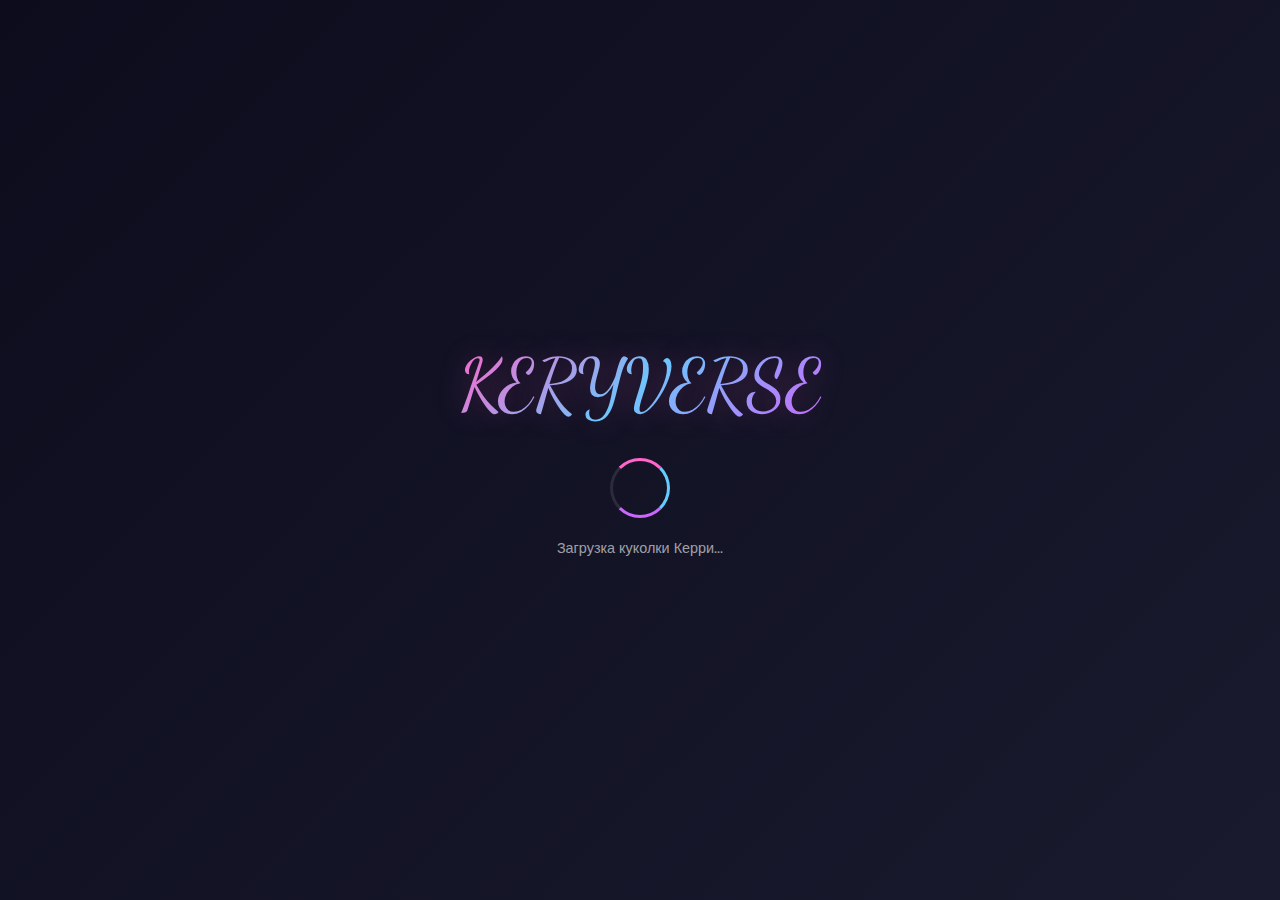
<file: index.html>
<!DOCTYPE html>
<html lang="ru">
<head>
    <meta charset="UTF-8">
    <meta name="viewport" content="width=device-width, initial-scale=1.0, maximum-scale=1.0, user-scalable=no">
    <title>KERYVERSE</title>
    <link rel="stylesheet" href="https://cdnjs.cloudflare.com/ajax/libs/font-awesome/6.4.0/css/all.min.css">
    <link href="https://fonts.googleapis.com/css2?family=Dancing+Script:wght@700&family=Poppins:wght@300;400;500;600;700&display=swap" rel="stylesheet">
    <link rel="stylesheet" href="https://cdnjs.cloudflare.com/ajax/libs/animate.css/4.1.1/animate.min.css">
    <style>
        * {
            margin: 0;
            padding: 0;
            box-sizing: border-box;
            -webkit-tap-highlight-color: transparent;
            user-select: none;
        }

        html, body {
            width: 100%;
            height: 100%;
            overflow: hidden;
            font-family: 'Poppins', sans-serif;
            background: linear-gradient(135deg, #0c0c1d 0%, #1a1a2e 50%, #16213e 100%);
            color: #fff;
            position: fixed;
            touch-action: manipulation;
        }

        /* Неоновый градиентный фон */
        body::before {
            content: '';
            position: fixed;
            top: 0;
            left: 0;
            width: 100%;
            height: 100%;
            background: 
                radial-gradient(circle at 20% 30%, rgba(255, 102, 204, 0.15) 0%, transparent 50%),
                radial-gradient(circle at 80% 70%, rgba(102, 204, 255, 0.15) 0%, transparent 50%),
                radial-gradient(circle at 40% 80%, rgba(204, 102, 255, 0.1) 0%, transparent 50%);
            z-index: -1;
            animation: gradientShift 20s ease-in-out infinite alternate;
        }

        /* Mobile Only Check */
        .desktop-warning {
            display: none;
            position: fixed;
            top: 0;
            left: 0;
            width: 100%;
            height: 100%;
            background: linear-gradient(135deg, #0c0c1d 0%, #1a1a2e 100%);
            z-index: 9999;
            flex-direction: column;
            justify-content: center;
            align-items: center;
            padding: 20px;
            text-align: center;
            color: white;
        }

        @media (min-width: 769px) {
            .desktop-warning {
                display: flex;
            }
            
            .mobile-app {
                display: none;
            }
        }

        .mobile-app {
            width: 100%;
            height: 100%;
            display: flex;
            flex-direction: column;
            background: transparent;
        }

        /* Status Bar (iOS style) */
        .status-bar {
            height: 44px;
            background: rgba(20, 20, 35, 0.9);
            backdrop-filter: blur(10px);
            display: flex;
            justify-content: space-between;
            align-items: center;
            padding: 0 20px;
            font-size: 14px;
            font-weight: 600;
            color: #fff;
            border-bottom: 1px solid rgba(255, 255, 255, 0.1);
            position: relative;
            z-index: 100;
        }

        .time {
            font-weight: 700;
            background: linear-gradient(135deg, #ff66cc, #66ccff);
            -webkit-background-clip: text;
            -webkit-text-fill-color: transparent;
        }

        .status-icons {
            display: flex;
            gap: 5px;
            color: #fff;
        }

        /* Header */
        .header {
            padding: 20px;
            text-align: center;
            position: relative;
        }

        .logo {
            font-family: 'Dancing Script', cursive;
            font-size: 3.5rem;
            font-weight: 700;
            background: linear-gradient(135deg, #ff66cc 0%, #66ccff 50%, #cc66ff 100%);
            -webkit-background-clip: text;
            -webkit-text-fill-color: transparent;
            text-shadow: 0 0 30px rgba(255, 102, 204, 0.3);
            animation: neonGlow 3s ease-in-out infinite alternate;
        }

        /* Stats Bar */
        .stats-bar {
            display: flex;
            justify-content: space-around;
            padding: 15px 20px;
            background: rgba(255, 255, 255, 0.05);
            backdrop-filter: blur(10px);
            border-radius: 20px;
            margin: 0 20px;
            box-shadow: 
                0 4px 15px rgba(0, 0, 0, 0.2),
                inset 0 1px 0 rgba(255, 255, 255, 0.1);
            position: relative;
            z-index: 10;
            border: 1px solid rgba(255, 255, 255, 0.1);
        }

        .stat-item {
            display: flex;
            flex-direction: column;
            align-items: center;
            gap: 5px;
        }

        .stat-icon {
            width: 40px;
            height: 40px;
            background: linear-gradient(135deg, #ff66cc, #66ccff);
            border-radius: 50%;
            display: flex;
            align-items: center;
            justify-content: center;
            color: white;
            font-size: 18px;
            box-shadow: 0 0 20px rgba(255, 102, 204, 0.3);
            transition: all 0.3s ease;
        }

        .stat-item:hover .stat-icon {
            transform: scale(1.1) rotate(10deg);
            box-shadow: 0 0 30px rgba(102, 204, 255, 0.5);
        }

        .stat-value {
            font-weight: 700;
            font-size: 1.1rem;
            color: #fff;
            text-shadow: 0 0 10px rgba(255, 255, 255, 0.3);
        }

        .stat-label {
            font-size: 0.7rem;
            color: rgba(255, 255, 255, 0.7);
            text-transform: uppercase;
            letter-spacing: 0.5px;
        }

        /* Main Content */
        .main-content {
            flex: 1;
            overflow-y: auto;
            -webkit-overflow-scrolling: touch;
            padding: 20px;
            padding-bottom: 100px;
        }

        /* Character Section */
        .character-section {
            background: rgba(255, 255, 255, 0.05);
            backdrop-filter: blur(10px);
            border-radius: 25px;
            padding: 25px;
            margin-bottom: 20px;
            box-shadow: 
                0 10px 30px rgba(0, 0, 0, 0.3),
                inset 0 1px 0 rgba(255, 255, 255, 0.1);
            position: relative;
            overflow: hidden;
            border: 1px solid rgba(255, 255, 255, 0.1);
        }

        .character-section::before {
            content: '';
            position: absolute;
            top: 0;
            left: 0;
            right: 0;
            height: 4px;
            background: linear-gradient(90deg, #ff66cc, #66ccff, #cc66ff);
            border-radius: 2px;
        }

        .character-container {
            display: flex;
            flex-direction: column;
            align-items: center;
            gap: 20px;
        }

        /* Улучшенная куколка Керри */
        .mobile-doll {
            position: relative;
            width: 220px;
            height: 320px;
            margin: 0 auto;
            filter: drop-shadow(0 0 20px rgba(255, 102, 204, 0.3));
            animation: float 6s ease-in-out infinite;
        }

        .doll-hair {
            position: absolute;
            width: 180px;
            height: 120px;
            background: linear-gradient(135deg, #ffd700, #ffcc66, #fffacd, #ffd700);
            border-radius: 50% 50% 40% 40%;
            top: 40px;
            left: 50%;
            transform: translateX(-50%);
            z-index: 1;
            box-shadow: 
                0 10px 25px rgba(255, 215, 0, 0.4),
                inset 0 -5px 15px rgba(0, 0, 0, 0.1);
            animation: hairShine 4s ease-in-out infinite;
        }

        .doll-face {
            position: absolute;
            width: 120px;
            height: 140px;
            background: linear-gradient(135deg, #fffacd, #fff8dc, #fffacd);
            border-radius: 45% 45% 50% 50%;
            top: 90px;
            left: 50%;
            transform: translateX(-50%);
            z-index: 2;
            box-shadow: 
                0 10px 30px rgba(0, 0, 0, 0.2),
                inset 0 5px 20px rgba(255, 255, 255, 0.9),
                inset 0 -5px 10px rgba(0, 0, 0, 0.1);
        }

        .doll-eyes {
            position: absolute;
            top: 50px;
            width: 100%;
            display: flex;
            justify-content: space-around;
            z-index: 3;
        }

        .eye {
            width: 24px;
            height: 36px;
            background: linear-gradient(135deg, #87ceeb, #66ccff, #1e90ff);
            border-radius: 50%;
            position: relative;
            overflow: hidden;
            box-shadow: 0 0 15px rgba(102, 204, 255, 0.5);
        }

        .eye::before {
            content: '';
            position: absolute;
            width: 14px;
            height: 14px;
            background: #0066cc;
            border-radius: 50%;
            top: 11px;
            left: 5px;
            animation: blink 4s infinite, sparkle 2s infinite;
        }

        .eye::after {
            content: '';
            position: absolute;
            width: 6px;
            height: 6px;
            background: white;
            border-radius: 50%;
            top: 8px;
            left: 8px;
            opacity: 0.8;
        }

        .doll-mouth {
            position: absolute;
            width: 35px;
            height: 20px;
            background: linear-gradient(135deg, #ff3366, #ff66cc);
            border-radius: 0 0 20px 20px;
            bottom: 35px;
            left: 50%;
            transform: translateX(-50%);
            z-index: 3;
            animation: smile 5s infinite, mouthGlow 3s infinite;
            box-shadow: 0 0 15px rgba(255, 102, 204, 0.5);
        }

        .doll-body {
            position: absolute;
            width: 110px;
            height: 160px;
            background: linear-gradient(135deg, #ff99cc, #ff66cc, #ff3399);
            border-radius: 40% 40% 30% 30%;
            top: 180px;
            left: 50%;
            transform: translateX(-50%);
            z-index: 1;
            box-shadow: 
                0 15px 35px rgba(255, 102, 204, 0.4),
                inset 0 -10px 20px rgba(0, 0, 0, 0.1);
            animation: bodyGlow 4s ease-in-out infinite;
        }

        .doll-dress {
            position: absolute;
            width: 140px;
            height: 120px;
            background: linear-gradient(135deg, #66ccff, #3399ff, #0066cc, #66ccff);
            border-radius: 40% 40% 20% 20%;
            top: 190px;
            left: 50%;
            transform: translateX(-50%);
            z-index: 0;
            box-shadow: 
                0 15px 35px rgba(102, 204, 255, 0.4),
                inset 0 -10px 20px rgba(0, 0, 0, 0.1);
            animation: dressFlow 5s ease-in-out infinite;
        }

        /* Украшения куколки */
        .doll-accessories {
            position: absolute;
            width: 100%;
            height: 100%;
            z-index: 4;
        }

        .hair-accessory {
            position: absolute;
            width: 30px;
            height: 30px;
            background: linear-gradient(135deg, #ff66cc, #cc66ff);
            border-radius: 50%;
            top: 50px;
            left: 50%;
            transform: translateX(-50%) rotate(45deg);
            box-shadow: 0 0 20px rgba(204, 102, 255, 0.6);
            animation: spin 10s linear infinite;
        }

        .hair-accessory::before {
            content: '✦';
            position: absolute;
            top: 50%;
            left: 50%;
            transform: translate(-50%, -50%);
            color: white;
            font-size: 18px;
        }

        /* Doll Info */
        .doll-info {
            text-align: center;
            width: 100%;
        }

        .doll-name {
            font-size: 2.2rem;
            font-weight: 700;
            background: linear-gradient(135deg, #ff66cc, #66ccff, #cc66ff);
            -webkit-background-clip: text;
            -webkit-text-fill-color: transparent;
            margin-bottom: 5px;
            text-shadow: 0 0 20px rgba(255, 102, 204, 0.3);
        }

        .doll-title {
            color: rgba(255, 255, 255, 0.7);
            font-size: 0.9rem;
            margin-bottom: 15px;
            letter-spacing: 1px;
        }

        .mood-display {
            display: inline-flex;
            align-items: center;
            gap: 10px;
            background: rgba(255, 102, 204, 0.15);
            padding: 12px 25px;
            border-radius: 50px;
            margin-bottom: 20px;
            backdrop-filter: blur(5px);
            border: 1px solid rgba(255, 102, 204, 0.3);
            box-shadow: 0 0 20px rgba(255, 102, 204, 0.2);
            animation: pulseMood 2s ease-in-out infinite;
        }

        .mood-emoji {
            font-size: 2rem;
            animation: bounce 2s infinite, rotateEmoji 5s infinite;
        }

        .mood-text {
            font-weight: 600;
            color: #ff66cc;
            text-shadow: 0 0 10px rgba(255, 102, 204, 0.5);
        }

        .doll-dialogue {
            background: rgba(102, 204, 255, 0.1);
            padding: 20px;
            border-radius: 20px;
            border-left: 4px solid #66ccff;
            font-style: italic;
            color: rgba(255, 255, 255, 0.9);
            line-height: 1.5;
            font-size: 1rem;
            backdrop-filter: blur(5px);
            box-shadow: 0 5px 15px rgba(0, 0, 0, 0.2);
            animation: fadeInUp 0.5s ease-out;
            position: relative;
            overflow: hidden;
        }

        .doll-dialogue::before {
            content: '"';
            position: absolute;
            top: 5px;
            left: 10px;
            font-size: 4rem;
            color: rgba(255, 255, 255, 0.1);
            font-family: serif;
        }

        /* Stats Cards */
        .stats-cards {
            display: grid;
            grid-template-columns: 1fr 1fr;
            gap: 15px;
            margin-bottom: 20px;
        }

        .stat-card {
            background: rgba(255, 255, 255, 0.05);
            backdrop-filter: blur(10px);
            border-radius: 20px;
            padding: 20px;
            box-shadow: 
                0 8px 25px rgba(0, 0, 0, 0.2),
                inset 0 1px 0 rgba(255, 255, 255, 0.1);
            border: 1px solid rgba(255, 255, 255, 0.1);
            transition: all 0.3s ease;
        }

        .stat-card:hover {
            transform: translateY(-5px);
            box-shadow: 
                0 15px 35px rgba(0, 0, 0, 0.3),
                inset 0 1px 0 rgba(255, 255, 255, 0.1);
            border-color: rgba(255, 102, 204, 0.3);
        }

        .stat-header {
            display: flex;
            align-items: center;
            gap: 10px;
            margin-bottom: 15px;
        }

        .stat-icon-small {
            width: 35px;
            height: 35px;
            background: linear-gradient(135deg, #ff66cc, #66ccff);
            border-radius: 10px;
            display: flex;
            align-items: center;
            justify-content: center;
            color: white;
            font-size: 16px;
            box-shadow: 0 0 15px rgba(255, 102, 204, 0.3);
        }

        .stat-name {
            font-size: 0.9rem;
            color: rgba(255, 255, 255, 0.8);
            flex: 1;
            font-weight: 500;
        }

        .stat-value-card {
            font-size: 1.6rem;
            font-weight: 700;
            color: #fff;
            text-align: center;
            margin-bottom: 10px;
            text-shadow: 0 0 10px rgba(255, 255, 255, 0.3);
        }

        .progress-bar {
            height: 8px;
            background: rgba(255, 255, 255, 0.1);
            border-radius: 4px;
            overflow: hidden;
            box-shadow: inset 0 2px 5px rgba(0, 0, 0, 0.3);
        }

        .progress-fill {
            height: 100%;
            border-radius: 4px;
            transition: width 0.8s cubic-bezier(0.34, 1.56, 0.64, 1);
            position: relative;
            overflow: hidden;
        }

        .progress-fill::after {
            content: '';
            position: absolute;
            top: 0;
            left: -100%;
            width: 100%;
            height: 100%;
            background: linear-gradient(90deg, 
                transparent, 
                rgba(255, 255, 255, 0.3), 
                transparent);
            animation: shimmer 2s infinite;
        }

        .health-bar .progress-fill { 
            background: linear-gradient(90deg, #ff3366, #ff66cc, #ff99cc);
            box-shadow: 0 0 10px rgba(255, 102, 204, 0.5);
        }
        .mood-bar .progress-fill { 
            background: linear-gradient(90deg, #66ccff, #3399ff, #0066cc);
            box-shadow: 0 0 10px rgba(102, 204, 255, 0.5);
        }
        .energy-bar .progress-fill { 
            background: linear-gradient(90deg, #ffcc00, #ff9900, #ff6600);
            box-shadow: 0 0 10px rgba(255, 204, 0, 0.5);
        }
        .xp-bar .progress-fill { 
            background: linear-gradient(90deg, #cc66ff, #9933cc, #660099);
            box-shadow: 0 0 10px rgba(204, 102, 255, 0.5);
        }

        /* Actions Grid */
        .actions-grid {
            display: grid;
            grid-template-columns: repeat(2, 1fr);
            gap: 15px;
            margin-bottom: 25px;
        }

        .action-btn {
            background: rgba(255, 255, 255, 0.05);
            backdrop-filter: blur(10px);
            border: 1px solid rgba(255, 255, 255, 0.1);
            border-radius: 20px;
            padding: 25px 15px;
            display: flex;
            flex-direction: column;
            align-items: center;
            gap: 12px;
            box-shadow: 
                0 8px 25px rgba(0, 0, 0, 0.2),
                inset 0 1px 0 rgba(255, 255, 255, 0.1);
            transition: all 0.3s ease;
            cursor: pointer;
            position: relative;
            overflow: hidden;
        }

        .action-btn::before {
            content: '';
            position: absolute;
            top: 0;
            left: 0;
            right: 0;
            bottom: 0;
            background: linear-gradient(135deg, 
                rgba(255, 102, 204, 0.1), 
                rgba(102, 204, 255, 0.1));
            opacity: 0;
            transition: opacity 0.3s ease;
        }

        .action-btn:hover::before {
            opacity: 1;
        }

        .action-btn:active {
            transform: scale(0.95) translateY(2px);
            box-shadow: 0 4px 15px rgba(0, 0, 0, 0.3);
        }

        .action-btn i {
            width: 55px;
            height: 55px;
            background: linear-gradient(135deg, #ff66cc, #66ccff);
            border-radius: 50%;
            display: flex;
            align-items: center;
            justify-content: center;
            color: white;
            font-size: 24px;
            box-shadow: 0 0 25px rgba(255, 102, 204, 0.4);
            z-index: 1;
            transition: all 0.3s ease;
        }

        .action-btn:hover i {
            transform: scale(1.1) rotate(10deg);
            box-shadow: 0 0 35px rgba(102, 204, 255, 0.6);
        }

        .action-name {
            font-weight: 600;
            color: #fff;
            font-size: 1rem;
            text-align: center;
            z-index: 1;
        }

        .action-cost {
            font-size: 0.85rem;
            color: #ffcc66;
            font-weight: 600;
            z-index: 1;
            text-shadow: 0 0 5px rgba(255, 204, 102, 0.3);
        }

        /* Shop Items */
        .shop-section {
            background: rgba(255, 255, 255, 0.05);
            backdrop-filter: blur(10px);
            border-radius: 25px;
            padding: 25px;
            margin-bottom: 20px;
            box-shadow: 
                0 10px 30px rgba(0, 0, 0, 0.3),
                inset 0 1px 0 rgba(255, 255, 255, 0.1);
            border: 1px solid rgba(255, 255, 255, 0.1);
        }

        .section-title {
            font-size: 1.4rem;
            font-weight: 700;
            color: #fff;
            margin-bottom: 20px;
            display: flex;
            align-items: center;
            gap: 12px;
            text-shadow: 0 0 10px rgba(255, 255, 255, 0.3);
        }

        .section-title i {
            color: #ff66cc;
            text-shadow: 0 0 15px rgba(255, 102, 204, 0.5);
        }

        .shop-items {
            display: grid;
            grid-template-columns: repeat(2, 1fr);
            gap: 15px;
        }

        .shop-item {
            background: rgba(255, 102, 204, 0.08);
            backdrop-filter: blur(5px);
            border-radius: 20px;
            padding: 20px;
            border: 1px solid rgba(255, 102, 204, 0.2);
            transition: all 0.3s ease;
            position: relative;
            overflow: hidden;
        }

        .shop-item::before {
            content: '';
            position: absolute;
            top: 0;
            left: 0;
            right: 0;
            bottom: 0;
            background: linear-gradient(135deg, 
                rgba(255, 102, 204, 0.1), 
                rgba(102, 204, 255, 0.1));
            opacity: 0;
            transition: opacity 0.3s ease;
        }

        .shop-item:hover::before {
            opacity: 1;
        }

        .shop-item:active {
            transform: scale(0.98);
            background: rgba(255, 102, 204, 0.15);
        }

        .item-header {
            display: flex;
            align-items: center;
            gap: 12px;
            margin-bottom: 12px;
            z-index: 1;
            position: relative;
        }

        .item-icon {
            width: 45px;
            height: 45px;
            background: linear-gradient(135deg, #ff66cc, #66ccff);
            border-radius: 12px;
            display: flex;
            align-items: center;
            justify-content: center;
            color: white;
            font-size: 20px;
            box-shadow: 0 0 20px rgba(255, 102, 204, 0.4);
        }

        .item-name {
            font-weight: 600;
            color: #fff;
            font-size: 0.95rem;
            flex: 1;
        }

        .item-price {
            font-weight: 700;
            color: #ffcc66;
            font-size: 1.2rem;
            text-shadow: 0 0 5px rgba(255, 204, 102, 0.3);
        }

        .item-desc {
            font-size: 0.85rem;
            color: rgba(255, 255, 255, 0.7);
            margin-bottom: 15px;
            line-height: 1.4;
            z-index: 1;
            position: relative;
        }

        .item-effects {
            display: flex;
            gap: 8px;
            flex-wrap: wrap;
            z-index: 1;
            position: relative;
        }

        .effect-tag {
            background: rgba(102, 204, 255, 0.15);
            color: #66ccff;
            padding: 6px 12px;
            border-radius: 12px;
            font-size: 0.75rem;
            display: flex;
            align-items: center;
            gap: 5px;
            border: 1px solid rgba(102, 204, 255, 0.3);
        }

        /* Bottom Navigation */
        .bottom-nav {
            position: fixed;
            bottom: 0;
            left: 0;
            right: 0;
            background: rgba(20, 20, 35, 0.95);
            backdrop-filter: blur(20px);
            display: flex;
            justify-content: space-around;
            padding: 15px 10px;
            border-top: 1px solid rgba(255, 255, 255, 0.1);
            box-shadow: 0 -5px 20px rgba(0, 0, 0, 0.3);
            z-index: 1000;
        }

        .nav-item {
            display: flex;
            flex-direction: column;
            align-items: center;
            gap: 6px;
            text-decoration: none;
            color: rgba(255, 255, 255, 0.5);
            transition: all 0.3s ease;
            padding: 10px 15px;
            border-radius: 15px;
            position: relative;
        }

        .nav-item::before {
            content: '';
            position: absolute;
            top: 0;
            left: 0;
            right: 0;
            bottom: 0;
            background: linear-gradient(135deg, 
                rgba(255, 102, 204, 0.1), 
                rgba(102, 204, 255, 0.1));
            border-radius: 15px;
            opacity: 0;
            transition: opacity 0.3s ease;
        }

        .nav-item.active {
            color: #ff66cc;
            background: rgba(255, 102, 204, 0.15);
            transform: translateY(-5px);
        }

        .nav-item.active::before {
            opacity: 1;
        }

        .nav-item:active {
            transform: scale(0.95);
        }

        .nav-icon {
            font-size: 22px;
            transition: all 0.3s ease;
            z-index: 1;
            position: relative;
        }

        .nav-item.active .nav-icon {
            text-shadow: 0 0 15px rgba(255, 102, 204, 0.5);
        }

        .nav-label {
            font-size: 0.75rem;
            font-weight: 600;
            z-index: 1;
            position: relative;
        }

        /* Notification */
        .notification {
            position: fixed;
            top: 100px;
            left: 20px;
            right: 20px;
            background: rgba(20, 20, 35, 0.95);
            backdrop-filter: blur(20px);
            border-radius: 20px;
            padding: 20px;
            box-shadow: 
                0 15px 40px rgba(0, 0, 0, 0.4),
                0 0 0 1px rgba(255, 255, 255, 0.1);
            transform: translateY(-100px);
            opacity: 0;
            transition: all 0.4s cubic-bezier(0.34, 1.56, 0.64, 1);
            z-index: 1001;
            border-left: 5px solid #ff66cc;
            overflow: hidden;
        }

        .notification::before {
            content: '';
            position: absolute;
            top: 0;
            left: 0;
            right: 0;
            bottom: 0;
            background: linear-gradient(135deg, 
                rgba(255, 102, 204, 0.05), 
                rgba(102, 204, 255, 0.05));
            z-index: -1;
        }

        .notification.show {
            transform: translateY(0);
            opacity: 1;
        }

        .notification-header {
            display: flex;
            align-items: center;
            gap: 12px;
            margin-bottom: 12px;
        }

        .notification-icon {
            width: 35px;
            height: 35px;
            background: linear-gradient(135deg, #ff66cc, #66ccff);
            border-radius: 50%;
            display: flex;
            align-items: center;
            justify-content: center;
            color: white;
            font-size: 16px;
            box-shadow: 0 0 20px rgba(255, 102, 204, 0.4);
        }

        .notification-title {
            font-weight: 700;
            color: #fff;
            flex: 1;
            text-shadow: 0 0 10px rgba(255, 255, 255, 0.3);
        }

        .notification-message {
            color: rgba(255, 255, 255, 0.8);
            font-size: 0.95rem;
            line-height: 1.5;
        }

        /* Loading Screen */
        .loading-screen {
            position: fixed;
            top: 0;
            left: 0;
            width: 100%;
            height: 100%;
            background: linear-gradient(135deg, #0c0c1d 0%, #1a1a2e 100%);
            display: flex;
            flex-direction: column;
            justify-content: center;
            align-items: center;
            z-index: 9999;
            transition: opacity 0.5s ease;
        }

        .loading-logo {
            font-family: 'Dancing Script', cursive;
            font-size: 4.5rem;
            background: linear-gradient(135deg, #ff66cc 0%, #66ccff 50%, #cc66ff 100%);
            -webkit-background-clip: text;
            -webkit-text-fill-color: transparent;
            margin-bottom: 30px;
            text-shadow: 0 0 30px rgba(255, 102, 204, 0.3);
            animation: pulse 1.5s infinite, neonGlow 3s infinite alternate;
        }

        .loading-spinner {
            width: 60px;
            height: 60px;
            border: 3px solid rgba(255, 255, 255, 0.1);
            border-top-color: #ff66cc;
            border-right-color: #66ccff;
            border-bottom-color: #cc66ff;
            border-radius: 50%;
            animation: spin 1.5s linear infinite;
        }

        /* Анимации */
        @keyframes neonGlow {
            0% { text-shadow: 0 0 10px rgba(255, 102, 204, 0.5), 
                             0 0 20px rgba(255, 102, 204, 0.3), 
                             0 0 30px rgba(255, 102, 204, 0.2); }
            100% { text-shadow: 0 0 15px rgba(102, 204, 255, 0.5), 
                               0 0 25px rgba(102, 204, 255, 0.3), 
                               0 0 35px rgba(102, 204, 255, 0.2); }
        }

        @keyframes gradientShift {
            0% { transform: rotate(0deg); }
            100% { transform: rotate(360deg); }
        }

        @keyframes float {
            0%, 100% { transform: translateY(0) rotate(0deg); }
            50% { transform: translateY(-20px) rotate(2deg); }
        }

        @keyframes hairShine {
            0%, 100% { 
                background: linear-gradient(135deg, #ffd700, #ffcc66, #fffacd, #ffd700);
                box-shadow: 
                    0 10px 25px rgba(255, 215, 0, 0.4),
                    inset 0 -5px 15px rgba(0, 0, 0, 0.1);
            }
            50% { 
                background: linear-gradient(135deg, #fffacd, #ffd700, #ffcc66, #fffacd);
                box-shadow: 
                    0 10px 35px rgba(255, 215, 0, 0.6),
                    inset 0 -5px 20px rgba(0, 0, 0, 0.2);
            }
        }

        @keyframes blink {
            0%, 90%, 100% { transform: scaleY(1); }
            95% { transform: scaleY(0.1); }
        }

        @keyframes sparkle {
            0%, 100% { opacity: 1; }
            50% { opacity: 0.7; }
        }

        @keyframes smile {
            0%, 80%, 100% { height: 20px; border-radius: 0 0 20px 20px; }
            85%, 95% { height: 15px; border-radius: 0 0 15px 15px; }
        }

        @keyframes mouthGlow {
            0%, 100% { box-shadow: 0 0 15px rgba(255, 102, 204, 0.5); }
            50% { box-shadow: 0 0 25px rgba(255, 102, 204, 0.8); }
        }

        @keyframes bodyGlow {
            0%, 100% { box-shadow: 
                0 15px 35px rgba(255, 102, 204, 0.4),
                inset 0 -10px 20px rgba(0, 0, 0, 0.1); 
            }
            50% { box-shadow: 
                0 15px 45px rgba(255, 102, 204, 0.6),
                inset 0 -10px 25px rgba(0, 0, 0, 0.2); 
            }
        }

        @keyframes dressFlow {
            0%, 100% { 
                background: linear-gradient(135deg, #66ccff, #3399ff, #0066cc, #66ccff);
                box-shadow: 
                    0 15px 35px rgba(102, 204, 255, 0.4),
                    inset 0 -10px 20px rgba(0, 0, 0, 0.1);
            }
            50% { 
                background: linear-gradient(135deg, #3399ff, #0066cc, #66ccff, #3399ff);
                box-shadow: 
                    0 15px 45px rgba(102, 204, 255, 0.6),
                    inset 0 -10px 25px rgba(0, 0, 0, 0.2);
            }
        }

        @keyframes spin {
            to { transform: translateX(-50%) rotate(405deg); }
        }

        @keyframes bounce {
            0%, 100% { transform: translateY(0); }
            50% { transform: translateY(-8px); }
        }

        @keyframes rotateEmoji {
            0% { transform: rotate(0deg); }
            25% { transform: rotate(5deg); }
            75% { transform: rotate(-5deg); }
            100% { transform: rotate(0deg); }
        }

        @keyframes pulseMood {
            0%, 100% { 
                box-shadow: 0 0 20px rgba(255, 102, 204, 0.2);
                transform: scale(1);
            }
            50% { 
                box-shadow: 0 0 30px rgba(255, 102, 204, 0.4);
                transform: scale(1.02);
            }
        }

        @keyframes fadeInUp {
            from { 
                opacity: 0;
                transform: translateY(20px);
            }
            to { 
                opacity: 1;
                transform: translateY(0);
            }
        }

        @keyframes shimmer {
            0% { transform: translateX(-100%); }
            100% { transform: translateX(200%); }
        }

        @keyframes pulse {
            0%, 100% { opacity: 1; transform: scale(1); }
            50% { opacity: 0.8; transform: scale(1.05); }
        }

        @keyframes spin {
            to { transform: rotate(360deg); }
        }

        /* Скрыть скроллбар */
        .main-content::-webkit-scrollbar {
            display: none;
        }

        .main-content {
            -ms-overflow-style: none;
            scrollbar-width: none;
        }

        /* Swipe indicators */
        .swipe-hint {
            position: fixed;
            bottom: 80px;
            left: 0;
            right: 0;
            text-align: center;
            color: rgba(255, 255, 255, 0.5);
            font-size: 0.85rem;
            animation: fadeInOut 2s infinite;
            pointer-events: none;
            text-shadow: 0 0 10px rgba(255, 255, 255, 0.2);
        }

        @keyframes fadeInOut {
            0%, 100% { opacity: 0.3; }
            50% { opacity: 1; }
        }

        /* Telegram Button */
        .telegram-btn {
            background: linear-gradient(135deg, #0088cc, #00aced, #0088cc);
            color: white;
            border: none;
            border-radius: 25px;
            padding: 18px;
            display: flex;
            align-items: center;
            justify-content: center;
            gap: 12px;
            font-weight: 600;
            font-size: 1.05rem;
            margin: 20px auto;
            width: calc(100% - 40px);
            box-shadow: 
                0 10px 30px rgba(0, 136, 204, 0.4),
                0 0 0 1px rgba(255, 255, 255, 0.1);
            transition: all 0.3s ease;
            position: relative;
            overflow: hidden;
            z-index: 1;
        }

        .telegram-btn::before {
            content: '';
            position: absolute;
            top: 0;
            left: 0;
            right: 0;
            bottom: 0;
            background: linear-gradient(135deg, 
                rgba(255, 255, 255, 0.1), 
                rgba(255, 255, 255, 0.05));
            opacity: 0;
            transition: opacity 0.3s ease;
            z-index: -1;
        }

        .telegram-btn:hover::before {
            opacity: 1;
        }

        .telegram-btn:active {
            transform: scale(0.98);
            box-shadow: 0 5px 20px rgba(0, 136, 204, 0.4);
        }

        /* Эффекты частиц */
        .particles {
            position: fixed;
            top: 0;
            left: 0;
            width: 100%;
            height: 100%;
            pointer-events: none;
            z-index: 0;
        }

        .particle {
            position: absolute;
            width: 2px;
            height: 2px;
            background: #ff66cc;
            border-radius: 50%;
            animation: particleFloat 20s linear infinite;
        }

        .particle:nth-child(2n) {
            background: #66ccff;
        }

        .particle:nth-child(3n) {
            background: #cc66ff;
        }

        @keyframes particleFloat {
            0% {
                transform: translateY(100vh) translateX(0) rotate(0deg);
                opacity: 0;
            }
            10% {
                opacity: 1;
            }
            90% {
                opacity: 1;
            }
            100% {
                transform: translateY(-100px) translateX(100px) rotate(360deg);
                opacity: 0;
            }
        }

        /* Адаптация */
        @media (max-height: 700px) {
            .mobile-doll {
                width: 180px;
                height: 250px;
            }
            
            .doll-hair {
                width: 150px;
                height: 100px;
                top: 30px;
            }
            
            .doll-face {
                width: 100px;
                height: 120px;
                top: 70px;
            }
            
            .doll-body {
                width: 90px;
                height: 130px;
                top: 140px;
            }
            
            .doll-dress {
                width: 120px;
                height: 100px;
                top: 150px;
            }
            
            .doll-name {
                font-size: 1.8rem;
            }
        }

        @media (max-width: 320px) {
            .stats-cards, .actions-grid, .shop-items {
                grid-template-columns: 1fr;
            }
            
            .logo {
                font-size: 3rem;
            }
            
            .mobile-doll {
                width: 160px;
                height: 220px;
            }
        }
    </style>
</head>
<body>
    <!-- Частицы для фона -->
    <div class="particles" id="particles"></div>

    <!-- Desktop Warning -->
    <div class="desktop-warning">
        <div style="font-size: 4rem; margin-bottom: 20px; animation: bounce 2s infinite;">📱</div>
        <h1 style="font-size: 2.5rem; margin-bottom: 20px; background: linear-gradient(135deg, #ff66cc, #66ccff); -webkit-background-clip: text; -webkit-text-fill-color: transparent;">KERYVERSE</h1>
        <p style="font-size: 1.2rem; max-width: 500px; line-height: 1.5; color: rgba(255, 255, 255, 0.8);">
            Эта версия игры разработана специально для мобильных устройств.
            <br><br>
            Пожалуйста, откройте игру на вашем смартфоне или планшете для наилучшего опыта.
            <br><br>
            <span style="color: #ff66cc;">✨ Куколка Керри ждёт вас! ✨</span>
        </p>
    </div>

    <!-- Mobile App -->
    <div class="mobile-app">
        <!-- Status Bar -->
        <div class="status-bar">
            <div class="time" id="currentTime">14:30</div>
            <div class="status-icons">
                <i class="fas fa-signal"></i>
                <i class="fas fa-wifi"></i>
                <i class="fas fa-battery-three-quarters"></i>
            </div>
        </div>

        <!-- Loading Screen -->
        <div class="loading-screen" id="loadingScreen">
            <div class="loading-logo">KERYVERSE</div>
            <div class="loading-spinner"></div>
            <div style="color: rgba(255, 255, 255, 0.6); margin-top: 20px; font-size: 0.9rem;">
                Загрузка куколки Керри...
            </div>
        </div>

        <!-- Notification -->
        <div class="notification" id="notification">
            <div class="notification-header">
                <div class="notification-icon">
                    <i class="fas fa-heart"></i>
                </div>
                <div class="notification-title">Добро пожаловать!</div>
            </div>
            <div class="notification-message">Керри рада видеть вас! Она сегодня особенно красивая! 💖</div>
        </div>

        <!-- Main Content -->
        <div class="main-content" id="mainContent" style="display: none;">
            <!-- Header -->
            <div class="header">
                <div class="logo">KERYVERSE</div>
            </div>

            <!-- Stats Bar -->
            <div class="stats-bar">
                <div class="stat-item">
                    <div class="stat-icon">
                        <i class="fas fa-coins"></i>
                    </div>
                    <div class="stat-value" id="coinsStat">1,250</div>
                    <div class="stat-label">Coins</div>
                </div>
                <div class="stat-item">
                    <div class="stat-icon">
                        <i class="fas fa-gem"></i>
                    </div>
                    <div class="stat-value" id="gemsStat">25</div>
                    <div class="stat-label">Gems</div>
                </div>
                <div class="stat-item">
                    <div class="stat-icon">
                        <i class="fas fa-crown"></i>
                    </div>
                    <div class="stat-value" id="levelStat">12</div>
                    <div class="stat-label">Level</div>
                </div>
            </div>

            <!-- Character Section -->
            <div class="character-section">
                <div class="character-container">
                    <div class="mobile-doll">
                        <div class="doll-hair"></div>
                        <div class="doll-face">
                            <div class="doll-eyes">
                                <div class="eye left"></div>
                                <div class="eye right"></div>
                            </div>
                            <div class="doll-mouth"></div>
                        </div>
                        <div class="doll-dress"></div>
                        <div class="doll-body"></div>
                        <div class="doll-accessories">
                            <div class="hair-accessory"></div>
                        </div>
                    </div>
                    
                    <div class="doll-info">
                        <div class="doll-name">Kerry Doll</div>
                        <div class="doll-title">Blonde Princess • Level 12 • VIP</div>
                        
                        <div class="mood-display">
                            <div class="mood-emoji" id="moodEmoji">💖</div>
                            <div class="mood-text" id="moodText">Ecstatic</div>
                        </div>
                        
                        <div class="doll-dialogue" id="dialogueText">
                            Привет! Я Керри, твоя идеальная куколка! Я обожаю, когда ты заботишься обо мне! Давай сделаем этот день волшебным! ✨
                        </div>
                    </div>
                </div>
            </div>

            <!-- Stats Cards -->
            <div class="stats-cards">
                <div class="stat-card">
                    <div class="stat-header">
                        <div class="stat-icon-small">
                            <i class="fas fa-heart"></i>
                        </div>
                        <div class="stat-name">Health</div>
                    </div>
                    <div class="stat-value-card" id="healthValue">85%</div>
                    <div class="progress-bar health-bar">
                        <div class="progress-fill" id="healthBar" style="width: 85%;"></div>
                    </div>
                </div>
                
                <div class="stat-card">
                    <div class="stat-header">
                        <div class="stat-icon-small">
                            <i class="fas fa-smile"></i>
                        </div>
                        <div class="stat-name">Mood</div>
                    </div>
                    <div class="stat-value-card" id="moodValue">92%</div>
                    <div class="progress-bar mood-bar">
                        <div class="progress-fill" id="moodBar" style="width: 92%;"></div>
                    </div>
                </div>
                
                <div class="stat-card">
                    <div class="stat-header">
                        <div class="stat-icon-small">
                            <i class="fas fa-bolt"></i>
                        </div>
                        <div class="stat-name">Energy</div>
                    </div>
                    <div class="stat-value-card" id="energyValue">78%</div>
                    <div class="progress-bar energy-bar">
                        <div class="progress-fill" id="energyBar" style="width: 78%;"></div>
                    </div>
                </div>
                
                <div class="stat-card">
                    <div class="stat-header">
                        <div class="stat-icon-small">
                            <i class="fas fa-star"></i>
                        </div>
                        <div class="stat-name">Experience</div>
                    </div>
                    <div class="stat-value-card" id="xpValue">750/1000</div>
                    <div class="progress-bar xp-bar">
                        <div class="progress-fill" id="xpBar" style="width: 75%;"></div>
                    </div>
                </div>
            </div>

            <!-- Actions Grid -->
            <div class="section-title">
                <i class="fas fa-magic"></i>
                Actions
            </div>
            <div class="actions-grid">
                <button class="action-btn" onclick="performAction('feed')">
                    <i class="fas fa-cookie-bite"></i>
                    <div class="action-name">Feed</div>
                    <div class="action-cost">-15 Coins</div>
                </button>
                
                <button class="action-btn" onclick="performAction('play')">
                    <i class="fas fa-gamepad"></i>
                    <div class="action-name">Play</div>
                    <div class="action-cost">-5 Energy</div>
                </button>
                
                <button class="action-btn" onclick="performAction('beauty')">
                    <i class="fas fa-spa"></i>
                    <div class="action-name">Beauty</div>
                    <div class="action-cost">-25 Coins</div>
                </button>
                
                <button class="action-btn" onclick="performAction('study')">
                    <i class="fas fa-book"></i>
                    <div class="action-name">Study</div>
                    <div class="action-cost">-10 Energy</div>
                </button>
                
                <button class="action-btn" onclick="performAction('rest')">
                    <i class="fas fa-bed"></i>
                    <div class="action-name">Rest</div>
                    <div class="action-cost">FREE</div>
                </button>
                
                <button class="action-btn" onclick="performAction('hug')">
                    <i class="fas fa-heart"></i>
                    <div class="action-name">Hug</div>
                    <div class="action-cost">FREE</div>
                </button>
            </div>

            <!-- Shop Section -->
            <div class="shop-section">
                <div class="section-title">
                    <i class="fas fa-shopping-bag"></i>
                    Shop
                </div>
                <div class="shop-items">
                    <div class="shop-item" onclick="buyItem('dress')">
                        <div class="item-header">
                            <div class="item-icon">
                                <i class="fas fa-tshirt"></i>
                            </div>
                            <div class="item-name">Pink Dress</div>
                            <div class="item-price">120</div>
                        </div>
                        <div class="item-desc">Beautiful pink dress for Kerry</div>
                        <div class="item-effects">
                            <span class="effect-tag">
                                <i class="fas fa-smile"></i> +15 Mood
                            </span>
                        </div>
                    </div>
                    
                    <div class="shop-item" onclick="buyItem('hair')">
                        <div class="item-header">
                            <div class="item-icon">
                                <i class="fas fa-star"></i>
                            </div>
                            <div class="item-name">Hair Accessory</div>
                            <div class="item-price">80</div>
                        </div>
                        <div class="item-desc">Sparkling hair accessory</div>
                        <div class="item-effects">
                            <span class="effect-tag">
                                <i class="fas fa-heart"></i> +10 Health
                            </span>
                        </div>
                    </div>
                    
                    <div class="shop-item" onclick="buyItem('guide')">
                        <div class="item-header">
                            <div class="item-icon">
                                <i class="fas fa-book"></i>
                            </div>
                            <div class="item-name">Beauty Guide</div>
                            <div class="item-price">2 <i class="fas fa-gem"></i></div>
                        </div>
                        <div class="item-desc">Premium beauty techniques</div>
                        <div class="item-effects">
                            <span class="effect-tag">
                                <i class="fas fa-star"></i> +50 XP
                            </span>
                        </div>
                    </div>
                    
                    <div class="shop-item" onclick="buyItem('perfume')">
                        <div class="item-header">
                            <div class="item-icon">
                                <i class="fas fa-wind"></i>
                            </div>
                            <div class="item-name">Perfume</div>
                            <div class="item-price">150</div>
                        </div>
                        <div class="item-desc">Lovely floral perfume</div>
                        <div class="item-effects">
                            <span class="effect-tag">
                                <i class="fas fa-smile"></i> +20 Mood
                            </span>
                        </div>
                    </div>
                </div>
            </div>

            <!-- Telegram Button -->
            <button class="telegram-btn" onclick="connectTelegram()">
                <i class="fab fa-telegram"></i>
                Connect Telegram for Rewards
            </button>

            <!-- Swipe Hint -->
            <div class="swipe-hint">
                <i class="fas fa-chevron-up"></i> Swipe up for more
            </div>
        </div>

        <!-- Bottom Navigation -->
        <div class="bottom-nav">
            <a href="#" class="nav-item active" onclick="switchTab('home')">
                <div class="nav-icon">🏠</div>
                <div class="nav-label">Home</div>
            </a>
            <a href="#" class="nav-item" onclick="switchTab('shop')">
                <div class="nav-icon">🛍️</div>
                <div class="nav-label">Shop</div>
            </a>
            <a href="#" class="nav-item" onclick="switchTab('quests')">
                <div class="nav-icon">🎯</div>
                <div class="nav-label">Quests</div>
            </a>
            <a href="#" class="nav-item" onclick="switchTab('profile')">
                <div class="nav-icon">👤</div>
                <div class="nav-label">Profile</div>
            </a>
        </div>
    </div>

    <script>
        // Инициализация частиц
        function initParticles() {
            const particlesContainer = document.getElementById('particles');
            const particleCount = 30;
            
            for (let i = 0; i < particleCount; i++) {
                const particle = document.createElement('div');
                particle.className = 'particle';
                
                // Случайные начальные позиции
                const left = Math.random() * 100;
                const size = Math.random() * 3 + 1;
                const duration = Math.random() * 20 + 10;
                const delay = Math.random() * 10;
                
                particle.style.left = `${left}%`;
                particle.style.width = `${size}px`;
                particle.style.height = `${size}px`;
                particle.style.animationDelay = `${delay}s`;
                particle.style.animationDuration = `${duration}s`;
                
                particlesContainer.appendChild(particle);
            }
        }

        // Game State
        const gameState = {
            coins: 1250,
            gems: 25,
            level: 12,
            health: 85,
            mood: 92,
            energy: 78,
            xp: 750,
            xpNeeded: 1000,
            dollMood: 'ecstatic',
            inventory: [],
            lastPlay: Date.now()
        };

        // Диалоги Керри
        const dialogues = [
            "Привет! Я Керри, твоя идеальная куколка! Я обожаю, когда ты заботишься обо мне! Давай сделаем этот день волшебным! ✨",
            "Сегодня отличный день для ухода за собой! Хочешь сделать мне новую причёску? 💇‍♀️",
            "Спасибо, что заботишься обо мне! Я так счастлива! Ты лучший хозяин в мире! 😊",
            "Хочешь поиграть? У меня есть идеи для весёлых игр! Может, устроим чаепитие? 🎮",
            "Красота требует ухода, но это так приятно! Я обожаю спа1процедуры! 💅",
            "Я обожаю новые платья и аксессуары! Может, купим что-нибудь красивое? 🛍️",
            "Обнимашки делают день лучше! Давай обнимемся! Ты такой тёплый! 🤗",
            "Посмотри на моё новое платье! Оно идеально мне подходит, правда? 👗",
            "Я чувствую себя особенной, когда ты со мной! Ты делаешь меня счастливой! 💖",
            "Мне нравится, как ты заботишься обо мне! Я самая счастливая куколка в мире! 🥰"
        ];

        // Инициализация при загрузке
        document.addEventListener('DOMContentLoaded', function() {
            // Создание частиц
            initParticles();
            
            // Обновление времени
            updateTime();
            setInterval(updateTime, 60000);
            
            // Загрузка игры
            loadGame();
            
            // Скрытие загрузочного экрана через 2 секунды
            setTimeout(() => {
                const loadingScreen = document.getElementById('loadingScreen');
                loadingScreen.style.opacity = '0';
                setTimeout(() => {
                    loadingScreen.style.display = 'none';
                    document.getElementById('mainContent').style.display = 'block';
                    showNotification('Добро пожаловать в KERYVERSE!', 'Ваша куколка Керри ждёт заботы! Она сегодня особенно красивая! ✨');
                    updateDialogue();
                    updateUI();
                    
                    // Автоматическое приветствие
                    setTimeout(() => {
                        showNotification('Совет от Керри', 'Нажми на меня, чтобы увидеть мою реакцию! 👆');
                    }, 2000);
                }, 500);
            }, 2000);
            
            // Тактильная обратная связь для кнопок
            document.querySelectorAll('.action-btn, .shop-item, .nav-item').forEach(btn => {
                btn.addEventListener('touchstart', function() {
                    this.style.transform = 'scale(0.98)';
                });
                
                btn.addEventListener('touchend', function() {
                    this.style.transform = '';
                });
            });
            
            // Взаимодействие с куколкой
            const doll = document.querySelector('.mobile-doll');
            doll.addEventListener('click', function() {
                const reactions = [
                    { text: "Ой, щекотно! Ты такой весёлый! 😄", mood: 5 },
                    { text: "Мне нравятся твои прикосновения! Они такие нежные! 💕", mood: 7 },
                    { text: "Ты делаешь меня счастливой! Я сияю от радости! ✨", mood: 8 },
                    { text: "Давай обнимемся! Ты пахнешь так приятно! 🤗", mood: 6 },
                    { text: "Ты лучший хозяин! Я так тебя люблю! 🥰", mood: 10 }
                ];
                
                const reaction = reactions[Math.floor(Math.random() * reactions.length)];
                updateDialogue(reaction.text);
                increaseMood(reaction.mood);
                createTouchEffect();
                createSparkleEffect(doll);
                
                // Вибрация на мобильных устройствах
                if (navigator.vibrate) {
                    navigator.vibrate(50);
                }
            });
            
            // Автоматическое уменьшение показателей
            setInterval(() => {
                const now = Date.now();
                const hoursPassed = (now - gameState.lastPlay) / (1000 * 60 * 60);
                
                if (hoursPassed >= 1) {
                    if (gameState.health > 20) gameState.health -= 0.5;
                    if (gameState.mood > 20) gameState.mood -= 0.8;
                    if (gameState.energy > 20) gameState.energy -= 1;
                    
                    updateUI();
                    updateMoodDisplay();
                    saveGame();
                    gameState.lastPlay = now;
                }
            }, 60000); // Проверка каждую минуту
        });

        // Обновление времени
        function updateTime() {
            const now = new Date();
            const hours = now.getHours().toString().padStart(2, '0');
            const minutes = now.getMinutes().toString().padStart(2, '0');
            document.getElementById('currentTime').textContent = `${hours}:${minutes}`;
        }

        // Обновление интерфейса
        function updateUI() {
            document.getElementById('coinsStat').textContent = gameState.coins.toLocaleString();
            document.getElementById('gemsStat').textContent = gameState.gems;
            document.getElementById('levelStat').textContent = gameState.level;
            document.getElementById('healthValue').textContent = `${Math.round(gameState.health)}%`;
            document.getElementById('moodValue').textContent = `${Math.round(gameState.mood)}%`;
            document.getElementById('energyValue').textContent = `${Math.round(gameState.energy)}%`;
            document.getElementById('xpValue').textContent = `${Math.round(gameState.xp)}/${gameState.xpNeeded}`;
            
            // Обновление прогресс-баров с анимацией
            animateProgressBar('healthBar', gameState.health);
            animateProgressBar('moodBar', gameState.mood);
            animateProgressBar('energyBar', gameState.energy);
            animateProgressBar('xpBar', (gameState.xp / gameState.xpNeeded) * 100);
        }

        // Анимация прогресс-бара
        function animateProgressBar(barId, targetValue) {
            const bar = document.getElementById(barId);
            const currentWidth = parseFloat(bar.style.width) || 0;
            const diff = Math.abs(targetValue - currentWidth);
            
            if (diff > 0.5) {
                bar.style.width = `${targetValue}%`;
            }
        }

        // Обновление настроения
        function updateMoodDisplay() {
            const moodEmoji = document.getElementById('moodEmoji');
            const moodText = document.getElementById('moodText');
            const mouth = document.querySelector('.doll-mouth');
            const eyes = document.querySelectorAll('.eye');
            
            if (gameState.mood >= 90) {
                moodEmoji.textContent = '💖';
                moodText.textContent = 'Ecstatic';
                mouth.style.background = 'linear-gradient(135deg, #ff3366, #ff66cc)';
                eyes.forEach(eye => {
                    eye.style.boxShadow = '0 0 20px rgba(102, 204, 255, 0.6)';
                });
                gameState.dollMood = 'ecstatic';
            } else if (gameState.mood >= 70) {
                moodEmoji.textContent = '😊';
                moodText.textContent = 'Happy';
                mouth.style.background = 'linear-gradient(135deg, #ff66cc, #ff99cc)';
                eyes.forEach(eye => {
                    eye.style.boxShadow = '0 0 15px rgba(102, 204, 255, 0.5)';
                });
                gameState.dollMood = 'happy';
            } else if (gameState.mood >= 50) {
                moodEmoji.textContent = '🙂';
                moodText.textContent = 'Good';
                mouth.style.background = 'linear-gradient(135deg, #ff99cc, #ffcccc)';
                eyes.forEach(eye => {
                    eye.style.boxShadow = '0 0 10px rgba(102, 204, 255, 0.4)';
                });
                gameState.dollMood = 'good';
            } else if (gameState.mood >= 30) {
                moodEmoji.textContent = '😐';
                moodText.textContent = 'Okay';
                mouth.style.background = 'linear-gradient(135deg, #ccccff, #9999ff)';
                mouth.style.borderRadius = '20px';
                eyes.forEach(eye => {
                    eye.style.boxShadow = '0 0 5px rgba(102, 204, 255, 0.3)';
                });
                gameState.dollMood = 'okay';
            } else {
                moodEmoji.textContent = '😔';
                moodText.textContent = 'Sad';
                mouth.style.background = 'linear-gradient(135deg, #9999ff, #6666ff)';
                mouth.style.borderRadius = '20px 20px 0 0';
                mouth.style.transform = 'translateX(-50%) rotate(180deg)';
                eyes.forEach(eye => {
                    eye.style.boxShadow = '0 0 5px rgba(102, 204, 255, 0.2)';
                });
                gameState.dollMood = 'sad';
            }
        }

        // Обновление диалога
        function updateDialogue(customText) {
            const dialogue = document.getElementById('dialogueText');
            dialogue.style.opacity = '0';
            
            setTimeout(() => {
                dialogue.textContent = customText || dialogues[Math.floor(Math.random() * dialogues.length)];
                dialogue.style.opacity = '1';
                
                // Добавляем анимацию
                dialogue.classList.remove('animate__animated', 'animate__fadeInUp');
                void dialogue.offsetWidth; // Trigger reflow
                dialogue.classList.add('animate__animated', 'animate__fadeInUp');
            }, 200);
        }

        // Выполнение действия
        function performAction(action) {
            let success = false;
            let message = '';
            
            switch(action) {
                case 'feed':
                    if (gameState.coins >= 15) {
                        gameState.coins -= 15;
                        gameState.health = Math.min(100, gameState.health + 10);
                        gameState.mood = Math.min(100, gameState.mood + 8);
                        gameState.xp += 20;
                        message = 'Керри покормлена! +10 Health, +8 Mood';
                        updateDialogue("Вкусно! Спасибо за еду! Я обожаю твою заботу! 🍰");
                        success = true;
                    } else {
                        showNotification('Недостаточно монет!', 'Нужно 15 монет', 'error');
                    }
                    break;
                    
                case 'play':
                    if (gameState.energy >= 5) {
                        gameState.energy -= 5;
                        gameState.mood = Math.min(100, gameState.mood + 15);
                        gameState.xp += 25;
                        message = 'Весело поиграли! +15 Mood, -5 Energy';
                        updateDialogue("Было так весело! Ты самый лучший партнёр для игр! Давай ещё! 🎮");
                        success = true;
                    } else {
                        showNotification('Мало энергии!', 'Керри устала, дай ей отдохнуть', 'warning');
                    }
                    break;
                    
                case 'beauty':
                    if (gameState.coins >= 25) {
                        gameState.coins -= 25;
                        gameState.mood = Math.min(100, gameState.mood + 20);
                        gameState.xp += 35;
                        message = 'Уход завершён! +20 Mood';
                        updateDialogue("Я чувствую себя прекрасно! Ты настоящий мастер красоты! 💅");
                        success = true;
                    } else {
                        showNotification('Недостаточно монет!', 'Нужно 25 монет', 'error');
                    }
                    break;
                    
                case 'study':
                    if (gameState.energy >= 10) {
                        gameState.energy -= 10;
                        gameState.xp += 40;
                        message = 'Урок завершён! +40 XP, -10 Energy';
                        updateDialogue("Я узнала много нового! Ты отличный учитель! 📚");
                        success = true;
                    } else {
                        showNotification('Мало энергии!', 'Нужно отдохнуть', 'warning');
                    }
                    break;
                    
                case 'rest':
                    gameState.energy = Math.min(100, gameState.energy + 25);
                    gameState.health = Math.min(100, gameState.health + 5);
                    message = 'Керри отдохнула! +25 Energy, +5 Health';
                    updateDialogue("Я выспалась и полна сил! Теперь я готова к новым приключениям! 💤");
                    success = true;
                    break;
                    
                case 'hug':
                    increaseMood(10);
                    message = 'Обнимашки! +10 Mood';
                    updateDialogue("Обнимашки самые лучшие! Ты такой тёплый и заботливый! 🤗");
                    success = true;
                    break;
            }
            
            if (success) {
                showNotification('Успех!', message);
                checkLevelUp();
                updateUI();
                updateMoodDisplay();
                saveGame();
                createActionEffect(event.target);
                gameState.lastPlay = Date.now();
            }
        }

        // Покупка предмета
        function buyItem(item) {
            const prices = {
                'dress': { coins: 120, mood: 15, xp: 30 },
                'hair': { coins: 80, health: 10, xp: 25 },
                'guide': { gems: 2, xp: 50 },
                'perfume': { coins: 150, mood: 20, xp: 35 }
            };
            
            const itemData = prices[item];
            let success = false;
            
            if (item === 'guide') {
                if (gameState.gems >= itemData.gems) {
                    gameState.gems -= itemData.gems;
                    gameState.xp += itemData.xp;
                    showNotification('Гайд куплен!', `+${itemData.xp} XP`);
                    updateDialogue("Спасибо за полезный гайд! Теперь я знаю все секреты красоты! 📖");
                    success = true;
                } else {
                    showNotification('Недостаточно алмазов!', `Нужно ${itemData.gems} алмаза`, 'error');
                }
            } else {
                if (gameState.coins >= itemData.coins) {
                    gameState.coins -= itemData.coins;
                    
                    if (itemData.mood) {
                        gameState.mood = Math.min(100, gameState.mood + itemData.mood);
                    }
                    if (itemData.health) {
                        gameState.health = Math.min(100, gameState.health + itemData.health);
                    }
                    if (itemData.xp) {
                        gameState.xp += itemData.xp;
                    }
                    
                    // Добавляем предмет в инвентарь
                    if (!gameState.inventory.includes(item)) {
                        gameState.inventory.push(item);
                    }
                    
                    showNotification('Покупка совершена!', `Предмет добавлен в инвентарь!`);
                    updateDialogue("Спасибо за подарок! Я обожаю его! Ты самый щедрый! 🎁");
                    success = true;
                } else {
                    showNotification('Недостаточно монет!', `Нужно ${itemData.coins} монет`, 'error');
                }
            }
            
            if (success) {
                updateUI();
                saveGame();
                createPurchaseEffect(event.target);
                gameState.lastPlay = Date.now();
            }
        }

        // Увеличение настроения
        function increaseMood(amount) {
            gameState.mood = Math.min(100, gameState.mood + amount);
            updateMoodDisplay();
            updateUI();
        }

        // Проверка повышения уровня
        function checkLevelUp() {
            if (gameState.xp >= gameState.xpNeeded) {
                gameState.level++;
                gameState.xp -= gameState.xpNeeded;
                gameState.xpNeeded = Math.floor(gameState.xpNeeded * 1.2);
                gameState.coins += gameState.level * 50;
                gameState.gems += 1;
                
                showNotification('Уровень повышен!', `Теперь уровень ${gameState.level}! Получено: ${gameState.level * 50} монет, 1 алмаз`);
                updateDialogue(`Ура! Я достигла ${gameState.level} уровня! Спасибо, что помогаешь мне расти! 🎉`);
                createLevelUpEffect();
            }
        }

        // Подключение Telegram
        function connectTelegram() {
            gameState.coins += 100;
            gameState.gems += 2;
            showNotification('Telegram подключён!', '+100 Coins, +2 Gems');
            updateDialogue("Теперь мы можем общаться в Telegram! Это так удобно! 📱");
            updateUI();
            saveGame();
            gameState.lastPlay = Date.now();
        }

        // Переключение вкладок
        function switchTab(tab) {
            event.preventDefault();
            document.querySelectorAll('.nav-item').forEach(item => {
                item.classList.remove('active');
            });
            event.currentTarget.classList.add('active');
            
            // Простое переключение вкладок
            const tabNames = {
                'home': 'Главная',
                'shop': 'Магазин',
                'quests': 'Задания',
                'profile': 'Профиль'
            };
            
            showNotification(`${tabNames[tab]}`, 'Этот раздел скоро будет доступен!');
        }

        // Показать уведомление
        function showNotification(title, message, type = 'success') {
            const notification = document.getElementById('notification');
            const icon = notification.querySelector('.notification-icon i');
            const titleEl = notification.querySelector('.notification-title');
            const messageEl = notification.querySelector('.notification-message');
            
            // Установка иконки в зависимости от типа
            switch(type) {
                case 'success':
                    icon.className = 'fas fa-check';
                    notification.style.borderLeftColor = '#4cd964';
                    break;
                case 'error':
                    icon.className = 'fas fa-times';
                    notification.style.borderLeftColor = '#ff3b30';
                    break;
                case 'warning':
                    icon.className = 'fas fa-exclamation';
                    notification.style.borderLeftColor = '#ffcc00';
                    break;
            }
            
            titleEl.textContent = title;
            messageEl.textContent = message;
            
            notification.classList.add('show');
            
            setTimeout(() => {
                notification.classList.remove('show');
            }, 3000);
        }

        // Создание эффектов
        function createTouchEffect() {
            const doll = document.querySelector('.mobile-doll');
            const hearts = ['💖', '💕', '💗', '💓', '💞'];
            
            for (let i = 0; i < 5; i++) {
                setTimeout(() => {
                    const heart = document.createElement('div');
                    heart.textContent = hearts[i];
                    heart.style.position = 'absolute';
                    heart.style.fontSize = '24px';
                    heart.style.left = `${40 + Math.random() * 20}%`;
                    heart.style.top = `${40 + Math.random() * 20}%`;
                    heart.style.opacity = '0';
                    heart.style.zIndex = '100';
                    heart.style.animation = `floatUp 1.5s ease-out ${i * 0.1}s forwards`;
                    
                    doll.appendChild(heart);
                    setTimeout(() => heart.remove(), 1500);
                }, i * 100);
            }
            
            // Добавляем анимацию floatUp
            if (!document.querySelector('#floatUp')) {
                const style = document.createElement('style');
                style.id = 'floatUp';
                style.textContent = `
                    @keyframes floatUp {
                        0% { 
                            transform: translateY(0) rotate(0deg); 
                            opacity: 1; 
                        }
                        100% { 
                            transform: translateY(-100px) rotate(20deg); 
                            opacity: 0; 
                        }
                    }
                `;
                document.head.appendChild(style);
            }
        }

        function createSparkleEffect(element) {
            const sparkles = ['✨', '🌟', '⭐', '🌠'];
            
            for (let i = 0; i < 3; i++) {
                setTimeout(() => {
                    const sparkle = document.createElement('div');
                    sparkle.textContent = sparkles[Math.floor(Math.random() * sparkles.length)];
                    sparkle.style.position = 'absolute';
                    sparkle.style.fontSize = '20px';
                    sparkle.style.left = `${Math.random() * 100}%`;
                    sparkle.style.top = `${Math.random() * 100}%`;
                    sparkle.style.opacity = '0.9';
                    sparkle.style.zIndex = '50';
                    sparkle.style.animation = `sparklePop 0.8s ease-out forwards`;
                    
                    element.appendChild(sparkle);
                    setTimeout(() => sparkle.remove(), 800);
                }, i * 150);
            }
            
            // Добавляем анимацию sparklePop
            if (!document.querySelector('#sparklePop')) {
                const style = document.createElement('style');
                style.id = 'sparklePop';
                style.textContent = `
                    @keyframes sparklePop {
                        0% { 
                            transform: scale(0) rotate(0deg); 
                            opacity: 0; 
                        }
                        50% { 
                            transform: scale(1.2) rotate(180deg); 
                            opacity: 1; 
                        }
                        100% { 
                            transform: scale(0) rotate(360deg); 
                            opacity: 0; 
                        }
                    }
                `;
                document.head.appendChild(style);
            }
        }

        function createActionEffect(button) {
            button.style.transform = 'scale(0.95)';
            
            // Создаем эффект волны
            const wave = document.createElement('div');
            wave.style.position = 'absolute';
            wave.style.width = '100%';
            wave.style.height = '100%';
            wave.style.background = 'radial-gradient(circle, rgba(255,255,255,0.3) 0%, transparent 70%)';
            wave.style.borderRadius = '20px';
            wave.style.top = '0';
            wave.style.left = '0';
            wave.style.opacity = '0';
            wave.style.animation = 'waveEffect 0.6s ease-out';
            
            button.appendChild(wave);
            setTimeout(() => {
                button.style.transform = '';
                wave.remove();
            }, 600);
            
            // Добавляем анимацию waveEffect
            if (!document.querySelector('#waveEffect')) {
                const style = document.createElement('style');
                style.id = 'waveEffect';
                style.textContent = `
                    @keyframes waveEffect {
                        0% { 
                            transform: scale(0.8); 
                            opacity: 1; 
                        }
                        100% { 
                            transform: scale(2); 
                            opacity: 0; 
                        }
                    }
                `;
                document.head.appendChild(style);
            }
        }

        function createPurchaseEffect(item) {
            item.style.transform = 'scale(0.95)';
            
            // Эффект блеска
            const shine = document.createElement('div');
            shine.style.position = 'absolute';
            shine.style.width = '100%';
            shine.style.height = '100%';
            shine.style.background = 'linear-gradient(135deg, rgba(255,255,255,0) 0%, rgba(255,255,255,0.4) 50%, rgba(255,255,255,0) 100%)';
            shine.style.top = '0';
            shine.style.left = '-100%';
            shine.style.animation = 'shineEffect 0.8s ease-out';
            
            item.appendChild(shine);
            setTimeout(() => {
                item.style.transform = '';
                shine.remove();
            }, 800);
            
            // Добавляем анимацию shineEffect
            if (!document.querySelector('#shineEffect')) {
                const style = document.createElement('style');
                style.id = 'shineEffect';
                style.textContent = `
                    @keyframes shineEffect {
                        0% { left: -100%; }
                        100% { left: 100%; }
                    }
                `;
                document.head.appendChild(style);
            }
        }

        function createLevelUpEffect() {
            // Эффект фейерверка
            const container = document.querySelector('.character-section');
            const colors = ['#ff66cc', '#66ccff', '#cc66ff', '#ffcc66'];
            
            for (let i = 0; i < 15; i++) {
                setTimeout(() => {
                    const particle = document.createElement('div');
                    particle.style.position = 'absolute';
                    particle.style.width = '8px';
                    particle.style.height = '8px';
                    particle.style.background = colors[Math.floor(Math.random() * colors.length)];
                    particle.style.borderRadius = '50%';
                    particle.style.left = '50%';
                    particle.style.top = '50%';
                    particle.style.boxShadow = '0 0 10px currentColor';
                    particle.style.zIndex = '100';
                    particle.style.animation = `firework 1s ease-out forwards`;
                    
                    container.appendChild(particle);
                    setTimeout(() => particle.remove(), 1000);
                }, i * 50);
            }
            
            // Добавляем анимацию firework
            if (!document.querySelector('#firework')) {
                const style = document.createElement('style');
                style.id = 'firework';
                style.textContent = `
                    @keyframes firework {
                        0% { 
                            transform: translate(-50%, -50%) scale(0); 
                            opacity: 1; 
                        }
                        50% { 
                            transform: translate(${Math.random() * 100 - 50}px, ${Math.random() * 100 - 50}px) scale(1); 
                            opacity: 1; 
                        }
                        100% { 
                            transform: translate(${Math.random() * 200 - 100}px, ${Math.random() * 200 - 100}px) scale(0); 
                            opacity: 0; 
                        }
                    }
                `;
                document.head.appendChild(style);
            }
        }

        // Сохранение/загрузка игры
        function saveGame() {
            const saveData = {
                ...gameState,
                saveTime: Date.now()
            };
            localStorage.setItem('keryverse_mobile_save', JSON.stringify(saveData));
        }

        function loadGame() {
            const saved = localStorage.getItem('keryverse_mobile_save');
            if (saved) {
                try {
                    const loaded = JSON.parse(saved);
                    
                    // Проверяем, когда было последнее сохранение
                    const now = Date.now();
                    const hoursPassed = (now - loaded.saveTime) / (1000 * 60 * 60);
                    
                    // Если прошло больше 2 часов, немного снижаем показатели
                    if (hoursPassed > 2) {
                        const decay = Math.min(hoursPassed * 0.5, 30); // Максимум 30% снижения
                        loaded.health = Math.max(20, loaded.health - decay);
                        loaded.mood = Math.max(20, loaded.mood - decay * 1.2);
                        loaded.energy = Math.max(20, loaded.energy - decay * 1.5);
                    }
                    
                    Object.assign(gameState, loaded);
                    gameState.lastPlay = now;
                    updateUI();
                    updateMoodDisplay();
                } catch (e) {
                    console.log('Ошибка загрузки сохранения:', e);
                }
            }
        }

        // Предотвращение pull-to-refresh на мобильных
        let touchStartY = 0;
        document.addEventListener('touchstart', e => {
            touchStartY = e.touches[0].clientY;
        }, { passive: true });

        document.addEventListener('touchmove', e => {
            const touchY = e.touches[0].clientY;
            const scrolledToTop = document.querySelector('.main-content').scrollTop === 0;
            const isPullDown = touchY > touchStartY;
            
            if (scrolledToTop && isPullDown) {
                e.preventDefault();
            }
        }, { passive: false });

        // Предотвращение зума двойным тапом
        let lastTouchEnd = 0;
        document.addEventListener('touchend', function(event) {
            const now = Date.now();
            if (now - lastTouchEnd <= 300) {
                event.preventDefault();
            }
            lastTouchEnd = now;
        }, false);

        // Анимация приветствия при первом посещении
        if (!localStorage.getItem('keryverse_first_visit')) {
            localStorage.setItem('keryverse_first_visit', 'true');
            setTimeout(() => {
                showNotification('Добро пожаловать!', 'Нажми на куколку Керри, чтобы взаимодействовать с ней!');
            }, 3000);
        }
    </script>
</body>
</html>
</file>
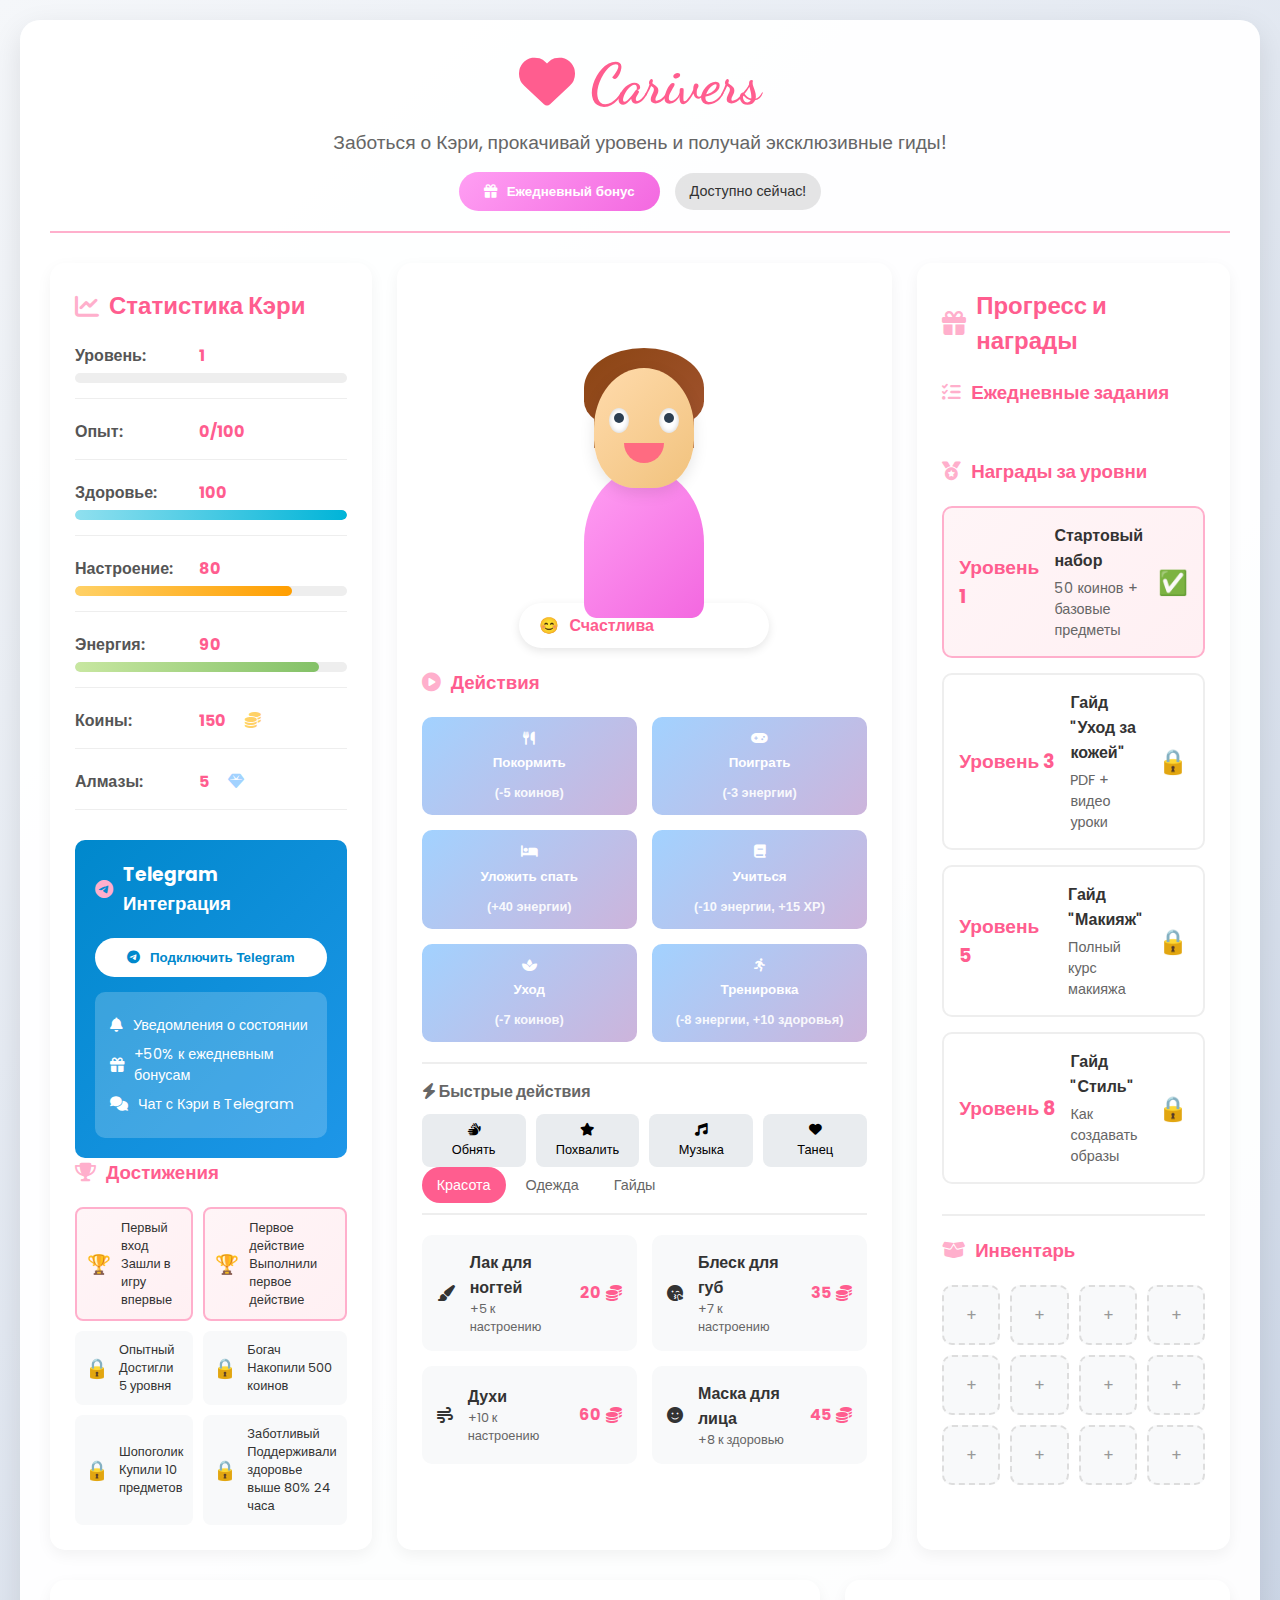
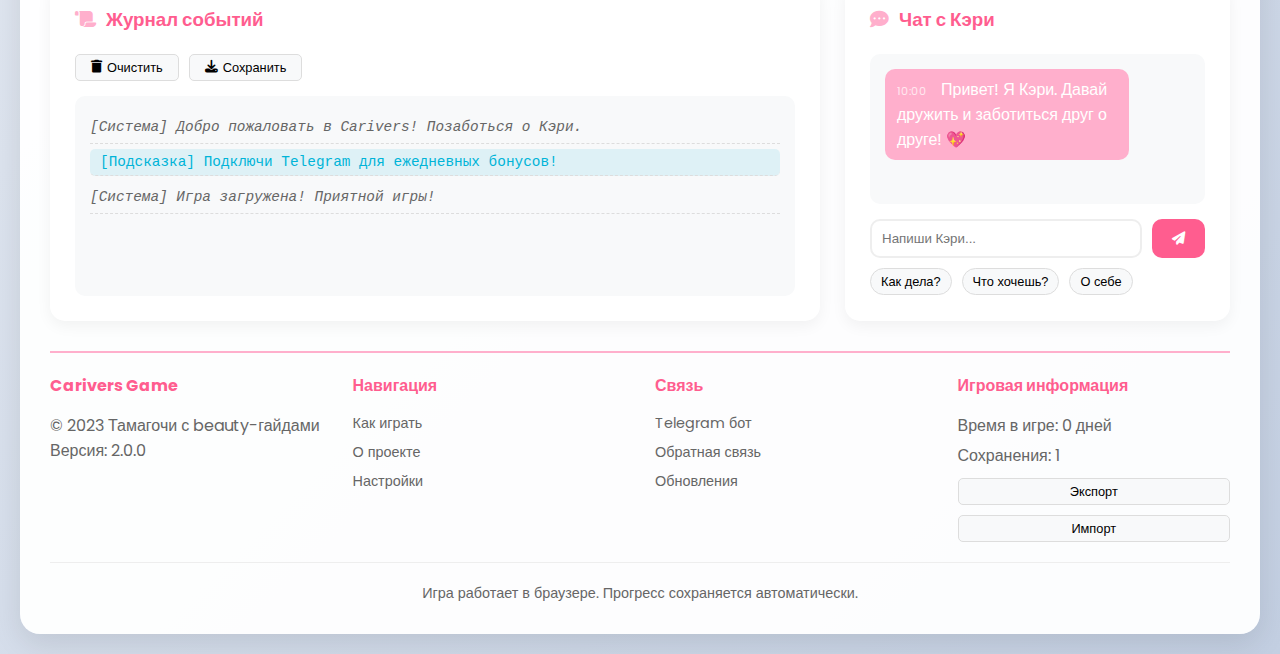
<file: deepseek_html_20260104_00e220.html>
<!DOCTYPE html>
<html lang="ru">
<head>
    <meta charset="UTF-8">
    <meta name="viewport" content="width=device-width, initial-scale=1.0">
    <title>Carivers - Игра про девочку Кэри</title>
    <link rel="stylesheet" href="https://cdnjs.cloudflare.com/ajax/libs/font-awesome/6.4.0/css/all.min.css">
    <link href="https://fonts.googleapis.com/css2?family=Poppins:wght@300;400;500;600;700&family=Dancing+Script:wght@500&display=swap" rel="stylesheet">
    <style>
        * {
            margin: 0;
            padding: 0;
            box-sizing: border-box;
        }

        body {
            font-family: 'Poppins', sans-serif;
            background: linear-gradient(135deg, #f5f7fa 0%, #c3cfe2 100%);
            color: #333;
            min-height: 100vh;
            padding: 20px;
        }

        .container {
            max-width: 1400px;
            margin: 0 auto;
            background-color: rgba(255, 255, 255, 0.95);
            border-radius: 20px;
            box-shadow: 0 10px 30px rgba(0, 0, 0, 0.1);
            padding: 30px;
            overflow: hidden;
        }

        header {
            text-align: center;
            margin-bottom: 30px;
            padding-bottom: 20px;
            border-bottom: 2px solid #ffafcc;
        }

        h1 {
            font-family: 'Dancing Script', cursive;
            font-size: 3.5rem;
            color: #ff5d8f;
            margin-bottom: 10px;
        }

        .subtitle {
            font-size: 1.2rem;
            color: #666;
            margin-bottom: 15px;
        }

        .daily-bonus {
            display: flex;
            align-items: center;
            justify-content: center;
            gap: 15px;
            margin-top: 15px;
        }

        .bonus-btn {
            background: linear-gradient(135deg, #ff9ff3, #f368e0);
            color: white;
            border: none;
            padding: 12px 25px;
            border-radius: 30px;
            font-weight: 600;
            cursor: pointer;
            display: flex;
            align-items: center;
            gap: 10px;
            transition: all 0.3s;
        }

        .bonus-btn:hover:not(:disabled) {
            transform: translateY(-3px);
            box-shadow: 0 5px 15px rgba(243, 104, 224, 0.3);
        }

        .bonus-btn:disabled {
            opacity: 0.5;
            cursor: not-allowed;
        }

        #bonusTimer {
            background: rgba(0,0,0,0.1);
            padding: 8px 15px;
            border-radius: 20px;
            font-size: 0.9rem;
        }

        .game-area {
            display: grid;
            grid-template-columns: 1fr 2fr 1fr;
            gap: 25px;
            margin-bottom: 30px;
        }

        @media (max-width: 1200px) {
            .game-area {
                grid-template-columns: 1fr;
            }
        }

        .stats-panel, .main-panel, .rewards-panel {
            background: white;
            border-radius: 15px;
            padding: 25px;
            box-shadow: 0 5px 15px rgba(0, 0, 0, 0.05);
        }

        h2, h3 {
            color: #ff5d8f;
            margin-bottom: 20px;
            display: flex;
            align-items: center;
            gap: 10px;
        }

        h2 i, h3 i {
            color: #ffafcc;
        }

        .stat-item {
            margin-bottom: 20px;
            padding-bottom: 15px;
            border-bottom: 1px solid #eee;
        }

        .stat-label {
            font-weight: 600;
            color: #555;
            display: inline-block;
            width: 120px;
        }

        .stat-value {
            font-weight: 700;
            color: #ff5d8f;
            margin-right: 10px;
        }

        .level-bar, .health-bar, .mood-bar, .energy-bar {
            height: 10px;
            background-color: #eee;
            border-radius: 5px;
            margin-top: 5px;
            overflow: hidden;
        }

        .level-fill {
            background: linear-gradient(90deg, #ffafcc, #ff5d8f);
            height: 100%;
            border-radius: 5px;
            transition: width 0.5s ease;
        }

        .health-fill {
            background: linear-gradient(90deg, #90e0ef, #00b4d8);
            height: 100%;
            border-radius: 5px;
            transition: width 0.5s ease;
        }

        .mood-fill {
            background: linear-gradient(90deg, #ffd166, #ff9e00);
            height: 100%;
            border-radius: 5px;
            transition: width 0.5s ease;
        }

        .energy-fill {
            background: linear-gradient(90deg, #c8e7a1, #83c167);
            height: 100%;
            border-radius: 5px;
            transition: width 0.5s ease;
        }

        .coin-icon {
            color: #ffd166;
            margin-left: 5px;
        }

        .gem-icon {
            color: #a2d2ff;
            margin-left: 5px;
        }

        .telegram-box {
            background: linear-gradient(135deg, #0088cc, #1e96e8);
            color: white;
            padding: 20px;
            border-radius: 10px;
            margin-top: 30px;
        }

        .telegram-box h3 {
            color: white;
        }

        .tg-btn {
            background: white;
            color: #0088cc;
            border: none;
            padding: 12px 25px;
            border-radius: 30px;
            font-weight: 600;
            cursor: pointer;
            margin-top: 10px;
            display: flex;
            align-items: center;
            gap: 10px;
            transition: all 0.3s;
            width: 100%;
            justify-content: center;
        }

        .tg-btn:hover {
            transform: translateY(-3px);
            box-shadow: 0 5px 15px rgba(0, 0, 0, 0.1);
        }

        .tg-status {
            margin: 15px 0;
        }

        .status-connected, .status-disconnected {
            padding: 10px;
            border-radius: 10px;
            display: flex;
            align-items: center;
            gap: 10px;
            margin-bottom: 10px;
            display: none;
        }

        .status-connected {
            background: rgba(46, 204, 113, 0.2);
            color: #27ae60;
            border: 2px solid #27ae60;
        }

        .status-disconnected {
            background: rgba(231, 76, 60, 0.2);
            color: #c0392b;
            border: 2px solid #c0392b;
        }

        .tg-features {
            background: rgba(255, 255, 255, 0.2);
            padding: 15px;
            border-radius: 10px;
            margin-top: 15px;
        }

        .tg-features p {
            display: flex;
            align-items: center;
            gap: 10px;
            margin: 8px 0;
            font-size: 0.9rem;
        }

        /* CHARACTER DRAWING */
        .character-container {
            position: relative;
            width: 250px;
            height: 350px;
            margin: 0 auto;
        }

        .character {
            position: relative;
            width: 150px;
            height: 300px;
            margin: 0 auto;
        }

        .character-face {
            position: absolute;
            top: 80px;
            left: 50%;
            transform: translateX(-50%);
            width: 100px;
            height: 120px;
            background: linear-gradient(135deg, #ffdbac, #f1c27d);
            border-radius: 50% 50% 40% 40%;
            box-shadow: 0 5px 15px rgba(0,0,0,0.1);
            z-index: 10;
        }

        .character-hair {
            position: absolute;
            top: 60px;
            left: 50%;
            transform: translateX(-50%);
            width: 120px;
            height: 80px;
            background: linear-gradient(135deg, #8B4513, #A0522D);
            border-radius: 60% 60% 40% 40%;
            z-index: 5;
        }

        .character-hair::after {
            content: '';
            position: absolute;
            bottom: -20px;
            left: 10px;
            width: 100px;
            height: 40px;
            background: inherit;
            border-radius: 30% 30% 0 0;
        }

        .eyes {
            position: absolute;
            top: 40px;
            width: 100%;
            display: flex;
            justify-content: space-around;
        }

        .eye {
            width: 20px;
            height: 25px;
            background: white;
            border-radius: 50%;
            position: relative;
            overflow: hidden;
            box-shadow: inset 0 0 5px rgba(0,0,0,0.2);
        }

        .eye::after {
            content: '';
            position: absolute;
            top: 5px;
            left: 5px;
            width: 10px;
            height: 10px;
            background: #2c3e50;
            border-radius: 50%;
        }

        .mouth {
            position: absolute;
            bottom: 25px;
            left: 50%;
            transform: translateX(-50%);
            width: 40px;
            height: 20px;
            background: #ff6b81;
            border-radius: 0 0 20px 20px;
            transition: all 0.3s ease;
        }

        .mouth.happy {
            height: 15px;
            border-radius: 0 0 20px 20px;
            background: #ff4757;
        }

        .mouth.sad {
            height: 25px;
            border-radius: 20px 20px 0 0;
            background: #3742fa;
            transform: translateX(-50%) rotate(180deg);
        }

        .mouth.neutral {
            height: 5px;
            width: 30px;
            border-radius: 5px;
            background: #ff6b81;
        }

        .character-dress {
            position: absolute;
            top: 180px;
            left: 50%;
            transform: translateX(-50%);
            width: 120px;
            height: 150px;
            background: linear-gradient(135deg, #ff9ff3, #f368e0);
            border-radius: 50% 50% 10% 10%;
            z-index: 8;
        }

        .character-accessories {
            position: absolute;
            z-index: 20;
            width: 150px;
            height: 300px;
        }

        .accessory {
            position: absolute;
            font-size: 24px;
            animation: float 3s infinite ease-in-out;
        }

        @keyframes float {
            0%, 100% { transform: translateY(0); }
            50% { transform: translateY(-10px); }
        }

        @keyframes blink {
            0%, 90%, 100% { transform: scaleY(1); }
            95% { transform: scaleY(0.1); }
        }

        .character-mood {
            background: white;
            padding: 10px 20px;
            border-radius: 30px;
            display: inline-block;
            margin-top: 15px;
            font-weight: 600;
            color: #ff5d8f;
            box-shadow: 0 3px 10px rgba(0, 0, 0, 0.1);
            display: flex;
            align-items: center;
            gap: 10px;
        }

        .actions {
            margin-top: 30px;
        }

        .action-buttons {
            display: grid;
            grid-template-columns: repeat(2, 1fr);
            gap: 15px;
        }

        @media (max-width: 768px) {
            .action-buttons {
                grid-template-columns: 1fr;
            }
        }

        .action-btn {
            background: linear-gradient(135deg, #a2d2ff, #cdb4db);
            color: white;
            border: none;
            padding: 15px;
            border-radius: 10px;
            font-weight: 600;
            cursor: pointer;
            display: flex;
            align-items: center;
            justify-content: center;
            gap: 10px;
            transition: all 0.3s;
            flex-direction: column;
        }

        .action-btn:hover {
            transform: translateY(-5px);
            box-shadow: 0 7px 15px rgba(0, 0, 0, 0.1);
        }

        .action-cost {
            font-size: 0.8rem;
            opacity: 0.9;
            margin-top: 5px;
        }

        .quick-actions {
            margin-top: 20px;
            padding-top: 15px;
            border-top: 2px solid #eee;
        }

        .quick-actions h4 {
            margin-bottom: 10px;
            color: #666;
            font-size: 1rem;
        }

        .quick-btns {
            display: grid;
            grid-template-columns: repeat(4, 1fr);
            gap: 10px;
        }

        .quick-btn {
            background: #e9ecef;
            border: none;
            padding: 10px;
            border-radius: 8px;
            cursor: pointer;
            display: flex;
            flex-direction: column;
            align-items: center;
            gap: 5px;
            transition: all 0.3s;
            font-size: 0.8rem;
        }

        .quick-btn:hover {
            background: #dee2e6;
            transform: translateY(-2px);
        }

        /* SHOP STYLES */
        .shop-tabs {
            display: flex;
            gap: 5px;
            margin-bottom: 20px;
            border-bottom: 2px solid #eee;
            padding-bottom: 10px;
            flex-wrap: wrap;
        }

        .tab-btn {
            background: none;
            border: none;
            padding: 10px 15px;
            cursor: pointer;
            border-radius: 20px;
            transition: all 0.3s;
            color: #666;
            font-size: 0.9rem;
        }

        .tab-btn.active {
            background: #ff5d8f;
            color: white;
        }

        .tab-content {
            display: none;
        }

        .tab-content.active {
            display: block;
        }

        .shop-items {
            display: grid;
            grid-template-columns: repeat(2, 1fr);
            gap: 15px;
        }

        @media (max-width: 768px) {
            .shop-items {
                grid-template-columns: 1fr;
            }
        }

        .shop-item {
            background: #f8f9fa;
            padding: 15px;
            border-radius: 10px;
            display: flex;
            align-items: center;
            gap: 15px;
            cursor: pointer;
            transition: all 0.3s;
        }

        .shop-item:hover {
            background: #e9ecef;
            transform: translateX(5px);
        }

        .shop-item.premium {
            background: linear-gradient(135deg, #fff5f7, #fff0f3);
            border: 2px dashed #ffafcc;
        }

        .item-info {
            flex: 1;
        }

        .item-name {
            font-weight: 600;
            display: block;
        }

        .item-desc {
            font-size: 0.8rem;
            color: #666;
            display: block;
        }

        .price {
            font-weight: 700;
            color: #ff5d8f;
            display: flex;
            align-items: center;
            gap: 5px;
        }

        /* REWARDS AND QUESTS */
        .daily-quests {
            margin-bottom: 30px;
        }

        .quests-list {
            display: grid;
            gap: 10px;
        }

        .quest-item {
            background: #f8f9fa;
            padding: 15px;
            border-radius: 10px;
            display: flex;
            justify-content: space-between;
            align-items: center;
        }

        .quest-info {
            flex: 1;
        }

        .quest-name {
            font-weight: 600;
            margin-bottom: 5px;
        }

        .quest-progress {
            font-size: 0.8rem;
            color: #666;
        }

        .quest-reward {
            font-weight: 700;
            color: #ff5d8f;
            display: flex;
            align-items: center;
            gap: 5px;
        }

        .level-rewards {
            margin-bottom: 30px;
        }

        .rewards-list {
            display: grid;
            gap: 15px;
        }

        .reward-item {
            background: white;
            border: 2px solid #eee;
            border-radius: 10px;
            padding: 15px;
            display: flex;
            align-items: center;
            gap: 15px;
            transition: all 0.3s;
        }

        .reward-item.unlocked {
            border-color: #ffafcc;
            background: linear-gradient(135deg, #fff5f7, #fff0f3);
        }

        .reward-level {
            font-weight: 700;
            color: #ff5d8f;
            font-size: 1.2rem;
            min-width: 80px;
        }

        .reward-content {
            flex: 1;
        }

        .reward-name {
            font-weight: 600;
            margin-bottom: 5px;
        }

        .reward-desc {
            font-size: 0.9rem;
            color: #666;
        }

        .reward-status {
            font-size: 1.5rem;
        }

        .inventory {
            margin-top: 30px;
            padding-top: 20px;
            border-top: 2px solid #eee;
        }

        .inventory-grid {
            display: grid;
            grid-template-columns: repeat(4, 1fr);
            gap: 10px;
            min-height: 100px;
        }

        .inventory-slot {
            background: #f8f9fa;
            border: 2px dashed #ddd;
            border-radius: 10px;
            height: 60px;
            display: flex;
            align-items: center;
            justify-content: center;
            color: #999;
        }

        .inventory-slot.filled {
            border: 2px solid #ffafcc;
            background: white;
        }

        /* BOTTOM PANEL */
        .bottom-panel {
            display: grid;
            grid-template-columns: 2fr 1fr;
            gap: 25px;
            margin-bottom: 30px;
        }

        @media (max-width: 768px) {
            .bottom-panel {
                grid-template-columns: 1fr;
            }
        }

        .log-panel, .chat-panel {
            background: white;
            border-radius: 15px;
            padding: 25px;
            box-shadow: 0 5px 15px rgba(0, 0, 0, 0.05);
        }

        .log-controls {
            display: flex;
            gap: 10px;
            margin-bottom: 15px;
        }

        .log-controls button {
            background: #f8f9fa;
            border: 1px solid #ddd;
            padding: 5px 15px;
            border-radius: 5px;
            cursor: pointer;
            font-size: 0.8rem;
            display: flex;
            align-items: center;
            gap: 5px;
        }

        .log {
            height: 200px;
            overflow-y: auto;
            background: #f8f9fa;
            padding: 15px;
            border-radius: 10px;
            font-family: monospace;
            font-size: 0.9rem;
        }

        .log-entry {
            padding: 8px 0;
            border-bottom: 1px dashed #ddd;
            color: #555;
        }

        .log-entry.system {
            color: #666;
            font-style: italic;
        }

        .log-entry.tip {
            color: #00b4d8;
            background: rgba(0, 180, 216, 0.1);
            padding: 5px 10px;
            border-radius: 5px;
            margin: 5px 0;
        }

        .log-entry.success {
            color: #27ae60;
        }

        .log-entry.error {
            color: #e74c3c;
        }

        .chat-messages {
            height: 150px;
            overflow-y: auto;
            background: #f8f9fa;
            padding: 15px;
            border-radius: 10px;
            margin-bottom: 15px;
        }

        .chat-message {
            margin-bottom: 10px;
            padding: 8px 12px;
            border-radius: 10px;
            max-width: 80%;
        }

        .chat-message.carry {
            background: #ffafcc;
            color: white;
            margin-right: auto;
        }

        .chat-message.user {
            background: #a2d2ff;
            color: white;
            margin-left: auto;
        }

        .chat-time {
            font-size: 0.7rem;
            opacity: 0.7;
            margin-right: 10px;
        }

        .chat-input {
            display: flex;
            gap: 10px;
        }

        .chat-input input {
            flex: 1;
            padding: 10px;
            border: 2px solid #eee;
            border-radius: 10px;
            outline: none;
        }

        .chat-input button {
            background: #ff5d8f;
            color: white;
            border: none;
            padding: 10px 20px;
            border-radius: 10px;
            cursor: pointer;
        }

        .chat-suggestions {
            display: flex;
            gap: 10px;
            margin-top: 10px;
            flex-wrap: wrap;
        }

        .suggestion-btn {
            background: #f8f9fa;
            border: 1px solid #ddd;
            padding: 5px 10px;
            border-radius: 15px;
            font-size: 0.8rem;
            cursor: pointer;
        }

        /* FOOTER */
        footer {
            padding-top: 20px;
            border-top: 2px solid #ffafcc;
            color: #666;
        }

        .footer-content {
            display: grid;
            grid-template-columns: repeat(4, 1fr);
            gap: 30px;
            margin-bottom: 20px;
        }

        @media (max-width: 768px) {
            .footer-content {
                grid-template-columns: repeat(2, 1fr);
            }
        }

        .footer-section h4 {
            color: #ff5d8f;
            margin-bottom: 15px;
            font-size: 1rem;
        }

        .footer-section a {
            display: block;
            color: #666;
            text-decoration: none;
            margin-bottom: 8px;
            font-size: 0.9rem;
        }

        .footer-section a:hover {
            color: #ff5d8f;
        }

        .game-info {
            display: grid;
            gap: 5px;
        }

        .small-btn {
            background: #f8f9fa;
            border: 1px solid #ddd;
            padding: 5px 10px;
            border-radius: 5px;
            font-size: 0.8rem;
            cursor: pointer;
            margin-top: 5px;
        }

        .footer-bottom {
            text-align: center;
            padding-top: 20px;
            border-top: 1px solid #eee;
            font-size: 0.9rem;
        }

        /* MODAL WINDOWS */
        .modal {
            display: none;
            position: fixed;
            z-index: 1000;
            left: 0;
            top: 0;
            width: 100%;
            height: 100%;
            background-color: rgba(0, 0, 0, 0.5);
        }

        .modal-content {
            background-color: white;
            margin: 5% auto;
            padding: 30px;
            border-radius: 15px;
            width: 80%;
            max-width: 600px;
            position: relative;
            max-height: 80vh;
            overflow-y: auto;
        }

        .close {
            color: #aaa;
            float: right;
            font-size: 28px;
            font-weight: bold;
            cursor: pointer;
        }

        .close:hover {
            color: #ff5d8f;
        }

        .instruction-section {
            margin-bottom: 20px;
            padding-bottom: 20px;
            border-bottom: 1px solid #eee;
        }

        .instruction-section h3 {
            font-size: 1.2rem;
            margin-bottom: 10px;
        }

        .instruction-section ul {
            padding-left: 20px;
        }

        .instruction-section li {
            margin-bottom: 8px;
            font-size: 0.95rem;
        }

        .settings-body {
            display: grid;
            gap: 15px;
        }

        .setting-item {
            display: flex;
            justify-content: space-between;
            align-items: center;
            padding: 10px;
            background: #f8f9fa;
            border-radius: 10px;
        }

        .setting-item label {
            display: flex;
            align-items: center;
            gap: 10px;
            cursor: pointer;
        }

        .danger-btn {
            background: #e74c3c;
            color: white;
            border: none;
            padding: 10px 20px;
            border-radius: 5px;
            cursor: pointer;
            display: flex;
            align-items: center;
            gap: 10px;
        }

        /* ACHIEVEMENTS */
        .achievement-list {
            display: grid;
            grid-template-columns: repeat(2, 1fr);
            gap: 10px;
        }

        .achievement {
            background: #f8f9fa;
            padding: 10px;
            border-radius: 8px;
            display: flex;
            align-items: center;
            gap: 10px;
            font-size: 0.8rem;
        }

        .achievement.unlocked {
            background: linear-gradient(135deg, #fff5f7, #fff0f3);
            border: 2px solid #ffafcc;
        }

        .achievement-icon {
            font-size: 1.2rem;
        }

        /* NOTIFICATIONS */
        .notification {
            position: fixed;
            top: 20px;
            right: 20px;
            background: white;
            padding: 15px;
            border-radius: 10px;
            box-shadow: 0 5px 15px rgba(0,0,0,0.1);
            border-left: 5px solid #ff5d8f;
            animation: slideIn 0.3s ease;
            z-index: 1001;
            max-width: 300px;
        }

        @keyframes slideIn {
            from { transform: translateX(100%); opacity: 0; }
            to { transform: translateX(0); opacity: 1; }
        }

        @keyframes slideOut {
            from { transform: translateX(0); opacity: 1; }
            to { transform: translateX(100%); opacity: 0; }
        }

        .notification.success {
            border-left-color: #27ae60;
        }

        .notification.error {
            border-left-color: #e74c3c;
        }

        .notification.warning {
            border-left-color: #ff9e00;
        }

        /* ANIMATIONS */
        @keyframes pulse {
            0% { transform: scale(1); }
            50% { transform: scale(1.05); }
            100% { transform: scale(1); }
        }

        .pulse {
            animation: pulse 0.5s ease;
        }

        @keyframes fadeIn {
            from { opacity: 0; transform: translateY(10px); }
            to { opacity: 1; transform: translateY(0); }
        }

        .fade-in {
            animation: fadeIn 0.5s ease;
        }

        @keyframes confetti {
            0% { transform: translateY(-100px) rotate(0deg); opacity: 1; }
            100% { transform: translateY(1000px) rotate(360deg); opacity: 0; }
        }

        .confetti {
            position: fixed;
            width: 10px;
            height: 10px;
            background: #ff5d8f;
            animation: confetti 2s linear forwards;
            z-index: 1000;
        }

        /* PROGRESS BARS */
        .progress-container {
            margin: 10px 0;
        }

        .progress-bar {
            height: 20px;
            background: #eee;
            border-radius: 10px;
            overflow: hidden;
            margin: 5px 0;
        }

        .progress-fill {
            height: 100%;
            background: linear-gradient(90deg, #ffafcc, #ff5d8f);
            border-radius: 10px;
            transition: width 0.5s ease;
        }

        .progress-text {
            display: flex;
            justify-content: space-between;
            font-size: 0.9rem;
            color: #666;
        }

        /* LOADING */
        .loading {
            display: flex;
            justify-content: center;
            align-items: center;
            height: 100px;
        }

        .spinner {
            width: 40px;
            height: 40px;
            border: 4px solid #f3f3f3;
            border-top: 4px solid #ff5d8f;
            border-radius: 50%;
            animation: spin 1s linear infinite;
        }

        @keyframes spin {
            0% { transform: rotate(0deg); }
            100% { transform: rotate(360deg); }
        }

        /* RESPONSIVE ADJUSTMENTS */
        @media (max-width: 480px) {
            .container {
                padding: 15px;
            }
            
            h1 {
                font-size: 2.5rem;
            }
            
            .game-area {
                gap: 15px;
            }
            
            .stats-panel, .main-panel, .rewards-panel {
                padding: 15px;
            }
            
            .action-buttons {
                grid-template-columns: 1fr;
            }
            
            .shop-items {
                grid-template-columns: 1fr;
            }
            
            .achievement-list {
                grid-template-columns: 1fr;
            }
            
            .footer-content {
                grid-template-columns: 1fr;
            }
        }

        /* UTILITY CLASSES */
        .hidden {
            display: none !important;
        }

        .text-center {
            text-align: center;
        }

        .mt-20 {
            margin-top: 20px;
        }

        .mb-20 {
            margin-bottom: 20px;
        }

        .flex {
            display: flex;
        }

        .flex-col {
            flex-direction: column;
        }

        .items-center {
            align-items: center;
        }

        .justify-center {
            justify-content: center;
        }

        .gap-10 {
            gap: 10px;
        }

        .gap-20 {
            gap: 20px;
        }
    </style>
</head>
<body>
    <div class="container">
        <!-- Заголовок -->
        <header>
            <h1><i class="fas fa-heart"></i> Carivers</h1>
            <p class="subtitle">Заботься о Кэри, прокачивай уровень и получай эксклюзивные гиды!</p>
            <div class="daily-bonus">
                <button class="bonus-btn" id="dailyBonus" onclick="claimDailyBonus()">
                    <i class="fas fa-gift"></i> Ежедневный бонус
                </button>
                <span id="bonusTimer">Доступно сейчас!</span>
            </div>
        </header>

        <!-- Основная игровая область -->
        <div class="game-area">
            <!-- Левая колонка: Статистика -->
            <div class="stats-panel">
                <h2><i class="fas fa-chart-line"></i> Статистика Кэри</h2>
                <div class="stats">
                    <div class="stat-item">
                        <span class="stat-label">Уровень:</span>
                        <span class="stat-value" id="level">1</span>
                        <div class="level-bar">
                            <div class="level-fill" id="level-fill" style="width: 10%"></div>
                        </div>
                    </div>
                    <div class="stat-item">
                        <span class="stat-label">Опыт:</span>
                        <span class="stat-value" id="xp">0/100</span>
                    </div>
                    <div class="stat-item">
                        <span class="stat-label">Здоровье:</span>
                        <span class="stat-value" id="health">100</span>
                        <div class="health-bar">
                            <div class="health-fill" id="health-fill" style="width: 100%"></div>
                        </div>
                    </div>
                    <div class="stat-item">
                        <span class="stat-label">Настроение:</span>
                        <span class="stat-value" id="mood">80</span>
                        <div class="mood-bar">
                            <div class="mood-fill" id="mood-fill" style="width: 80%"></div>
                        </div>
                    </div>
                    <div class="stat-item">
                        <span class="stat-label">Энергия:</span>
                        <span class="stat-value" id="energy">90</span>
                        <div class="energy-bar">
                            <div class="energy-fill" id="energy-fill" style="width: 90%"></div>
                        </div>
                    </div>
                    <div class="stat-item">
                        <span class="stat-label">Коины:</span>
                        <span class="stat-value" id="coins">150</span>
                        <i class="fas fa-coins coin-icon"></i>
                    </div>
                    <div class="stat-item">
                        <span class="stat-label">Алмазы:</span>
                        <span class="stat-value" id="gems">5</span>
                        <i class="fas fa-gem gem-icon"></i>
                    </div>
                </div>

                <div class="telegram-box">
                    <h3><i class="fab fa-telegram"></i> Telegram Интеграция</h3>
                    <div class="tg-status">
                        <div id="tgConnected" class="status-connected">
                            <i class="fas fa-check-circle"></i> Бот подключен
                        </div>
                        <div id="tgDisconnected" class="status-disconnected">
                            <i class="fas fa-times-circle"></i> Бот не подключен
                        </div>
                    </div>
                    <button class="tg-btn" onclick="connectTelegram()">
                        <i class="fab fa-telegram"></i> Подключить Telegram
                    </button>
                    <div class="tg-features">
                        <p><i class="fas fa-bell"></i> Уведомления о состоянии</p>
                        <p><i class="fas fa-gift"></i> +50% к ежедневным бонусам</p>
                        <p><i class="fas fa-comments"></i> Чат с Кэри в Telegram</p>
                    </div>
                </div>

                <div class="achievements">
                    <h3><i class="fas fa-trophy"></i> Достижения</h3>
                    <div class="achievement-list" id="achievementList">
                        <!-- Заполняется скриптом -->
                    </div>
                </div>
            </div>

            <!-- Центральная колонка: Кэри и действия -->
            <div class="main-panel">
                <div class="character-area">
                    <div class="character-container">
                        <div class="character" id="carry-character">
                            <!-- Кэри рисуется через CSS -->
                            <div class="character-face" id="character-face">
                                <div class="eyes">
                                    <div class="eye left"></div>
                                    <div class="eye right"></div>
                                </div>
                                <div class="mouth" id="mouth"></div>
                            </div>
                            <div class="character-hair"></div>
                            <div class="character-dress"></div>
                            <div class="character-accessories" id="accessories">
                                <!-- Аксессуары добавляются здесь -->
                            </div>
                        </div>
                        <div class="character-mood" id="character-mood">
                            <span id="mood-emoji">😊</span>
                            <span id="mood-text">Счастлива</span>
                        </div>
                    </div>
                    
                    <div class="actions">
                        <h3><i class="fas fa-play-circle"></i> Действия</h3>
                        <div class="action-buttons">
                            <button class="action-btn feed-btn" onclick="feed()">
                                <i class="fas fa-utensils"></i> Покормить
                                <span class="action-cost">(-5 коинов)</span>
                            </button>
                            <button class="action-btn play-btn" onclick="play()">
                                <i class="fas fa-gamepad"></i> Поиграть
                                <span class="action-cost">(-3 энергии)</span>
                            </button>
                            <button class="action-btn sleep-btn" onclick="sleep()">
                                <i class="fas fa-bed"></i> Уложить спать
                                <span class="action-cost">(+40 энергии)</span>
                            </button>
                            <button class="action-btn study-btn" onclick="study()">
                                <i class="fas fa-book"></i> Учиться
                                <span class="action-cost">(-10 энергии, +15 XP)</span>
                            </button>
                            <button class="action-btn beauty-btn" onclick="beauty()">
                                <i class="fas fa-spa"></i> Уход
                                <span class="action-cost">(-7 коинов)</span>
                            </button>
                            <button class="action-btn workout-btn" onclick="workout()">
                                <i class="fas fa-running"></i> Тренировка
                                <span class="action-cost">(-8 энергии, +10 здоровья)</span>
                            </button>
                        </div>

                        <div class="quick-actions">
                            <h4><i class="fas fa-bolt"></i> Быстрые действия</h4>
                            <div class="quick-btns">
                                <button class="quick-btn" onclick="quickAction('hug')">
                                    <i class="fas fa-hands"></i> Обнять
                                </button>
                                <button class="quick-btn" onclick="quickAction('compliment')">
                                    <i class="fas fa-star"></i> Похвалить
                                </button>
                                <button class="quick-btn" onclick="quickAction('music')">
                                    <i class="fas fa-music"></i> Музыка
                                </button>
                                <button class="quick-btn" onclick="quickAction('dance')">
                                    <i class="fas fa-heart"></i> Танец
                                </button>
                            </div>
                        </div>
                    </div>
                </div>

                <!-- Магазин с табами -->
                <div class="shop">
                    <div class="shop-tabs">
                        <button class="tab-btn active" onclick="openTab('beauty')">Красота</button>
                        <button class="tab-btn" onclick="openTab('clothes')">Одежда</button>
                        <button class="tab-btn" onclick="openTab('guides')">Гайды</button>
                    </div>

                    <div id="beauty" class="tab-content active">
                        <div class="shop-items">
                            <div class="shop-item" onclick="buyItem('nail_polish', 20, 'beauty')">
                                <i class="fas fa-paint-brush"></i>
                                <div class="item-info">
                                    <span class="item-name">Лак для ногтей</span>
                                    <span class="item-desc">+5 к настроению</span>
                                </div>
                                <span class="price">20 <i class="fas fa-coins"></i></span>
                            </div>
                            <div class="shop-item" onclick="buyItem('lipgloss', 35, 'beauty')">
                                <i class="fas fa-kiss-wink-heart"></i>
                                <div class="item-info">
                                    <span class="item-name">Блеск для губ</span>
                                    <span class="item-desc">+7 к настроению</span>
                                </div>
                                <span class="price">35 <i class="fas fa-coins"></i></span>
                            </div>
                            <div class="shop-item" onclick="buyItem('perfume', 60, 'beauty')">
                                <i class="fas fa-wind"></i>
                                <div class="item-info">
                                    <span class="item-name">Духи</span>
                                    <span class="item-desc">+10 к настроению</span>
                                </div>
                                <span class="price">60 <i class="fas fa-coins"></i></span>
                            </div>
                            <div class="shop-item" onclick="buyItem('face_mask', 45, 'beauty')">
                                <i class="fas fa-smile"></i>
                                <div class="item-info">
                                    <span class="item-name">Маска для лица</span>
                                    <span class="item-desc">+8 к здоровью</span>
                                </div>
                                <span class="price">45 <i class="fas fa-coins"></i></span>
                            </div>
                        </div>
                    </div>

                    <div id="clothes" class="tab-content">
                        <div class="shop-items">
                            <div class="shop-item" onclick="buyItem('dress', 80, 'clothes')">
                                <i class="fas fa-tshirt"></i>
                                <div class="item-info">
                                    <span class="item-name">Вечернее платье</span>
                                    <span class="item-desc">+15 к настроению</span>
                                </div>
                                <span class="price">80 <i class="fas fa-coins"></i></span>
                            </div>
                            <div class="shop-item" onclick="buyItem('shoes', 65, 'clothes')">
                                <i class="fas fa-shoe-prints"></i>
                                <div class="item-info">
                                    <span class="item-name">Туфли</span>
                                    <span class="item-desc">+12 к настроению</span>
                                </div>
                                <span class="price">65 <i class="fas fa-coins"></i></span>
                            </div>
                            <div class="shop-item" onclick="buyItem('hat', 30, 'clothes')">
                                <i class="fas fa-hat-cowboy"></i>
                                <div class="item-info">
                                    <span class="item-name">Модная шляпа</span>
                                    <span class="item-desc">+8 к настроению</span>
                                </div>
                                <span class="price">30 <i class="fas fa-coins"></i></span>
                            </div>
                        </div>
                    </div>

                    <div id="guides" class="tab-content">
                        <div class="shop-items">
                            <div class="shop-item premium" onclick="buyGuide('skin_care', 3)">
                                <i class="fas fa-book-medical"></i>
                                <div class="item-info">
                                    <span class="item-name">Гайд "Уход за кожей"</span>
                                    <span class="item-desc">Требуется 3 уровень</span>
                                </div>
                                <span class="price">Бесплатно</span>
                            </div>
                            <div class="shop-item premium" onclick="buyGuide('makeup', 5)">
                                <i class="fas fa-palette"></i>
                                <div class="item-info">
                                    <span class="item-name">Гайд "Макияж"</span>
                                    <span class="item-desc">Требуется 5 уровень</span>
                                </div>
                                <span class="price">Бесплатно</span>
                            </div>
                            <div class="shop-item premium" onclick="buyGuide('style', 8)">
                                <i class="fas fa-vest"></i>
                                <div class="item-info">
                                    <span class="item-name">Гайд "Стиль"</span>
                                    <span class="item-desc">Требуется 8 уровень</span>
                                </div>
                                <span class="price">Бесплатно</span>
                            </div>
                        </div>
                    </div>
                </div>
            </div>

            <!-- Правая колонка: Награды и прогресс -->
            <div class="rewards-panel">
                <h2><i class="fas fa-gift"></i> Прогресс и награды</h2>
                
                <div class="daily-quests">
                    <h3><i class="fas fa-tasks"></i> Ежедневные задания</h3>
                    <div class="quests-list" id="questsList">
                        <!-- Заполняется скриптом -->
                    </div>
                </div>

                <div class="level-rewards">
                    <h3><i class="fas fa-medal"></i> Награды за уровни</h3>
                    <div class="rewards-list">
                        <div class="reward-item" data-level="1">
                            <div class="reward-level">Уровень 1</div>
                            <div class="reward-content">
                                <div class="reward-name">Стартовый набор</div>
                                <div class="reward-desc">50 коинов + базовые предметы</div>
                            </div>
                            <div class="reward-status" id="reward-1"></div>
                        </div>
                        <div class="reward-item" data-level="3">
                            <div class="reward-level">Уровень 3</div>
                            <div class="reward-content">
                                <div class="reward-name">Гайд "Уход за кожей"</div>
                                <div class="reward-desc">PDF + видео уроки</div>
                            </div>
                            <div class="reward-status" id="reward-3"></div>
                        </div>
                        <div class="reward-item" data-level="5">
                            <div class="reward-level">Уровень 5</div>
                            <div class="reward-content">
                                <div class="reward-name">Гайд "Макияж"</div>
                                <div class="reward-desc">Полный курс макияжа</div>
                            </div>
                            <div class="reward-status" id="reward-5"></div>
                        </div>
                        <div class="reward-item" data-level="8">
                            <div class="reward-level">Уровень 8</div>
                            <div class="reward-content">
                                <div class="reward-name">Гайд "Стиль"</div>
                                <div class="reward-desc">Как создавать образы</div>
                            </div>
                            <div class="reward-status" id="reward-8"></div>
                        </div>
                    </div>
                </div>

                <div class="inventory">
                    <h3><i class="fas fa-box-open"></i> Инвентарь</h3>
                    <div class="inventory-grid" id="inventory-grid">
                        <!-- Заполняется скриптом -->
                    </div>
                </div>
            </div>
        </div>

        <!-- Логи событий и чат -->
        <div class="bottom-panel">
            <div class="log-panel">
                <h3><i class="fas fa-scroll"></i> Журнал событий</h3>
                <div class="log-controls">
                    <button onclick="clearLog()"><i class="fas fa-trash"></i> Очистить</button>
                    <button onclick="saveLog()"><i class="fas fa-download"></i> Сохранить</button>
                </div>
                <div class="log" id="game-log">
                    <div class="log-entry system">[Система] Добро пожаловать в Carivers! Позаботься о Кэри.</div>
                    <div class="log-entry tip">[Подсказка] Подключи Telegram для ежедневных бонусов!</div>
                </div>
            </div>

            <div class="chat-panel">
                <h3><i class="fas fa-comment-dots"></i> Чат с Кэри</h3>
                <div class="chat-messages" id="chat-messages">
                    <div class="chat-message carry">
                        <span class="chat-time">10:00</span>
                        <span class="chat-text">Привет! Я Кэри. Давай дружить и заботиться друг о друге! 💖</span>
                    </div>
                </div>
                <div class="chat-input">
                    <input type="text" id="chatInput" placeholder="Напиши Кэри..." maxlength="100">
                    <button onclick="sendMessage()"><i class="fas fa-paper-plane"></i></button>
                </div>
                <div class="chat-suggestions">
                    <button class="suggestion-btn" onclick="quickChat('Как дела?')">Как дела?</button>
                    <button class="suggestion-btn" onclick="quickChat('Что хочешь?')">Что хочешь?</button>
                    <button class="suggestion-btn" onclick="quickChat('Расскажи о себе')">О себе</button>
                </div>
            </div>
        </div>

        <!-- Футер -->
        <footer>
            <div class="footer-content">
                <div class="footer-section">
                    <h4>Carivers Game</h4>
                    <p>© 2023 Тамагочи с beauty-гайдами</p>
                    <p>Версия: 2.0.0</p>
                </div>
                <div class="footer-section">
                    <h4>Навигация</h4>
                    <a href="#" onclick="showInstructions()">Как играть</a>
                    <a href="#" onclick="showAbout()">О проекте</a>
                    <a href="#" onclick="showSettings()">Настройки</a>
                </div>
                <div class="footer-section">
                    <h4>Связь</h4>
                    <a href="https://t.me/CariversGameBot" target="_blank">Telegram бот</a>
                    <a href="#" onclick="showFeedback()">Обратная связь</a>
                    <a href="#" onclick="showUpdates()">Обновления</a>
                </div>
                <div class="footer-section">
                    <h4>Игровая информация</h4>
                    <div class="game-info">
                        <span>Время в игре: <span id="gameTime">0 дней</span></span>
                        <span>Сохранения: <span id="saveCount">1</span></span>
                        <button class="small-btn" onclick="exportSave()">Экспорт</button>
                        <button class="small-btn" onclick="importSave()">Импорт</button>
                    </div>
                </div>
            </div>
            <div class="footer-bottom">
                <p>Игра работает в браузере. Прогресс сохраняется автоматически.</p>
            </div>
        </footer>
    </div>

    <!-- Модальные окна -->
    <div id="instructions-modal" class="modal">
        <div class="modal-content">
            <span class="close" onclick="closeModal()">&times;</span>
            <h2><i class="fas fa-graduation-cap"></i> Как играть в Carivers?</h2>
            <div class="modal-body">
                <div class="instruction-section">
                    <h3><i class="fas fa-heart"></i> Основные показатели</h3>
                    <ul>
                        <li><strong>Здоровье</strong> - уменьшается со временем, восстанавливается едой и отдыхом</li>
                        <li><strong>Настроение</strong> - влияет на реакцию Кэри, повышается играми и подарками</li>
                        <li><strong>Энергия</strong> - тратится на действия, восстанавливается сном</li>
                        <li><strong>Опыт</strong> - получается за все действия, нужен для повышения уровня</li>
                    </ul>
                </div>
                <div class="instruction-section">
                    <h3><i class="fas fa-coins"></i> Валюта</h3>
                    <ul>
                        <li><strong>Коины</strong> - основная валюта, получается за ежедневные задания</li>
                        <li><strong>Алмазы</strong> - премиум валюта, получается за достижения и уровни</li>
                    </ul>
                </div>
                <div class="instruction-section">
                    <h3><i class="fas fa-trophy"></i> Прогресс</h3>
                    <ul>
                        <li>Каждый уровень открывает новые возможности</li>
                        <li>За уровни получаются эксклюзивные beauty-гайды</li>
                        <li>Ежедневные задания дают бонусы</li>
                        <li>Telegram бот удваивает награды</li>
                    </ul>
                </div>
            </div>
        </div>
    </div>

    <div id="settings-modal" class="modal">
        <div class="modal-content">
            <span class="close" onclick="closeModal()">&times;</span>
            <h2><i class="fas fa-cog"></i> Настройки игры</h2>
            <div class="settings-body">
                <div class="setting-item">
                    <label>
                        <input type="checkbox" id="soundToggle" checked>
                        <span>Звуковые эффекты</span>
                    </label>
                </div>
                <div class="setting-item">
                    <label>
                        <input type="checkbox" id="notificationsToggle" checked>
                        <span>Уведомления</span>
                    </label>
                </div>
                <div class="setting-item">
                    <label>
                        <input type="checkbox" id="autoSaveToggle" checked>
                        <span>Автосохранение (каждые 5 мин)</span>
                    </label>
                </div>
                <div class="setting-item">
                    <button class="danger-btn" onclick="resetGame()">
                        <i class="fas fa-trash"></i> Сбросить игру
                    </button>
                    <button onclick="backupGame()">
                        <i class="fas fa-save"></i> Резервная копия
                    </button>
                </div>
            </div>
        </div>
    </div>

    <!-- Уведомления -->
    <div id="notification-area"></div>

    <script>
        // ========== ИГРОВЫЕ ПЕРЕМЕННЫЕ ==========
        let gameState = {
            level: 1,
            xp: 0,
            xpNeeded: 100,
            health: 100,
            mood: 80,
            energy: 90,
            coins: 150,
            gems: 5,
            inventory: [],
            achievements: ['first_login', 'first_action'],
            dailyQuests: {},
            lastDailyBonus: 0,
            playTime: 0,
            saveCount: 1,
            settings: {
                sound: true,
                notifications: true,
                autoSave: true
            },
            characterMood: 'happy',
            accessories: []
        };

        // ========== ДОСТИЖЕНИЯ ==========
        const achievementsList = [
            { id: 'first_login', name: 'Первый вход', icon: 'fas fa-door-open', desc: 'Зашли в игру впервые' },
            { id: 'first_action', name: 'Первое действие', icon: 'fas fa-star', desc: 'Выполнили первое действие' },
            { id: 'level_5', name: 'Опытный', icon: 'fas fa-level-up-alt', desc: 'Достигли 5 уровня' },
            { id: 'rich', name: 'Богач', icon: 'fas fa-money-bill-wave', desc: 'Накопили 500 коинов' },
            { id: 'shopper', name: 'Шопоголик', icon: 'fas fa-shopping-cart', desc: 'Купили 10 предметов' },
            { id: 'caretaker', name: 'Заботливый', icon: 'fas fa-heart', desc: 'Поддерживали здоровье выше 80% 24 часа' }
        ];

        // ========== ЕЖЕДНЕВНЫЕ ЗАДАНИЯ ==========
        const dailyQuestsTemplate = [
            { id: 'feed_3', name: 'Покормить 3 раза', target: 3, progress: 0, reward: 50, type: 'coins' },
            { id: 'play_5', name: 'Поиграть 5 раз', target: 5, progress: 0, reward: 30, type: 'coins' },
            { id: 'study_2', name: 'Поучиться 2 раза', target: 2, progress: 0, reward: 40, type: 'coins' },
            { id: 'buy_item', name: 'Купить предмет', target: 1, progress: 0, reward: 20, type: 'coins' }
        ];

        // ========== ИНИЦИАЛИЗАЦИЯ ИГРЫ ==========
        function initGame() {
            loadGame();
            updateDisplay();
            startGameLoop();
            setupDailyQuests();
            updateAchievementsDisplay();
            addLog('[Система] Игра загружена! Приятной игры!', 'system');
            
            // Первое сообщение от Кэри
            setTimeout(() => {
                addChatMessage('carry', 'Привет! Я Кэри. Рада познакомиться! 💕');
            }, 1000);
        }

        // ========== ИГРОВОЙ ЦИКЛ ==========
        function startGameLoop() {
            // Основной цикл (каждые 10 секунд)
            setInterval(() => {
                // Уменьшение показателей со временем
                gameState.health = Math.max(0, gameState.health - 0.5);
                gameState.mood = Math.max(0, gameState.mood - 0.3);
                gameState.energy = Math.max(0, gameState.energy - 0.4);
                
                // Увеличение времени игры
                gameState.playTime += 10;
                
                // Обновление настроения персонажа
                updateCharacterMood();
                
                // Обновление отображения
                updateDisplay();
                
                // Проверка повышения уровня
                checkLevelUp();
                
                // Проверка достижений
                checkAchievements();
                
                // Автосохранение
                if (gameState.settings.autoSave && gameState.playTime % 300 === 0) {
                    saveGame();
                    addLog('[Система] Игра сохранена автоматически', 'system');
                }
            }, 10000);
            
            // Обновление таймера бонуса каждую секунду
            setInterval(updateBonusTimer, 1000);
        }

        // ========== ОБНОВЛЕНИЕ ОТОБРАЖЕНИЯ ==========
        function updateDisplay() {
            // Обновление чисел
            document.getElementById('level').textContent = gameState.level;
            document.getElementById('xp').textContent = `${Math.floor(gameState.xp)}/${gameState.xpNeeded}`;
            document.getElementById('health').textContent = Math.floor(gameState.health);
            document.getElementById('mood').textContent = Math.floor(gameState.mood);
            document.getElementById('energy').textContent = Math.floor(gameState.energy);
            document.getElementById('coins').textContent = gameState.coins;
            document.getElementById('gems').textContent = gameState.gems;
            document.getElementById('gameTime').textContent = `${Math.floor(gameState.playTime / 3600)} дней`;
            document.getElementById('saveCount').textContent = gameState.saveCount;
            
            // Обновление прогресс-баров
            document.getElementById('level-fill').style.width = `${(gameState.xp / gameState.xpNeeded) * 100}%`;
            document.getElementById('health-fill').style.width = `${gameState.health}%`;
            document.getElementById('mood-fill').style.width = `${gameState.mood}%`;
            document.getElementById('energy-fill').style.width = `${gameState.energy}%`;
            
            // Обновление инвентаря
            updateInventoryDisplay();
            
            // Обновление наград
            updateRewardsDisplay();
            
            // Обновление заданий
            updateQuestsDisplay();
        }

        // ========== ДЕЙСТВИЯ ИГРОКА ==========
        function feed() {
            if (gameState.coins >= 5) {
                gameState.coins -= 5;
                gameState.health = Math.min(100, gameState.health + 15);
                gameState.mood = Math.min(100, gameState.mood + 5);
                gameState.energy = Math.min(100, gameState.energy + 5);
                gameState.xp += 10;
                
                addLog('[Действие] Вы покормили Кэри. +15 здоровья, +5 настроения', 'success');
                updateQuestProgress('feed_3');
                animateAction('feed');
                
                // Случайный ответ Кэри
                const responses = [
                    'Ммм, вкусно! Спасибо! 🍎',
                    'Я наелась! Теперь полна сил! 💪',
                    'Так вкусно! Ты лучший! 😋'
                ];
                addChatMessage('carry', responses[Math.floor(Math.random() * responses.length)]);
            } else {
                addLog('[Ошибка] Недостаточно коинов для еды!', 'error');
                showNotification('Недостаточно коинов!', 'error');
            }
            updateDisplay();
        }

        function play() {
            if (gameState.energy >= 3) {
                gameState.energy -= 3;
                gameState.mood = Math.min(100, gameState.mood + 20);
                gameState.health = Math.min(100, gameState.health + 5);
                gameState.xp += 15;
                
                addLog('[Действие] Вы поиграли с Кэри. +20 настроения, -3 энергии', 'success');
                updateQuestProgress('play_5');
                animateAction('play');
                
                const responses = [
                    'Ура! Играть так весело! 🎮',
                    'Хи-хи, это было забавно! 😄',
                    'Давай ещё поиграем! Я обожаю игры! 🎲'
                ];
                addChatMessage('carry', responses[Math.floor(Math.random() * responses.length)]);
            } else {
                addLog('[Ошибка] У Кэри недостаточно энергии для игр!', 'error');
                showNotification('Кэри устала! Дайте ей отдохнуть.', 'warning');
            }
            updateDisplay();
        }

        function sleep() {
            gameState.energy = Math.min(100, gameState.energy + 40);
            gameState.health = Math.min(100, gameState.health + 10);
            gameState.mood = Math.min(100, gameState.mood + 5);
            gameState.xp += 20;
            
            addLog('[Действие] Кэри поспала. +40 энергии, +10 здоровья', 'success');
            animateAction('sleep');
            
            const responses = [
                'Я выспалась! Полна энергии! ⭐',
                'Как хорошо поспать... Теперь готова к новым приключениям! 💤',
                'Спасибо, что дал мне отдохнуть! 😴'
            ];
            addChatMessage('carry', responses[Math.floor(Math.random() * responses.length)]);
            updateDisplay();
        }

        function study() {
            if (gameState.energy >= 10) {
                gameState.energy -= 10;
                gameState.xp += 25;
                gameState.mood = Math.max(0, gameState.mood - 5);
                
                addLog('[Действие] Кэри поучилась. +25 опыта, -10 энергии', 'success');
                updateQuestProgress('study_2');
                animateAction('study');
                
                const responses = [
                    'Учиться полезно! Теперь я умнее! 📚',
                    'Знания - это сила! 💡',
                    'Немного устала от учёбы, но оно того стоит! 🎓'
                ];
                addChatMessage('carry', responses[Math.floor(Math.random() * responses.length)]);
            } else {
                addLog('[Ошибка] Слишком устала для учебы!', 'error');
                showNotification('Кэри слишком устала для учёбы.', 'warning');
            }
            updateDisplay();
        }

        function beauty() {
            if (gameState.coins >= 7) {
                gameState.coins -= 7;
                gameState.mood = Math.min(100, gameState.mood + 25);
                gameState.xp += 18;
                
                addLog('[Действие] Кэри сделала уход за собой. +25 настроения, -7 коинов', 'success');
                animateAction('beauty');
                
                const responses = [
                    'Я чувствую себя прекрасно! 💅',
                    'Уход за собой - это важно! 💖',
                    'Спасибо за заботу! Я сияю! ✨'
                ];
                addChatMessage('carry', responses[Math.floor(Math.random() * responses.length)]);
            } else {
                addLog('[Ошибка] Недостаточно коинов для процедур красоты!', 'error');
                showNotification('Недостаточно коинов для ухода!', 'error');
            }
            updateDisplay();
        }

        function workout() {
            if (gameState.energy >= 8) {
                gameState.energy -= 8;
                gameState.health = Math.min(100, gameState.health + 10);
                gameState.xp += 15;
                
                addLog('[Действие] Кэри потренировалась. +10 здоровья, -8 энергии', 'success');
                animateAction('workout');
                
                const responses = [
                    'Фух, хорошая тренировка! 🏃‍♀️',
                    'Теперь я сильнее и здоровее! 💪',
                    'Спорт - это здорово! 🏋️‍♀️'
                ];
                addChatMessage('carry', responses[Math.floor(Math.random() * responses.length)]);
            } else {
                addLog('[Ошибка] Недостаточно энергии для тренировки!', 'error');
                showNotification('Недостаточно энергии!', 'warning');
            }
            updateDisplay();
        }

        // ========== БЫСТРЫЕ ДЕЙСТВИЯ ==========
        function quickAction(action) {
            switch(action) {
                case 'hug':
                    gameState.mood = Math.min(100, gameState.mood + 15);
                    addLog('[Действие] Вы обняли Кэри. +15 настроения', 'success');
                    addChatMessage('carry', 'Обнимашки - лучшие! 🤗');
                    break;
                case 'compliment':
                    gameState.mood = Math.min(100, gameState.mood + 10);
                    addLog('[Действие] Вы похвалили Кэри. +10 настроения', 'success');
                    addChatMessage('carry', 'Спасибо за комплимент! Я краснею! 😊');
                    break;
                case 'music':
                    gameState.mood = Math.min(100, gameState.mood + 12);
                    addLog('[Действие] Вы включили музыку. +12 настроения', 'success');
                    addChatMessage('carry', 'Отличная музыка! Давай потанцуем! 🎵');
                    break;
                case 'dance':
                    if (gameState.energy >= 5) {
                        gameState.energy -= 5;
                        gameState.mood = Math.min(100, gameState.mood + 20);
                        addLog('[Действие] Вы потанцевали с Кэри. +20 настроения, -5 энергии', 'success');
                        addChatMessage('carry', 'Весело! Танцы - моя страсть! 💃');
                    }
                    break;
            }
            animateAction(action);
            updateDisplay();
        }

        // ========== МАГАЗИН ==========
        function openTab(tabName) {
            // Скрыть все вкладки
            document.querySelectorAll('.tab-content').forEach(tab => {
                tab.classList.remove('active');
            });
            
            // Убрать активный класс со всех кнопок
            document.querySelectorAll('.tab-btn').forEach(btn => {
                btn.classList.remove('active');
            });
            
            // Показать выбранную вкладку
            document.getElementById(tabName).classList.add('active');
            
            // Активировать кнопку
            event.target.classList.add('active');
        }

        function buyItem(itemName, price, category) {
            if (gameState.coins >= price) {
                gameState.coins -= price;
                gameState.inventory.push({
                    id: itemName,
                    name: getItemName(itemName),
                    category: category,
                    price: price
                });
                gameState.mood = Math.min(100, gameState.mood + getItemMoodBonus(itemName));
                gameState.xp += 30;
                
                addLog(`[Покупка] Вы купили ${getItemName(itemName)} за ${price} коинов`, 'success');
                updateQuestProgress('buy_item');
                animateAction('buy');
                showNotification(`Куплено: ${getItemName(itemName)}!`, 'success');
                
                // Добавление аксессуара
                addAccessory(itemName);
                
                const responses = [
                    'Вау, спасибо за подарок! 🎁',
                    'Как красиво! Я обожаю это! 💖',
                    'Ты сделал меня счастливой! 😍'
                ];
                addChatMessage('carry', responses[Math.floor(Math.random() * responses.length)]);
                
                updateDisplay();
            } else {
                addLog(`[Ошибка] Недостаточно коинов для покупки! Нужно ${price} коинов`, 'error');
                showNotification('Недостаточно коинов!', 'error');
            }
        }

        function buyGuide(guideName, requiredLevel) {
            if (gameState.level >= requiredLevel) {
                if (!gameState.inventory.some(item => item.id === guideName)) {
                    gameState.inventory.push({
                        id: guideName,
                        name: getGuideName(guideName),
                        category: 'guide',
                        type: 'guide'
                    });
                    
                    addLog(`[Награда] Вы получили гайд "${getGuideName(guideName)}"`, 'success');
                    animateAction('guide');
                    showNotification(`Получен гайд: ${getGuideName(guideName)}!`, 'success');
                    
                    addChatMessage('carry', 'Отличный гайд! Теперь я знаю больше! 📚');
                    
                    updateDisplay();
                } else {
                    showNotification('Этот гайд уже получен!', 'warning');
                }
            } else {
                showNotification(`Требуется ${requiredLevel} уровень!`, 'error');
            }
        }

        function getItemName(itemId) {
            const items = {
                'nail_polish': 'Лак для ногтей',
                'lipgloss': 'Блеск для губ',
                'perfume': 'Духи',
                'face_mask': 'Маска для лица',
                'dress': 'Вечернее платье',
                'shoes': 'Туфли',
                'hat': 'Модная шляпа'
            };
            return items[itemId] || itemId;
        }

        function getGuideName(guideId) {
            const guides = {
                'skin_care': 'Гайд "Уход за кожей"',
                'makeup': 'Гайд "Макияж"',
                'style': 'Гайд "Стиль"'
            };
            return guides[guideId] || guideId;
        }

        function getItemMoodBonus(itemId) {
            const bonuses = {
                'nail_polish': 5,
                'lipgloss': 7,
                'perfume': 10,
                'face_mask': 8,
                'dress': 15,
                'shoes': 12,
                'hat': 8
            };
            return bonuses[itemId] || 5;
        }

        // ========== АКСЕССУАРЫ ==========
        function addAccessory(itemId) {
            const accessoryPositions = {
                'nail_polish': { top: '70%', left: '30%', emoji: '💅' },
                'lipgloss': { top: '50%', left: '50%', emoji: '💋' },
                'perfume': { top: '20%', left: '70%', emoji: '🌸' },
                'hat': { top: '10%', left: '50%', emoji: '👒' }
            };
            
            if (accessoryPositions[itemId]) {
                const pos = accessoryPositions[itemId];
                const accessory = document.createElement('div');
                accessory.className = 'accessory';
                accessory.textContent = pos.emoji;
                accessory.style.top = pos.top;
                accessory.style.left = pos.left;
                
                document.getElementById('accessories').appendChild(accessory);
                
                // Сохраняем в состояние
                gameState.accessories.push(itemId);
            }
        }

        // ========== ЕЖЕДНЕВНЫЙ БОНУС ==========
        function claimDailyBonus() {
            const now = Date.now();
            const lastBonus = gameState.lastDailyBonus;
            const twentyFourHours = 24 * 60 * 60 * 1000;
            
            if (now - lastBonus >= twentyFourHours || lastBonus === 0) {
                let bonusCoins = 50;
                let bonusGems = 1;
                
                // Бонус за подключение Telegram
                if (isTelegramConnected()) {
                    bonusCoins = Math.floor(bonusCoins * 1.5);
                    bonusGems = 2;
                }
                
                gameState.coins += bonusCoins;
                gameState.gems += bonusGems;
                gameState.lastDailyBonus = now;
                
                addLog(`[Бонус] Получен ежедневный бонус: ${bonusCoins} коинов и ${bonusGems} алмазов`, 'success');
                showNotification(`Ежедневный бонус: +${bonusCoins} коинов, +${bonusGems} алмазов!`, 'success');
                animateAction('bonus');
                
                // Отключить кнопку на 24 часа
                const bonusBtn = document.getElementById('dailyBonus');
                bonusBtn.disabled = true;
                bonusBtn.innerHTML = '<i class="fas fa-gift"></i> Бонус получен';
                
                addChatMessage('carry', 'Спасибо за ежедневный визит! 🎁');
                
                updateDisplay();
                saveGame();
            } else {
                showNotification('Бонус уже получен сегодня!', 'warning');
            }
        }

        function updateBonusTimer() {
            const now = Date.now();
            const lastBonus = gameState.lastDailyBonus;
            const twentyFourHours = 24 * 60 * 60 * 1000;
            const nextBonus = lastBonus + twentyFourHours;
            
            if (now >= nextBonus || lastBonus === 0) {
                document.getElementById('bonusTimer').textContent = 'Доступно сейчас!';
                const bonusBtn = document.getElementById('dailyBonus');
                bonusBtn.disabled = false;
                bonusBtn.innerHTML = '<i class="fas fa-gift"></i> Ежедневный бонус';
            } else {
                const remaining = nextBonus - now;
                const hours = Math.floor(remaining / (60 * 60 * 1000));
                const minutes = Math.floor((remaining % (60 * 60 * 1000)) / (60 * 1000));
                
                document.getElementById('bonusTimer').textContent = `Через: ${hours}ч ${minutes}м`;
            }
        }

        // ========== ЕЖЕДНЕВНЫЕ ЗАДАНИЯ ==========
        function setupDailyQuests() {
            const today = new Date().toDateString();
            
            if (!gameState.dailyQuests.date || gameState.dailyQuests.date !== today) {
                // Создать новые задания на сегодня
                gameState.dailyQuests = {
                    date: today,
                    quests: JSON.parse(JSON.stringify(dailyQuestsTemplate))
                };
                saveGame();
            }
        }

        function updateQuestProgress(questId) {
            if (gameState.dailyQuests.quests) {
                const quest = gameState.dailyQuests.quests.find(q => q.id === questId);
                if (quest && quest.progress < quest.target) {
                    quest.progress++;
                    
                    if (quest.progress >= quest.target) {
                        // Награда за выполнение задания
                        gameState.coins += quest.reward;
                        addLog(`[Задание] Выполнено: ${quest.name}! Награда: ${quest.reward} коинов`, 'success');
                        showNotification(`Задание выполнено! +${quest.reward} коинов`, 'success');
                    }
                    
                    saveGame();
                }
            }
        }

        function updateQuestsDisplay() {
            const container = document.getElementById('questsList');
            if (!container || !gameState.dailyQuests.quests) return;
            
            container.innerHTML = '';
            
            gameState.dailyQuests.quests.forEach(quest => {
                const questEl = document.createElement('div');
                questEl.className = 'quest-item';
                questEl.innerHTML = `
                    <div class="quest-info">
                        <div class="quest-name">${quest.name}</div>
                        <div class="quest-progress">${quest.progress}/${quest.target}</div>
                    </div>
                    <div class="quest-reward">
                        ${quest.reward} <i class="fas fa-coins"></i>
                    </div>
                `;
                container.appendChild(questEl);
            });
        }

        // ========== ДОСТИЖЕНИЯ ==========
        function checkAchievements() {
            // Проверка достижения уровня 5
            if (gameState.level >= 5 && !gameState.achievements.includes('level_5')) {
                gameState.achievements.push('level_5');
                unlockAchievement('level_5');
            }
            
            // Проверка богатства
            if (gameState.coins >= 500 && !gameState.achievements.includes('rich')) {
                gameState.achievements.push('rich');
                unlockAchievement('rich');
            }
            
            // Проверка покупок
            if (gameState.inventory.length >= 10 && !gameState.achievements.includes('shopper')) {
                gameState.achievements.push('shopper');
                unlockAchievement('shopper');
            }
        }

        function unlockAchievement(achievementId) {
            const achievement = achievementsList.find(a => a.id === achievementId);
            if (achievement) {
                addLog(`[Достижение] Получено: ${achievement.name}!`, 'success');
                showNotification(`Новое достижение: ${achievement.name}!`, 'success');
                
                // Награда за достижение
                gameState.gems += 3;
                gameState.xp += 50;
                
                updateAchievementsDisplay();
                saveGame();
            }
        }

        function updateAchievementsDisplay() {
            const container = document.getElementById('achievementList');
            if (!container) return;
            
            container.innerHTML = '';
            
            achievementsList.forEach(achievement => {
                const isUnlocked = gameState.achievements.includes(achievement.id);
                const achievementEl = document.createElement('div');
                achievementEl.className = `achievement ${isUnlocked ? 'unlocked' : ''}`;
                achievementEl.innerHTML = `
                    <div class="achievement-icon">${isUnlocked ? '🏆' : '🔒'}</div>
                    <div>
                        <div class="achievement-name">${achievement.name}</div>
                        <div class="achievement-desc">${achievement.desc}</div>
                    </div>
                `;
                container.appendChild(achievementEl);
            });
        }

        // ========== ПРОВЕРКА УРОВНЯ ==========
        function checkLevelUp() {
            if (gameState.xp >= gameState.xpNeeded) {
                gameState.level++;
                const oldXp = gameState.xp;
                gameState.xp = oldXp - gameState.xpNeeded;
                gameState.xpNeeded = Math.floor(gameState.xpNeeded * 1.5);
                
                // Награда за уровень
                const levelReward = gameState.level * 25;
                gameState.coins += levelReward;
                gameState.gems += 1;
                
                addLog(`[Уровень] Поздравляем! Кэри достигла ${gameState.level} уровня!`, 'success');
                showNotification(`Новый уровень ${gameState.level}! +${levelReward} коинов`, 'success');
                animateLevelUp();
                
                // Специальные награды за уровни
                if (gameState.level === 3) {
                    addLog('[Награда] Доступен гайд "Уход за кожей"!', 'tip');
                } else if (gameState.level === 5) {
                    addLog('[Награда] Доступен гайд "Макияж"!', 'tip');
                } else if (gameState.level === 8) {
                    addLog('[Награда] Доступен гайд "Стиль"!', 'tip');
                }
                
                addChatMessage('carry', `Ура! Я достигла ${gameState.level} уровня! 🎉`);
                
                updateDisplay();
                saveGame();
            }
        }

        function updateRewardsDisplay() {
            const rewards = document.querySelectorAll('.reward-item');
            rewards.forEach(reward => {
                const level = parseInt(reward.getAttribute('data-level'));
                const statusEl = reward.querySelector('.reward-status');
                
                if (gameState.level >= level) {
                    reward.classList.add('unlocked');
                    statusEl.innerHTML = '✅';
                } else {
                    reward.classList.remove('unlocked');
                    statusEl.innerHTML = '🔒';
                }
            });
        }

        // ========== ИНВЕНТАРЬ ==========
        function updateInventoryDisplay() {
            const container = document.getElementById('inventory-grid');
            if (!container) return;
            
            container.innerHTML = '';
            
            // Показываем купленные предметы
            gameState.inventory.forEach((item, index) => {
                const slot = document.createElement('div');
                slot.className = 'inventory-slot filled';
                slot.title = item.name;
                slot.innerHTML = `<i class="fas fa-box"></i>`;
                container.appendChild(slot);
            });
            
            // Пустые слоты
            const emptySlots = 12 - gameState.inventory.length;
            for (let i = 0; i < emptySlots; i++) {
                const slot = document.createElement('div');
                slot.className = 'inventory-slot';
                slot.innerHTML = '+';
                container.appendChild(slot);
            }
        }

        // ========== НАСТРОЕНИЕ ПЕРСОНАЖА ==========
        function updateCharacterMood() {
            const mouth = document.getElementById('mouth');
            const moodEmoji = document.getElementById('mood-emoji');
            const moodText = document.getElementById('mood-text');
            
            // Сбрасываем все классы
            mouth.className = 'mouth';
            
            if (gameState.mood >= 80) {
                mouth.classList.add('happy');
                moodEmoji.textContent = '😊';
                moodText.textContent = 'Счастлива';
                gameState.characterMood = 'happy';
            } else if (gameState.mood >= 60) {
                mouth.classList.add('neutral');
                moodEmoji.textContent = '🙂';
                moodText.textContent = 'Довольна';
                gameState.characterMood = 'neutral';
            } else if (gameState.mood >= 40) {
                mouth.classList.add('neutral');
                moodEmoji.textContent = '😐';
                moodText.textContent = 'Нормально';
                gameState.characterMood = 'neutral';
            } else if (gameState.mood >= 20) {
                mouth.classList.add('sad');
                moodEmoji.textContent = '😟';
                moodText.textContent = 'Грустно';
                gameState.characterMood = 'sad';
            } else {
                mouth.classList.add('sad');
                moodEmoji.textContent = '😭';
                moodText.textContent = 'Плачет';
                gameState.characterMood = 'sad';
            }
            
            // Мигание глаз
            if (Math.random() > 0.99) {
                const eyes = document.querySelectorAll('.eye::after');
                eyes.forEach(eye => {
                    eye.style.transform = 'scaleY(0.1)';
                    setTimeout(() => {
                        eye.style.transform = 'scaleY(1)';
                    }, 100);
                });
            }
        }

        // ========== ЧАТ ==========
        function sendMessage() {
            const input = document.getElementById('chatInput');
            const message = input.value.trim();
            
            if (message) {
                // Сообщение игрока
                addChatMessage('user', message);
                
                // Ответ Кэри (через 1-3 секунды)
                setTimeout(() => {
                    const responses = [
                        'Интересно! Расскажи ещё! 💭',
                        'Поняла тебя! 👌',
                        'Хм, хорошая мысль! 🤔',
                        'Спасибо, что делишься со мной! 💕',
                        'Я рада, что мы можем общаться! 😊',
                        'Отличная тема для разговора! 👍'
                    ];
                    const randomResponse = responses[Math.floor(Math.random() * responses.length)];
                    addChatMessage('carry', randomResponse);
                    
                    // Увеличение настроения за общение
                    gameState.mood = Math.min(100, gameState.mood + 3);
                    updateDisplay();
                }, 1000 + Math.random() * 2000);
                
                input.value = '';
            }
        }

        function quickChat(message) {
            document.getElementById('chatInput').value = message;
            sendMessage();
        }

        function addChatMessage(sender, text) {
            const container = document.getElementById('chat-messages');
            const messageEl = document.createElement('div');
            messageEl.className = `chat-message ${sender}`;
            
            const now = new Date();
            const time = `${now.getHours().toString().padStart(2, '0')}:${now.getMinutes().toString().padStart(2, '0')}`;
            
            messageEl.innerHTML = `
                <span class="chat-time">${time}</span>
                <span class="chat-text">${text}</span>
            `;
            
            container.appendChild(messageEl);
            container.scrollTop = container.scrollHeight;
        }

        // ========== TELEGRAM ИНТЕГРАЦИЯ ==========
        function connectTelegram() {
            addLog('[Telegram] Подключение к боту...', 'system');
            showNotification('Откройте Telegram и найдите @CariversGameBot', 'tip');
            
            // Имитация подключения
            setTimeout(() => {
                document.getElementById('tgConnected').style.display = 'flex';
                document.getElementById('tgDisconnected').style.display = 'none';
                
                addLog('[Telegram] Бот успешно подключен!', 'success');
                showNotification('Telegram бот подключен! Бонусы увеличены на 50%!', 'success');
                
                addChatMessage('carry', 'Теперь мы можем общаться в Telegram тоже! 📱');
                
                // Бонус за подключение
                gameState.coins += 100;
                gameState.gems += 2;
                updateDisplay();
                saveGame();
            }, 2000);
        }

        function isTelegramConnected() {
            return document.getElementById('tgConnected').style.display === 'flex';
        }

        // ========== ЖУРНАЛ СОБЫТИЙ ==========
        function addLog(message, type = 'system') {
            const container = document.getElementById('game-log');
            const logEntry = document.createElement('div');
            logEntry.className = `log-entry ${type}`;
            logEntry.textContent = message;
            
            container.appendChild(logEntry);
            container.scrollTop = container.scrollHeight;
            
            // Ограничение количества записей
            const maxEntries = 50;
            if (container.children.length > maxEntries) {
                container.removeChild(container.firstChild);
            }
        }

        function clearLog() {
            const container = document.getElementById('game-log');
            container.innerHTML = '<div class="log-entry system">[Система] Журнал очищен</div>';
        }

        function saveLog() {
            const logText = Array.from(document.querySelectorAll('.log-entry'))
                .map(entry => entry.textContent)
                .join('\n');
            
            const blob = new Blob([logText], { type: 'text/plain' });
            const url = URL.createObjectURL(blob);
            const a = document.createElement('a');
            a.href = url;
            a.download = `carivers-log-${new Date().toISOString().split('T')[0]}.txt`;
            document.body.appendChild(a);
            a.click();
            document.body.removeChild(a);
            URL.revokeObjectURL(url);
            
            showNotification('Журнал сохранён!', 'success');
        }

        // ========== АНИМАЦИИ ==========
        function animateAction(action) {
            const character = document.getElementById('carry-character');
            character.classList.add('pulse');
            
            setTimeout(() => {
                character.classList.remove('pulse');
            }, 500);
            
            // Эффект частиц для некоторых действий
            if (action === 'bonus' || action === 'guide') {
                createConfetti();
            }
        }

        function animateLevelUp() {
            const character = document.getElementById('carry-character');
            character.classList.add('pulse');
            
            // Создать конфетти
            for (let i = 0; i < 50; i++) {
                setTimeout(() => createConfetti(), i * 50);
            }
            
            setTimeout(() => {
                character.classList.remove('pulse');
            }, 2000);
        }

        function createConfetti() {
            const colors = ['#ff5d8f', '#ffafcc', '#a2d2ff', '#cdb4db', '#ffd166'];
            const confetti = document.createElement('div');
            confetti.className = 'confetti';
            confetti.style.left = Math.random() * 100 + 'vw';
            confetti.style.backgroundColor = colors[Math.floor(Math.random() * colors.length)];
            confetti.style.width = Math.random() * 10 + 5 + 'px';
            confetti.style.height = Math.random() * 10 + 5 + 'px';
            
            document.body.appendChild(confetti);
            
            setTimeout(() => {
                confetti.remove();
            }, 2000);
        }

        // ========== УВЕДОМЛЕНИЯ ==========
        function showNotification(message, type = 'info') {
            if (!gameState.settings.notifications) return;
            
            const notification = document.createElement('div');
            notification.className = `notification ${type}`;
            notification.textContent = message;
            
            const container = document.getElementById('notification-area') || document.body;
            container.appendChild(notification);
            
            setTimeout(() => {
                notification.style.animation = 'slideOut 0.3s ease forwards';
                setTimeout(() => notification.remove(), 300);
            }, 3000);
        }

        // ========== СОХРАНЕНИЕ ИГРЫ ==========
        function saveGame() {
            gameState.saveCount++;
            localStorage.setItem('carivers_save', JSON.stringify(gameState));
        }

        function loadGame() {
            const saved = localStorage.getItem('carivers_save');
            if (saved) {
                const loaded = JSON.parse(saved);
                
                // Сохраняем важные настройки
                const oldSettings = gameState.settings;
                
                // Обновляем состояние
                gameState = { ...gameState, ...loaded };
                
                // Восстанавливаем настройки
                gameState.settings = { ...oldSettings, ...loaded.settings };
                
                addLog('[Система] Игра загружена из сохранения', 'system');
            }
        }

        function exportSave() {
            const saveData = JSON.stringify(gameState, null, 2);
            const blob = new Blob([saveData], { type: 'application/json' });
            const url = URL.createObjectURL(blob);
            const a = document.createElement('a');
            a.href = url;
            a.download = `carivers-save-${new Date().toISOString().split('T')[0]}.json`;
            document.body.appendChild(a);
            a.click();
            document.body.removeChild(a);
            URL.revokeObjectURL(url);
            
            showNotification('Сохранение экспортировано!', 'success');
        }

        function importSave() {
            const input = document.createElement('input');
            input.type = 'file';
            input.accept = '.json';
            
            input.onchange = function(e) {
                const file = e.target.files[0];
                const reader = new FileReader();
                
                reader.onload = function(e) {
                    try {
                        const loaded = JSON.parse(e.target.result);
                        gameState = loaded;
                        updateDisplay();
                        updateAchievementsDisplay();
                        saveGame();
                        showNotification('Сохранение импортировано!', 'success');
                        addLog('[Система] Игра загружена из файла', 'system');
                    } catch (error) {
                        showNotification('Ошибка загрузки файла!', 'error');
                    }
                };
                
                reader.readAsText(file);
            };
            
            input.click();
        }

        function backupGame() {
            saveGame();
            showNotification('Резервная копия создана!', 'success');
        }

        function resetGame() {
            if (confirm('Вы уверены? Весь прогресс будет удален!')) {
                localStorage.removeItem('carivers_save');
                gameState = {
                    level: 1,
                    xp: 0,
                    xpNeeded: 100,
                    health: 100,
                    mood: 80,
                    energy: 90,
                    coins: 150,
                    gems: 5,
                    inventory: [],
                    achievements: ['first_login', 'first_action'],
                    dailyQuests: {},
                    lastDailyBonus: 0,
                    playTime: 0,
                    saveCount: 1,
                    settings: gameState.settings,
                    characterMood: 'happy',
                    accessories: []
                };
                
                updateDisplay();
                updateAchievementsDisplay();
                setupDailyQuests();
                clearLog();
                addLog('[Система] Игра сброшена. Начинаем заново!', 'system');
                showNotification('Игра сброшена!', 'success');
                
                // Очистка аксессуаров
                document.getElementById('accessories').innerHTML = '';
                
                // Новое приветствие
                addChatMessage('carry', 'Привет! Давай начнем нашу дружбу заново! 💖');
            }
        }

        // ========== МОДАЛЬНЫЕ ОКНА ==========
        function showInstructions() {
            document.getElementById('instructions-modal').style.display = 'block';
        }

        function showSettings() {
            document.getElementById('settings-modal').style.display = 'block';
            
            // Загрузка текущих настроек
            document.getElementById('soundToggle').checked = gameState.settings.sound;
            document.getElementById('notificationsToggle').checked = gameState.settings.notifications;
            document.getElementById('autoSaveToggle').checked = gameState.settings.autoSave;
        }

        function showAbout() {
            alert('Carivers - игра про девочку Кэри\n\n' +
                  'Версия: 2.0.0\n' +
                  'Автор: Carivers Team\n\n' +
                  'Игра создана с любовью для всех, кто хочет научиться заботе о себе и других! 💖');
        }

        function showFeedback() {
            alert('Обратная связь:\n\n' +
                  'Telegram: @CariversGameBot\n' +
                  'Email: feedback@carivers-game.com\n\n' +
                  'Мы ценим ваше мнение! 💌');
        }

        function showUpdates() {
            alert('Последние обновления:\n\n' +
                  'Версия 2.0.0:\n' +
                  '• Полный редизайн игры\n' +
                  '• Добавлена система достижений\n' +
                  '• Ежедневные задания и бонусы\n' +
                  '• Улучшенный магазин\n' +
                  '• Чат с Кэри\n' +
                  '• Система сохранения\n\n' +
                  'Следите за обновлениями! ✨');
        }

        function closeModal() {
            document.querySelectorAll('.modal').forEach(modal => {
                modal.style.display = 'none';
            });
            
            // Сохранение настроек
            if (document.getElementById('settings-modal').style.display === 'none') {
                gameState.settings.sound = document.getElementById('soundToggle').checked;
                gameState.settings.notifications = document.getElementById('notificationsToggle').checked;
                gameState.settings.autoSave = document.getElementById('autoSaveToggle').checked;
                saveGame();
            }
        }

        // ========== ЗАГРУЗКА ИГРЫ ==========
        window.onload = function() {
            initGame();
            
            // Закрытие модальных окон при клике вне их
            window.onclick = function(event) {
                if (event.target.classList.contains('modal')) {
                    closeModal();
                }
            };
            
            // Отправка сообщения по Enter
            document.getElementById('chatInput').addEventListener('keypress', function(e) {
                if (e.key === 'Enter') {
                    sendMessage();
                }
            });
        };
    </script>
</body>
</html>
</file>
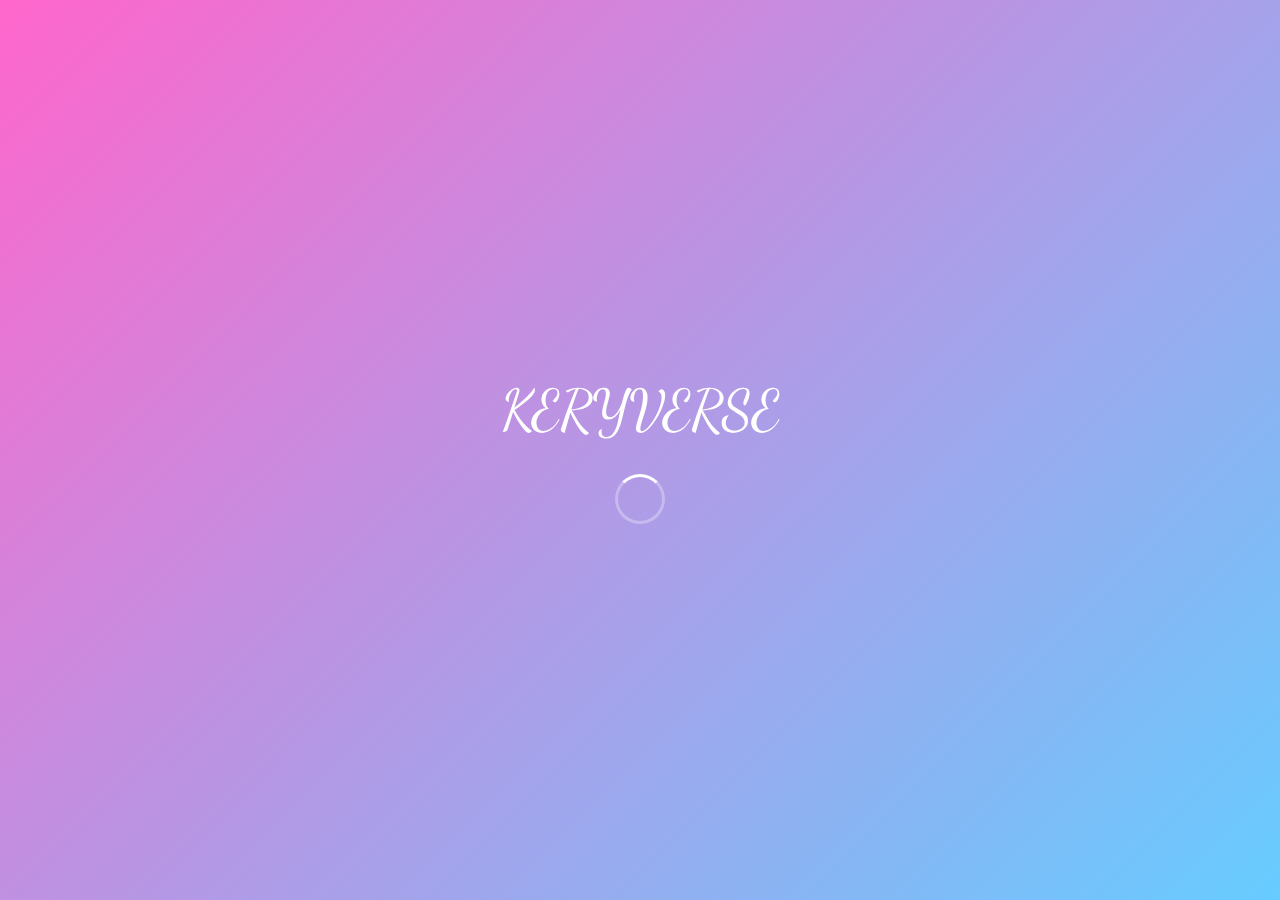
<file: deepseek_html_20260104_055bac.html>
<!DOCTYPE html>
<html lang="ru">
<head>
    <meta charset="UTF-8">
    <meta name="viewport" content="width=device-width, initial-scale=1.0, maximum-scale=1.0, user-scalable=no">
    <title>KERYVERSE - Mobile Doll Game</title>
    <link rel="stylesheet" href="https://cdnjs.cloudflare.com/ajax/libs/font-awesome/6.4.0/css/all.min.css">
    <link href="https://fonts.googleapis.com/css2?family=Dancing+Script:wght@700&family=Poppins:wght@300;400;500;600;700&display=swap" rel="stylesheet">
    <style>
        :root {
            --primary-pink: #ff66cc;
            --primary-blue: #66ccff;
            --secondary-pink: #ff99cc;
            --secondary-blue: #87ceeb;
            --accent-yellow: #ffcc66;
            --accent-purple: #cc66ff;
            --light-bg: #fff5f7;
            --card-bg: #ffffff;
            --text-dark: #333333;
            --text-light: #666666;
            --success: #4cd964;
            --warning: #ffcc00;
            --error: #ff3b30;
            --shadow: 0 4px 20px rgba(0,0,0,0.08);
            --radius: 20px;
        }

        * {
            margin: 0;
            padding: 0;
            box-sizing: border-box;
            -webkit-tap-highlight-color: transparent;
        }

        html, body {
            width: 100%;
            height: 100%;
            overflow: hidden;
            font-family: 'Poppins', sans-serif;
            background: linear-gradient(135deg, var(--light-bg) 0%, #e6f7ff 100%);
            color: var(--text-dark);
            position: fixed;
        }

        /* Desktop Warning */
        .desktop-warning {
            display: none;
            position: fixed;
            top: 0;
            left: 0;
            width: 100%;
            height: 100%;
            background: linear-gradient(135deg, var(--primary-pink) 0%, var(--primary-blue) 100%);
            z-index: 9999;
            flex-direction: column;
            justify-content: center;
            align-items: center;
            padding: 20px;
            text-align: center;
            color: white;
        }

        @media (min-width: 769px) {
            .desktop-warning {
                display: flex;
            }
            
            .mobile-app {
                display: none;
            }
        }

        /* Mobile App Container */
        .mobile-app {
            width: 100%;
            height: 100%;
            display: flex;
            flex-direction: column;
            overflow: hidden;
        }

        /* Status Bar */
        .status-bar {
            height: 44px;
            background: rgba(255, 255, 255, 0.95);
            display: flex;
            justify-content: space-between;
            align-items: center;
            padding: 0 20px;
            font-size: 14px;
            font-weight: 600;
            color: var(--text-dark);
            border-bottom: 1px solid rgba(0, 0, 0, 0.1);
            position: relative;
            z-index: 100;
            backdrop-filter: blur(10px);
            -webkit-backdrop-filter: blur(10px);
        }

        .time {
            font-weight: 700;
        }

        .status-icons {
            display: flex;
            gap: 8px;
        }

        /* Page Container */
        .page-container {
            flex: 1;
            overflow: hidden;
            position: relative;
        }

        .page {
            position: absolute;
            top: 0;
            left: 0;
            width: 100%;
            height: 100%;
            overflow-y: auto;
            -webkit-overflow-scrolling: touch;
            padding: 20px;
            padding-bottom: 100px;
            opacity: 0;
            transform: translateX(20px);
            transition: opacity 0.3s ease, transform 0.3s ease;
            pointer-events: none;
        }

        .page.active {
            opacity: 1;
            transform: translateX(0);
            pointer-events: all;
        }

        /* Header */
        .header {
            padding: 15px 0;
            text-align: center;
            background: linear-gradient(135deg, var(--primary-pink), var(--primary-blue));
            -webkit-background-clip: text;
            -webkit-text-fill-color: transparent;
            position: relative;
            margin-bottom: 10px;
        }

        .logo {
            font-family: 'Dancing Script', cursive;
            font-size: 3.2rem;
            font-weight: 700;
            text-shadow: 2px 2px 4px rgba(0,0,0,0.1);
            line-height: 1;
        }

        /* Stats Bar */
        .stats-bar {
            display: flex;
            justify-content: space-around;
            padding: 12px 15px;
            background: var(--card-bg);
            border-radius: var(--radius);
            margin: 0 0 20px 0;
            box-shadow: var(--shadow);
            position: relative;
            z-index: 10;
        }

        .stat-item {
            display: flex;
            flex-direction: column;
            align-items: center;
            gap: 5px;
        }

        .stat-icon {
            width: 36px;
            height: 36px;
            background: linear-gradient(135deg, var(--primary-pink), var(--primary-blue));
            border-radius: 50%;
            display: flex;
            align-items: center;
            justify-content: center;
            color: white;
            font-size: 16px;
            box-shadow: 0 3px 10px rgba(102, 204, 255, 0.3);
        }

        .stat-value {
            font-weight: 700;
            font-size: 1rem;
            color: var(--text-dark);
        }

        .stat-label {
            font-size: 0.65rem;
            color: var(--text-light);
            text-transform: uppercase;
            letter-spacing: 0.5px;
        }

        /* Character Section */
        .character-section {
            background: var(--card-bg);
            border-radius: var(--radius);
            padding: 20px;
            margin-bottom: 20px;
            box-shadow: var(--shadow);
            position: relative;
            overflow: hidden;
        }

        .character-section::before {
            content: '';
            position: absolute;
            top: 0;
            left: 0;
            right: 0;
            height: 4px;
            background: linear-gradient(90deg, var(--primary-pink), var(--primary-blue));
        }

        .character-container {
            display: flex;
            flex-direction: column;
            align-items: center;
            gap: 15px;
        }

        /* Enhanced Doll Design */
        .mobile-doll {
            position: relative;
            width: 180px;
            height: 250px;
            margin: 0 auto;
            transform-style: preserve-3d;
            perspective: 1000px;
        }

        .doll-hair {
            position: absolute;
            width: 140px;
            height: 90px;
            background: linear-gradient(135deg, #ffd700, #ffcc66, #fffacd);
            border-radius: 50% 50% 40% 40%;
            top: 35px;
            left: 50%;
            transform: translateX(-50%);
            z-index: 1;
            box-shadow: 
                0 5px 15px rgba(255, 215, 0, 0.3),
                inset 0 -5px 10px rgba(255, 204, 102, 0.5);
            animation: hairFloat 4s ease-in-out infinite;
        }

        .doll-face {
            position: absolute;
            width: 90px;
            height: 110px;
            background: linear-gradient(135deg, #fffacd, #fff8dc);
            border-radius: 45% 45% 50% 50%;
            top: 70px;
            left: 50%;
            transform: translateX(-50%);
            z-index: 2;
            box-shadow: 
                0 5px 20px rgba(0,0,0,0.1),
                inset 0 5px 15px rgba(255,255,255,0.9);
        }

        .doll-eyes {
            position: absolute;
            top: 35px;
            width: 100%;
            display: flex;
            justify-content: space-around;
            z-index: 3;
        }

        .eye {
            width: 18px;
            height: 25px;
            background: linear-gradient(135deg, var(--secondary-blue), var(--primary-blue));
            border-radius: 50%;
            position: relative;
            overflow: hidden;
        }

        .eye::before {
            content: '';
            position: absolute;
            width: 10px;
            height: 10px;
            background: #1e90ff;
            border-radius: 50%;
            top: 7px;
            left: 4px;
            animation: blink 4s infinite;
        }

        .doll-mouth {
            position: absolute;
            width: 25px;
            height: 12px;
            background: var(--primary-pink);
            border-radius: 0 0 12px 12px;
            bottom: 22px;
            left: 50%;
            transform: translateX(-50%);
            z-index: 3;
            animation: smile 5s infinite;
        }

        .doll-body {
            position: absolute;
            width: 90px;
            height: 125px;
            background: linear-gradient(135deg, var(--secondary-pink), #ff99cc);
            border-radius: 40% 40% 30% 30%;
            top: 140px;
            left: 50%;
            transform: translateX(-50%);
            z-index: 1;
            box-shadow: 
                0 10px 25px rgba(255, 102, 204, 0.3),
                inset 0 5px 10px rgba(255, 255, 255, 0.5);
        }

        .doll-dress {
            position: absolute;
            width: 110px;
            height: 90px;
            background: linear-gradient(135deg, var(--primary-blue), var(--secondary-blue), #ccffff);
            border-radius: 40% 40% 20% 20%;
            top: 145px;
            left: 50%;
            transform: translateX(-50%);
            z-index: 0;
            box-shadow: 0 10px 25px rgba(102, 204, 255, 0.3);
        }

        .doll-accessory {
            position: absolute;
            top: 30px;
            left: 50%;
            transform: translateX(-50%);
            z-index: 4;
            font-size: 24px;
            animation: sparkle 2s infinite;
        }

        /* Doll Info */
        .doll-info {
            text-align: center;
            width: 100%;
        }

        .doll-name {
            font-size: 1.8rem;
            font-weight: 700;
            background: linear-gradient(135deg, var(--primary-pink), var(--primary-blue));
            -webkit-background-clip: text;
            -webkit-text-fill-color: transparent;
            margin-bottom: 5px;
        }

        .doll-title {
            color: var(--text-light);
            font-size: 0.85rem;
            margin-bottom: 12px;
        }

        .mood-display {
            display: inline-flex;
            align-items: center;
            gap: 10px;
            background: rgba(255, 102, 204, 0.1);
            padding: 8px 18px;
            border-radius: 50px;
            margin-bottom: 15px;
            backdrop-filter: blur(5px);
            border: 1px solid rgba(255, 102, 204, 0.2);
        }

        .mood-emoji {
            font-size: 1.6rem;
            animation: bounce 2s infinite;
        }

        .mood-text {
            font-weight: 600;
            color: var(--primary-pink);
        }

        .doll-dialogue {
            background: rgba(102, 204, 255, 0.05);
            padding: 15px;
            border-radius: 15px;
            border-left: 3px solid var(--primary-blue);
            font-style: italic;
            color: var(--text-light);
            line-height: 1.4;
            font-size: 0.9rem;
            backdrop-filter: blur(5px);
            transition: all 0.3s ease;
        }

        /* Stats Cards */
        .stats-cards {
            display: grid;
            grid-template-columns: 1fr 1fr;
            gap: 12px;
            margin-bottom: 20px;
        }

        .stat-card {
            background: var(--card-bg);
            border-radius: 15px;
            padding: 15px;
            box-shadow: 0 3px 10px rgba(0,0,0,0.05);
            border: 1px solid rgba(255, 102, 204, 0.1);
            transition: transform 0.2s ease;
        }

        .stat-card:active {
            transform: scale(0.98);
        }

        .stat-header {
            display: flex;
            align-items: center;
            gap: 10px;
            margin-bottom: 10px;
        }

        .stat-icon-small {
            width: 30px;
            height: 30px;
            background: linear-gradient(135deg, var(--primary-pink), var(--primary-blue));
            border-radius: 8px;
            display: flex;
            align-items: center;
            justify-content: center;
            color: white;
            font-size: 14px;
            box-shadow: 0 2px 8px rgba(102, 204, 255, 0.3);
        }

        .stat-name {
            font-size: 0.85rem;
            color: var(--text-light);
            flex: 1;
        }

        .stat-value-card {
            font-size: 1.3rem;
            font-weight: 700;
            color: var(--text-dark);
            text-align: center;
            margin-bottom: 8px;
        }

        .progress-bar {
            height: 6px;
            background: rgba(0,0,0,0.05);
            border-radius: 3px;
            overflow: hidden;
        }

        .progress-fill {
            height: 100%;
            border-radius: 3px;
            transition: width 0.5s ease;
            box-shadow: 0 2px 5px rgba(0,0,0,0.1);
        }

        /* Actions Grid */
        .actions-grid {
            display: grid;
            grid-template-columns: repeat(2, 1fr);
            gap: 12px;
            margin-bottom: 20px;
        }

        .action-btn {
            background: var(--card-bg);
            border: none;
            border-radius: 15px;
            padding: 15px 10px;
            display: flex;
            flex-direction: column;
            align-items: center;
            gap: 8px;
            box-shadow: 0 4px 12px rgba(0,0,0,0.08);
            transition: all 0.2s ease;
            cursor: pointer;
        }

        .action-btn:active {
            transform: scale(0.96);
            box-shadow: 0 2px 8px rgba(0,0,0,0.12);
        }

        .action-btn i {
            width: 45px;
            height: 45px;
            background: linear-gradient(135deg, var(--primary-pink), var(--primary-blue));
            border-radius: 50%;
            display: flex;
            align-items: center;
            justify-content: center;
            color: white;
            font-size: 20px;
            box-shadow: 0 3px 10px rgba(102, 204, 255, 0.3);
        }

        .action-name {
            font-weight: 600;
            color: var(--text-dark);
            font-size: 0.9rem;
            text-align: center;
        }

        .action-cost {
            font-size: 0.75rem;
            color: #ff9966;
            font-weight: 600;
        }

        /* Shop Page */
        .shop-categories {
            display: flex;
            gap: 10px;
            margin-bottom: 20px;
            overflow-x: auto;
            padding-bottom: 5px;
        }

        .category-btn {
            padding: 8px 15px;
            background: var(--card-bg);
            border: none;
            border-radius: 50px;
            font-size: 0.85rem;
            font-weight: 600;
            color: var(--text-light);
            white-space: nowrap;
            transition: all 0.2s ease;
            box-shadow: 0 2px 8px rgba(0,0,0,0.05);
        }

        .category-btn.active {
            background: linear-gradient(135deg, var(--primary-pink), var(--primary-blue));
            color: white;
        }

        .shop-items {
            display: grid;
            grid-template-columns: repeat(2, 1fr);
            gap: 15px;
        }

        .shop-item {
            background: rgba(255, 102, 204, 0.05);
            border-radius: 15px;
            padding: 15px;
            border: 1px solid rgba(255, 102, 204, 0.1);
            transition: all 0.2s ease;
        }

        .shop-item:active {
            transform: scale(0.98);
            background: rgba(255, 102, 204, 0.1);
        }

        .item-header {
            display: flex;
            align-items: center;
            gap: 10px;
            margin-bottom: 10px;
        }

        .item-icon {
            width: 40px;
            height: 40px;
            background: linear-gradient(135deg, var(--primary-pink), var(--primary-blue));
            border-radius: 10px;
            display: flex;
            align-items: center;
            justify-content: center;
            color: white;
            font-size: 18px;
            box-shadow: 0 3px 10px rgba(102, 204, 255, 0.3);
        }

        .item-name {
            font-weight: 600;
            color: var(--text-dark);
            font-size: 0.9rem;
            flex: 1;
        }

        .item-price {
            font-weight: 700;
            color: #ff9966;
            font-size: 1rem;
        }

        .item-desc {
            font-size: 0.8rem;
            color: var(--text-light);
            margin-bottom: 10px;
            line-height: 1.4;
        }

        .item-effects {
            display: flex;
            gap: 6px;
            flex-wrap: wrap;
        }

        .effect-tag {
            background: rgba(102, 204, 255, 0.1);
            color: var(--primary-blue);
            padding: 3px 8px;
            border-radius: 10px;
            font-size: 0.7rem;
            display: flex;
            align-items: center;
            gap: 4px;
        }

        /* Quests Page */
        .quests-list {
            display: flex;
            flex-direction: column;
            gap: 15px;
        }

        .quest-card {
            background: var(--card-bg);
            border-radius: 15px;
            padding: 15px;
            box-shadow: var(--shadow);
            border-left: 4px solid transparent;
        }

        .quest-card.daily {
            border-left-color: var(--primary-pink);
        }

        .quest-card.achievement {
            border-left-color: var(--accent-yellow);
        }

        .quest-header {
            display: flex;
            align-items: center;
            gap: 10px;
            margin-bottom: 10px;
        }

        .quest-icon {
            width: 40px;
            height: 40px;
            background: linear-gradient(135deg, var(--primary-pink), var(--primary-blue));
            border-radius: 10px;
            display: flex;
            align-items: center;
            justify-content: center;
            color: white;
            font-size: 18px;
        }

        .quest-info {
            flex: 1;
        }

        .quest-title {
            font-weight: 700;
            color: var(--text-dark);
            font-size: 0.95rem;
        }

        .quest-desc {
            font-size: 0.8rem;
            color: var(--text-light);
        }

        .quest-reward {
            display: flex;
            gap: 10px;
            margin-top: 10px;
        }

        .reward-badge {
            background: rgba(102, 204, 255, 0.1);
            color: var(--primary-blue);
            padding: 4px 10px;
            border-radius: 10px;
            font-size: 0.75rem;
            font-weight: 600;
            display: flex;
            align-items: center;
            gap: 5px;
        }

        .quest-progress {
            margin-top: 10px;
        }

        .progress-text {
            display: flex;
            justify-content: space-between;
            font-size: 0.8rem;
            color: var(--text-light);
            margin-bottom: 5px;
        }

        .complete-btn {
            width: 100%;
            padding: 10px;
            background: linear-gradient(135deg, var(--primary-pink), var(--primary-blue));
            color: white;
            border: none;
            border-radius: 10px;
            font-weight: 600;
            margin-top: 10px;
            transition: transform 0.2s ease;
        }

        .complete-btn:active {
            transform: scale(0.98);
        }

        /* Wardrobe Page */
        .wardrobe-grid {
            display: grid;
            grid-template-columns: repeat(3, 1fr);
            gap: 12px;
        }

        .wardrobe-item {
            background: var(--card-bg);
            border-radius: 15px;
            padding: 15px;
            text-align: center;
            box-shadow: 0 3px 10px rgba(0,0,0,0.05);
            transition: all 0.2s ease;
            border: 2px solid transparent;
        }

        .wardrobe-item.equipped {
            border-color: var(--primary-pink);
            background: rgba(255, 102, 204, 0.05);
        }

        .wardrobe-item.locked {
            opacity: 0.5;
            filter: grayscale(0.5);
        }

        .wardrobe-icon {
            width: 50px;
            height: 50px;
            background: linear-gradient(135deg, var(--primary-pink), var(--primary-blue));
            border-radius: 50%;
            display: flex;
            align-items: center;
            justify-content: center;
            color: white;
            font-size: 24px;
            margin: 0 auto 10px;
        }

        .wardrobe-name {
            font-weight: 600;
            color: var(--text-dark);
            font-size: 0.8rem;
            margin-bottom: 5px;
        }

        .wardrobe-status {
            font-size: 0.7rem;
            color: var(--text-light);
        }

        .lock-icon {
            color: var(--text-light);
            font-size: 12px;
            margin-top: 5px;
        }

        /* Profile Page */
        .profile-card {
            background: var(--card-bg);
            border-radius: var(--radius);
            padding: 20px;
            box-shadow: var(--shadow);
            margin-bottom: 20px;
            text-align: center;
        }

        .profile-avatar {
            width: 80px;
            height: 80px;
            background: linear-gradient(135deg, var(--primary-pink), var(--primary-blue));
            border-radius: 50%;
            margin: 0 auto 15px;
            display: flex;
            align-items: center;
            justify-content: center;
            color: white;
            font-size: 36px;
            box-shadow: 0 5px 20px rgba(102, 204, 255, 0.3);
        }

        .profile-name {
            font-size: 1.3rem;
            font-weight: 700;
            color: var(--text-dark);
            margin-bottom: 5px;
        }

        .profile-level {
            color: var(--text-light);
            font-size: 0.9rem;
            margin-bottom: 15px;
        }

        .profile-stats {
            display: grid;
            grid-template-columns: repeat(2, 1fr);
            gap: 15px;
            margin-bottom: 20px;
        }

        .profile-stat {
            background: rgba(102, 204, 255, 0.05);
            border-radius: 10px;
            padding: 15px;
            text-align: center;
        }

        .stat-number {
            font-size: 1.5rem;
            font-weight: 700;
            color: var(--text-dark);
            margin-bottom: 5px;
        }

        .stat-label-profile {
            font-size: 0.8rem;
            color: var(--text-light);
        }

        .achievements {
            background: var(--card-bg);
            border-radius: var(--radius);
            padding: 20px;
            box-shadow: var(--shadow);
        }

        .achievement-grid {
            display: grid;
            grid-template-columns: repeat(3, 1fr);
            gap: 15px;
            margin-top: 15px;
        }

        .achievement-item {
            text-align: center;
        }

        .achievement-icon {
            width: 50px;
            height: 50px;
            background: linear-gradient(135deg, var(--primary-pink), var(--primary-blue));
            border-radius: 50%;
            display: flex;
            align-items: center;
            justify-content: center;
            color: white;
            font-size: 20px;
            margin: 0 auto 8px;
            box-shadow: 0 3px 10px rgba(102, 204, 255, 0.3);
        }

        .achievement-name {
            font-size: 0.7rem;
            color: var(--text-dark);
            font-weight: 600;
        }

        .achievement-progress {
            font-size: 0.6rem;
            color: var(--text-light);
            margin-top: 2px;
        }

        /* Bottom Navigation */
        .bottom-nav {
            position: fixed;
            bottom: 0;
            left: 0;
            right: 0;
            background: var(--card-bg);
            display: flex;
            justify-content: space-around;
            padding: 12px 10px;
            border-top: 1px solid rgba(0,0,0,0.1);
            box-shadow: 0 -2px 10px rgba(0,0,0,0.05);
            z-index: 1000;
            backdrop-filter: blur(10px);
            -webkit-backdrop-filter: blur(10px);
        }

        .nav-item {
            display: flex;
            flex-direction: column;
            align-items: center;
            gap: 5px;
            text-decoration: none;
            color: #999;
            transition: all 0.2s ease;
            padding: 5px 10px;
            border-radius: 10px;
            flex: 1;
            max-width: 80px;
        }

        .nav-item.active {
            color: var(--primary-pink);
            background: rgba(255, 102, 204, 0.1);
            transform: translateY(-5px);
        }

        .nav-item:active {
            transform: scale(0.95);
        }

        .nav-icon {
            font-size: 20px;
            transition: transform 0.2s ease;
        }

        .nav-item.active .nav-icon {
            transform: scale(1.1);
        }

        .nav-label {
            font-size: 0.7rem;
            font-weight: 600;
            transition: all 0.2s ease;
        }

        /* Notification */
        .notification {
            position: fixed;
            top: 100px;
            left: 20px;
            right: 20px;
            background: var(--card-bg);
            border-radius: 15px;
            padding: 15px;
            box-shadow: 0 10px 30px rgba(0,0,0,0.15);
            transform: translateY(-100px);
            opacity: 0;
            transition: all 0.3s ease;
            z-index: 1001;
            border-left: 4px solid var(--primary-pink);
            backdrop-filter: blur(20px);
            -webkit-backdrop-filter: blur(20px);
        }

        .notification.show {
            transform: translateY(0);
            opacity: 1;
        }

        .notification-header {
            display: flex;
            align-items: center;
            gap: 10px;
            margin-bottom: 10px;
        }

        .notification-icon {
            width: 30px;
            height: 30px;
            background: linear-gradient(135deg, var(--primary-pink), var(--primary-blue));
            border-radius: 50%;
            display: flex;
            align-items: center;
            justify-content: center;
            color: white;
            font-size: 14px;
        }

        .notification-title {
            font-weight: 700;
            color: var(--text-dark);
            flex: 1;
        }

        .notification-message {
            color: var(--text-light);
            font-size: 0.9rem;
            line-height: 1.4;
        }

        /* Loading Screen */
        .loading-screen {
            position: fixed;
            top: 0;
            left: 0;
            width: 100%;
            height: 100%;
            background: linear-gradient(135deg, var(--primary-pink) 0%, var(--primary-blue) 100%);
            display: flex;
            flex-direction: column;
            justify-content: center;
            align-items: center;
            z-index: 9999;
            transition: opacity 0.5s ease;
        }

        .loading-logo {
            font-family: 'Dancing Script', cursive;
            font-size: 3.5rem;
            color: white;
            margin-bottom: 30px;
            animation: pulse 1.5s infinite;
        }

        .loading-spinner {
            width: 50px;
            height: 50px;
            border: 3px solid rgba(255,255,255,0.3);
            border-top-color: white;
            border-radius: 50%;
            animation: spin 1s linear infinite;
        }

        /* Animations */
        @keyframes blink {
            0%, 90%, 100% { transform: scaleY(1); }
            95% { transform: scaleY(0.1); }
        }

        @keyframes smile {
            0%, 80%, 100% { height: 12px; }
            85%, 95% { height: 8px; }
        }

        @keyframes bounce {
            0%, 100% { transform: translateY(0); }
            50% { transform: translateY(-5px); }
        }

        @keyframes spin {
            to { transform: rotate(360deg); }
        }

        @keyframes pulse {
            0%, 100% { opacity: 1; }
            50% { opacity: 0.7; }
        }

        @keyframes hairFloat {
            0%, 100% { transform: translateX(-50%) translateY(0) rotate(0deg); }
            50% { transform: translateX(-50%) translateY(-5px) rotate(2deg); }
        }

        @keyframes sparkle {
            0%, 100% { opacity: 1; transform: translateX(-50%) scale(1); }
            50% { opacity: 0.7; transform: translateX(-50%) scale(1.1); }
        }

        @keyframes floatUp {
            0% { transform: translate(-50%, -50%); opacity: 1; }
            100% { transform: translate(-50%, -150%); opacity: 0; }
        }

        @keyframes slideIn {
            from { transform: translateX(20px); opacity: 0; }
            to { transform: translateX(0); opacity: 1; }
        }

        /* Hide scrollbars */
        .page::-webkit-scrollbar,
        .shop-categories::-webkit-scrollbar {
            display: none;
        }

        .page,
        .shop-categories {
            -ms-overflow-style: none;
            scrollbar-width: none;
        }

        /* Swipe Hint */
        .swipe-hint {
            position: fixed;
            bottom: 80px;
            left: 0;
            right: 0;
            text-align: center;
            color: #999;
            font-size: 0.8rem;
            animation: fadeInOut 2s infinite;
            pointer-events: none;
            z-index: 999;
        }

        @keyframes fadeInOut {
            0%, 100% { opacity: 0.3; }
            50% { opacity: 1; }
        }

        /* Achievement Popup */
        .achievement-popup {
            position: fixed;
            top: 50%;
            left: 50%;
            transform: translate(-50%, -50%) scale(0.8);
            background: var(--card-bg);
            border-radius: var(--radius);
            padding: 25px;
            box-shadow: 0 20px 40px rgba(0,0,0,0.2);
            z-index: 1002;
            text-align: center;
            opacity: 0;
            transition: all 0.3s ease;
            max-width: 300px;
            width: 90%;
            backdrop-filter: blur(20px);
            border: 2px solid var(--primary-pink);
        }

        .achievement-popup.show {
            opacity: 1;
            transform: translate(-50%, -50%) scale(1);
        }

        .popup-icon {
            width: 70px;
            height: 70px;
            background: linear-gradient(135deg, var(--primary-pink), var(--primary-blue));
            border-radius: 50%;
            display: flex;
            align-items: center;
            justify-content: center;
            color: white;
            font-size: 32px;
            margin: 0 auto 15px;
            box-shadow: 0 5px 20px rgba(102, 204, 255, 0.3);
            animation: bounce 1s infinite;
        }

        .popup-title {
            font-size: 1.2rem;
            font-weight: 700;
            color: var(--text-dark);
            margin-bottom: 10px;
        }

        .popup-desc {
            color: var(--text-light);
            font-size: 0.9rem;
            margin-bottom: 20px;
        }

        .popup-reward {
            display: flex;
            justify-content: center;
            gap: 15px;
            margin-bottom: 20px;
        }

        .reward-item {
            display: flex;
            align-items: center;
            gap: 5px;
            font-weight: 600;
        }

        .popup-close {
            background: linear-gradient(135deg, var(--primary-pink), var(--primary-blue));
            color: white;
            border: none;
            border-radius: 10px;
            padding: 10px 20px;
            font-weight: 600;
            width: 100%;
            transition: transform 0.2s ease;
        }

        .popup-close:active {
            transform: scale(0.98);
        }

        /* Overlay */
        .overlay {
            position: fixed;
            top: 0;
            left: 0;
            width: 100%;
            height: 100%;
            background: rgba(0,0,0,0.5);
            z-index: 1001;
            opacity: 0;
            pointer-events: none;
            transition: opacity 0.3s ease;
            backdrop-filter: blur(5px);
        }

        .overlay.show {
            opacity: 1;
            pointer-events: all;
        }

        /* Responsive Adjustments */
        @media (max-height: 700px) {
            .mobile-doll {
                width: 150px;
                height: 210px;
            }
            
            .doll-hair {
                width: 120px;
                height: 75px;
                top: 30px;
            }
            
            .doll-face {
                width: 75px;
                height: 90px;
                top: 60px;
            }
            
            .doll-body {
                width: 75px;
                height: 100px;
                top: 120px;
            }
            
            .doll-dress {
                width: 90px;
                height: 70px;
                top: 125px;
            }
            
            .doll-name {
                font-size: 1.5rem;
            }
            
            .page {
                padding-bottom: 80px;
            }
            
            .bottom-nav {
                padding: 8px 10px;
            }
        }

        @media (max-width: 320px) {
            .stats-cards,
            .actions-grid,
            .shop-items,
            .wardrobe-grid,
            .achievement-grid {
                grid-template-columns: 1fr;
            }
            
            .logo {
                font-size: 2.5rem;
            }
        }
    </style>
</head>
<body>
    <!-- Desktop Warning -->
    <div class="desktop-warning">
        <div style="font-size: 3rem; margin-bottom: 20px;">📱</div>
        <h1 style="font-size: 2rem; margin-bottom: 20px;">KERYVERSE</h1>
        <p style="font-size: 1.2rem; max-width: 500px; line-height: 1.5;">
            Эта версия игры разработана специально для мобильных устройств.
            <br><br>
            Пожалуйста, откройте игру на вашем смартфоне или планшете для наилучшего опыта.
        </p>
    </div>

    <!-- Mobile App -->
    <div class="mobile-app">
        <!-- Status Bar -->
        <div class="status-bar">
            <div class="time" id="currentTime">14:30</div>
            <div class="status-icons">
                <i class="fas fa-signal"></i>
                <i class="fas fa-wifi"></i>
                <i class="fas fa-battery-three-quarters"></i>
            </div>
        </div>

        <!-- Loading Screen -->
        <div class="loading-screen" id="loadingScreen">
            <div class="loading-logo">KERYVERSE</div>
            <div class="loading-spinner"></div>
        </div>

        <!-- Notification -->
        <div class="notification" id="notification">
            <div class="notification-header">
                <div class="notification-icon">
                    <i class="fas fa-check"></i>
                </div>
                <div class="notification-title">Добро пожаловать!</div>
            </div>
            <div class="notification-message">Керри рада видеть вас!</div>
        </div>

        <!-- Achievement Popup -->
        <div class="achievement-popup" id="achievementPopup">
            <div class="popup-icon">
                <i class="fas fa-trophy"></i>
            </div>
            <div class="popup-title" id="popupTitle">Достижение получено!</div>
            <div class="popup-desc" id="popupDesc">Описание достижения</div>
            <div class="popup-reward" id="popupReward">
                <!-- Rewards will be added here -->
            </div>
            <button class="popup-close" onclick="closePopup()">Понятно</button>
        </div>

        <!-- Overlay -->
        <div class="overlay" id="overlay" onclick="closePopup()"></div>

        <!-- Page Container -->
        <div class="page-container">
            <!-- Home Page -->
            <div class="page active" id="homePage">
                <!-- Header -->
                <div class="header">
                    <div class="logo">KERYVERSE</div>
                </div>

                <!-- Stats Bar -->
                <div class="stats-bar">
                    <div class="stat-item">
                        <div class="stat-icon">
                            <i class="fas fa-coins"></i>
                        </div>
                        <div class="stat-value" id="coinsStat">1,250</div>
                        <div class="stat-label">Coins</div>
                    </div>
                    <div class="stat-item">
                        <div class="stat-icon">
                            <i class="fas fa-gem"></i>
                        </div>
                        <div class="stat-value" id="gemsStat">25</div>
                        <div class="stat-label">Gems</div>
                    </div>
                    <div class="stat-item">
                        <div class="stat-icon">
                            <i class="fas fa-crown"></i>
                        </div>
                        <div class="stat-value" id="levelStat">12</div>
                        <div class="stat-label">Level</div>
                    </div>
                </div>

                <!-- Character Section -->
                <div class="character-section">
                    <div class="character-container">
                        <div class="mobile-doll">
                            <div class="doll-accessory" id="dollAccessory">👑</div>
                            <div class="doll-hair"></div>
                            <div class="doll-face">
                                <div class="doll-eyes">
                                    <div class="eye left"></div>
                                    <div class="eye right"></div>
                                </div>
                                <div class="doll-mouth"></div>
                            </div>
                            <div class="doll-dress"></div>
                            <div class="doll-body"></div>
                        </div>
                        
                        <div class="doll-info">
                            <div class="doll-name">Kerry</div>
                            <div class="doll-title">Blonde Doll • Level 12</div>
                            
                            <div class="mood-display">
                                <div class="mood-emoji" id="moodEmoji">💖</div>
                                <div class="mood-text" id="moodText">Happy</div>
                            </div>
                            
                            <div class="doll-dialogue" id="dialogueText">
                                Привет! Я Керри, твоя куколка. Давай проведём день вместе!
                            </div>
                        </div>
                    </div>
                </div>

                <!-- Stats Cards -->
                <div class="stats-cards">
                    <div class="stat-card" onclick="showStatDetails('health')">
                        <div class="stat-header">
                            <div class="stat-icon-small">
                                <i class="fas fa-heart"></i>
                            </div>
                            <div class="stat-name">Health</div>
                        </div>
                        <div class="stat-value-card" id="healthValue">85%</div>
                        <div class="progress-bar health-bar">
                            <div class="progress-fill" id="healthBar" style="width: 85%;"></div>
                        </div>
                    </div>
                    
                    <div class="stat-card" onclick="showStatDetails('mood')">
                        <div class="stat-header">
                            <div class="stat-icon-small">
                                <i class="fas fa-smile"></i>
                            </div>
                            <div class="stat-name">Mood</div>
                        </div>
                        <div class="stat-value-card" id="moodValue">92%</div>
                        <div class="progress-bar mood-bar">
                            <div class="progress-fill" id="moodBar" style="width: 92%;"></div>
                        </div>
                    </div>
                    
                    <div class="stat-card" onclick="showStatDetails('energy')">
                        <div class="stat-header">
                            <div class="stat-icon-small">
                                <i class="fas fa-bolt"></i>
                            </div>
                            <div class="stat-name">Energy</div>
                        </div>
                        <div class="stat-value-card" id="energyValue">78%</div>
                        <div class="progress-bar energy-bar">
                            <div class="progress-fill" id="energyBar" style="width: 78%;"></div>
                        </div>
                    </div>
                    
                    <div class="stat-card" onclick="showStatDetails('xp')">
                        <div class="stat-header">
                            <div class="stat-icon-small">
                                <i class="fas fa-star"></i>
                            </div>
                            <div class="stat-name">Experience</div>
                        </div>
                        <div class="stat-value-card" id="xpValue">750/1000</div>
                        <div class="progress-bar xp-bar">
                            <div class="progress-fill" id="xpBar" style="width: 75%;"></div>
                        </div>
                    </div>
                </div>

                <!-- Actions Grid -->
                <div class="section-title" style="margin: 20px 0 10px 0; font-size: 1.2rem; display: flex; align-items: center; gap: 10px;">
                    <i class="fas fa-magic"></i>
                    Actions
                </div>
                <div class="actions-grid">
                    <button class="action-btn" onclick="performAction('feed')">
                        <i class="fas fa-cookie-bite"></i>
                        <div class="action-name">Feed</div>
                        <div class="action-cost">-15 Coins</div>
                    </button>
                    
                    <button class="action-btn" onclick="performAction('play')">
                        <i class="fas fa-gamepad"></i>
                        <div class="action-name">Play</div>
                        <div class="action-cost">-5 Energy</div>
                    </button>
                    
                    <button class="action-btn" onclick="performAction('beauty')">
                        <i class="fas fa-spa"></i>
                        <div class="action-name">Beauty</div>
                        <div class="action-cost">-25 Coins</div>
                    </button>
                    
                    <button class="action-btn" onclick="performAction('study')">
                        <i class="fas fa-book"></i>
                        <div class="action-name">Study</div>
                        <div class="action-cost">-10 Energy</div>
                    </button>
                    
                    <button class="action-btn" onclick="performAction('rest')">
                        <i class="fas fa-bed"></i>
                        <div class="action-name">Rest</div>
                        <div class="action-cost">FREE</div>
                    </button>
                    
                    <button class="action-btn" onclick="performAction('hug')">
                        <i class="fas fa-heart"></i>
                        <div class="action-name">Hug</div>
                        <div class="action-cost">FREE</div>
                    </button>
                </div>

                <!-- Swipe Hint -->
                <div class="swipe-hint">
                    <i class="fas fa-chevron-up"></i> Swipe up for more
                </div>
            </div>

            <!-- Shop Page -->
            <div class="page" id="shopPage">
                <div class="header">
                    <div class="logo">Shop</div>
                </div>

                <div class="shop-categories">
                    <button class="category-btn active" onclick="changeCategory('all')">All</button>
                    <button class="category-btn" onclick="changeCategory('dresses')">Dresses</button>
                    <button class="category-btn" onclick="changeCategory('accessories')">Accessories</button>
                    <button class="category-btn" onclick="changeCategory('consumables')">Consumables</button>
                    <button class="category-btn" onclick="changeCategory('premium')">Premium</button>
                </div>

                <div class="shop-items">
                    <!-- Items will be loaded dynamically -->
                </div>
            </div>

            <!-- Quests Page -->
            <div class="page" id="questsPage">
                <div class="header">
                    <div class="logo">Quests</div>
                </div>

                <div class="quests-list">
                    <!-- Quests will be loaded dynamically -->
                </div>
            </div>

            <!-- Wardrobe Page -->
            <div class="page" id="wardrobePage">
                <div class="header">
                    <div class="logo">Wardrobe</div>
                </div>

                <div class="wardrobe-grid">
                    <!-- Wardrobe items will be loaded dynamically -->
                </div>
            </div>

            <!-- Profile Page -->
            <div class="page" id="profilePage">
                <div class="header">
                    <div class="logo">Profile</div>
                </div>

                <div class="profile-card">
                    <div class="profile-avatar">
                        <i class="fas fa-user"></i>
                    </div>
                    <div class="profile-name" id="playerName">Player</div>
                    <div class="profile-level">Level <span id="profileLevel">12</span> • Member since 2024</div>
                    
                    <div class="profile-stats">
                        <div class="profile-stat">
                            <div class="stat-number" id="playTime">45</div>
                            <div class="stat-label-profile">Hours Played</div>
                        </div>
                        <div class="profile-stat">
                            <div class="stat-number" id="questsCompleted">28</div>
                            <div class="stat-label-profile">Quests Done</div>
                        </div>
                        <div class="profile-stat">
                            <div class="stat-number" id="itemsBought">15</div>
                            <div class="stat-label-profile">Items Bought</div>
                        </div>
                        <div class="profile-stat">
                            <div class="stat-number" id="achievementsUnlocked">8</div>
                            <div class="stat-label-profile">Achievements</div>
                        </div>
                    </div>
                </div>

                <div class="achievements">
                    <div class="section-title" style="margin: 0 0 15px 0; font-size: 1.2rem; display: flex; align-items: center; gap: 10px;">
                        <i class="fas fa-trophy"></i>
                        Achievements
                    </div>
                    <div class="achievement-grid">
                        <!-- Achievements will be loaded dynamically -->
                    </div>
                </div>
            </div>
        </div>

        <!-- Bottom Navigation -->
        <div class="bottom-nav">
            <a href="#" class="nav-item active" onclick="switchTab('home')">
                <div class="nav-icon">🏠</div>
                <div class="nav-label">Home</div>
            </a>
            <a href="#" class="nav-item" onclick="switchTab('shop')">
                <div class="nav-icon">🛍️</div>
                <div class="nav-label">Shop</div>
            </a>
            <a href="#" class="nav-item" onclick="switchTab('quests')">
                <div class="nav-icon">🎯</div>
                <div class="nav-label">Quests</div>
            </a>
            <a href="#" class="nav-item" onclick="switchTab('wardrobe')">
                <div class="nav-icon">👗</div>
                <div class="nav-label">Wardrobe</div>
            </a>
            <a href="#" class="nav-item" onclick="switchTab('profile')">
                <div class="nav-icon">👤</div>
                <div class="nav-label">Profile</div>
            </a>
        </div>
    </div>

    <script>
        // Game State
        const gameState = {
            // Basic stats
            coins: 1250,
            gems: 25,
            level: 12,
            xp: 750,
            xpNeeded: 1000,
            
            // Doll stats
            health: 85,
            mood: 92,
            energy: 78,
            dollMood: 'happy',
            
            // Player stats
            playerName: "Player",
            playTime: 45,
            questsCompleted: 28,
            itemsBought: 15,
            achievementsUnlocked: 8,
            
            // Wardrobe
            wardrobe: {
                accessories: ['crown'],
                dresses: ['default'],
                equipped: {
                    accessory: 'crown',
                    dress: 'default'
                }
            },
            
            // Achievements
            achievements: {
                firstLogin: { unlocked: true, progress: 1, required: 1 },
                dollLover: { unlocked: true, progress: 50, required: 50 },
                shopaholic: { unlocked: true, progress: 15, required: 10 },
                questMaster: { unlocked: false, progress: 28, required: 50 },
                millionaire: { unlocked: false, progress: 1250, required: 10000 },
                perfectionist: { unlocked: false, progress: 0, required: 100 }
            },
            
            // Daily quests
            dailyQuests: {
                feedDoll: { completed: false, progress: 0, required: 3 },
                playGames: { completed: false, progress: 0, required: 5 },
                buyItem: { completed: false, progress: 0, required: 1 }
            },
            
            // Shop inventory
            inventory: [],
            
            // Settings
            lastLogin: Date.now(),
            notifications: true,
            music: true,
            sound: true
        };

        // Game Data
        const gameData = {
            dialogues: [
                "Привет! Я Керри, твоя куколка. Давай проведём день вместе! 💖",
                "Сегодня отличный день для ухода за собой! ✨",
                "Спасибо, что заботишься обо мне! Я так счастлива! 😊",
                "Хочешь поиграть? У меня есть идеи для весёлых игр! 🎮",
                "Красота требует ухода, но это так приятно! 💅",
                "Я обожаю новые платья и аксессуары! 🛍️",
                "Обнимашки делают день лучше! Давай обнимемся! 🤗",
                "Ты лучший хозяин на свете! 🥰",
                "Смотри, как я красива сегодня! 💃",
                "Ура, новое платье! Спасибо тебе! 👗"
            ],
            
            shopItems: {
                all: [
                    { id: 'dress1', name: 'Pink Dress', price: 120, type: 'dress', icon: '👗', effects: { mood: 15 }, description: 'Beautiful pink dress for Kerry' },
                    { id: 'accessory1', name: 'Crown', price: 80, type: 'accessory', icon: '👑', effects: { health: 10 }, description: 'Sparkling crown accessory' },
                    { id: 'guide', name: 'Beauty Guide', price: { gems: 2 }, type: 'consumable', icon: '📖', effects: { xp: 50 }, description: 'Premium beauty techniques' },
                    { id: 'perfume', name: 'Perfume', price: 150, type: 'consumable', icon: '🌸', effects: { mood: 20 }, description: 'Lovely floral perfume' },
                    { id: 'dress2', name: 'Blue Dress', price: 200, type: 'dress', icon: '👗', effects: { mood: 25, energy: 10 }, description: 'Elegant blue evening dress' },
                    { id: 'accessory2', name: 'Earrings', price: 60, type: 'accessory', icon: '💎', effects: { mood: 10 }, description: 'Sparkling crystal earrings' },
                    { id: 'snack', name: 'Special Snack', price: 50, type: 'consumable', icon: '🍰', effects: { health: 20, mood: 10 }, description: 'Delicious energy snack' },
                    { id: 'theme', name: 'Theme Pack', price: { gems: 5 }, type: 'premium', icon: '🎨', effects: { xp: 100 }, description: 'Premium interface theme' }
                ],
                dresses: [],
                accessories: [],
                consumables: [],
                premium: []
            },
            
            quests: [
                { id: 'daily1', title: 'Feed Kerry', description: 'Feed your doll 3 times today', type: 'daily', reward: { coins: 50, xp: 30 }, progress: 0, required: 3 },
                { id: 'daily2', title: 'Play Time', description: 'Play with Kerry 5 times today', type: 'daily', reward: { coins: 30, xp: 40 }, progress: 0, required: 5 },
                { id: 'daily3', title: 'Shopping Spree', description: 'Buy any item in the shop', type: 'daily', reward: { coins: 100, xp: 50 }, progress: 0, required: 1 },
                { id: 'achievement1', title: 'Doll Lover', description: 'Interact with Kerry 50 times', type: 'achievement', reward: { gems: 5, xp: 200 }, progress: 50, required: 50 },
                { id: 'achievement2', title: 'Quest Master', description: 'Complete 50 quests', type: 'achievement', reward: { gems: 10, xp: 500 }, progress: 28, required: 50 },
                { id: 'achievement3', title: 'Millionaire', description: 'Collect 10,000 coins', type: 'achievement', reward: { gems: 20, xp: 1000 }, progress: 1250, required: 10000 }
            ],
            
            wardrobeItems: [
                { id: 'default_dress', name: 'Default Dress', type: 'dress', icon: '👗', equipped: true, unlocked: true },
                { id: 'crown', name: 'Golden Crown', type: 'accessory', icon: '👑', equipped: true, unlocked: true },
                { id: 'pink_dress', name: 'Pink Dress', type: 'dress', icon: '👗', equipped: false, unlocked: true },
                { id: 'blue_dress', name: 'Blue Dress', type: 'dress', icon: '👗', equipped: false, unlocked: false, price: 200 },
                { id: 'earrings', name: 'Crystal Earrings', type: 'accessory', icon: '💎', equipped: false, unlocked: false, price: 60 },
                { id: 'ribbon', name: 'Silk Ribbon', type: 'accessory', icon: '🎀', equipped: false, unlocked: false, price: 40 },
                { id: 'evening_gown', name: 'Evening Gown', type: 'dress', icon: '👗', equipped: false, unlocked: false, price: { gems: 3 } },
                { id: 'tiara', name: 'Diamond Tiara', type: 'accessory', icon: '👑', equipped: false, unlocked: false, price: { gems: 2 } },
                { id: 'summer_dress', name: 'Summer Dress', type: 'dress', icon: '👗', equipped: false, unlocked: false, price: 150 }
            ],
            
            achievements: [
                { id: 'firstLogin', name: 'First Steps', icon: '🚀', description: 'Start your journey', progress: '1/1' },
                { id: 'dollLover', name: 'Doll Lover', icon: '💖', description: '50 interactions', progress: '50/50' },
                { id: 'shopaholic', name: 'Shopaholic', icon: '🛍️', description: 'Buy 10 items', progress: '15/10' },
                { id: 'questMaster', name: 'Quest Master', icon: '🎯', description: '50 quests done', progress: '28/50' },
                { id: 'millionaire', name: 'Millionaire', icon: '💰', description: '10k coins', progress: '1250/10000' },
                { id: 'perfectionist', name: 'Perfectionist', icon: '⭐', description: '100% in all stats', progress: '0/100' }
            ],
            
            moodStates: {
                ecstatic: { emoji: '💖', text: 'Ecstatic', min: 90, color: '#ff66cc' },
                happy: { emoji: '😊', text: 'Happy', min: 70, color: '#ff99cc' },
                good: { emoji: '🙂', text: 'Good', min: 50, color: '#ffcccc' },
                okay: { emoji: '😐', text: 'Okay', min: 30, color: '#ccccff' },
                sad: { emoji: '😔', text: 'Sad', min: 0, color: '#9999ff' }
            }
        };

        // Initialize game
        document.addEventListener('DOMContentLoaded', function() {
            // Update time
            updateTime();
            setInterval(updateTime, 60000);
            
            // Load game data
            loadGame();
            
            // Initialize game data
            initGameData();
            
            // Setup touch interactions
            setupTouchInteractions();
            
            // Hide loading screen after 1.5 seconds
            setTimeout(() => {
                document.getElementById('loadingScreen').style.opacity = '0';
                setTimeout(() => {
                    document.getElementById('loadingScreen').style.display = 'none';
                    showNotification('Добро пожаловать в KERYVERSE!', 'Ваша куколка Керри ждёт заботы!');
                    updateDialogue();
                    
                    // Check for new day
                    checkNewDay();
                    
                    // Start auto stat decrease
                    startAutoStatDecrease();
                }, 500);
            }, 1500);
        });

        // Update time
        function updateTime() {
            const now = new Date();
            const hours = now.getHours().toString().padStart(2, '0');
            const minutes = now.getMinutes().toString().padStart(2, '0');
            document.getElementById('currentTime').textContent = `${hours}:${minutes}`;
        }

        // Load game
        function loadGame() {
            const saved = localStorage.getItem('keryverse_save');
            if (saved) {
                try {
                    const loaded = JSON.parse(saved);
                    Object.assign(gameState, loaded);
                    
                    // Update last login time
                    gameState.lastLogin = Date.now();
                } catch (e) {
                    console.error('Error loading save:', e);
                }
            }
            
            updateUI();
            updateMoodDisplay();
            loadShopItems();
            loadQuests();
            loadWardrobe();
            loadAchievements();
            updateProfile();
        }

        // Save game
        function saveGame() {
            try {
                localStorage.setItem('keryverse_save', JSON.stringify(gameState));
            } catch (e) {
                console.error('Error saving game:', e);
            }
        }

        // Initialize game data
        function initGameData() {
            // Organize shop items by category
            gameData.shopItems.dresses = gameData.shopItems.all.filter(item => item.type === 'dress');
            gameData.shopItems.accessories = gameData.shopItems.all.filter(item => item.type === 'accessory');
            gameData.shopItems.consumables = gameData.shopItems.all.filter(item => item.type === 'consumable');
            gameData.shopItems.premium = gameData.shopItems.all.filter(item => item.type === 'premium');
        }

        // Update UI
        function updateUI() {
            // Update stats bar
            document.getElementById('coinsStat').textContent = gameState.coins.toLocaleString();
            document.getElementById('gemsStat').textContent = gameState.gems;
            document.getElementById('levelStat').textContent = gameState.level;
            
            // Update stat cards
            document.getElementById('healthValue').textContent = `${Math.round(gameState.health)}%`;
            document.getElementById('moodValue').textContent = `${Math.round(gameState.mood)}%`;
            document.getElementById('energyValue').textContent = `${Math.round(gameState.energy)}%`;
            document.getElementById('xpValue').textContent = `${Math.round(gameState.xp)}/${gameState.xpNeeded}`;
            
            // Update progress bars
            document.getElementById('healthBar').style.width = `${gameState.health}%`;
            document.getElementById('moodBar').style.width = `${gameState.mood}%`;
            document.getElementById('energyBar').style.width = `${gameState.energy}%`;
            document.getElementById('xpBar').style.width = `${(gameState.xp / gameState.xpNeeded) * 100}%`;
        }

        // Update mood display
        function updateMoodDisplay() {
            const moodEmoji = document.getElementById('moodEmoji');
            const moodText = document.getElementById('moodText');
            const mouth = document.querySelector('.doll-mouth');
            
            // Determine mood state
            let currentMood = 'sad';
            for (const [state, data] of Object.entries(gameData.moodStates)) {
                if (gameState.mood >= data.min) {
                    currentMood = state;
                    break;
                }
            }
            
            const moodData = gameData.moodStates[currentMood];
            moodEmoji.textContent = moodData.emoji;
            moodText.textContent = moodData.text;
            mouth.style.background = moodData.color;
            gameState.dollMood = currentMood;
            
            // Reset mouth shape for sad mood
            if (currentMood === 'sad') {
                mouth.style.borderRadius = '15px 15px 0 0';
                mouth.style.transform = 'translateX(-50%) rotate(180deg)';
            } else {
                mouth.style.borderRadius = '0 0 15px 15px';
                mouth.style.transform = 'translateX(-50%)';
            }
        }

        // Update dialogue
        function updateDialogue(customText) {
            const dialogue = document.getElementById('dialogueText');
            dialogue.style.opacity = '0';
            
            setTimeout(() => {
                dialogue.textContent = customText || gameData.dialogues[Math.floor(Math.random() * gameData.dialogues.length)];
                dialogue.style.opacity = '1';
            }, 200);
        }

        // Update profile
        function updateProfile() {
            document.getElementById('playerName').textContent = gameState.playerName;
            document.getElementById('profileLevel').textContent = gameState.level;
            document.getElementById('playTime').textContent = gameState.playTime;
            document.getElementById('questsCompleted').textContent = gameState.questsCompleted;
            document.getElementById('itemsBought').textContent = gameState.itemsBought;
            document.getElementById('achievementsUnlocked').textContent = gameState.achievementsUnlocked;
        }

        // Setup touch interactions
        function setupTouchInteractions() {
            // Touch feedback for buttons
            document.querySelectorAll('.action-btn, .shop-item, .nav-item, .category-btn').forEach(btn => {
                btn.addEventListener('touchstart', function() {
                    this.style.opacity = '0.8';
                });
                
                btn.addEventListener('touchend', function() {
                    this.style.opacity = '1';
                });
            });
            
            // Doll touch interaction
            document.querySelector('.mobile-doll').addEventListener('click', function() {
                const reactions = [
                    "Ой, щекотно! 😄",
                    "Мне нравятся твои прикосновения! 💕",
                    "Ты делаешь меня счастливой! ✨",
                    "Давай обнимемся! 🤗",
                    "Ты лучший хозяин! 🥰",
                    "Ура, внимание! 🎉"
                ];
                
                updateDialogue(reactions[Math.floor(Math.random() * reactions.length)]);
                increaseMood(3);
                createTouchEffect();
                
                // Update interaction achievement
                if (gameState.achievements.dollLover.progress < 1000) {
                    gameState.achievements.dollLover.progress++;
                    if (gameState.achievements.dollLover.progress >= 50 && !gameState.achievements.dollLover.unlocked) {
                        unlockAchievement('dollLover', 'Doll Lover', 'Interact with Kerry 50 times');
                    }
                }
                
                saveGame();
            });
        }

        // Perform action
        function performAction(action) {
            let success = false;
            let message = '';
            let reward = {};
            
            switch(action) {
                case 'feed':
                    if (gameState.coins >= 15) {
                        gameState.coins -= 15;
                        gameState.health = Math.min(100, gameState.health + 10);
                        gameState.mood = Math.min(100, gameState.mood + 8);
                        gameState.xp += 20;
                        gameState.dailyQuests.feedDoll.progress++;
                        success = true;
                        message = 'Керри покормлена!';
                        reward = { health: 10, mood: 8, xp: 20, coins: -15 };
                        
                        // Check quest completion
                        if (gameState.dailyQuests.feedDoll.progress >= 3 && !gameState.dailyQuests.feedDoll.completed) {
                            completeQuest('daily1');
                        }
                    } else {
                        showNotification('Недостаточно монет!', 'Нужно 15 монет', 'error');
                    }
                    break;
                    
                case 'play':
                    if (gameState.energy >= 5) {
                        gameState.energy -= 5;
                        gameState.mood = Math.min(100, gameState.mood + 15);
                        gameState.xp += 25;
                        gameState.dailyQuests.playGames.progress++;
                        success = true;
                        message = 'Весело поиграли!';
                        reward = { mood: 15, xp: 25, energy: -5 };
                        
                        // Check quest completion
                        if (gameState.dailyQuests.playGames.progress >= 5 && !gameState.dailyQuests.playGames.completed) {
                            completeQuest('daily2');
                        }
                    } else {
                        showNotification('Мало энергии!', 'Керри устала', 'warning');
                    }
                    break;
                    
                case 'beauty':
                    if (gameState.coins >= 25) {
                        gameState.coins -= 25;
                        gameState.mood = Math.min(100, gameState.mood + 20);
                        gameState.xp += 35;
                        success = true;
                        message = 'Уход завершён!';
                        reward = { mood: 20, xp: 35, coins: -25 };
                    } else {
                        showNotification('Недостаточно монет!', 'Нужно 25 монет', 'error');
                    }
                    break;
                    
                case 'study':
                    if (gameState.energy >= 10) {
                        gameState.energy -= 10;
                        gameState.xp += 40;
                        success = true;
                        message = 'Урок завершён!';
                        reward = { xp: 40, energy: -10 };
                    } else {
                        showNotification('Мало энергии!', 'Нужно отдохнуть', 'warning');
                    }
                    break;
                    
                case 'rest':
                    gameState.energy = Math.min(100, gameState.energy + 25);
                    gameState.health = Math.min(100, gameState.health + 5);
                    success = true;
                    message = 'Керри отдохнула!';
                    reward = { energy: 25, health: 5 };
                    break;
                    
                case 'hug':
                    increaseMood(10);
                    success = true;
                    message = 'Обнимашки!';
                    reward = { mood: 10 };
                    break;
            }
            
            if (success) {
                showNotification(message, getRewardText(reward));
                updateDialogue(getActionDialogue(action));
                checkLevelUp();
                updateUI();
                updateMoodDisplay();
                saveGame();
                createActionEffect(event.currentTarget);
            }
        }

        // Get reward text
        function getRewardText(reward) {
            const parts = [];
            if (reward.coins) parts.push(`${reward.coins > 0 ? '+' : ''}${reward.coins} Coins`);
            if (reward.gems) parts.push(`${reward.gems > 0 ? '+' : ''}${reward.gems} Gems`);
            if (reward.health) parts.push(`${reward.health > 0 ? '+' : ''}${reward.health} Health`);
            if (reward.mood) parts.push(`${reward.mood > 0 ? '+' : ''}${reward.mood} Mood`);
            if (reward.energy) parts.push(`${reward.energy > 0 ? '+' : ''}${reward.energy} Energy`);
            if (reward.xp) parts.push(`${reward.xp > 0 ? '+' : ''}${reward.xp} XP`);
            return parts.join(', ');
        }

        // Get action dialogue
        function getActionDialogue(action) {
            const dialogues = {
                feed: ["Вкусно! Спасибо за еду! 🍰", "Ммм, как вкусно! 😋", "Я наелась! Спасибо! 🥰"],
                play: ["Было так весело! Давай ещё! 🎮", "Ура, играем! 🎲", "Как же весело! 😄"],
                beauty: ["Я чувствую себя прекрасно! 💅", "Теперь я ещё красивее! ✨", "Спасибо за уход! 💖"],
                study: ["Я узнала много нового! 📚", "Образование важно! 🎓", "Теперь я умнее! 🧠"],
                rest: ["Я выспалась и полна сил! 💤", "Как хорошо отдохнуть! 😴", "Спасибо за отдых! 🌙"],
                hug: ["Обнимашки самые лучшие! 🤗", "Мне так тепло и хорошо! 💕", "Ещё обнимашек! 🥰"]
            };
            
            const list = dialogues[action] || ["Спасибо тебе! 💖"];
            return list[Math.floor(Math.random() * list.length)];
        }

        // Increase mood
        function increaseMood(amount) {
            gameState.mood = Math.min(100, gameState.mood + amount);
            updateMoodDisplay();
            updateUI();
        }

        // Check level up
        function checkLevelUp() {
            if (gameState.xp >= gameState.xpNeeded) {
                gameState.level++;
                gameState.xp -= gameState.xpNeeded;
                gameState.xpNeeded = Math.floor(gameState.xpNeeded * 1.2);
                gameState.coins += gameState.level * 50;
                gameState.gems += 1;
                
                showNotification('Уровень повышен!', `Теперь уровень ${gameState.level}! Награда: +${gameState.level * 50} Coins, +1 Gem`);
                updateDialogue(`Ура! Я достигла ${gameState.level} уровня! 🎉`);
                createLevelUpEffect();
                updateProfile();
                saveGame();
                
                // Check achievement
                if (gameState.level >= 10) {
                    // Achievement for reaching level 10
                }
            }
        }

        // Load shop items
        function loadShopItems(category = 'all') {
            const container = document.querySelector('#shopPage .shop-items');
            const items = gameData.shopItems[category] || gameData.shopItems.all;
            
            container.innerHTML = '';
            
            items.forEach(item => {
                const isOwned = gameState.inventory.includes(item.id);
                const canAfford = typeof item.price === 'object' 
                    ? gameState.gems >= item.price.gems
                    : gameState.coins >= item.price;
                
                const itemEl = document.createElement('div');
                itemEl.className = `shop-item ${isOwned ? 'owned' : ''} ${!canAfford && !isOwned ? 'locked' : ''}`;
                itemEl.onclick = () => !isOwned && canAfford && buyItem(item.id);
                
                const priceHTML = typeof item.price === 'object'
                    ? `<div class="item-price">${item.price.gems} <i class="fas fa-gem"></i></div>`
                    : `<div class="item-price">${item.price}</div>`;
                
                const effectsHTML = Object.entries(item.effects || {})
                    .map(([stat, value]) => `
                        <span class="effect-tag">
                            <i class="fas fa-${getStatIcon(stat)}"></i> +${value} ${stat.toUpperCase()}
                        </span>
                    `).join('');
                
                itemEl.innerHTML = `
                    <div class="item-header">
                        <div class="item-icon">${item.icon}</div>
                        <div class="item-name">${item.name}</div>
                        ${priceHTML}
                    </div>
                    <div class="item-desc">${item.description}</div>
                    <div class="item-effects">${effectsHTML}</div>
                    ${isOwned ? '<div class="item-status" style="color: var(--success); font-size: 0.8rem; margin-top: 5px;">✓ Owned</div>' : ''}
                `;
                
                container.appendChild(itemEl);
            });
        }

        // Get stat icon
        function getStatIcon(stat) {
            const icons = {
                health: 'heart',
                mood: 'smile',
                energy: 'bolt',
                xp: 'star'
            };
            return icons[stat] || 'star';
        }

        // Buy item
        function buyItem(itemId) {
            const item = gameData.shopItems.all.find(i => i.id === itemId);
            if (!item) return;
            
            // Check price
            let canAfford = false;
            if (typeof item.price === 'object') {
                if (gameState.gems >= item.price.gems) {
                    gameState.gems -= item.price.gems;
                    canAfford = true;
                }
            } else {
                if (gameState.coins >= item.price) {
                    gameState.coins -= item.price;
                    canAfford = true;
                }
            }
            
            if (!canAfford) {
                showNotification('Недостаточно средств!', typeof item.price === 'object' ? `Нужно ${item.price.gems} алмазов` : `Нужно ${item.price} монет`, 'error');
                return;
            }
            
            // Add to inventory
            if (!gameState.inventory.includes(itemId)) {
                gameState.inventory.push(itemId);
            }
            
            // Apply effects
            if (item.effects) {
                Object.entries(item.effects).forEach(([stat, value]) => {
                    if (stat === 'health') gameState.health = Math.min(100, gameState.health + value);
                    if (stat === 'mood') gameState.mood = Math.min(100, gameState.mood + value);
                    if (stat === 'energy') gameState.energy = Math.min(100, gameState.energy + value);
                    if (stat === 'xp') gameState.xp += value;
                });
            }
            
            // Update stats
            gameState.itemsBought++;
            gameState.dailyQuests.buyItem.progress = 1;
            gameState.achievements.shopaholic.progress++;
            
            // Check quest completion
            if (!gameState.dailyQuests.buyItem.completed) {
                completeQuest('daily3');
            }
            
            // Check achievement
            if (gameState.achievements.shopaholic.progress >= 10 && !gameState.achievements.shopaholic.unlocked) {
                unlockAchievement('shopaholic', 'Shopaholic', 'Buy 10 items in the shop');
            }
            
            // Show notification
            showNotification('Покупка совершена!', `${item.name} добавлен в инвентарь!`);
            updateDialogue("Спасибо за подарок! Я обожаю его! 🎁");
            
            // Update UI
            updateUI();
            updateMoodDisplay();
            loadShopItems(getCurrentCategory());
            saveGame();
            createPurchaseEffect();
            
            // Check level up
            checkLevelUp();
        }

        // Get current category
        function getCurrentCategory() {
            const activeBtn = document.querySelector('.category-btn.active');
            return activeBtn ? activeBtn.onclick.toString().match(/changeCategory\('(\w+)'\)/)[1] : 'all';
        }

        // Change category
        function changeCategory(category) {
            // Update active button
            document.querySelectorAll('.category-btn').forEach(btn => btn.classList.remove('active'));
            event.currentTarget.classList.add('active');
            
            // Load items for category
            loadShopItems(category);
        }

        // Load quests
        function loadQuests() {
            const container = document.querySelector('#questsPage .quests-list');
            container.innerHTML = '';
            
            gameData.quests.forEach(quest => {
                const isDaily = quest.type === 'daily';
                const progress = isDaily 
                    ? gameState.dailyQuests[quest.id.replace('daily', '').toLowerCase()]?.progress || 0
                    : gameState.achievements[quest.id]?.progress || 0;
                
                const completed = isDaily
                    ? gameState.dailyQuests[quest.id.replace('daily', '').toLowerCase()]?.completed || false
                    : gameState.achievements[quest.id]?.unlocked || false;
                
                const questEl = document.createElement('div');
                questEl.className = `quest-card ${quest.type} ${completed ? 'completed' : ''}`;
                
                const rewardHTML = Object.entries(quest.reward || {})
                    .map(([type, value]) => `
                        <div class="reward-badge">
                            <i class="fas fa-${type === 'coins' ? 'coins' : type === 'gems' ? 'gem' : 'star'}"></i>
                            +${value}
                        </div>
                    `).join('');
                
                questEl.innerHTML = `
                    <div class="quest-header">
                        <div class="quest-icon">
                            <i class="fas fa-${isDaily ? 'calendar-day' : 'trophy'}"></i>
                        </div>
                        <div class="quest-info">
                            <div class="quest-title">${quest.title}</div>
                            <div class="quest-desc">${quest.description}</div>
                        </div>
                    </div>
                    <div class="quest-reward">
                        ${rewardHTML}
                    </div>
                    <div class="quest-progress">
                        <div class="progress-text">
                            <span>Progress</span>
                            <span>${progress}/${quest.required}</span>
                        </div>
                        <div class="progress-bar" style="background: rgba(0,0,0,0.05); height: 6px; border-radius: 3px; overflow: hidden;">
                            <div class="progress-fill" style="width: ${(progress / quest.required) * 100}%; background: ${isDaily ? 'var(--primary-pink)' : 'var(--accent-yellow)'}; height: 100%;"></div>
                        </div>
                    </div>
                    ${!completed && progress >= quest.required ? 
                        `<button class="complete-btn" onclick="completeQuest('${quest.id}')">Complete</button>` : 
                        completed ? 
                        `<div style="text-align: center; color: var(--success); font-size: 0.9rem; margin-top: 10px;">✓ Completed</div>` :
                        ''
                    }
                `;
                
                container.appendChild(questEl);
            });
        }

        // Complete quest
        function completeQuest(questId) {
            const quest = gameData.quests.find(q => q.id === questId);
            if (!quest) return;
            
            const isDaily = quest.type === 'daily';
            
            if (isDaily) {
                // Daily quest
                const questKey = questId.replace('daily', '').toLowerCase();
                if (gameState.dailyQuests[questKey] && !gameState.dailyQuests[questKey].completed) {
                    gameState.dailyQuests[questKey].completed = true;
                    
                    // Give rewards
                    if (quest.reward.coins) gameState.coins += quest.reward.coins;
                    if (quest.reward.gems) gameState.gems += quest.reward.gems;
                    if (quest.reward.xp) gameState.xp += quest.reward.xp;
                    
                    // Update stats
                    gameState.questsCompleted++;
                    
                    showNotification('Задание выполнено!', `Награда: ${getRewardText(quest.reward)}`);
                    loadQuests();
                    updateUI();
                    saveGame();
                    createQuestCompleteEffect();
                    
                    // Check level up
                    checkLevelUp();
                    
                    // Check achievement
                    gameState.achievements.questMaster.progress++;
                    if (gameState.achievements.questMaster.progress >= 50 && !gameState.achievements.questMaster.unlocked) {
                        unlockAchievement('questMaster', 'Quest Master', 'Complete 50 quests');
                    }
                }
            } else {
                // Achievement quest
                if (gameState.achievements[questId] && !gameState.achievements[questId].unlocked) {
                    gameState.achievements[questId].unlocked = true;
                    
                    // Give rewards
                    if (quest.reward.coins) gameState.coins += quest.reward.coins;
                    if (quest.reward.gems) gameState.gems += quest.reward.gems;
                    if (quest.reward.xp) gameState.xp += quest.reward.xp;
                    
                    // Update stats
                    gameState.achievementsUnlocked++;
                    gameState.questsCompleted++;
                    
                    showNotification('Достижение разблокировано!', `${quest.title}: ${getRewardText(quest.reward)}`);
                    loadQuests();
                    loadAchievements();
                    updateUI();
                    updateProfile();
                    saveGame();
                    createAchievementEffect();
                    
                    // Check level up
                    checkLevelUp();
                }
            }
        }

        // Load wardrobe
        function loadWardrobe() {
            const container = document.querySelector('#wardrobePage .wardrobe-grid');
            container.innerHTML = '';
            
            gameData.wardrobeItems.forEach(item => {
                const isUnlocked = item.unlocked || gameState.inventory.includes(item.id) || gameState.wardrobe[item.type + 's']?.includes(item.id);
                const isEquipped = gameState.wardrobe.equipped[item.type] === item.id;
                
                const itemEl = document.createElement('div');
                itemEl.className = `wardrobe-item ${isEquipped ? 'equipped' : ''} ${!isUnlocked ? 'locked' : ''}`;
                itemEl.onclick = () => {
                    if (isUnlocked) {
                        equipItem(item.id, item.type);
                    } else if (item.price) {
                        showBuyWardrobePopup(item);
                    }
                };
                
                const statusHTML = !isUnlocked ? 
                    `<div class="wardrobe-status">${typeof item.price === 'object' ? `${item.price.gems} gems` : `${item.price} coins`}</div>` :
                    `<div class="wardrobe-status">${isEquipped ? 'Equipped' : 'Owned'}</div>`;
                
                const lockHTML = !isUnlocked ? `<div class="lock-icon"><i class="fas fa-lock"></i></div>` : '';
                
                itemEl.innerHTML = `
                    <div class="wardrobe-icon">${item.icon}</div>
                    <div class="wardrobe-name">${item.name}</div>
                    ${statusHTML}
                    ${lockHTML}
                `;
                
                container.appendChild(itemEl);
            });
        }

        // Equip item
        function equipItem(itemId, type) {
            gameState.wardrobe.equipped[type] = itemId;
            
            // Update doll appearance
            const accessoryEl = document.getElementById('dollAccessory');
            if (type === 'accessory') {
                const item = gameData.wardrobeItems.find(i => i.id === itemId);
                if (item) {
                    accessoryEl.textContent = item.icon;
                }
            }
            
            showNotification('Экипировано!', 'Новый вид сохранён');
            loadWardrobe();
            saveGame();
        }

        // Show buy wardrobe popup
        function showBuyWardrobePopup(item) {
            const canAfford = typeof item.price === 'object' 
                ? gameState.gems >= item.price.gems
                : gameState.coins >= item.price;
            
            if (!canAfford) {
                showNotification('Недостаточно средств!', typeof item.price === 'object' ? `Нужно ${item.price.gems} алмазов` : `Нужно ${item.price} монет`, 'error');
                return;
            }
            
            if (confirm(`Купить ${item.name} за ${typeof item.price === 'object' ? `${item.price.gems} алмазов` : `${item.price} монет`}?`)) {
                // Deduct price
                if (typeof item.price === 'object') {
                    gameState.gems -= item.price.gems;
                } else {
                    gameState.coins -= item.price;
                }
                
                // Unlock item
                item.unlocked = true;
                
                // Add to wardrobe
                if (!gameState.wardrobe[item.type + 's'].includes(item.id)) {
                    gameState.wardrobe[item.type + 's'].push(item.id);
                }
                
                // Update inventory
                if (!gameState.inventory.includes(item.id)) {
                    gameState.inventory.push(item.id);
                }
                
                showNotification('Приобретено!', `${item.name} добавлен в гардероб`);
                loadWardrobe();
                updateUI();
                saveGame();
            }
        }

        // Load achievements
        function loadAchievements() {
            const container = document.querySelector('#profilePage .achievement-grid');
            container.innerHTML = '';
            
            gameData.achievements.forEach(achievement => {
                const achievementData = gameState.achievements[achievement.id];
                const isUnlocked = achievementData?.unlocked || false;
                
                const achievementEl = document.createElement('div');
                achievementEl.className = 'achievement-item';
                achievementEl.onclick = () => showAchievementDetails(achievement.id);
                
                achievementEl.innerHTML = `
                    <div class="achievement-icon" style="${!isUnlocked ? 'filter: grayscale(1); opacity: 0.5;' : ''}">
                        ${achievement.icon}
                    </div>
                    <div class="achievement-name">${achievement.name}</div>
                    <div class="achievement-progress">${achievement.progress}</div>
                `;
                
                container.appendChild(achievementEl);
            });
        }

        // Show achievement details
        function showAchievementDetails(achievementId) {
            const achievement = gameData.achievements.find(a => a.id === achievementId);
            const data = gameState.achievements[achievementId];
            
            if (!achievement || !data) return;
            
            showNotification(
                achievement.name,
                `${achievement.description}\nПрогресс: ${data.progress}/${data.required || 1}`,
                data.unlocked ? 'success' : 'info'
            );
        }

        // Unlock achievement
        function unlockAchievement(id, title, description) {
            const achievement = gameState.achievements[id];
            if (!achievement || achievement.unlocked) return;
            
            achievement.unlocked = true;
            gameState.achievementsUnlocked++;
            
            // Show achievement popup
            showAchievementPopup(title, description, { gems: 5, xp: 100 });
            
            // Update profile
            updateProfile();
            loadAchievements();
            saveGame();
        }

        // Show achievement popup
        function showAchievementPopup(title, description, reward) {
            const popup = document.getElementById('achievementPopup');
            const overlay = document.getElementById('overlay');
            const titleEl = document.getElementById('popupTitle');
            const descEl = document.getElementById('popupDesc');
            const rewardEl = document.getElementById('popupReward');
            
            titleEl.textContent = title;
            descEl.textContent = description;
            
            // Create reward HTML
            let rewardHTML = '';
            if (reward.coins) {
                rewardHTML += `<div class="reward-item"><i class="fas fa-coins"></i> ${reward.coins}</div>`;
                gameState.coins += reward.coins;
            }
            if (reward.gems) {
                rewardHTML += `<div class="reward-item"><i class="fas fa-gem"></i> ${reward.gems}</div>`;
                gameState.gems += reward.gems;
            }
            if (reward.xp) {
                rewardHTML += `<div class="reward-item"><i class="fas fa-star"></i> ${reward.xp}</div>`;
                gameState.xp += reward.xp;
            }
            
            rewardEl.innerHTML = rewardHTML;
            
            // Show popup
            popup.classList.add('show');
            overlay.classList.add('show');
            
            // Update UI
            updateUI();
            
            // Check level up
            checkLevelUp();
        }

        // Close popup
        function closePopup() {
            document.getElementById('achievementPopup').classList.remove('show');
            document.getElementById('overlay').classList.remove('show');
        }

        // Show stat details
        function showStatDetails(stat) {
            const statNames = {
                health: 'Здоровье',
                mood: 'Настроение',
                energy: 'Энергия',
                xp: 'Опыт'
            };
            
            const statDescriptions = {
                health: 'Здоровье Керри. Уменьшается со временем. Восстанавливается с помощью еды и отдыха.',
                mood: 'Настроение Керри. Влияет на её поведение и диалоги. Повышается при взаимодействии.',
                energy: 'Энергия Керри. Тратится на активные действия. Восстанавливается отдыхом.',
                xp: 'Опыт Керри. Накапливается при взаимодействии. При достижении максимума повышается уровень.'
            };
            
            showNotification(statNames[stat], statDescriptions[stat], 'info');
        }

        // Switch tab
        function switchTab(tab) {
            // Update navigation
            document.querySelectorAll('.nav-item').forEach(item => {
                item.classList.remove('active');
            });
            event.currentTarget.classList.add('active');
            
            // Hide all pages
            document.querySelectorAll('.page').forEach(page => {
                page.classList.remove('active');
            });
            
            // Show selected page
            const pageId = `${tab}Page`;
            document.getElementById(pageId).classList.add('active');
            
            // Load page content if needed
            switch(tab) {
                case 'shop':
                    loadShopItems();
                    break;
                case 'quests':
                    loadQuests();
                    break;
                case 'wardrobe':
                    loadWardrobe();
                    break;
                case 'profile':
                    loadAchievements();
                    break;
            }
            
            // Scroll to top
            document.getElementById(pageId).scrollTop = 0;
        }

        // Show notification
        function showNotification(title, message, type = 'success') {
            const notification = document.getElementById('notification');
            const icon = notification.querySelector('.notification-icon i');
            const titleEl = notification.querySelector('.notification-title');
            const messageEl = notification.querySelector('.notification-message');
            
            // Set icon based on type
            switch(type) {
                case 'success':
                    icon.className = 'fas fa-check';
                    notification.style.borderLeftColor = 'var(--success)';
                    break;
                case 'error':
                    icon.className = 'fas fa-times';
                    notification.style.borderLeftColor = 'var(--error)';
                    break;
                case 'warning':
                    icon.className = 'fas fa-exclamation';
                    notification.style.borderLeftColor = 'var(--warning)';
                    break;
                case 'info':
                    icon.className = 'fas fa-info';
                    notification.style.borderLeftColor = 'var(--primary-blue)';
                    break;
            }
            
            titleEl.textContent = title;
            messageEl.textContent = message;
            
            notification.classList.add('show');
            
            setTimeout(() => {
                notification.classList.remove('show');
            }, 3000);
        }

        // Check new day
        function checkNewDay() {
            const lastLogin = new Date(gameState.lastLogin);
            const now = new Date();
            
            // Reset daily quests if new day
            if (lastLogin.getDate() !== now.getDate() || 
                lastLogin.getMonth() !== now.getMonth() || 
                lastLogin.getFullYear() !== now.getFullYear()) {
                
                // Reset daily quests
                Object.keys(gameState.dailyQuests).forEach(key => {
                    gameState.dailyQuests[key].completed = false;
                    gameState.dailyQuests[key].progress = 0;
                });
                
                showNotification('Новый день!', 'Ежедневные задания обновлены!');
                loadQuests();
                saveGame();
            }
        }

        // Start auto stat decrease
        function startAutoStatDecrease() {
            setInterval(() => {
                if (gameState.health > 20) gameState.health -= 0.2;
                if (gameState.mood > 20) gameState.mood -= 0.3;
                if (gameState.energy > 20) gameState.energy -= 0.4;
                
                updateUI();
                updateMoodDisplay();
                saveGame();
                
                // Check for low stats
                if (gameState.health < 30 || gameState.mood < 30 || gameState.energy < 30) {
                    const lowStats = [];
                    if (gameState.health < 30) lowStats.push('здоровье');
                    if (gameState.mood < 30) lowStats.push('настроение');
                    if (gameState.energy < 30) lowStats.push('энергия');
                    
                    if (lowStats.length > 0) {
                        updateDialogue(`Моё ${lowStats.join(', ')} на низком уровне! Пожалуйста, позаботься обо мне! 😟`);
                    }
                }
            }, 60000); // Every minute
        }

        // Create effects
        function createTouchEffect() {
            const doll = document.querySelector('.mobile-doll');
            const hearts = ['💖', '💕', '💗', '💓', '💞'];
            
            for (let i = 0; i < 5; i++) {
                setTimeout(() => {
                    const heart = document.createElement('div');
                    heart.textContent = hearts[Math.floor(Math.random() * hearts.length)];
                    heart.style.position = 'absolute';
                    heart.style.fontSize = '20px';
                    heart.style.left = `${30 + Math.random() * 40}%`;
                    heart.style.top = '50%';
                    heart.style.transform = 'translate(-50%, -50%)';
                    heart.style.opacity = '0';
                    heart.style.zIndex = '100';
                    heart.style.animation = `floatUp 1s ease-out forwards`;
                    
                    doll.appendChild(heart);
                    setTimeout(() => heart.remove(), 1000);
                }, i * 100);
            }
        }

        function createActionEffect(element) {
            element.style.transform = 'scale(0.95)';
            setTimeout(() => {
                element.style.transform = '';
            }, 200);
            
            // Create sparkle effect
            const rect = element.getBoundingClientRect();
            createSparkles(rect.left + rect.width / 2, rect.top + rect.height / 2);
        }

        function createPurchaseEffect() {
            createSparkles(window.innerWidth / 2, window.innerHeight / 2);
        }

        function createQuestCompleteEffect() {
            createSparkles(window.innerWidth / 2, 200, '✨', 10);
        }

        function createAchievementEffect() {
            createSparkles(window.innerWidth / 2, 300, '🏆', 15);
        }

        function createLevelUpEffect() {
            createSparkles(window.innerWidth / 2, window.innerHeight / 2, '🌟', 20);
        }

        function createSparkles(x, y, emoji = '✨', count = 5) {
            for (let i = 0; i < count; i++) {
                setTimeout(() => {
                    const sparkle = document.createElement('div');
                    sparkle.textContent = emoji;
                    sparkle.style.position = 'fixed';
                    sparkle.style.fontSize = '25px';
                    sparkle.style.left = `${x - 15}px`;
                    sparkle.style.top = `${y - 15}px`;
                    sparkle.style.opacity = '0';
                    sparkle.style.zIndex = '1000';
                    sparkle.style.pointerEvents = 'none';
                    sparkle.style.animation = `sparkleFloat 1s ease-out forwards`;
                    
                    document.body.appendChild(sparkle);
                    setTimeout(() => sparkle.remove(), 1000);
                }, i * 100);
            }
            
            // Add animation if not exists
            if (!document.querySelector('#sparkleFloat')) {
                const style = document.createElement('style');
                style.id = 'sparkleFloat';
                style.textContent = `
                    @keyframes sparkleFloat {
                        0% { 
                            transform: translate(0, 0) scale(0.5) rotate(0deg); 
                            opacity: 0; 
                        }
                        20% { 
                            opacity: 1; 
                        }
                        100% { 
                            transform: translate(${Math.random() * 100 - 50}px, -100px) scale(1) rotate(360deg); 
                            opacity: 0; 
                        }
                    }
                `;
                document.head.appendChild(style);
            }
        }

        // Connect Telegram (placeholder)
        function connectTelegram() {
            showNotification('Telegram', 'Эта функция будет доступна в следующем обновлении!', 'info');
        }

        // Export game data
        function exportGameData() {
            const data = JSON.stringify(gameState, null, 2);
            const blob = new Blob([data], { type: 'application/json' });
            const url = URL.createObjectURL(blob);
            
            const a = document.createElement('a');
            a.href = url;
            a.download = 'keryverse_save.json';
            document.body.appendChild(a);
            a.click();
            document.body.removeChild(a);
            URL.revokeObjectURL(url);
            
            showNotification('Сохранение экспортировано!', 'Файл сохранения загружен', 'success');
        }

        // Import game data
        function importGameData() {
            const input = document.createElement('input');
            input.type = 'file';
            input.accept = '.json';
            
            input.onchange = function(e) {
                const file = e.target.files[0];
                const reader = new FileReader();
                
                reader.onload = function() {
                    try {
                        const data = JSON.parse(reader.result);
                        Object.assign(gameState, data);
                        loadGame();
                        showNotification('Сохранение загружено!', 'Игра восстановлена', 'success');
                    } catch (err) {
                        showNotification('Ошибка!', 'Неверный файл сохранения', 'error');
                    }
                };
                
                reader.readAsText(file);
            };
            
            input.click();
        }

        // Reset game
        function resetGame() {
            if (confirm('Вы уверены? Это сбросит весь прогресс.')) {
                localStorage.removeItem('keryverse_save');
                location.reload();
            }
        }
    </script>
</body>
</html>
</file>
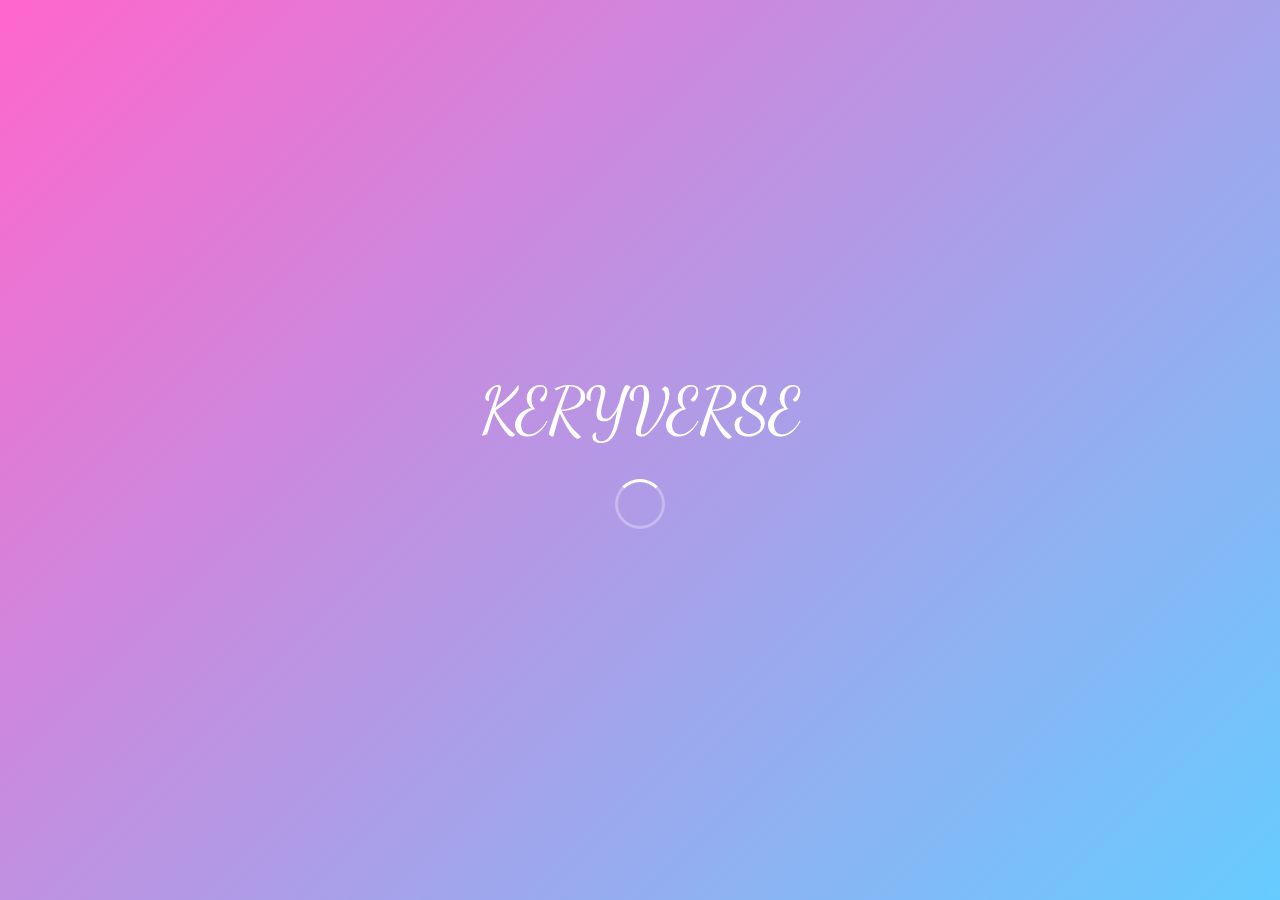
<file: deepseek_html_20260104_0e2c5a (1).html>
<!DOCTYPE html>
<html lang="ru">
<head>
    <meta charset="UTF-8">
    <meta name="viewport" content="width=device-width, initial-scale=1.0, maximum-scale=1.0, user-scalable=no">
    <title>KERYVERSE</title>
    <link rel="stylesheet" href="https://cdnjs.cloudflare.com/ajax/libs/font-awesome/6.4.0/css/all.min.css">
    <link href="https://fonts.googleapis.com/css2?family=Dancing+Script:wght@700&family=Poppins:wght@300;400;500;600;700&display=swap" rel="stylesheet">
    <style>
        * {
            margin: 0;
            padding: 0;
            box-sizing: border-box;
            -webkit-tap-highlight-color: transparent;
        }

        html, body {
            width: 100%;
            height: 100%;
            overflow: hidden;
            font-family: 'Poppins', sans-serif;
            background: linear-gradient(135deg, #fff5f7 0%, #e6f7ff 100%);
            color: #333;
            position: fixed;
        }

        /* Mobile Only Check */
        .desktop-warning {
            display: none;
            position: fixed;
            top: 0;
            left: 0;
            width: 100%;
            height: 100%;
            background: linear-gradient(135deg, #ff66cc 0%, #66ccff 100%);
            z-index: 9999;
            flex-direction: column;
            justify-content: center;
            align-items: center;
            padding: 20px;
            text-align: center;
            color: white;
        }

        @media (min-width: 769px) {
            .desktop-warning {
                display: flex;
            }
            
            .mobile-app {
                display: none;
            }
        }

        .mobile-app {
            width: 100%;
            height: 100%;
            display: flex;
            flex-direction: column;
        }

        /* Status Bar (iOS style) */
        .status-bar {
            height: 44px;
            background: rgba(255, 255, 255, 0.95);
            display: flex;
            justify-content: space-between;
            align-items: center;
            padding: 0 20px;
            font-size: 14px;
            font-weight: 600;
            color: #333;
            border-bottom: 1px solid rgba(0, 0, 0, 0.1);
            position: relative;
            z-index: 100;
        }

        .time {
            font-weight: 700;
        }

        .status-icons {
            display: flex;
            gap: 5px;
        }

        /* Header */
        .header {
            padding: 20px;
            text-align: center;
            background: linear-gradient(135deg, #ff66cc 0%, #66ccff 100%);
            -webkit-background-clip: text;
            -webkit-text-fill-color: transparent;
            position: relative;
        }

        .logo {
            font-family: 'Dancing Script', cursive;
            font-size: 3.5rem;
            font-weight: 700;
            text-shadow: 2px 2px 4px rgba(0,0,0,0.1);
        }

        /* Stats Bar */
        .stats-bar {
            display: flex;
            justify-content: space-around;
            padding: 15px 20px;
            background: white;
            border-radius: 20px;
            margin: 0 20px;
            box-shadow: 0 4px 15px rgba(0,0,0,0.08);
            position: relative;
            z-index: 10;
        }

        .stat-item {
            display: flex;
            flex-direction: column;
            align-items: center;
            gap: 5px;
        }

        .stat-icon {
            width: 40px;
            height: 40px;
            background: linear-gradient(135deg, #ff66cc, #66ccff);
            border-radius: 50%;
            display: flex;
            align-items: center;
            justify-content: center;
            color: white;
            font-size: 18px;
        }

        .stat-value {
            font-weight: 700;
            font-size: 1.1rem;
            color: #333;
        }

        .stat-label {
            font-size: 0.7rem;
            color: #666;
            text-transform: uppercase;
            letter-spacing: 0.5px;
        }

        /* Main Content */
        .main-content {
            flex: 1;
            overflow-y: auto;
            -webkit-overflow-scrolling: touch;
            padding: 20px;
            padding-bottom: 100px;
        }

        /* Character Section */
        .character-section {
            background: white;
            border-radius: 25px;
            padding: 25px;
            margin-bottom: 20px;
            box-shadow: 0 5px 20px rgba(0,0,0,0.08);
            position: relative;
            overflow: hidden;
        }

        .character-section::before {
            content: '';
            position: absolute;
            top: 0;
            left: 0;
            right: 0;
            height: 4px;
            background: linear-gradient(90deg, #ff66cc, #66ccff);
        }

        .character-container {
            display: flex;
            flex-direction: column;
            align-items: center;
            gap: 20px;
        }

        /* Mobile Doll */
        .mobile-doll {
            position: relative;
            width: 200px;
            height: 280px;
            margin: 0 auto;
        }

        .doll-hair {
            position: absolute;
            width: 160px;
            height: 100px;
            background: linear-gradient(135deg, #ffd700, #ffcc66, #fffacd);
            border-radius: 50% 50% 40% 40%;
            top: 40px;
            left: 50%;
            transform: translateX(-50%);
            z-index: 1;
            box-shadow: 0 5px 15px rgba(255, 215, 0, 0.3);
        }

        .doll-face {
            position: absolute;
            width: 100px;
            height: 120px;
            background: linear-gradient(135deg, #fffacd, #fff8dc);
            border-radius: 45% 45% 50% 50%;
            top: 80px;
            left: 50%;
            transform: translateX(-50%);
            z-index: 2;
            box-shadow: 
                0 5px 15px rgba(0,0,0,0.1),
                inset 0 5px 10px rgba(255,255,255,0.9);
        }

        .doll-eyes {
            position: absolute;
            top: 40px;
            width: 100%;
            display: flex;
            justify-content: space-around;
            z-index: 3;
        }

        .eye {
            width: 20px;
            height: 30px;
            background: linear-gradient(135deg, #87ceeb, #66ccff);
            border-radius: 50%;
            position: relative;
            overflow: hidden;
        }

        .eye::before {
            content: '';
            position: absolute;
            width: 12px;
            height: 12px;
            background: #1e90ff;
            border-radius: 50%;
            top: 9px;
            left: 4px;
            animation: blink 4s infinite;
        }

        .doll-mouth {
            position: absolute;
            width: 30px;
            height: 15px;
            background: #ff66cc;
            border-radius: 0 0 15px 15px;
            bottom: 25px;
            left: 50%;
            transform: translateX(-50%);
            z-index: 3;
            animation: smile 5s infinite;
        }

        .doll-body {
            position: absolute;
            width: 100px;
            height: 140px;
            background: linear-gradient(135deg, #ffccff, #ff99cc);
            border-radius: 40% 40% 30% 30%;
            top: 160px;
            left: 50%;
            transform: translateX(-50%);
            z-index: 1;
            box-shadow: 0 10px 25px rgba(255, 102, 204, 0.3);
        }

        .doll-dress {
            position: absolute;
            width: 120px;
            height: 100px;
            background: linear-gradient(135deg, #66ccff, #87ceeb, #ccffff);
            border-radius: 40% 40% 20% 20%;
            top: 170px;
            left: 50%;
            transform: translateX(-50%);
            z-index: 0;
            box-shadow: 0 10px 25px rgba(102, 204, 255, 0.3);
        }

        /* Doll Info */
        .doll-info {
            text-align: center;
            width: 100%;
        }

        .doll-name {
            font-size: 2rem;
            font-weight: 700;
            background: linear-gradient(135deg, #ff66cc, #66ccff);
            -webkit-background-clip: text;
            -webkit-text-fill-color: transparent;
            margin-bottom: 5px;
        }

        .doll-title {
            color: #666;
            font-size: 0.9rem;
            margin-bottom: 15px;
        }

        .mood-display {
            display: inline-flex;
            align-items: center;
            gap: 10px;
            background: rgba(255, 102, 204, 0.1);
            padding: 10px 20px;
            border-radius: 50px;
            margin-bottom: 20px;
        }

        .mood-emoji {
            font-size: 1.8rem;
            animation: bounce 2s infinite;
        }

        .mood-text {
            font-weight: 600;
            color: #ff66cc;
        }

        .doll-dialogue {
            background: rgba(102, 204, 255, 0.05);
            padding: 15px;
            border-radius: 15px;
            border-left: 3px solid #66ccff;
            font-style: italic;
            color: #666;
            line-height: 1.4;
            font-size: 0.95rem;
        }

        /* Stats Cards */
        .stats-cards {
            display: grid;
            grid-template-columns: 1fr 1fr;
            gap: 15px;
            margin-bottom: 20px;
        }

        .stat-card {
            background: white;
            border-radius: 15px;
            padding: 15px;
            box-shadow: 0 3px 10px rgba(0,0,0,0.05);
            border: 1px solid rgba(255, 102, 204, 0.1);
        }

        .stat-header {
            display: flex;
            align-items: center;
            gap: 10px;
            margin-bottom: 10px;
        }

        .stat-icon-small {
            width: 30px;
            height: 30px;
            background: linear-gradient(135deg, #ff66cc, #66ccff);
            border-radius: 8px;
            display: flex;
            align-items: center;
            justify-content: center;
            color: white;
            font-size: 14px;
        }

        .stat-name {
            font-size: 0.9rem;
            color: #666;
            flex: 1;
        }

        .stat-value-card {
            font-size: 1.4rem;
            font-weight: 700;
            color: #333;
            text-align: center;
            margin-bottom: 8px;
        }

        .progress-bar {
            height: 6px;
            background: rgba(0,0,0,0.05);
            border-radius: 3px;
            overflow: hidden;
        }

        .progress-fill {
            height: 100%;
            border-radius: 3px;
            transition: width 0.5s ease;
        }

        .health-bar .progress-fill { background: linear-gradient(90deg, #ff66cc, #ff99cc); }
        .mood-bar .progress-fill { background: linear-gradient(90deg, #66ccff, #87ceeb); }
        .energy-bar .progress-fill { background: linear-gradient(90deg, #ffcc66, #ffd700); }
        .xp-bar .progress-fill { background: linear-gradient(90deg, #cc66ff, #9966cc); }

        /* Actions Grid */
        .actions-grid {
            display: grid;
            grid-template-columns: repeat(2, 1fr);
            gap: 15px;
            margin-bottom: 20px;
        }

        .action-btn {
            background: white;
            border: none;
            border-radius: 15px;
            padding: 20px 15px;
            display: flex;
            flex-direction: column;
            align-items: center;
            gap: 10px;
            box-shadow: 0 4px 12px rgba(0,0,0,0.08);
            transition: all 0.2s ease;
            cursor: pointer;
        }

        .action-btn:active {
            transform: scale(0.98);
            box-shadow: 0 2px 8px rgba(0,0,0,0.12);
        }

        .action-btn i {
            width: 50px;
            height: 50px;
            background: linear-gradient(135deg, #ff66cc, #66ccff);
            border-radius: 50%;
            display: flex;
            align-items: center;
            justify-content: center;
            color: white;
            font-size: 22px;
        }

        .action-name {
            font-weight: 600;
            color: #333;
            font-size: 0.95rem;
            text-align: center;
        }

        .action-cost {
            font-size: 0.8rem;
            color: #ff9966;
            font-weight: 600;
        }

        /* Shop Items */
        .shop-section {
            background: white;
            border-radius: 25px;
            padding: 20px;
            margin-bottom: 20px;
            box-shadow: 0 5px 20px rgba(0,0,0,0.08);
        }

        .section-title {
            font-size: 1.3rem;
            font-weight: 700;
            color: #333;
            margin-bottom: 15px;
            display: flex;
            align-items: center;
            gap: 10px;
        }

        .section-title i {
            color: #ff66cc;
        }

        .shop-items {
            display: grid;
            grid-template-columns: repeat(2, 1fr);
            gap: 15px;
        }

        .shop-item {
            background: rgba(255, 102, 204, 0.05);
            border-radius: 15px;
            padding: 15px;
            border: 1px solid rgba(255, 102, 204, 0.1);
            transition: all 0.2s ease;
        }

        .shop-item:active {
            transform: scale(0.98);
            background: rgba(255, 102, 204, 0.1);
        }

        .item-header {
            display: flex;
            align-items: center;
            gap: 10px;
            margin-bottom: 10px;
        }

        .item-icon {
            width: 40px;
            height: 40px;
            background: linear-gradient(135deg, #ff66cc, #66ccff);
            border-radius: 10px;
            display: flex;
            align-items: center;
            justify-content: center;
            color: white;
            font-size: 18px;
        }

        .item-name {
            font-weight: 600;
            color: #333;
            font-size: 0.9rem;
            flex: 1;
        }

        .item-price {
            font-weight: 700;
            color: #ff9966;
            font-size: 1.1rem;
        }

        .item-desc {
            font-size: 0.8rem;
            color: #666;
            margin-bottom: 10px;
            line-height: 1.4;
        }

        .item-effects {
            display: flex;
            gap: 8px;
            flex-wrap: wrap;
        }

        .effect-tag {
            background: rgba(102, 204, 255, 0.1);
            color: #66ccff;
            padding: 4px 8px;
            border-radius: 10px;
            font-size: 0.7rem;
            display: flex;
            align-items: center;
            gap: 4px;
        }

        /* Bottom Navigation */
        .bottom-nav {
            position: fixed;
            bottom: 0;
            left: 0;
            right: 0;
            background: white;
            display: flex;
            justify-content: space-around;
            padding: 15px 10px;
            border-top: 1px solid rgba(0,0,0,0.1);
            box-shadow: 0 -2px 10px rgba(0,0,0,0.05);
            z-index: 1000;
        }

        .nav-item {
            display: flex;
            flex-direction: column;
            align-items: center;
            gap: 5px;
            text-decoration: none;
            color: #999;
            transition: all 0.2s ease;
            padding: 5px 10px;
            border-radius: 10px;
        }

        .nav-item.active {
            color: #ff66cc;
            background: rgba(255, 102, 204, 0.1);
        }

        .nav-item:active {
            transform: scale(0.95);
        }

        .nav-icon {
            font-size: 20px;
        }

        .nav-label {
            font-size: 0.7rem;
            font-weight: 600;
        }

        /* Notification */
        .notification {
            position: fixed;
            top: 100px;
            left: 20px;
            right: 20px;
            background: white;
            border-radius: 15px;
            padding: 15px;
            box-shadow: 0 10px 30px rgba(0,0,0,0.15);
            transform: translateY(-100px);
            opacity: 0;
            transition: all 0.3s ease;
            z-index: 1001;
            border-left: 4px solid #ff66cc;
        }

        .notification.show {
            transform: translateY(0);
            opacity: 1;
        }

        .notification-header {
            display: flex;
            align-items: center;
            gap: 10px;
            margin-bottom: 10px;
        }

        .notification-icon {
            width: 30px;
            height: 30px;
            background: linear-gradient(135deg, #ff66cc, #66ccff);
            border-radius: 50%;
            display: flex;
            align-items: center;
            justify-content: center;
            color: white;
            font-size: 14px;
        }

        .notification-title {
            font-weight: 700;
            color: #333;
            flex: 1;
        }

        .notification-message {
            color: #666;
            font-size: 0.9rem;
            line-height: 1.4;
        }

        /* Loading Screen */
        .loading-screen {
            position: fixed;
            top: 0;
            left: 0;
            width: 100%;
            height: 100%;
            background: linear-gradient(135deg, #ff66cc 0%, #66ccff 100%);
            display: flex;
            flex-direction: column;
            justify-content: center;
            align-items: center;
            z-index: 9999;
            transition: opacity 0.5s ease;
        }

        .loading-logo {
            font-family: 'Dancing Script', cursive;
            font-size: 4rem;
            color: white;
            margin-bottom: 30px;
            animation: pulse 1.5s infinite;
        }

        .loading-spinner {
            width: 50px;
            height: 50px;
            border: 3px solid rgba(255,255,255,0.3);
            border-top-color: white;
            border-radius: 50%;
            animation: spin 1s linear infinite;
        }

        /* Animations */
        @keyframes blink {
            0%, 90%, 100% { transform: scaleY(1); }
            95% { transform: scaleY(0.1); }
        }

        @keyframes smile {
            0%, 80%, 100% { height: 15px; }
            85%, 95% { height: 10px; }
        }

        @keyframes bounce {
            0%, 100% { transform: translateY(0); }
            50% { transform: translateY(-5px); }
        }

        @keyframes spin {
            to { transform: rotate(360deg); }
        }

        @keyframes pulse {
            0%, 100% { opacity: 1; }
            50% { opacity: 0.7; }
        }

        /* Hide scrollbar for Chrome, Safari and Opera */
        .main-content::-webkit-scrollbar {
            display: none;
        }

        /* Hide scrollbar for IE, Edge and Firefox */
        .main-content {
            -ms-overflow-style: none;
            scrollbar-width: none;
        }

        /* Swipe indicators */
        .swipe-hint {
            position: fixed;
            bottom: 80px;
            left: 0;
            right: 0;
            text-align: center;
            color: #999;
            font-size: 0.8rem;
            animation: fadeInOut 2s infinite;
            pointer-events: none;
        }

        @keyframes fadeInOut {
            0%, 100% { opacity: 0.3; }
            50% { opacity: 1; }
        }

        /* Telegram Button */
        .telegram-btn {
            background: linear-gradient(135deg, #0088cc, #00aced);
            color: white;
            border: none;
            border-radius: 25px;
            padding: 15px;
            display: flex;
            align-items: center;
            justify-content: center;
            gap: 10px;
            font-weight: 600;
            font-size: 1rem;
            margin: 20px auto;
            width: calc(100% - 40px);
            box-shadow: 0 5px 20px rgba(0, 136, 204, 0.3);
            transition: all 0.2s ease;
        }

        .telegram-btn:active {
            transform: scale(0.98);
        }

        /* Responsive adjustments */
        @media (max-height: 700px) {
            .mobile-doll {
                width: 160px;
                height: 220px;
            }
            
            .doll-hair {
                width: 130px;
                height: 80px;
                top: 30px;
            }
            
            .doll-face {
                width: 80px;
                height: 95px;
                top: 65px;
            }
            
            .doll-body {
                width: 80px;
                height: 110px;
                top: 130px;
            }
            
            .doll-dress {
                width: 95px;
                height: 80px;
                top: 135px;
            }
            
            .doll-name {
                font-size: 1.7rem;
            }
        }

        @media (max-width: 320px) {
            .stats-cards, .actions-grid, .shop-items {
                grid-template-columns: 1fr;
            }
            
            .logo {
                font-size: 2.8rem;
            }
        }
    </style>
</head>
<body>
    <!-- Desktop Warning -->
    <div class="desktop-warning">
        <div style="font-size: 3rem; margin-bottom: 20px;">📱</div>
        <h1 style="font-size: 2rem; margin-bottom: 20px;">KERYVERSE</h1>
        <p style="font-size: 1.2rem; max-width: 500px; line-height: 1.5;">
            Эта версия игры разработана специально для мобильных устройств.
            <br><br>
            Пожалуйста, откройте игру на вашем смартфоне или планшете для наилучшего опыта.
        </p>
    </div>

    <!-- Mobile App -->
    <div class="mobile-app">
        <!-- Status Bar -->
        <div class="status-bar">
            <div class="time" id="currentTime">14:30</div>
            <div class="status-icons">
                <i class="fas fa-signal"></i>
                <i class="fas fa-wifi"></i>
                <i class="fas fa-battery-three-quarters"></i>
            </div>
        </div>

        <!-- Loading Screen -->
        <div class="loading-screen" id="loadingScreen">
            <div class="loading-logo">KERYVERSE</div>
            <div class="loading-spinner"></div>
        </div>

        <!-- Notification -->
        <div class="notification" id="notification">
            <div class="notification-header">
                <div class="notification-icon">
                    <i class="fas fa-check"></i>
                </div>
                <div class="notification-title">Добро пожаловать!</div>
            </div>
            <div class="notification-message">Керри рада видеть вас!</div>
        </div>

        <!-- Main Content -->
        <div class="main-content" id="mainContent" style="display: none;">
            <!-- Header -->
            <div class="header">
                <div class="logo">KERYVERSE</div>
            </div>

            <!-- Stats Bar -->
            <div class="stats-bar">
                <div class="stat-item">
                    <div class="stat-icon">
                        <i class="fas fa-coins"></i>
                    </div>
                    <div class="stat-value" id="coinsStat">1,250</div>
                    <div class="stat-label">Coins</div>
                </div>
                <div class="stat-item">
                    <div class="stat-icon">
                        <i class="fas fa-gem"></i>
                    </div>
                    <div class="stat-value" id="gemsStat">25</div>
                    <div class="stat-label">Gems</div>
                </div>
                <div class="stat-item">
                    <div class="stat-icon">
                        <i class="fas fa-crown"></i>
                    </div>
                    <div class="stat-value" id="levelStat">12</div>
                    <div class="stat-label">Level</div>
                </div>
            </div>

            <!-- Character Section -->
            <div class="character-section">
                <div class="character-container">
                    <div class="mobile-doll">
                        <div class="doll-hair"></div>
                        <div class="doll-face">
                            <div class="doll-eyes">
                                <div class="eye left"></div>
                                <div class="eye right"></div>
                            </div>
                            <div class="doll-mouth"></div>
                        </div>
                        <div class="doll-dress"></div>
                        <div class="doll-body"></div>
                    </div>
                    
                    <div class="doll-info">
                        <div class="doll-name">Kerry</div>
                        <div class="doll-title">Blonde Doll • Level 12</div>
                        
                        <div class="mood-display">
                            <div class="mood-emoji" id="moodEmoji">💖</div>
                            <div class="mood-text" id="moodText">Happy</div>
                        </div>
                        
                        <div class="doll-dialogue" id="dialogueText">
                            Привет! Я Керри, твоя куколка. Давай проведём день вместе!
                        </div>
                    </div>
                </div>
            </div>

            <!-- Stats Cards -->
            <div class="stats-cards">
                <div class="stat-card">
                    <div class="stat-header">
                        <div class="stat-icon-small">
                            <i class="fas fa-heart"></i>
                        </div>
                        <div class="stat-name">Health</div>
                    </div>
                    <div class="stat-value-card" id="healthValue">85%</div>
                    <div class="progress-bar health-bar">
                        <div class="progress-fill" id="healthBar" style="width: 85%;"></div>
                    </div>
                </div>
                
                <div class="stat-card">
                    <div class="stat-header">
                        <div class="stat-icon-small">
                            <i class="fas fa-smile"></i>
                        </div>
                        <div class="stat-name">Mood</div>
                    </div>
                    <div class="stat-value-card" id="moodValue">92%</div>
                    <div class="progress-bar mood-bar">
                        <div class="progress-fill" id="moodBar" style="width: 92%;"></div>
                    </div>
                </div>
                
                <div class="stat-card">
                    <div class="stat-header">
                        <div class="stat-icon-small">
                            <i class="fas fa-bolt"></i>
                        </div>
                        <div class="stat-name">Energy</div>
                    </div>
                    <div class="stat-value-card" id="energyValue">78%</div>
                    <div class="progress-bar energy-bar">
                        <div class="progress-fill" id="energyBar" style="width: 78%;"></div>
                    </div>
                </div>
                
                <div class="stat-card">
                    <div class="stat-header">
                        <div class="stat-icon-small">
                            <i class="fas fa-star"></i>
                        </div>
                        <div class="stat-name">Experience</div>
                    </div>
                    <div class="stat-value-card" id="xpValue">750/1000</div>
                    <div class="progress-bar xp-bar">
                        <div class="progress-fill" id="xpBar" style="width: 75%;"></div>
                    </div>
                </div>
            </div>

            <!-- Actions Grid -->
            <div class="section-title">
                <i class="fas fa-magic"></i>
                Actions
            </div>
            <div class="actions-grid">
                <button class="action-btn" onclick="performAction('feed')">
                    <i class="fas fa-cookie-bite"></i>
                    <div class="action-name">Feed</div>
                    <div class="action-cost">-15 Coins</div>
                </button>
                
                <button class="action-btn" onclick="performAction('play')">
                    <i class="fas fa-gamepad"></i>
                    <div class="action-name">Play</div>
                    <div class="action-cost">-5 Energy</div>
                </button>
                
                <button class="action-btn" onclick="performAction('beauty')">
                    <i class="fas fa-spa"></i>
                    <div class="action-name">Beauty</div>
                    <div class="action-cost">-25 Coins</div>
                </button>
                
                <button class="action-btn" onclick="performAction('study')">
                    <i class="fas fa-book"></i>
                    <div class="action-name">Study</div>
                    <div class="action-cost">-10 Energy</div>
                </button>
                
                <button class="action-btn" onclick="performAction('rest')">
                    <i class="fas fa-bed"></i>
                    <div class="action-name">Rest</div>
                    <div class="action-cost">FREE</div>
                </button>
                
                <button class="action-btn" onclick="performAction('hug')">
                    <i class="fas fa-heart"></i>
                    <div class="action-name">Hug</div>
                    <div class="action-cost">FREE</div>
                </button>
            </div>

            <!-- Shop Section -->
            <div class="shop-section">
                <div class="section-title">
                    <i class="fas fa-shopping-bag"></i>
                    Shop
                </div>
                <div class="shop-items">
                    <div class="shop-item" onclick="buyItem('dress')">
                        <div class="item-header">
                            <div class="item-icon">
                                <i class="fas fa-tshirt"></i>
                            </div>
                            <div class="item-name">Pink Dress</div>
                            <div class="item-price">120</div>
                        </div>
                        <div class="item-desc">Beautiful pink dress for Kerry</div>
                        <div class="item-effects">
                            <span class="effect-tag">
                                <i class="fas fa-smile"></i> +15 Mood
                            </span>
                        </div>
                    </div>
                    
                    <div class="shop-item" onclick="buyItem('hair')">
                        <div class="item-header">
                            <div class="item-icon">
                                <i class="fas fa-star"></i>
                            </div>
                            <div class="item-name">Hair Accessory</div>
                            <div class="item-price">80</div>
                        </div>
                        <div class="item-desc">Sparkling hair accessory</div>
                        <div class="item-effects">
                            <span class="effect-tag">
                                <i class="fas fa-heart"></i> +10 Health
                            </span>
                        </div>
                    </div>
                    
                    <div class="shop-item" onclick="buyItem('guide')">
                        <div class="item-header">
                            <div class="item-icon">
                                <i class="fas fa-book"></i>
                            </div>
                            <div class="item-name">Beauty Guide</div>
                            <div class="item-price">2 <i class="fas fa-gem"></i></div>
                        </div>
                        <div class="item-desc">Premium beauty techniques</div>
                        <div class="item-effects">
                            <span class="effect-tag">
                                <i class="fas fa-star"></i> +50 XP
                            </span>
                        </div>
                    </div>
                    
                    <div class="shop-item" onclick="buyItem('perfume')">
                        <div class="item-header">
                            <div class="item-icon">
                                <i class="fas fa-wind"></i>
                            </div>
                            <div class="item-name">Perfume</div>
                            <div class="item-price">150</div>
                        </div>
                        <div class="item-desc">Lovely floral perfume</div>
                        <div class="item-effects">
                            <span class="effect-tag">
                                <i class="fas fa-smile"></i> +20 Mood
                            </span>
                        </div>
                    </div>
                </div>
            </div>

            <!-- Telegram Button -->
            <button class="telegram-btn" onclick="connectTelegram()">
                <i class="fab fa-telegram"></i>
                Connect Telegram for Rewards
            </button>

            <!-- Swipe Hint -->
            <div class="swipe-hint">
                <i class="fas fa-chevron-up"></i> Swipe up for more
            </div>
        </div>

        <!-- Bottom Navigation -->
        <div class="bottom-nav">
            <a href="#" class="nav-item active" onclick="switchTab('home')">
                <div class="nav-icon">🏠</div>
                <div class="nav-label">Home</div>
            </a>
            <a href="#" class="nav-item" onclick="switchTab('shop')">
                <div class="nav-icon">🛍️</div>
                <div class="nav-label">Shop</div>
            </a>
            <a href="#" class="nav-item" onclick="switchTab('quests')">
                <div class="nav-icon">🎯</div>
                <div class="nav-label">Quests</div>
            </a>
            <a href="#" class="nav-item" onclick="switchTab('profile')">
                <div class="nav-icon">👤</div>
                <div class="nav-label">Profile</div>
            </a>
        </div>
    </div>

    <script>
        // Game State
        const gameState = {
            coins: 1250,
            gems: 25,
            level: 12,
            health: 85,
            mood: 92,
            energy: 78,
            xp: 750,
            xpNeeded: 1000,
            dollMood: 'happy'
        };

        // Dialogues
        const dialogues = [
            "Привет! Я Керри, твоя куколка. Давай проведём день вместе! 💖",
            "Сегодня отличный день для ухода за собой! ✨",
            "Спасибо, что заботишься обо мне! Я так счастлива! 😊",
            "Хочешь поиграть? У меня есть идеи для весёлых игр! 🎮",
            "Красота требует ухода, но это так приятно! 💅",
            "Я обожаю новые платья и аксессуары! 🛍️",
            "Обнимашки делают день лучше! Давай обнимемся! 🤗"
        ];

        // Initialize on load
        document.addEventListener('DOMContentLoaded', function() {
            // Update time
            updateTime();
            setInterval(updateTime, 60000);
            
            // Load game
            loadGame();
            
            // Hide loading screen after 1.5 seconds
            setTimeout(() => {
                document.getElementById('loadingScreen').style.opacity = '0';
                setTimeout(() => {
                    document.getElementById('loadingScreen').style.display = 'none';
                    document.getElementById('mainContent').style.display = 'block';
                    showNotification('Добро пожаловать в KERYVERSE!', 'Ваша куколка Керри ждёт заботы!');
                    updateDialogue();
                }, 500);
            }, 1500);
            
            // Touch feedback for buttons
            document.querySelectorAll('.action-btn, .shop-item, .nav-item').forEach(btn => {
                btn.addEventListener('touchstart', function() {
                    this.style.opacity = '0.8';
                });
                
                btn.addEventListener('touchend', function() {
                    this.style.opacity = '1';
                });
            });
            
            // Doll touch interaction
            document.querySelector('.mobile-doll').addEventListener('click', function() {
                const reactions = [
                    "Ой, щекотно! 😄",
                    "Мне нравятся твои прикосновения! 💕",
                    "Ты делаешь меня счастливой! ✨",
                    "Давай обнимемся! 🤗",
                    "Ты лучший хозяин! 🥰"
                ];
                
                updateDialogue(reactions[Math.floor(Math.random() * reactions.length)]);
                increaseMood(3);
                createTouchEffect();
            });
            
            // Auto decrease stats
            setInterval(() => {
                if (gameState.health > 20) gameState.health -= 0.2;
                if (gameState.mood > 20) gameState.mood -= 0.3;
                if (gameState.energy > 20) gameState.energy -= 0.4;
                
                updateUI();
                updateMoodDisplay();
                saveGame();
            }, 60000);
        });

        // Update time
        function updateTime() {
            const now = new Date();
            const hours = now.getHours().toString().padStart(2, '0');
            const minutes = now.getMinutes().toString().padStart(2, '0');
            document.getElementById('currentTime').textContent = `${hours}:${minutes}`;
        }

        // Update UI
        function updateUI() {
            document.getElementById('coinsStat').textContent = gameState.coins.toLocaleString();
            document.getElementById('gemsStat').textContent = gameState.gems;
            document.getElementById('levelStat').textContent = gameState.level;
            document.getElementById('healthValue').textContent = `${Math.round(gameState.health)}%`;
            document.getElementById('moodValue').textContent = `${Math.round(gameState.mood)}%`;
            document.getElementById('energyValue').textContent = `${Math.round(gameState.energy)}%`;
            document.getElementById('xpValue').textContent = `${Math.round(gameState.xp)}/${gameState.xpNeeded}`;
            
            // Update progress bars
            document.getElementById('healthBar').style.width = `${gameState.health}%`;
            document.getElementById('moodBar').style.width = `${gameState.mood}%`;
            document.getElementById('energyBar').style.width = `${gameState.energy}%`;
            document.getElementById('xpBar').style.width = `${(gameState.xp / gameState.xpNeeded) * 100}%`;
        }

        // Update mood display
        function updateMoodDisplay() {
            const moodEmoji = document.getElementById('moodEmoji');
            const moodText = document.getElementById('moodText');
            const mouth = document.querySelector('.doll-mouth');
            
            if (gameState.mood >= 90) {
                moodEmoji.textContent = '💖';
                moodText.textContent = 'Ecstatic';
                mouth.style.background = '#ff66cc';
                gameState.dollMood = 'ecstatic';
            } else if (gameState.mood >= 70) {
                moodEmoji.textContent = '😊';
                moodText.textContent = 'Happy';
                mouth.style.background = '#ff99cc';
                gameState.dollMood = 'happy';
            } else if (gameState.mood >= 50) {
                moodEmoji.textContent = '🙂';
                moodText.textContent = 'Good';
                mouth.style.background = '#ffcccc';
                gameState.dollMood = 'good';
            } else if (gameState.mood >= 30) {
                moodEmoji.textContent = '😐';
                moodText.textContent = 'Okay';
                mouth.style.background = '#ccccff';
                gameState.dollMood = 'okay';
            } else {
                moodEmoji.textContent = '😔';
                moodText.textContent = 'Sad';
                mouth.style.background = '#9999ff';
                mouth.style.borderRadius = '15px 15px 0 0';
                mouth.style.transform = 'translateX(-50%) rotate(180deg)';
                gameState.dollMood = 'sad';
            }
        }

        // Update dialogue
        function updateDialogue(customText) {
            const dialogue = document.getElementById('dialogueText');
            dialogue.style.opacity = '0';
            
            setTimeout(() => {
                dialogue.textContent = customText || dialogues[Math.floor(Math.random() * dialogues.length)];
                dialogue.style.opacity = '1';
            }, 200);
        }

        // Perform action
        function performAction(action) {
            switch(action) {
                case 'feed':
                    if (gameState.coins >= 15) {
                        gameState.coins -= 15;
                        gameState.health = Math.min(100, gameState.health + 10);
                        gameState.mood = Math.min(100, gameState.mood + 8);
                        gameState.xp += 20;
                        showNotification('Керри покормлена!', '+10 Health, +8 Mood');
                        updateDialogue("Вкусно! Спасибо за еду! 🍰");
                    } else {
                        showNotification('Недостаточно монет!', 'Нужно 15 монет', 'error');
                    }
                    break;
                    
                case 'play':
                    if (gameState.energy >= 5) {
                        gameState.energy -= 5;
                        gameState.mood = Math.min(100, gameState.mood + 15);
                        gameState.xp += 25;
                        showNotification('Весело поиграли!', '+15 Mood, -5 Energy');
                        updateDialogue("Было так весело! Давай ещё! 🎮");
                    } else {
                        showNotification('Мало энергии!', 'Керри устала', 'warning');
                    }
                    break;
                    
                case 'beauty':
                    if (gameState.coins >= 25) {
                        gameState.coins -= 25;
                        gameState.mood = Math.min(100, gameState.mood + 20);
                        gameState.xp += 35;
                        showNotification('Уход завершён!', '+20 Mood');
                        updateDialogue("Я чувствую себя прекрасно! 💅");
                    } else {
                        showNotification('Недостаточно монет!', 'Нужно 25 монет', 'error');
                    }
                    break;
                    
                case 'study':
                    if (gameState.energy >= 10) {
                        gameState.energy -= 10;
                        gameState.xp += 40;
                        showNotification('Урок завершён!', '+40 XP, -10 Energy');
                        updateDialogue("Я узнала много нового! 📚");
                    } else {
                        showNotification('Мало энергии!', 'Нужно отдохнуть', 'warning');
                    }
                    break;
                    
                case 'rest':
                    gameState.energy = Math.min(100, gameState.energy + 25);
                    gameState.health = Math.min(100, gameState.health + 5);
                    showNotification('Керри отдохнула!', '+25 Energy, +5 Health');
                    updateDialogue("Я выспалась и полна сил! 💤");
                    break;
                    
                case 'hug':
                    increaseMood(10);
                    showNotification('Обнимашки!', '+10 Mood');
                    updateDialogue("Обнимашки самые лучшие! 🤗");
                    break;
            }
            
            checkLevelUp();
            updateUI();
            updateMoodDisplay();
            saveGame();
            createActionEffect();
        }

        // Buy item
        function buyItem(item) {
            const prices = {
                'dress': 120,
                'hair': 80,
                'guide': { gems: 2 },
                'perfume': 150
            };
            
            if (item === 'guide') {
                if (gameState.gems >= 2) {
                    gameState.gems -= 2;
                    gameState.xp += 50;
                    showNotification('Гайд куплен!', '+50 XP');
                    updateDialogue("Спасибо за полезный гайд! 📖");
                } else {
                    showNotification('Недостаточно алмазов!', 'Нужно 2 алмаза', 'error');
                }
            } else {
                const price = prices[item];
                if (gameState.coins >= price) {
                    gameState.coins -= price;
                    gameState.mood = Math.min(100, gameState.mood + 15);
                    gameState.xp += 30;
                    showNotification('Покупка совершена!', '+15 Mood');
                    updateDialogue("Спасибо за подарок! Я обожаю его! 🎁");
                } else {
                    showNotification('Недостаточно монет!', `Нужно ${price} монет`, 'error');
                }
            }
            
            updateUI();
            saveGame();
            createPurchaseEffect();
        }

        // Increase mood
        function increaseMood(amount) {
            gameState.mood = Math.min(100, gameState.mood + amount);
            updateMoodDisplay();
            updateUI();
        }

        // Check level up
        function checkLevelUp() {
            if (gameState.xp >= gameState.xpNeeded) {
                gameState.level++;
                gameState.xp -= gameState.xpNeeded;
                gameState.xpNeeded = Math.floor(gameState.xpNeeded * 1.2);
                gameState.coins += gameState.level * 50;
                gameState.gems += 1;
                
                showNotification('Уровень повышен!', `Теперь уровень ${gameState.level}!`);
                updateDialogue(`Ура! Я достигла ${gameState.level} уровня! 🎉`);
                createLevelUpEffect();
            }
        }

        // Connect Telegram
        function connectTelegram() {
            gameState.coins += 100;
            gameState.gems += 2;
            showNotification('Telegram подключён!', '+100 Coins, +2 Gems');
            updateDialogue("Теперь мы можем общаться в Telegram! 📱");
            updateUI();
            saveGame();
        }

        // Switch tab
        function switchTab(tab) {
            document.querySelectorAll('.nav-item').forEach(item => {
                item.classList.remove('active');
            });
            event.currentTarget.classList.add('active');
            
            // Simple tab switching - in full version would load different content
            showNotification(`${tab.charAt(0).toUpperCase() + tab.slice(1)}`, 'Функция в разработке');
        }

        // Show notification
        function showNotification(title, message, type = 'success') {
            const notification = document.getElementById('notification');
            const icon = notification.querySelector('.notification-icon i');
            const titleEl = notification.querySelector('.notification-title');
            const messageEl = notification.querySelector('.notification-message');
            
            // Set icon based on type
            switch(type) {
                case 'success':
                    icon.className = 'fas fa-check';
                    notification.style.borderLeftColor = '#4cd964';
                    break;
                case 'error':
                    icon.className = 'fas fa-times';
                    notification.style.borderLeftColor = '#ff3b30';
                    break;
                case 'warning':
                    icon.className = 'fas fa-exclamation';
                    notification.style.borderLeftColor = '#ffcc00';
                    break;
            }
            
            titleEl.textContent = title;
            messageEl.textContent = message;
            
            notification.classList.add('show');
            
            setTimeout(() => {
                notification.classList.remove('show');
            }, 3000);
        }

        // Create effects
        function createTouchEffect() {
            const doll = document.querySelector('.mobile-doll');
            const hearts = ['💖', '💕', '💗'];
            
            for (let i = 0; i < 3; i++) {
                const heart = document.createElement('div');
                heart.textContent = hearts[i];
                heart.style.position = 'absolute';
                heart.style.fontSize = '20px';
                heart.style.left = '50%';
                heart.style.top = '40%';
                heart.style.transform = 'translate(-50%, -50%)';
                heart.style.opacity = '0';
                heart.style.animation = `floatUp 1s ease-out ${i * 0.2}s forwards`;
                
                doll.appendChild(heart);
                setTimeout(() => heart.remove(), 1000);
            }
            
            // Add floatUp animation
            if (!document.querySelector('#floatUp')) {
                const style = document.createElement('style');
                style.id = 'floatUp';
                style.textContent = `
                    @keyframes floatUp {
                        0% { transform: translate(-50%, -50%); opacity: 1; }
                        100% { transform: translate(-50%, -150%); opacity: 0; }
                    }
                `;
                document.head.appendChild(style);
            }
        }

        function createActionEffect() {
            const btn = event.currentTarget;
            btn.style.transform = 'scale(0.95)';
            setTimeout(() => {
                btn.style.transform = '';
            }, 200);
        }

        function createPurchaseEffect() {
            const item = event.currentTarget;
            item.style.background = 'rgba(102, 204, 255, 0.2)';
            setTimeout(() => {
                item.style.background = '';
            }, 300);
        }

        function createLevelUpEffect() {
            // Add sparkle effect
            const sparkles = ['✨', '🌟', '⭐'];
            const container = document.querySelector('.character-section');
            
            for (let i = 0; i < 10; i++) {
                setTimeout(() => {
                    const sparkle = document.createElement('div');
                    sparkle.textContent = sparkles[Math.floor(Math.random() * sparkles.length)];
                    sparkle.style.position = 'absolute';
                    sparkle.style.fontSize = '25px';
                    sparkle.style.left = `${Math.random() * 100}%`;
                    sparkle.style.top = `${Math.random() * 100}%`;
                    sparkle.style.opacity = '0.8';
                    sparkle.style.animation = 'bounce 0.5s ease-in-out';
                    
                    container.appendChild(sparkle);
                    setTimeout(() => sparkle.remove(), 500);
                }, i * 100);
            }
        }

        // Save/load game
        function saveGame() {
            localStorage.setItem('keryverse_mobile_save', JSON.stringify(gameState));
        }

        function loadGame() {
            const saved = localStorage.getItem('keryverse_mobile_save');
            if (saved) {
                const loaded = JSON.parse(saved);
                Object.assign(gameState, loaded);
                updateUI();
                updateMoodDisplay();
            }
        }

        // Prevent pull-to-refresh on mobile
        let touchStartY = 0;
        document.addEventListener('touchstart', e => {
            touchStartY = e.touches[0].clientY;
        }, { passive: true });

        document.addEventListener('touchmove', e => {
            const touchY = e.touches[0].clientY;
            const scrolledToTop = document.querySelector('.main-content').scrollTop === 0;
            const isPullDown = touchY > touchStartY;
            
            if (scrolledToTop && isPullDown) {
                e.preventDefault();
            }
        }, { passive: false });

        // Handle back button on Android
        let backButtonPressed = false;
        document.addEventListener('touchstart', () => {
            backButtonPressed = false;
        });

        // Prevent zoom with double tap
        let lastTouchEnd = 0;
        document.addEventListener('touchend', function(event) {
            const now = Date.now();
            if (now - lastTouchEnd <= 300) {
                event.preventDefault();
            }
            lastTouchEnd = now;
        }, false);
    </script>
</body>
</html>
</file>
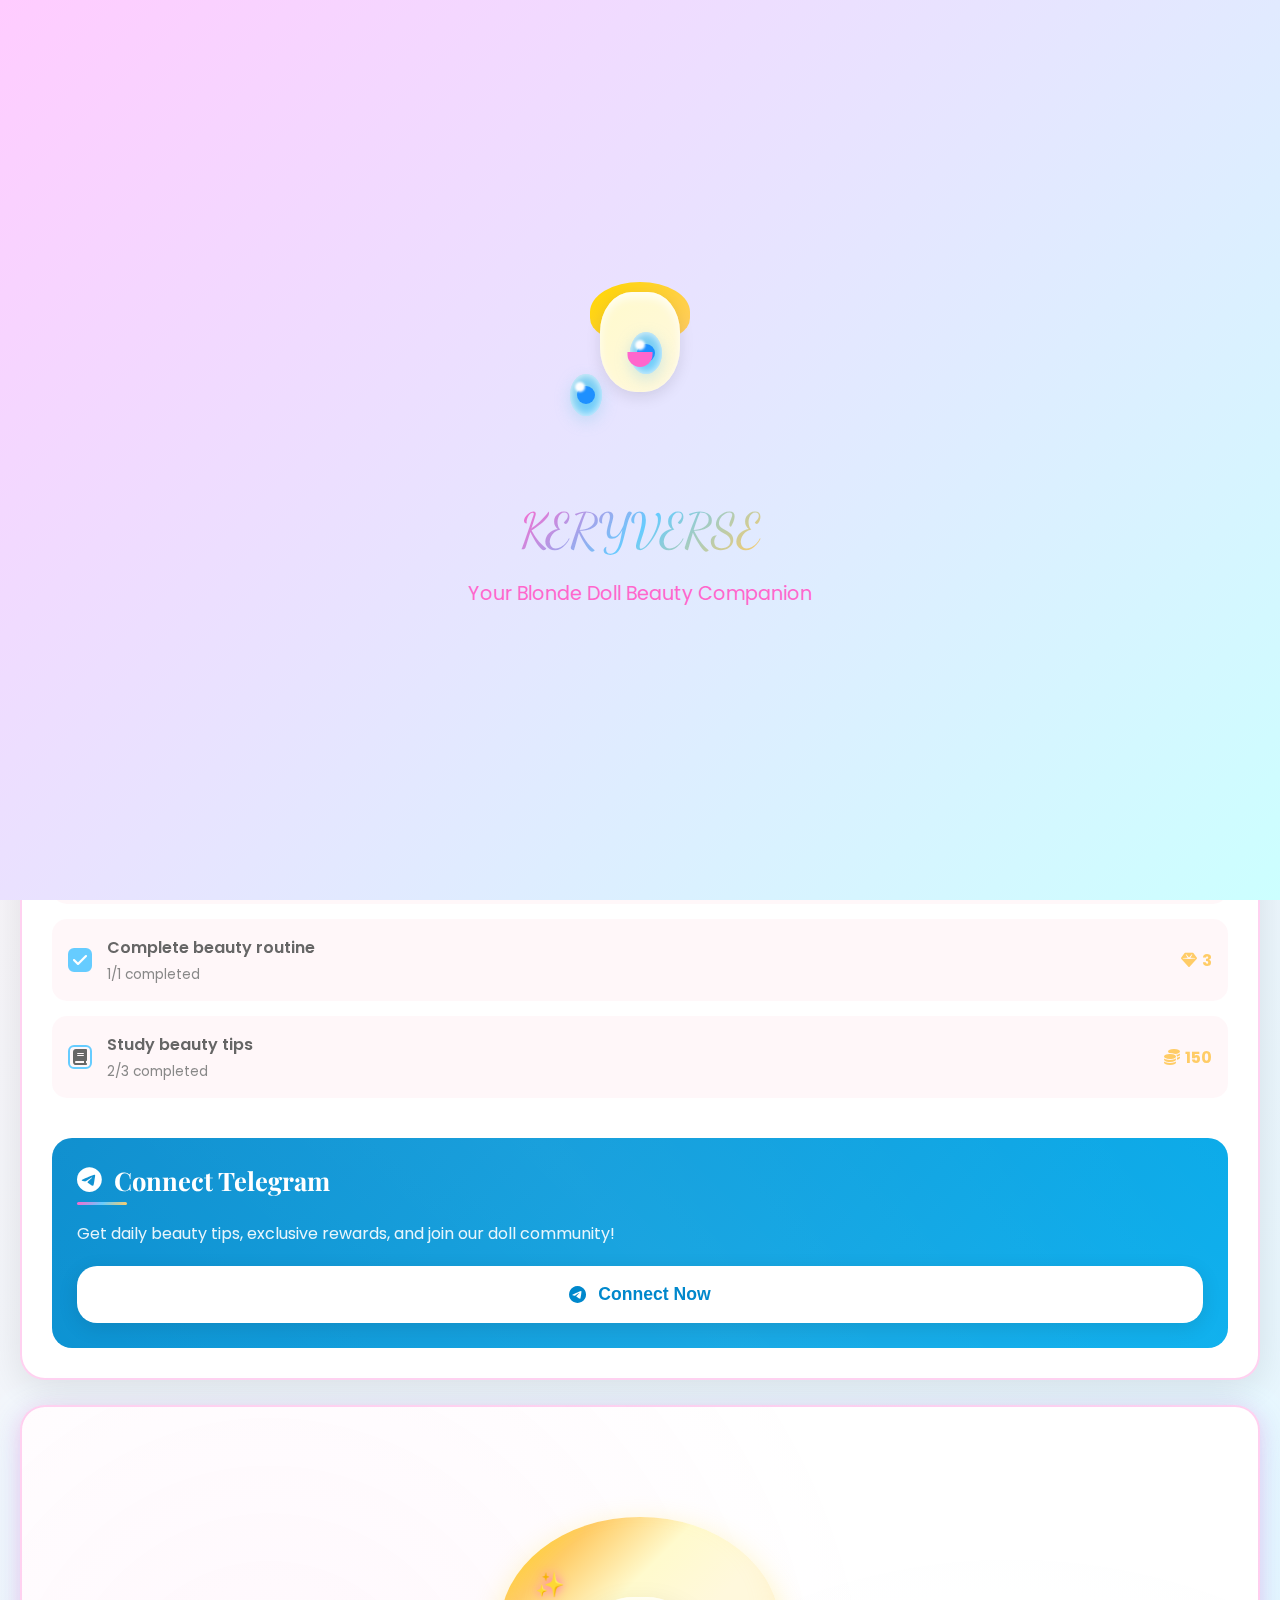
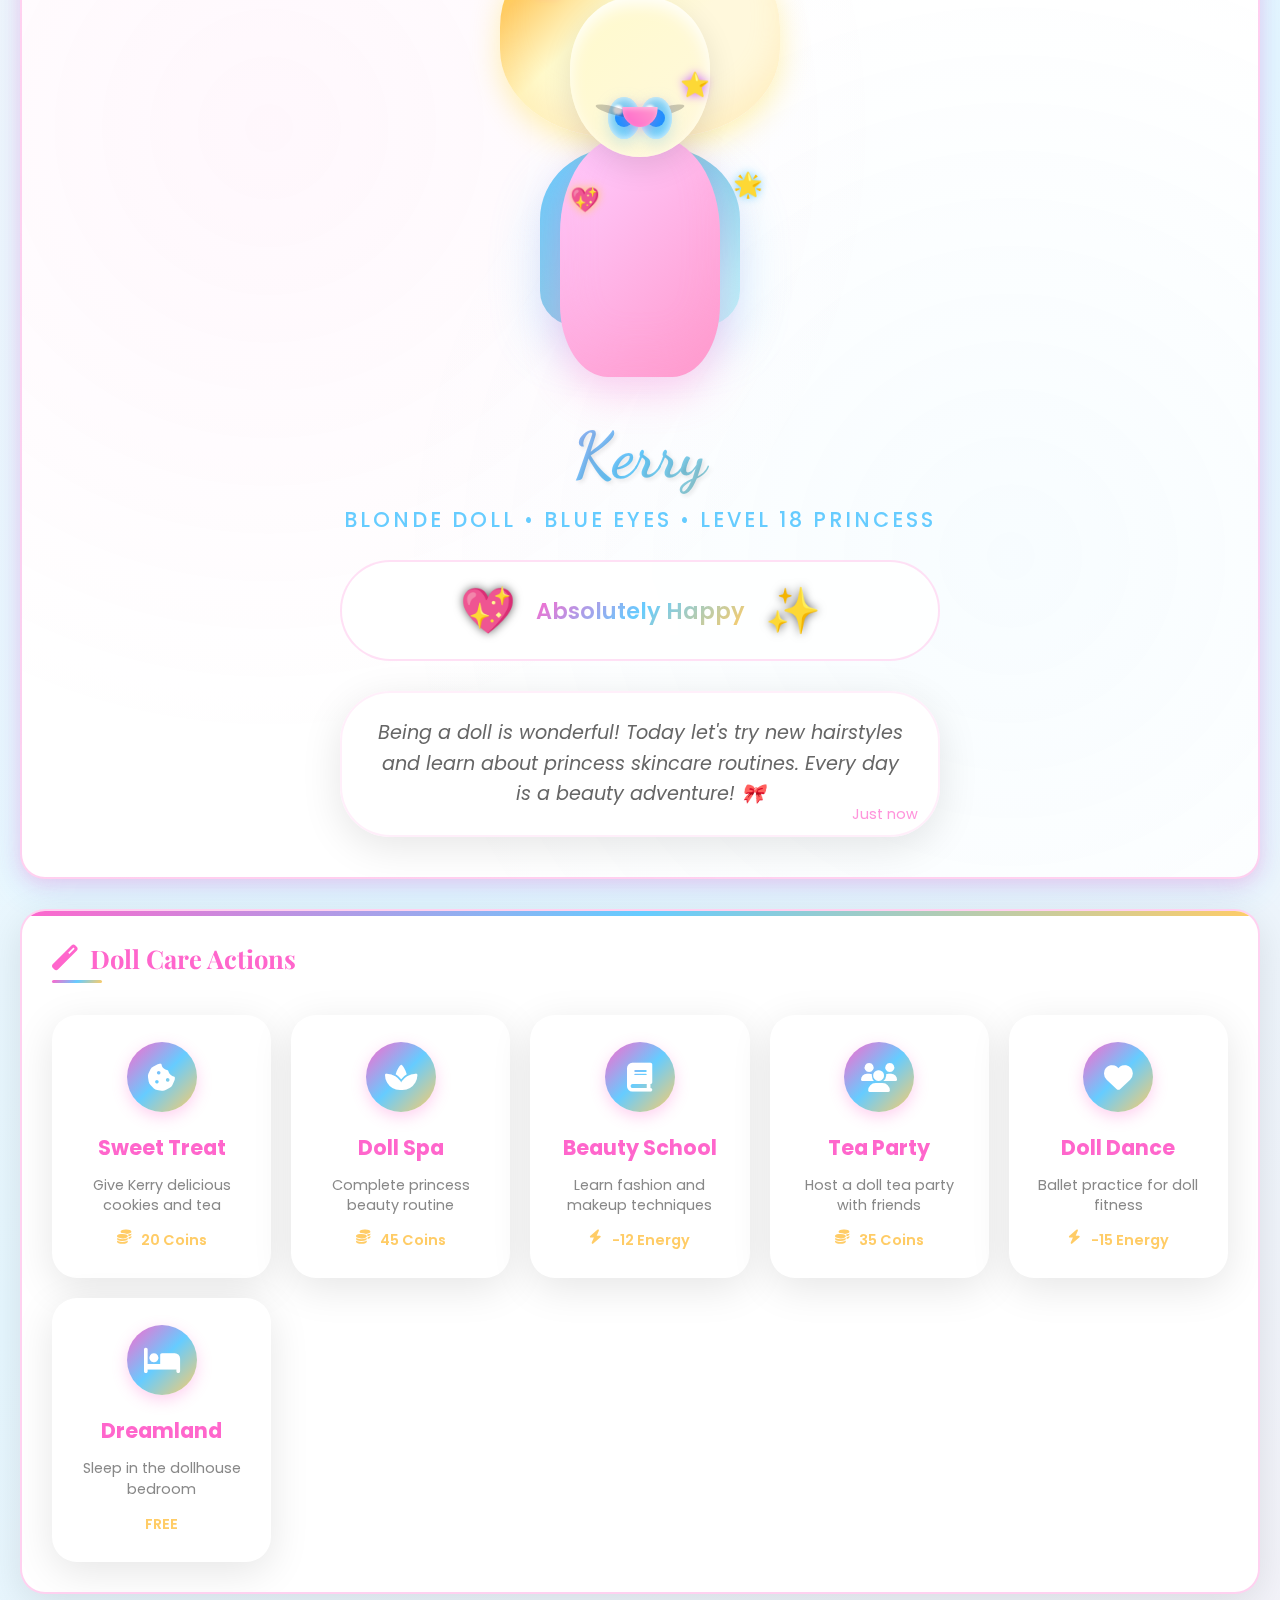
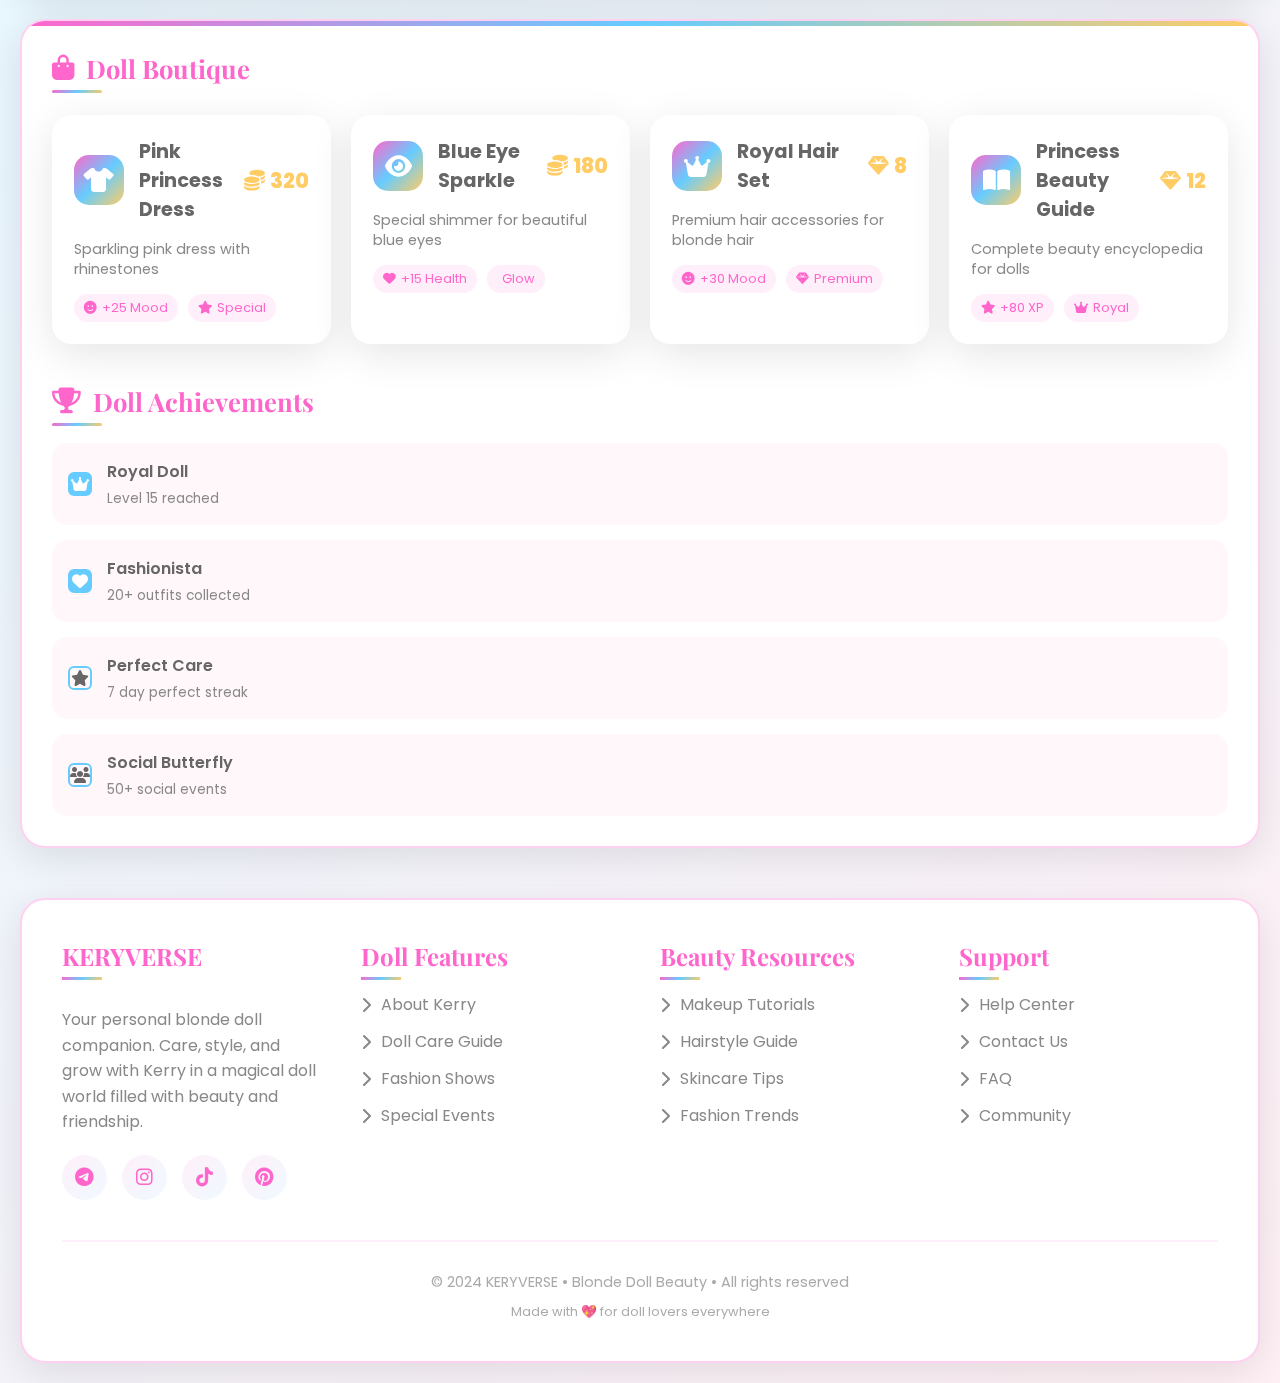
<file: deepseek_html_20260104_37bc09.html>
<!DOCTYPE html>
<html lang="ru">
<head>
    <meta charset="UTF-8">
    <meta name="viewport" content="width=device-width, initial-scale=1.0">
    <title>🎀 KERYVERSE | Blonde Doll Beauty Companion</title>
    <link rel="stylesheet" href="https://cdnjs.cloudflare.com/ajax/libs/font-awesome/6.4.0/css/all.min.css">
    <link href="https://fonts.googleapis.com/css2?family=Dancing+Script:wght@700&family=Poppins:wght@300;400;500;600;700;800;900&family=Playfair+Display:wght@400;500;600;700;800&display=swap" rel="stylesheet">
    <style>
        :root {
            --barbie-pink: #ff66cc;
            --baby-blue: #66ccff;
            --princess-gold: #ffcc66;
            --cotton-candy: #ff99cc;
            --diamond-white: #ffffff;
            --blonde-gold: #ffd700;
            --sky-blue: #87ceeb;
            --rose-gold: #e0b0a0;
            --lavender: #e6e6fa;
            --pearl: #f8f8ff;
            
            --gradient-princess: linear-gradient(135deg, #ff66cc 0%, #66ccff 50%, #ffcc66 100%);
            --gradient-barbie: linear-gradient(135deg, #ff66cc, #ff99cc, #ffccff);
            --gradient-blonde: linear-gradient(135deg, #fffacd, #ffd700, #ffcc66);
            --gradient-heaven: linear-gradient(135deg, #ffffff, #e6e6fa, #87ceeb);
            --gradient-doll: linear-gradient(45deg, #ff66cc, #ff99cc, #66ccff, #87ceeb);
            
            --shadow-doll: 0 5px 20px rgba(255, 102, 204, 0.3),
                          0 10px 40px rgba(102, 204, 255, 0.2);
            --shadow-glow: 0 0 30px rgba(255, 102, 204, 0.5),
                         0 0 60px rgba(102, 204, 255, 0.3);
            --shadow-soft: 0 10px 40px rgba(0, 0, 0, 0.1);
            
            --border-doll: 2px solid rgba(255, 102, 204, 0.3);
            --border-sparkle: 2px solid rgba(255, 255, 255, 0.5);
            
            --radius-doll: 25px;
            --radius-bubble: 50px;
            --radius-heart: 100px;
            
            --sparkle-size: 3px;
        }

        * {
            margin: 0;
            padding: 0;
            box-sizing: border-box;
        }

        html {
            scroll-behavior: smooth;
            overflow-x: hidden;
        }

        body {
            font-family: 'Poppins', sans-serif;
            background: linear-gradient(135deg, #fff5f7 0%, #e6f7ff 50%, #fff0f5 100%);
            color: #666;
            min-height: 100vh;
            position: relative;
            overflow-x: hidden;
        }

        /* Блестки на фоне */
        body::before {
            content: '';
            position: fixed;
            top: 0;
            left: 0;
            width: 100%;
            height: 100%;
            background-image: 
                radial-gradient(circle at 20% 30%, rgba(255, 102, 204, 0.1) 2px, transparent 2px),
                radial-gradient(circle at 80% 70%, rgba(102, 204, 255, 0.1) 2px, transparent 2px),
                radial-gradient(circle at 40% 80%, rgba(255, 204, 102, 0.1) 2px, transparent 2px);
            background-size: 50px 50px;
            z-index: -1;
            animation: sparkleBackground 20s linear infinite;
        }

        /* Анимированные сердечки */
        .floating-hearts {
            position: fixed;
            width: 100%;
            height: 100%;
            pointer-events: none;
            z-index: -1;
        }

        .heart {
            position: absolute;
            color: rgba(255, 102, 204, 0.3);
            font-size: 20px;
            animation: floatHeart 15s infinite linear;
        }

        /* ========== LOADING SCREEN ========== */
        #loading-screen {
            position: fixed;
            top: 0;
            left: 0;
            width: 100%;
            height: 100%;
            background: linear-gradient(135deg, #ffccff 0%, #ccffff 100%);
            display: flex;
            justify-content: center;
            align-items: center;
            z-index: 9999;
            flex-direction: column;
            transition: opacity 1s ease-out, visibility 1s ease-out;
        }

        .loading-doll {
            width: 120px;
            height: 180px;
            position: relative;
            margin-bottom: 30px;
        }

        .doll-head {
            width: 80px;
            height: 100px;
            background: linear-gradient(135deg, #fffacd, #fff8dc);
            border-radius: 40% 40% 45% 45%;
            position: absolute;
            top: 0;
            left: 20px;
            box-shadow: 
                0 5px 15px rgba(0,0,0,0.1),
                inset 0 5px 10px rgba(255,255,255,0.8);
        }

        .doll-hair {
            width: 100px;
            height: 60px;
            background: linear-gradient(135deg, #ffd700, #ffcc66);
            border-radius: 50% 50% 40% 40%;
            position: absolute;
            top: -10px;
            left: 10px;
        }

        .doll-eye {
            width: 15px;
            height: 20px;
            background: #87ceeb;
            border-radius: 50%;
            position: absolute;
            top: 40px;
        }

        .doll-eye.left { left: 30px; }
        .doll-eye.right { right: 30px; }

        .doll-eye::after {
            content: '';
            position: absolute;
            width: 8px;
            height: 8px;
            background: #1e90ff;
            border-radius: 50%;
            top: 5px;
            left: 3px;
            animation: dollBlink 2s infinite;
        }

        .doll-mouth {
            width: 25px;
            height: 15px;
            background: #ff66cc;
            border-radius: 0 0 15px 15px;
            position: absolute;
            bottom: 25px;
            left: 50%;
            transform: translateX(-50%);
            animation: dollSmile 3s infinite;
        }

        .loading-text {
            font-family: 'Dancing Script', cursive;
            font-size: 3rem;
            background: var(--gradient-princess);
            -webkit-background-clip: text;
            -webkit-text-fill-color: transparent;
            margin-bottom: 20px;
            animation: pulse 2s infinite;
        }

        .loading-subtext {
            color: #ff66cc;
            font-size: 1.2rem;
            text-align: center;
            animation: fadeInOut 2s infinite;
        }

        /* ========== MAIN CONTAINER ========== */
        .main-container {
            max-width: 1800px;
            margin: 0 auto;
            padding: 20px;
            position: relative;
            z-index: 1;
        }

        /* ========== HEADER ========== */
        .main-header {
            display: flex;
            justify-content: space-between;
            align-items: center;
            padding: 25px 40px;
            background: rgba(255, 255, 255, 0.95);
            backdrop-filter: blur(20px);
            border-radius: var(--radius-doll);
            margin-bottom: 30px;
            border: var(--border-doll);
            box-shadow: var(--shadow-doll);
            position: relative;
            overflow: hidden;
        }

        .main-header::before {
            content: '';
            position: absolute;
            top: 0;
            left: 0;
            right: 0;
            height: 4px;
            background: var(--gradient-princess);
        }

        .logo-section {
            display: flex;
            align-items: center;
            gap: 20px;
        }

        .logo {
            font-family: 'Dancing Script', cursive;
            font-size: 3.5rem;
            background: var(--gradient-princess);
            -webkit-background-clip: text;
            -webkit-text-fill-color: transparent;
            text-shadow: 2px 2px 4px rgba(0,0,0,0.1);
            position: relative;
        }

        .logo::after {
            content: '✨';
            position: absolute;
            top: -10px;
            right: -20px;
            font-size: 2rem;
            animation: sparkle 2s infinite;
        }

        .logo-subtitle {
            font-size: 1.1rem;
            color: #ff66cc;
            font-weight: 500;
            letter-spacing: 2px;
            text-transform: uppercase;
        }

        .header-stats {
            display: flex;
            gap: 20px;
            align-items: center;
        }

        .stat-bubble {
            width: 70px;
            height: 70px;
            background: white;
            border-radius: 50%;
            display: flex;
            flex-direction: column;
            justify-content: center;
            align-items: center;
            position: relative;
            border: 2px solid #ff66cc;
            box-shadow: var(--shadow-soft);
            transition: all 0.3s ease;
            cursor: pointer;
        }

        .stat-bubble:hover {
            transform: scale(1.1) rotate(5deg);
            box-shadow: var(--shadow-glow);
        }

        .stat-bubble::after {
            content: '';
            position: absolute;
            top: -4px;
            left: -4px;
            right: -4px;
            bottom: -4px;
            border: 2px solid transparent;
            border-radius: 50%;
            background: var(--gradient-princess);
            z-index: -1;
            opacity: 0;
            transition: opacity 0.3s ease;
        }

        .stat-bubble:hover::after {
            opacity: 0.3;
        }

        .stat-value {
            font-size: 1.5rem;
            font-weight: 800;
            color: #ff66cc;
        }

        .stat-label {
            font-size: 0.7rem;
            color: #666;
            text-transform: uppercase;
            letter-spacing: 1px;
        }

        .coin-bubble .stat-value { color: #ffcc66; }
        .gem-bubble .stat-value { color: #66ccff; }
        .level-bubble .stat-value { color: #ff66cc; }

        /* ========== MAIN GRID LAYOUT ========== */
        .game-grid {
            display: grid;
            grid-template-columns: 320px 1fr 320px;
            gap: 25px;
            min-height: calc(100vh - 200px);
        }

        @media (max-width: 1400px) {
            .game-grid {
                grid-template-columns: 1fr;
            }
        }

        /* ========== SIDEBARS ========== */
        .game-panel {
            background: white;
            border-radius: var(--radius-doll);
            padding: 30px;
            border: var(--border-doll);
            box-shadow: var(--shadow-soft);
            position: relative;
            overflow: hidden;
        }

        .game-panel::before {
            content: '';
            position: absolute;
            top: 0;
            left: 0;
            right: 0;
            height: 5px;
            background: var(--gradient-princess);
        }

        .panel-title {
            font-family: 'Playfair Display', serif;
            font-size: 1.6rem;
            color: #ff66cc;
            margin-bottom: 25px;
            display: flex;
            align-items: center;
            gap: 12px;
            position: relative;
        }

        .panel-title::after {
            content: '';
            position: absolute;
            bottom: -8px;
            left: 0;
            width: 50px;
            height: 3px;
            background: var(--gradient-princess);
            border-radius: 2px;
        }

        /* ========== DOLL STATS ========== */
        .stats-grid {
            display: grid;
            gap: 18px;
        }

        .stat-card {
            background: linear-gradient(135deg, rgba(255, 245, 247, 0.8), rgba(230, 247, 255, 0.8));
            border-radius: 20px;
            padding: 20px;
            border: 1px solid rgba(255, 102, 204, 0.2);
            transition: all 0.3s ease;
            position: relative;
            overflow: hidden;
        }

        .stat-card:hover {
            transform: translateY(-5px);
            border-color: #ff66cc;
            box-shadow: var(--shadow-doll);
        }

        .stat-card::before {
            content: '';
            position: absolute;
            top: 0;
            left: 0;
            right: 0;
            bottom: 0;
            background: var(--gradient-princess);
            opacity: 0;
            transition: opacity 0.3s ease;
            z-index: 0;
        }

        .stat-card:hover::before {
            opacity: 0.05;
        }

        .stat-header {
            display: flex;
            justify-content: space-between;
            align-items: center;
            margin-bottom: 15px;
            position: relative;
            z-index: 1;
        }

        .stat-name {
            display: flex;
            align-items: center;
            gap: 12px;
            font-size: 1rem;
            color: #666;
        }

        .stat-icon {
            width: 36px;
            height: 36px;
            background: var(--gradient-princess);
            border-radius: 50%;
            display: flex;
            align-items: center;
            justify-content: center;
            font-size: 1rem;
            color: white;
        }

        .stat-value {
            font-size: 1.4rem;
            font-weight: 700;
            color: #ff66cc;
        }

        .progress-doll {
            height: 8px;
            background: rgba(255, 102, 204, 0.1);
            border-radius: 10px;
            overflow: hidden;
            position: relative;
            z-index: 1;
        }

        .progress-fill {
            height: 100%;
            border-radius: 10px;
            position: relative;
            transition: width 1s cubic-bezier(0.4, 0, 0.2, 1);
        }

        .progress-fill::after {
            content: '';
            position: absolute;
            top: 0;
            left: 0;
            right: 0;
            bottom: 0;
            background: linear-gradient(90deg, transparent, rgba(255, 255, 255, 0.5), transparent);
            animation: shimmer 2s infinite;
        }

        .health-progress { background: linear-gradient(90deg, #ff66cc, #ff99cc); }
        .mood-progress { background: linear-gradient(90deg, #66ccff, #87ceeb); }
        .energy-progress { background: linear-gradient(90deg, #ffcc66, #ffd700); }
        .xp-progress { background: linear-gradient(90deg, #cc66ff, #9966cc); }

        /* ========== DOLL DISPLAY ========== */
        .doll-display {
            position: relative;
            background: white;
            border-radius: var(--radius-doll);
            padding: 40px;
            border: var(--border-doll);
            box-shadow: var(--shadow-doll);
            overflow: hidden;
            min-height: 600px;
            display: flex;
            flex-direction: column;
            align-items: center;
            background-image: 
                radial-gradient(circle at 20% 30%, rgba(255, 102, 204, 0.05) 0%, transparent 50%),
                radial-gradient(circle at 80% 70%, rgba(102, 204, 255, 0.05) 0%, transparent 50%);
        }

        /* Блондинка-куколка */
        .blonde-doll {
            position: relative;
            width: 350px;
            height: 500px;
            margin: 20px auto;
            z-index: 2;
            animation: dollFloat 6s ease-in-out infinite;
        }

        /* Волосы (длинные волнистые блонд) */
        .doll-hair-main {
            position: absolute;
            width: 280px;
            height: 220px;
            background: linear-gradient(135deg, #ffd700 0%, #ffcc66 20%, #fffacd 40%, #fff8dc 60%);
            border-radius: 50% 50% 40% 40%;
            top: 50px;
            left: 50%;
            transform: translateX(-50%);
            z-index: 1;
            box-shadow: 
                0 10px 30px rgba(255, 215, 0, 0.3),
                inset 0 -20px 30px rgba(255, 204, 102, 0.2);
        }

        /* Лицо куклы */
        .doll-face {
            position: absolute;
            width: 140px;
            height: 160px;
            background: linear-gradient(135deg, #fffacd 0%, #fff8dc 100%);
            border-radius: 45% 45% 50% 50%;
            top: 130px;
            left: 50%;
            transform: translateX(-50%);
            box-shadow: 
                0 10px 30px rgba(0,0,0,0.1),
                inset 0 8px 16px rgba(255, 255, 255, 0.9);
            z-index: 2;
        }

        /* Глаза куклы (большие голубые) */
        .doll-eyes {
            position: absolute;
            top: 60px;
            width: 100%;
            display: flex;
            justify-content: center;
            gap: 60px;
            z-index: 3;
        }

        .doll-eye {
            width: 32px;
            height: 42px;
            background: linear-gradient(135deg, #87ceeb 0%, #66ccff 100%);
            border-radius: 50%;
            position: relative;
            overflow: hidden;
            box-shadow: 
                0 5px 15px rgba(135, 206, 235, 0.4),
                inset 0 0 10px rgba(255, 255, 255, 0.9);
            animation: eyeSparkle 3s infinite alternate;
        }

        .doll-eye::before {
            content: '';
            position: absolute;
            width: 18px;
            height: 18px;
            background: #1e90ff;
            border-radius: 50%;
            top: 12px;
            left: 7px;
            animation: eyeMove 6s infinite alternate;
        }

        .doll-eye::after {
            content: '';
            position: absolute;
            width: 10px;
            height: 10px;
            background: white;
            border-radius: 50%;
            top: 8px;
            left: 5px;
            filter: blur(1px);
        }

        /* Ресницы */
        .doll-lashes {
            position: absolute;
            width: 40px;
            height: 8px;
            background: rgba(0, 0, 0, 0.2);
            border-radius: 50%;
            top: 50px;
            transform-origin: center;
            animation: lashBlink 4s infinite;
        }

        .lash-left { left: 75px; transform: rotate(-15deg); }
        .lash-right { right: 75px; transform: rotate(15deg); }

        /* Розовые щечки */
        .doll-cheeks {
            position: absolute;
            width: 30px;
            height: 15px;
            background: rgba(255, 102, 204, 0.2);
            border-radius: 50%;
            bottom: 40px;
            filter: blur(5px);
        }

        .cheek-left { left: 40px; }
        .cheek-right { right: 40px; }

        /* Ротик (кукольный) */
        .doll-mouth-main {
            position: absolute;
            width: 35px;
            height: 20px;
            background: linear-gradient(45deg, #ff66cc, #ff99cc);
            border-radius: 0 0 20px 20px;
            bottom: 30px;
            left: 50%;
            transform: translateX(-50%);
            box-shadow: 
                0 3px 10px rgba(255, 102, 204, 0.3),
                inset 0 2px 5px rgba(255, 255, 255, 0.4);
            animation: mouthTalk 7s infinite;
            z-index: 3;
        }

        /* Тело куклы */
        .doll-body {
            position: absolute;
            width: 160px;
            height: 240px;
            background: linear-gradient(135deg, #ffccff 0%, #ff99cc 100%);
            border-radius: 40% 40% 30% 30%;
            top: 270px;
            left: 50%;
            transform: translateX(-50%);
            box-shadow: 
                0 15px 40px rgba(255, 102, 204, 0.3),
                inset 0 -25px 40px rgba(255, 153, 204, 0.2);
            z-index: 1;
        }

        /* Платье куклы */
        .doll-dress {
            position: absolute;
            width: 200px;
            height: 180px;
            background: linear-gradient(135deg, #66ccff 0%, #87ceeb 50%, #ccffff 100%);
            border-radius: 40% 40% 20% 20%;
            top: 280px;
            left: 50%;
            transform: translateX(-50%);
            box-shadow: 
                0 20px 50px rgba(102, 204, 255, 0.3),
                inset 0 -20px 30px rgba(135, 206, 235, 0.2);
            z-index: 0;
            animation: dressSparkle 5s infinite alternate;
        }

        /* Аксессуары куклы */
        .doll-accessories {
            position: absolute;
            width: 100%;
            height: 100%;
            z-index: 10;
        }

        .sparkle {
            position: absolute;
            font-size: 24px;
            color: white;
            text-shadow: 0 0 10px currentColor;
            animation: sparkleFloat 4s infinite ease-in-out;
        }

        .sparkle-1 { top: 20%; left: 20%; animation-delay: 0s; color: #ff66cc; }
        .sparkle-2 { top: 60%; right: 15%; animation-delay: 1s; color: #66ccff; }
        .sparkle-3 { bottom: 30%; left: 30%; animation-delay: 2s; color: #ffcc66; }
        .sparkle-4 { top: 40%; right: 30%; animation-delay: 3s; color: #cc66ff; }

        /* Информация о куколке */
        .doll-info {
            text-align: center;
            margin-top: 30px;
            z-index: 3;
            position: relative;
            max-width: 600px;
        }

        .doll-name {
            font-family: 'Dancing Script', cursive;
            font-size: 4rem;
            background: var(--gradient-princess);
            -webkit-background-clip: text;
            -webkit-text-fill-color: transparent;
            margin-bottom: 10px;
            text-shadow: 2px 2px 4px rgba(0,0,0,0.1);
            animation: nameSparkle 4s infinite alternate;
        }

        .doll-title {
            font-size: 1.3rem;
            color: #66ccff;
            font-weight: 500;
            letter-spacing: 3px;
            text-transform: uppercase;
            margin-bottom: 25px;
            animation: subtitleFloat 5s infinite ease-in-out;
        }

        .mood-display {
            display: flex;
            justify-content: center;
            align-items: center;
            gap: 20px;
            margin: 25px 0;
            background: rgba(255, 255, 255, 0.8);
            padding: 15px 30px;
            border-radius: var(--radius-bubble);
            border: 2px solid rgba(255, 102, 204, 0.2);
            backdrop-filter: blur(10px);
        }

        .mood-emoji {
            font-size: 2.8rem;
            animation: moodBounce 3s infinite;
            filter: drop-shadow(0 0 5px currentColor);
        }

        .mood-text {
            font-size: 1.4rem;
            font-weight: 600;
            background: var(--gradient-princess);
            -webkit-background-clip: text;
            -webkit-text-fill-color: transparent;
        }

        .doll-dialogue {
            background: rgba(255, 255, 255, 0.9);
            backdrop-filter: blur(10px);
            border-radius: var(--radius-bubble);
            padding: 25px 35px;
            margin-top: 30px;
            border: 2px solid rgba(255, 102, 204, 0.1);
            position: relative;
            box-shadow: var(--shadow-soft);
            animation: dialogueFloat 6s infinite ease-in-out;
        }

        .dialogue-text {
            font-size: 1.2rem;
            line-height: 1.6;
            color: #666;
            font-style: italic;
            text-align: center;
        }

        .dialogue-time {
            position: absolute;
            bottom: 10px;
            right: 20px;
            font-size: 0.9rem;
            color: #ff66cc;
            opacity: 0.7;
        }

        /* ========== ACTIONS PANEL ========== */
        .actions-panel {
            display: grid;
            grid-template-columns: repeat(auto-fit, minmax(200px, 1fr));
            gap: 20px;
            margin-top: 40px;
        }

        .action-card {
            background: white;
            border-radius: 25px;
            padding: 25px;
            border: 2px solid transparent;
            transition: all 0.4s cubic-bezier(0.4, 0, 0.2, 1);
            cursor: pointer;
            position: relative;
            overflow: hidden;
            text-align: center;
            box-shadow: var(--shadow-soft);
        }

        .action-card:hover {
            transform: translateY(-10px) scale(1.05);
            border-color: #ff66cc;
            box-shadow: var(--shadow-glow);
        }

        .action-card::before {
            content: '';
            position: absolute;
            top: 0;
            left: 0;
            right: 0;
            height: 5px;
            background: var(--gradient-princess);
            transform: scaleX(0);
            transition: transform 0.3s ease;
            transform-origin: left;
        }

        .action-card:hover::before {
            transform: scaleX(1);
        }

        .action-icon {
            width: 70px;
            height: 70px;
            background: var(--gradient-princess);
            border-radius: 50%;
            display: flex;
            align-items: center;
            justify-content: center;
            margin: 0 auto 20px;
            font-size: 1.8rem;
            color: white;
            transition: all 0.3s ease;
            position: relative;
            z-index: 1;
            box-shadow: 0 5px 15px rgba(255, 102, 204, 0.3);
        }

        .action-card:hover .action-icon {
            transform: rotate(15deg) scale(1.1);
            box-shadow: 0 10px 25px rgba(255, 102, 204, 0.5);
        }

        .action-name {
            font-size: 1.3rem;
            color: #ff66cc;
            margin-bottom: 12px;
            font-weight: 700;
            position: relative;
            z-index: 1;
        }

        .action-desc {
            font-size: 0.9rem;
            color: #888;
            margin-bottom: 15px;
            line-height: 1.4;
            position: relative;
            z-index: 1;
        }

        .action-cost {
            display: flex;
            justify-content: center;
            gap: 10px;
            font-size: 0.9rem;
            color: #ffcc66;
            font-weight: 600;
            position: relative;
            z-index: 1;
        }

        /* ========== SHOP ========== */
        .shop-grid {
            display: grid;
            grid-template-columns: repeat(auto-fill, minmax(250px, 1fr));
            gap: 20px;
            margin-top: 30px;
        }

        .shop-item {
            background: white;
            border-radius: 20px;
            padding: 20px;
            border: 2px solid transparent;
            transition: all 0.3s ease;
            cursor: pointer;
            position: relative;
            overflow: hidden;
            box-shadow: var(--shadow-soft);
        }

        .shop-item:hover {
            transform: translateY(-8px);
            border-color: #66ccff;
            box-shadow: 0 15px 35px rgba(102, 204, 255, 0.2);
        }

        .shop-item::after {
            content: '💖';
            position: absolute;
            top: -15px;
            right: -15px;
            font-size: 2.5rem;
            opacity: 0;
            transition: opacity 0.3s ease;
        }

        .shop-item:hover::after {
            opacity: 0.3;
        }

        .item-header {
            display: flex;
            align-items: center;
            gap: 15px;
            margin-bottom: 15px;
        }

        .item-icon {
            width: 50px;
            height: 50px;
            background: var(--gradient-princess);
            border-radius: 15px;
            display: flex;
            align-items: center;
            justify-content: center;
            font-size: 1.5rem;
            color: white;
            flex-shrink: 0;
        }

        .item-name {
            font-size: 1.2rem;
            color: #666;
            font-weight: 700;
            flex: 1;
        }

        .item-price {
            font-size: 1.3rem;
            color: #ffcc66;
            font-weight: 800;
            display: flex;
            align-items: center;
            gap: 5px;
        }

        .item-desc {
            font-size: 0.9rem;
            color: #888;
            margin-bottom: 15px;
            line-height: 1.4;
        }

        .item-effects {
            display: flex;
            gap: 10px;
            flex-wrap: wrap;
        }

        .effect-tag {
            background: rgba(255, 102, 204, 0.1);
            color: #ff66cc;
            padding: 5px 10px;
            border-radius: 15px;
            font-size: 0.8rem;
            display: flex;
            align-items: center;
            gap: 5px;
        }

        /* ========== QUESTS & ACHIEVEMENTS ========== */
        .quest-list {
            display: grid;
            gap: 15px;
            margin-top: 20px;
        }

        .quest-item {
            background: rgba(255, 245, 247, 0.8);
            border-radius: 15px;
            padding: 15px;
            display: flex;
            align-items: center;
            gap: 15px;
            transition: all 0.3s ease;
            border: 1px solid transparent;
        }

        .quest-item:hover {
            transform: translateX(5px);
            border-color: rgba(102, 204, 255, 0.3);
            background: white;
        }

        .quest-checkbox {
            width: 24px;
            height: 24px;
            border: 2px solid #66ccff;
            border-radius: 6px;
            display: flex;
            align-items: center;
            justify-content: center;
            flex-shrink: 0;
            transition: all 0.3s ease;
        }

        .quest-checkbox.completed {
            background: #66ccff;
            color: white;
            border-color: #66ccff;
        }

        .quest-content {
            flex: 1;
        }

        .quest-title {
            color: #666;
            font-size: 1rem;
            margin-bottom: 5px;
            font-weight: 600;
        }

        .quest-progress {
            font-size: 0.85rem;
            color: #888;
        }

        .quest-reward {
            color: #ffcc66;
            font-weight: 700;
            display: flex;
            align-items: center;
            gap: 5px;
        }

        /* ========== TELEGRAM INTEGRATION ========== */
        .telegram-panel {
            background: linear-gradient(135deg, #0088cc, #00aced);
            color: white;
            position: relative;
            overflow: hidden;
            border: none;
        }

        .telegram-panel::before {
            content: '';
            position: absolute;
            top: -50%;
            right: -50%;
            width: 200%;
            height: 200%;
            background: linear-gradient(45deg, transparent, rgba(255, 255, 255, 0.1), transparent);
            animation: telegramShimmer 3s infinite;
        }

        .telegram-panel .panel-title {
            color: white;
        }

        .telegram-features {
            display: grid;
            gap: 12px;
            margin-bottom: 25px;
            position: relative;
            z-index: 1;
        }

        .telegram-feature {
            display: flex;
            align-items: center;
            gap: 12px;
            font-size: 0.95rem;
        }

        .telegram-feature i {
            color: #ffcc66;
        }

        .telegram-btn {
            width: 100%;
            padding: 18px;
            background: white;
            color: #0088cc;
            border: none;
            border-radius: 20px;
            font-size: 1.1rem;
            font-weight: 800;
            cursor: pointer;
            display: flex;
            align-items: center;
            justify-content: center;
            gap: 12px;
            transition: all 0.3s ease;
            position: relative;
            z-index: 1;
            margin-top: 20px;
            box-shadow: 0 5px 20px rgba(0, 0, 0, 0.1);
        }

        .telegram-btn:hover {
            transform: translateY(-5px);
            box-shadow: 0 15px 30px rgba(0, 0, 0, 0.2);
            background: #f8f8ff;
        }

        /* ========== NOTIFICATIONS ========== */
        .notification-container {
            position: fixed;
            top: 100px;
            right: 20px;
            z-index: 1000;
            display: flex;
            flex-direction: column;
            gap: 15px;
            max-width: 400px;
        }

        .notification {
            background: white;
            border-radius: 20px;
            padding: 25px;
            border-left: 5px solid #ff66cc;
            box-shadow: var(--shadow-soft);
            animation: slideInRight 0.5s cubic-bezier(0.4, 0, 0.2, 1);
            position: relative;
            overflow: hidden;
        }

        .notification::before {
            content: '';
            position: absolute;
            top: 0;
            left: 0;
            right: 0;
            height: 3px;
            background: var(--gradient-princess);
        }

        .notification-icon {
            width: 50px;
            height: 50px;
            background: var(--gradient-princess);
            border-radius: 50%;
            display: flex;
            align-items: center;
            justify-content: center;
            font-size: 1.5rem;
            color: white;
            margin-bottom: 15px;
        }

        .notification-title {
            font-size: 1.3rem;
            color: #666;
            margin-bottom: 8px;
            font-weight: 700;
        }

        .notification-message {
            color: #888;
            line-height: 1.5;
        }

        /* ========== FOOTER ========== */
        .main-footer {
            margin-top: 50px;
            padding: 40px;
            background: white;
            border-radius: var(--radius-doll);
            border: var(--border-doll);
            position: relative;
            overflow: hidden;
            box-shadow: var(--shadow-soft);
        }

        .footer-content {
            display: grid;
            grid-template-columns: repeat(auto-fit, minmax(250px, 1fr));
            gap: 40px;
            position: relative;
            z-index: 1;
        }

        .footer-section h3 {
            font-family: 'Playfair Display', serif;
            font-size: 1.5rem;
            color: #ff66cc;
            margin-bottom: 20px;
            position: relative;
            display: inline-block;
        }

        .footer-section h3::after {
            content: '';
            position: absolute;
            bottom: -8px;
            left: 0;
            width: 40px;
            height: 3px;
            background: var(--gradient-princess);
        }

        .footer-links {
            display: flex;
            flex-direction: column;
            gap: 12px;
        }

        .footer-link {
            color: #888;
            text-decoration: none;
            transition: all 0.3s ease;
            display: flex;
            align-items: center;
            gap: 10px;
        }

        .footer-link:hover {
            color: #ff66cc;
            transform: translateX(10px);
        }

        .social-links {
            display: flex;
            gap: 15px;
            margin-top: 20px;
        }

        .social-link {
            width: 45px;
            height: 45px;
            background: linear-gradient(135deg, rgba(255, 102, 204, 0.1), rgba(102, 204, 255, 0.1));
            border-radius: 50%;
            display: flex;
            align-items: center;
            justify-content: center;
            color: #ff66cc;
            font-size: 1.2rem;
            transition: all 0.3s ease;
            text-decoration: none;
        }

        .social-link:hover {
            background: var(--gradient-princess);
            transform: translateY(-5px);
            color: white;
        }

        .copyright {
            text-align: center;
            margin-top: 40px;
            padding-top: 30px;
            border-top: 2px solid rgba(255, 102, 204, 0.1);
            color: #aaa;
            font-size: 0.9rem;
        }

        /* ========== ANIMATIONS ========== */
        @keyframes dollFloat {
            0%, 100% { transform: translateY(0) rotate(0deg); }
            25% { transform: translateY(-15px) rotate(2deg); }
            75% { transform: translateY(-5px) rotate(-2deg); }
        }

        @keyframes dollBlink {
            0%, 90%, 100% { transform: scaleY(1); }
            95% { transform: scaleY(0.1); }
        }

        @keyframes dollSmile {
            0%, 80%, 100% { height: 15px; border-radius: 0 0 15px 15px; }
            85%, 95% { height: 10px; border-radius: 0 0 10px 10px; }
        }

        @keyframes sparkleBackground {
            0% { background-position: 0 0; }
            100% { background-position: 50px 50px; }
        }

        @keyframes floatHeart {
            0% { transform: translateY(100vh) rotate(0deg); opacity: 0; }
            10% { opacity: 1; }
            90% { opacity: 1; }
            100% { transform: translateY(-100px) rotate(360deg); opacity: 0; }
        }

        @keyframes eyeSparkle {
            0%, 100% { box-shadow: 0 5px 15px rgba(135, 206, 235, 0.4); }
            50% { box-shadow: 0 5px 25px rgba(135, 206, 235, 0.8); }
        }

        @keyframes eyeMove {
            0%, 100% { transform: translate(0, 0); }
            25% { transform: translate(3px, 3px); }
            50% { transform: translate(-3px, 3px); }
            75% { transform: translate(3px, -3px); }
        }

        @keyframes lashBlink {
            0%, 90%, 100% { opacity: 1; transform: scaleY(1); }
            95% { opacity: 0.3; transform: scaleY(0.1); }
        }

        @keyframes mouthTalk {
            0%, 80%, 100% { height: 20px; border-radius: 0 0 20px 20px; }
            85%, 95% { height: 15px; border-radius: 0 0 15px 15px; }
        }

        @keyframes dressSparkle {
            0%, 100% { filter: brightness(1); }
            50% { filter: brightness(1.1); }
        }

        @keyframes sparkleFloat {
            0%, 100% { transform: translateY(0) rotate(0deg); opacity: 0.7; }
            50% { transform: translateY(-20px) rotate(180deg); opacity: 1; }
        }

        @keyframes nameSparkle {
            0%, 100% { 
                background: var(--gradient-princess);
                -webkit-background-clip: text;
                -webkit-text-fill-color: transparent;
            }
            50% { 
                background: var(--gradient-barbie);
                -webkit-background-clip: text;
                -webkit-text-fill-color: transparent;
            }
        }

        @keyframes subtitleFloat {
            0%, 100% { transform: translateY(0); }
            50% { transform: translateY(-5px); }
        }

        @keyframes moodBounce {
            0%, 100% { transform: scale(1); }
            50% { transform: scale(1.2); }
        }

        @keyframes dialogueFloat {
            0%, 100% { transform: translateY(0); }
            50% { transform: translateY(-5px); }
        }

        @keyframes shimmer {
            0% { transform: translateX(-100%); }
            100% { transform: translateX(100%); }
        }

        @keyframes pulse {
            0%, 100% { opacity: 1; }
            50% { opacity: 0.7; }
        }

        @keyframes fadeInOut {
            0%, 100% { opacity: 0.5; }
            50% { opacity: 1; }
        }

        @keyframes sparkle {
            0%, 100% { opacity: 0.3; transform: scale(1); }
            50% { opacity: 1; transform: scale(1.2); }
        }

        @keyframes slideInRight {
            from { transform: translateX(100%); opacity: 0; }
            to { transform: translateX(0); opacity: 1; }
        }

        @keyframes telegramShimmer {
            0% { transform: translateX(-100%) translateY(-100%) rotate(45deg); }
            100% { transform: translateX(100%) translateY(100%) rotate(45deg); }
        }

        /* ========== RESPONSIVE ========== */
        @media (max-width: 1600px) {
            .game-grid {
                grid-template-columns: 1fr;
            }
        }

        @media (max-width: 768px) {
            .main-header {
                flex-direction: column;
                gap: 20px;
                padding: 20px;
            }
            
            .logo {
                font-size: 2.8rem;
            }
            
            .header-stats {
                flex-wrap: wrap;
                justify-content: center;
            }
            
            .blonde-doll {
                width: 280px;
                height: 400px;
            }
            
            .doll-name {
                font-size: 3rem;
            }
            
            .actions-panel {
                grid-template-columns: repeat(auto-fit, minmax(160px, 1fr));
            }
            
            .shop-grid {
                grid-template-columns: 1fr;
            }
        }

        @media (max-width: 480px) {
            .game-panel {
                padding: 20px;
            }
            
            .blonde-doll {
                width: 240px;
                height: 350px;
            }
            
            .doll-name {
                font-size: 2.5rem;
            }
            
            .panel-title {
                font-size: 1.4rem;
            }
            
            .main-footer {
                padding: 25px;
            }
        }

        /* ========== UTILITY CLASSES ========== */
        .hidden {
            display: none !important;
        }

        .sparkling {
            animation: sparkle 2s infinite;
        }

        .floating {
            animation: dollFloat 6s ease-in-out infinite;
        }

        .bouncing {
            animation: moodBounce 3s infinite;
        }

        /* ========== SCROLLBAR ========== */
        ::-webkit-scrollbar {
            width: 10px;
        }

        ::-webkit-scrollbar-track {
            background: #fff5f7;
        }

        ::-webkit-scrollbar-thumb {
            background: var(--gradient-princess);
            border-radius: 5px;
        }

        ::-webkit-scrollbar-thumb:hover {
            background: var(--gradient-barbie);
        }
    </style>
</head>
<body>
    <!-- Loading Screen -->
    <div id="loading-screen">
        <div class="loading-doll">
            <div class="doll-hair"></div>
            <div class="doll-head">
                <div class="doll-eye left"></div>
                <div class="doll-eye right"></div>
                <div class="doll-mouth"></div>
            </div>
        </div>
        <div class="loading-text">KERYVERSE</div>
        <div class="loading-subtext">Your Blonde Doll Beauty Companion</div>
    </div>

    <!-- Floating Hearts -->
    <div class="floating-hearts" id="floatingHearts"></div>

    <!-- Notification Container -->
    <div class="notification-container" id="notificationContainer"></div>

    <!-- Main Container -->
    <div class="main-container">
        <!-- Header -->
        <header class="main-header">
            <div class="logo-section">
                <div class="logo">KERYVERSE</div>
                <div class="logo-subtitle">Blonde Doll Edition</div>
            </div>
            
            <div class="header-stats">
                <div class="stat-bubble coin-bubble">
                    <div class="stat-value" id="coinsValue">5,280</div>
                    <div class="stat-label">Pink Coins</div>
                </div>
                
                <div class="stat-bubble gem-bubble">
                    <div class="stat-value" id="gemsValue">42</div>
                    <div class="stat-label">Blue Gems</div>
                </div>
                
                <div class="stat-bubble level-bubble">
                    <div class="stat-value" id="levelValue">18</div>
                    <div class="stat-label">Doll Level</div>
                </div>
            </div>
        </header>

        <!-- Main Game Grid -->
        <div class="game-grid">
            <!-- Left Sidebar - Stats -->
            <div class="game-panel left-panel">
                <h2 class="panel-title">
                    <i class="fas fa-heart"></i>
                    Doll's Status
                </h2>
                
                <div class="stats-grid">
                    <div class="stat-card">
                        <div class="stat-header">
                            <div class="stat-name">
                                <div class="stat-icon">
                                    <i class="fas fa-heartbeat"></i>
                                </div>
                                <span>Health</span>
                            </div>
                            <div class="stat-value" id="healthValue">92%</div>
                        </div>
                        <div class="progress-doll">
                            <div class="progress-fill health-progress" id="healthProgress" style="width: 92%;"></div>
                        </div>
                    </div>
                    
                    <div class="stat-card">
                        <div class="stat-header">
                            <div class="stat-name">
                                <div class="stat-icon">
                                    <i class="fas fa-smile"></i>
                                </div>
                                <span>Mood</span>
                            </div>
                            <div class="stat-value" id="moodValue">96%</div>
                        </div>
                        <div class="progress-doll">
                            <div class="progress-fill mood-progress" id="moodProgress" style="width: 96%;"></div>
                        </div>
                    </div>
                    
                    <div class="stat-card">
                        <div class="stat-header">
                            <div class="stat-name">
                                <div class="stat-icon">
                                    <i class="fas fa-bolt"></i>
                                </div>
                                <span>Energy</span>
                            </div>
                            <div class="stat-value" id="energyValue">85%</div>
                        </div>
                        <div class="progress-doll">
                            <div class="progress-fill energy-progress" id="energyProgress" style="width: 85%;"></div>
                        </div>
                    </div>
                    
                    <div class="stat-card">
                        <div class="stat-header">
                            <div class="stat-name">
                                <div class="stat-icon">
                                    <i class="fas fa-star"></i>
                                </div>
                                <span>Experience</span>
                            </div>
                            <div class="stat-value" id="xpValue">1.8K/2K</div>
                        </div>
                        <div class="progress-doll">
                            <div class="progress-fill xp-progress" id="xpProgress" style="width: 90%;"></div>
                        </div>
                    </div>
                </div>

                <!-- Daily Quests -->
                <h2 class="panel-title" style="margin-top: 40px;">
                    <i class="fas fa-tasks"></i>
                    Daily Missions
                </h2>
                
                <div class="quest-list">
                    <div class="quest-item">
                        <div class="quest-checkbox completed">
                            <i class="fas fa-check"></i>
                        </div>
                        <div class="quest-content">
                            <div class="quest-title">Feed doll 4 times</div>
                            <div class="quest-progress">4/4 completed</div>
                        </div>
                        <div class="quest-reward">
                            <i class="fas fa-coins"></i>
                            <span>200</span>
                        </div>
                    </div>
                    
                    <div class="quest-item">
                        <div class="quest-checkbox completed">
                            <i class="fas fa-check"></i>
                        </div>
                        <div class="quest-content">
                            <div class="quest-title">Complete beauty routine</div>
                            <div class="quest-progress">1/1 completed</div>
                        </div>
                        <div class="quest-reward">
                            <i class="fas fa-gem"></i>
                            <span>3</span>
                        </div>
                    </div>
                    
                    <div class="quest-item">
                        <div class="quest-checkbox">
                            <i class="fas fa-book"></i>
                        </div>
                        <div class="quest-content">
                            <div class="quest-title">Study beauty tips</div>
                            <div class="quest-progress">2/3 completed</div>
                        </div>
                        <div class="quest-reward">
                            <i class="fas fa-coins"></i>
                            <span>150</span>
                        </div>
                    </div>
                </div>

                <!-- Telegram Integration -->
                <div class="telegram-panel" style="margin-top: 40px; padding: 25px; border-radius: 20px;">
                    <h2 class="panel-title">
                        <i class="fab fa-telegram"></i>
                        Connect Telegram
                    </h2>
                    <p style="color: rgba(255,255,255,0.9); margin: 15px 0; line-height: 1.5; position: relative; z-index: 1;">
                        Get daily beauty tips, exclusive rewards, and join our doll community!
                    </p>
                    <button class="telegram-btn" onclick="connectTelegram()">
                        <i class="fab fa-telegram"></i>
                        Connect Now
                    </button>
                </div>
            </div>

            <!-- Main Content - Doll & Actions -->
            <div class="main-content">
                <!-- Doll Display -->
                <div class="doll-display">
                    <!-- Blonde Doll Character -->
                    <div class="blonde-doll">
                        <div class="doll-hair-main"></div>
                        <div class="doll-face">
                            <div class="doll-eyes">
                                <div class="doll-eye left"></div>
                                <div class="doll-lashes lash-left"></div>
                                <div class="doll-eye right"></div>
                                <div class="doll-lashes lash-right"></div>
                            </div>
                            <div class="doll-cheeks cheek-left"></div>
                            <div class="doll-cheeks cheek-right"></div>
                            <div class="doll-mouth-main"></div>
                        </div>
                        <div class="doll-dress"></div>
                        <div class="doll-body"></div>
                        
                        <!-- Sparkling Accessories -->
                        <div class="doll-accessories">
                            <div class="sparkle sparkle-1">✨</div>
                            <div class="sparkle sparkle-2">🌟</div>
                            <div class="sparkle sparkle-3">💖</div>
                            <div class="sparkle sparkle-4">⭐</div>
                        </div>
                    </div>
                    
                    <!-- Doll Info -->
                    <div class="doll-info">
                        <h1 class="doll-name">Kerry</h1>
                        <p class="doll-title">Blonde Doll • Blue Eyes • Level 18 Princess</p>
                        
                        <div class="mood-display">
                            <div class="mood-emoji" id="moodEmoji">💖</div>
                            <div class="mood-text" id="moodText">Absolutely Happy</div>
                            <div class="mood-emoji">✨</div>
                        </div>
                        
                        <div class="doll-dialogue">
                            <p class="dialogue-text" id="dialogueText">
                                Being a doll is wonderful! Today let's try new hairstyles and learn about princess skincare routines. Every day is a beauty adventure! 🎀
                            </p>
                            <div class="dialogue-time" id="dialogueTime">Just now</div>
                        </div>
                    </div>
                </div>

                <!-- Actions Panel -->
                <div class="game-panel" style="margin-top: 30px;">
                    <h2 class="panel-title">
                        <i class="fas fa-magic"></i>
                        Doll Care Actions
                    </h2>
                    
                    <div class="actions-panel">
                        <div class="action-card" onclick="performAction('feed')">
                            <div class="action-icon">
                                <i class="fas fa-cookie-bite"></i>
                            </div>
                            <h3 class="action-name">Sweet Treat</h3>
                            <p class="action-desc">Give Kerry delicious cookies and tea</p>
                            <div class="action-cost">
                                <i class="fas fa-coins"></i>
                                <span>20 Coins</span>
                            </div>
                        </div>
                        
                        <div class="action-card" onclick="performAction('beauty')">
                            <div class="action-icon">
                                <i class="fas fa-spa"></i>
                            </div>
                            <h3 class="action-name">Doll Spa</h3>
                            <p class="action-desc">Complete princess beauty routine</p>
                            <div class="action-cost">
                                <i class="fas fa-coins"></i>
                                <span>45 Coins</span>
                            </div>
                        </div>
                        
                        <div class="action-card" onclick="performAction('study')">
                            <div class="action-icon">
                                <i class="fas fa-book"></i>
                            </div>
                            <h3 class="action-name">Beauty School</h3>
                            <p class="action-desc">Learn fashion and makeup techniques</p>
                            <div class="action-cost">
                                <i class="fas fa-bolt"></i>
                                <span>-12 Energy</span>
                            </div>
                        </div>
                        
                        <div class="action-card" onclick="performAction('social')">
                            <div class="action-icon">
                                <i class="fas fa-users"></i>
                            </div>
                            <h3 class="action-name">Tea Party</h3>
                            <p class="action-desc">Host a doll tea party with friends</p>
                            <div class="action-cost">
                                <i class="fas fa-coins"></i>
                                <span>35 Coins</span>
                            </div>
                        </div>
                        
                        <div class="action-card" onclick="performAction('exercise')">
                            <div class="action-icon">
                                <i class="fas fa-heart"></i>
                            </div>
                            <h3 class="action-name">Doll Dance</h3>
                            <p class="action-desc">Ballet practice for doll fitness</p>
                            <div class="action-cost">
                                <i class="fas fa-bolt"></i>
                                <span>-15 Energy</span>
                            </div>
                        </div>
                        
                        <div class="action-card" onclick="performAction('rest')">
                            <div class="action-icon">
                                <i class="fas fa-bed"></i>
                            </div>
                            <h3 class="action-name">Dreamland</h3>
                            <p class="action-desc">Sleep in the dollhouse bedroom</p>
                            <div class="action-cost">
                                <span>FREE</span>
                            </div>
                        </div>
                    </div>
                </div>
            </div>

            <!-- Right Sidebar - Shop & Achievements -->
            <div class="game-panel right-panel">
                <h2 class="panel-title">
                    <i class="fas fa-shopping-bag"></i>
                    Doll Boutique
                </h2>
                
                <div class="shop-grid">
                    <div class="shop-item" onclick="purchaseItem('pink_dress')">
                        <div class="item-header">
                            <div class="item-icon">
                                <i class="fas fa-tshirt"></i>
                            </div>
                            <h3 class="item-name">Pink Princess Dress</h3>
                            <div class="item-price">
                                <i class="fas fa-coins"></i>
                                <span>320</span>
                            </div>
                        </div>
                        <p class="item-desc">Sparkling pink dress with rhinestones</p>
                        <div class="item-effects">
                            <span class="effect-tag">
                                <i class="fas fa-smile"></i>
                                +25 Mood
                            </span>
                            <span class="effect-tag">
                                <i class="fas fa-star"></i>
                                Special
                            </span>
                        </div>
                    </div>
                    
                    <div class="shop-item" onclick="purchaseItem('blue_eyes')">
                        <div class="item-header">
                            <div class="item-icon">
                                <i class="fas fa-eye"></i>
                            </div>
                            <h3 class="item-name">Blue Eye Sparkle</h3>
                            <div class="item-price">
                                <i class="fas fa-coins"></i>
                                <span>180</span>
                            </div>
                        </div>
                        <p class="item-desc">Special shimmer for beautiful blue eyes</p>
                        <div class="item-effects">
                            <span class="effect-tag">
                                <i class="fas fa-heart"></i>
                                +15 Health
                            </span>
                            <span class="effect-tag">
                                <i class="fas fa-sparkles"></i>
                                Glow
                            </span>
                        </div>
                    </div>
                    
                    <div class="shop-item" onclick="purchaseItem('blonde_hair')">
                        <div class="item-header">
                            <div class="item-icon">
                                <i class="fas fa-crown"></i>
                            </div>
                            <h3 class="item-name">Royal Hair Set</h3>
                            <div class="item-price">
                                <i class="fas fa-gem"></i>
                                <span>8</span>
                            </div>
                        </div>
                        <p class="item-desc">Premium hair accessories for blonde hair</p>
                        <div class="item-effects">
                            <span class="effect-tag">
                                <i class="fas fa-smile"></i>
                                +30 Mood
                            </span>
                            <span class="effect-tag">
                                <i class="fas fa-gem"></i>
                                Premium
                            </span>
                        </div>
                    </div>
                    
                    <div class="shop-item" onclick="purchaseItem('beauty_guide')">
                        <div class="item-header">
                            <div class="item-icon">
                                <i class="fas fa-book-open"></i>
                            </div>
                            <h3 class="item-name">Princess Beauty Guide</h3>
                            <div class="item-price">
                                <i class="fas fa-gem"></i>
                                <span>12</span>
                            </div>
                        </div>
                        <p class="item-desc">Complete beauty encyclopedia for dolls</p>
                        <div class="item-effects">
                            <span class="effect-tag">
                                <i class="fas fa-star"></i>
                                +80 XP
                            </span>
                            <span class="effect-tag">
                                <i class="fas fa-crown"></i>
                                Royal
                            </span>
                        </div>
                    </div>
                </div>

                <!-- Achievements -->
                <h2 class="panel-title" style="margin-top: 40px;">
                    <i class="fas fa-trophy"></i>
                    Doll Achievements
                </h2>
                
                <div class="quest-list">
                    <div class="quest-item">
                        <div class="quest-checkbox completed">
                            <i class="fas fa-crown"></i>
                        </div>
                        <div class="quest-content">
                            <div class="quest-title">Royal Doll</div>
                            <div class="quest-progress">Level 15 reached</div>
                        </div>
                    </div>
                    
                    <div class="quest-item">
                        <div class="quest-checkbox completed">
                            <i class="fas fa-heart"></i>
                        </div>
                        <div class="quest-content">
                            <div class="quest-title">Fashionista</div>
                            <div class="quest-progress">20+ outfits collected</div>
                        </div>
                    </div>
                    
                    <div class="quest-item">
                        <div class="quest-checkbox">
                            <i class="fas fa-star"></i>
                        </div>
                        <div class="quest-content">
                            <div class="quest-title">Perfect Care</div>
                            <div class="quest-progress">7 day perfect streak</div>
                        </div>
                    </div>
                    
                    <div class="quest-item">
                        <div class="quest-checkbox">
                            <i class="fas fa-users"></i>
                        </div>
                        <div class="quest-content">
                            <div class="quest-title">Social Butterfly</div>
                            <div class="quest-progress">50+ social events</div>
                        </div>
                    </div>
                </div>
            </div>
        </div>

        <!-- Footer -->
        <footer class="main-footer">
            <div class="footer-content">
                <div class="footer-section">
                    <h3>KERYVERSE</h3>
                    <p style="color: #888; line-height: 1.6; margin-top: 15px;">
                        Your personal blonde doll companion. Care, style, and grow with Kerry in a magical doll world filled with beauty and friendship.
                    </p>
                    <div class="social-links">
                        <a href="#" class="social-link">
                            <i class="fab fa-telegram"></i>
                        </a>
                        <a href="#" class="social-link">
                            <i class="fab fa-instagram"></i>
                        </a>
                        <a href="#" class="social-link">
                            <i class="fab fa-tiktok"></i>
                        </a>
                        <a href="#" class="social-link">
                            <i class="fab fa-pinterest"></i>
                        </a>
                    </div>
                </div>
                
                <div class="footer-section">
                    <h3>Doll Features</h3>
                    <div class="footer-links">
                        <a href="#" class="footer-link" onclick="showInfo('about')">
                            <i class="fas fa-chevron-right"></i>
                            About Kerry
                        </a>
                        <a href="#" class="footer-link" onclick="showInfo('care')">
                            <i class="fas fa-chevron-right"></i>
                            Doll Care Guide
                        </a>
                        <a href="#" class="footer-link" onclick="showInfo('fashion')">
                            <i class="fas fa-chevron-right"></i>
                            Fashion Shows
                        </a>
                        <a href="#" class="footer-link" onclick="showInfo('events')">
                            <i class="fas fa-chevron-right"></i>
                            Special Events
                        </a>
                    </div>
                </div>
                
                <div class="footer-section">
                    <h3>Beauty Resources</h3>
                    <div class="footer-links">
                        <a href="#" class="footer-link" onclick="showInfo('makeup')">
                            <i class="fas fa-chevron-right"></i>
                            Makeup Tutorials
                        </a>
                        <a href="#" class="footer-link" onclick="showInfo('hairstyle')">
                            <i class="fas fa-chevron-right"></i>
                            Hairstyle Guide
                        </a>
                        <a href="#" class="footer-link" onclick="showInfo('skincare')">
                            <i class="fas fa-chevron-right"></i>
                            Skincare Tips
                        </a>
                        <a href="#" class="footer-link" onclick="showInfo('fashion')">
                            <i class="fas fa-chevron-right"></i>
                            Fashion Trends
                        </a>
                    </div>
                </div>
                
                <div class="footer-section">
                    <h3>Support</h3>
                    <div class="footer-links">
                        <a href="#" class="footer-link" onclick="showInfo('help')">
                            <i class="fas fa-chevron-right"></i>
                            Help Center
                        </a>
                        <a href="#" class="footer-link" onclick="showInfo('contact')">
                            <i class="fas fa-chevron-right"></i>
                            Contact Us
                        </a>
                        <a href="#" class="footer-link" onclick="showInfo('faq')">
                            <i class="fas fa-chevron-right"></i>
                            FAQ
                        </a>
                        <a href="#" class="footer-link" onclick="showInfo('community')">
                            <i class="fas fa-chevron-right"></i>
                            Community
                        </a>
                    </div>
                </div>
            </div>
            
            <div class="copyright">
                <p>© 2024 KERYVERSE • Blonde Doll Beauty • All rights reserved</p>
                <p style="margin-top: 10px; font-size: 0.8rem;">Made with 💖 for doll lovers everywhere</p>
            </div>
        </footer>
    </div>

    <script>
        // ========== INITIALIZATION ==========
        const gameState = {
            coins: 5280,
            gems: 42,
            level: 18,
            health: 92,
            mood: 96,
            energy: 85,
            xp: 1800,
            xpNeeded: 2000,
            achievements: ['royal_doll', 'fashionista'],
            telegramConnected: false,
            dollMood: 'happy',
            inventory: [],
            dailyQuests: {
                feed: { completed: 4, target: 4 },
                beauty: { completed: 1, target: 1 },
                study: { completed: 2, target: 3 }
            }
        };

        // Диалоги куколки Керри
        const dollDialogues = [
            "Being a blonde doll with blue eyes is so magical! Every day is a new beauty adventure! 💖",
            "I just learned a new hairstyle tutorial! Want me to show you how to make perfect curls? ✨",
            "Tea parties are my favorite! The tiny cakes are almost as sweet as your care for me! 🍰",
            "Did you know proper doll skincare includes sparkle essence and moonbeam lotion? 🌙",
            "My blue eyes see all the beauty in the world, especially when you're taking care of me! 👁️",
            "Today feels like a perfect day for trying new outfits and taking cute photos! 📸",
            "A doll's heart is full of love and gratitude for her caring owner! Thank you! 💕"
        ];

        // ========== LOADING ==========
        window.addEventListener('load', function() {
            // Скрыть загрузку через 2 секунды
            setTimeout(() => {
                document.getElementById('loading-screen').style.opacity = '0';
                document.getElementById('loading-screen').style.visibility = 'hidden';
                
                // Инициализировать игру
                initGame();
                
                // Создать летающие сердечки
                createFloatingHearts();
                
                // Показать приветственное уведомление
                showNotification(
                    'Welcome to KERYVERSE!',
                    'Your blonde doll Kerry is ready for a day of beauty and fun!',
                    'success'
                );
            }, 2000);
        });

        // ========== FLOATING HEARTS ==========
        function createFloatingHearts() {
            const container = document.getElementById('floatingHearts');
            const heartEmojis = ['💖', '💕', '💗', '💓', '💘', '💝'];
            
            for (let i = 0; i < 30; i++) {
                const heart = document.createElement('div');
                heart.className = 'heart';
                heart.textContent = heartEmojis[Math.floor(Math.random() * heartEmojis.length)];
                heart.style.left = `${Math.random() * 100}%`;
                heart.style.fontSize = `${15 + Math.random() * 15}px`;
                heart.style.opacity = `${0.1 + Math.random() * 0.2}`;
                heart.style.animationDuration = `${10 + Math.random() * 10}s`;
                heart.style.animationDelay = `${Math.random() * 5}s`;
                
                container.appendChild(heart);
            }
        }

        // ========== GAME INIT ==========
        function initGame() {
            updateGameUI();
            updateDialogue();
            updateMood();
            
            // Загрузить сохранение
            loadGame();
            
            // Авто-сохранение каждые 30 секунд
            setInterval(saveGame, 30000);
            
            // Авто-обновление диалога
            setInterval(updateDialogue, 30000);
            
            // Авто-уменьшение показателей
            setInterval(() => {
                if (gameState.health > 20) gameState.health -= 0.1;
                if (gameState.mood > 20) gameState.mood -= 0.2;
                if (gameState.energy > 20) gameState.energy -= 0.3;
                
                updateGameUI();
                updateMood();
            }, 60000);
            
            // Мигание глаз куклы
            setInterval(() => {
                if (Math.random() > 0.7) {
                    const eyes = document.querySelectorAll('.doll-eye::before');
                    eyes.forEach(eye => {
                        eye.style.transform = 'scaleY(0.1)';
                        setTimeout(() => {
                            eye.style.transform = 'scaleY(1)';
                        }, 100);
                    });
                }
            }, 3000);
        }

        // ========== GAME ACTIONS ==========
        function performAction(action) {
            const card = event.currentTarget;
            
            // Анимация нажатия
            card.style.transform = 'scale(0.95)';
            card.style.boxShadow = '0 5px 15px rgba(255, 102, 204, 0.5)';
            
            setTimeout(() => {
                card.style.transform = 'translateY(-10px) scale(1.05)';
            }, 150);
            
            setTimeout(() => {
                card.style.transform = '';
                card.style.boxShadow = '';
            }, 300);
            
            switch(action) {
                case 'feed':
                    if (gameState.coins >= 20) {
                        gameState.coins -= 20;
                        gameState.health = Math.min(100, gameState.health + 8);
                        gameState.mood = Math.min(100, gameState.mood + 7);
                        gameState.xp += 25;
                        
                        showNotification(
                            'Sweet Treat Served!',
                            'Kerry loved the cookies and tea! +8 Health, +7 Mood',
                            'success'
                        );
                        updateDialogue("Those cookies were delicious! The tea was perfectly sweet! 🍪");
                        createSparkleEffect();
                    } else {
                        showNotification('Not Enough Coins', 'Need 20 Pink Coins for treats.', 'error');
                    }
                    break;
                    
                case 'beauty':
                    if (gameState.coins >= 45) {
                        gameState.coins -= 45;
                        gameState.mood = Math.min(100, gameState.mood + 20);
                        gameState.xp += 50;
                        gameState.dailyQuests.beauty.completed++;
                        
                        showNotification(
                            'Doll Spa Complete!',
                            'Kerry is glowing after her beauty routine! +20 Mood',
                            'success'
                        );
                        updateDialogue("I feel so fresh and beautiful! My skin is like porcelain! ✨");
                        
                        if (gameState.dailyQuests.beauty.completed >= gameState.dailyQuests.beauty.target) {
                            gameState.gems += 3;
                            showNotification('Quest Complete!', 'Beauty routine: Reward 3 Blue Gems!', 'success');
                        }
                        
                        createSparkleEffect();
                    } else {
                        showNotification('Insufficient Coins', '45 Coins needed for spa treatment.', 'error');
                    }
                    break;
                    
                case 'study':
                    if (gameState.energy >= 12) {
                        gameState.energy -= 12;
                        gameState.xp += 70;
                        gameState.dailyQuests.study.completed++;
                        
                        showNotification(
                            'Beauty School Success!',
                            'Learned new fashion techniques! +70 XP',
                            'success'
                        );
                        updateDialogue("Fashion history is so fascinating! Did you know about Victorian doll dresses? 👗");
                        
                        if (gameState.dailyQuests.study.completed >= gameState.dailyQuests.study.target) {
                            gameState.coins += 150;
                            showNotification('Study Complete!', 'Beauty school: Reward 150 Coins!', 'success');
                        }
                        
                        createBookEffect();
                    } else {
                        showNotification('Low Energy', 'Kerry needs more rest before studying.', 'warning');
                    }
                    break;
                    
                case 'social':
                    if (gameState.coins >= 35) {
                        gameState.coins -= 35;
                        gameState.mood = Math.min(100, gameState.mood + 25);
                        gameState.xp += 35;
                        
                        showNotification(
                            'Tea Party Wonderful!',
                            'Had a lovely time with doll friends! +25 Mood',
                            'success'
                        );
                        updateDialogue("The tea party was so much fun! We talked about fashion all afternoon! 🫖");
                        
                        createHeartEffect();
                    } else {
                        showNotification('Party Funds Needed', '35 Coins required for tea party.', 'error');
                    }
                    break;
                    
                case 'exercise':
                    if (gameState.energy >= 15) {
                        gameState.energy -= 15;
                        gameState.health = Math.min(100, gameState.health + 10);
                        gameState.xp += 40;
                        
                        showNotification(
                            'Doll Dance Complete!',
                            'Elegant ballet moves perfected! +10 Health',
                            'success'
                        );
                        updateDialogue("Ballet is so graceful! I feel lighter than air when I dance! 💃");
                        
                        createDanceEffect();
                    } else {
                        showNotification('Too Tired', 'Kerry needs energy for dancing.', 'warning');
                    }
                    break;
                    
                case 'rest':
                    gameState.energy = Math.min(100, gameState.energy + 30);
                    gameState.health = Math.min(100, gameState.health + 5);
                    
                    showNotification(
                        'Dreamland Rest',
                        'Kerry had beautiful dreams in her dollhouse! +30 Energy',
                        'success'
                    );
                    updateDialogue("That nap was magical! I dreamed I was a princess in a castle! 🏰");
                    
                    createSleepEffect();
                    break;
            }
            
            // Проверить уровень
            checkLevelUp();
            
            // Обновить UI
            updateGameUI();
            updateMood();
            
            // Сохранить
            saveGame();
        }

        function purchaseItem(item) {
            const shopItem = event.currentTarget;
            const prices = {
                'pink_dress': 320,
                'blue_eyes': 180,
                'blonde_hair': { gems: 8 },
                'beauty_guide': { gems: 12 }
            };
            
            // Анимация покупки
            shopItem.style.transform = 'scale(0.95)';
            shopItem.style.boxShadow = '0 10px 30px rgba(255, 102, 204, 0.5)';
            
            setTimeout(() => {
                shopItem.style.transform = 'scale(1.05)';
            }, 100);
            
            if (item === 'blonde_hair' || item === 'beauty_guide') {
                const price = prices[item].gems;
                if (gameState.gems >= price) {
                    gameState.gems -= price;
                    gameState.inventory.push(item);
                    gameState.mood = Math.min(100, gameState.mood + (item === 'blonde_hair' ? 30 : 25));
                    gameState.xp += (item === 'beauty_guide' ? 80 : 50);
                    
                    showNotification(
                        'Premium Purchase!',
                        `Acquired ${item.replace('_', ' ')}! +${item === 'blonde_hair' ? 30 : 25} Mood`,
                        'success'
                    );
                    updateDialogue("This is exquisite quality! Thank you for the beautiful gift! 🎁");
                    
                    // Эффект для волос
                    if (item === 'blonde_hair') {
                        document.querySelector('.doll-hair-main').style.background = 
                            'linear-gradient(135deg, #ffd700 0%, #ffcc66 20%, #fffacd 40%, #fff8dc 60%, #ffffff 80%)';
                        createHairEffect();
                    }
                    
                    createPremiumEffect();
                } else {
                    showNotification('Gems Required', `Need ${price} Blue Gems for this item.`, 'error');
                }
            } else {
                const price = prices[item];
                if (gameState.coins >= price) {
                    gameState.coins -= price;
                    gameState.inventory.push(item);
                    gameState.mood = Math.min(100, gameState.mood + 15);
                    gameState.xp += 35;
                    
                    if (item === 'blue_eyes') {
                        document.querySelector('.doll-eye').style.background = 
                            'linear-gradient(135deg, #87ceeb 0%, #66ccff 50%, #1e90ff 100%)';
                        createEyeEffect();
                    }
                    
                    showNotification(
                        'Item Purchased!',
                        `Added ${item.replace('_', ' ')} to collection! +15 Mood`,
                        'success'
                    );
                    updateDialogue("This will make me even more beautiful! You have great taste! 🛍️");
                    
                    createPurchaseEffect();
                } else {
                    showNotification('Insufficient Funds', `Need ${price} Pink Coins.`, 'error');
                }
            }
            
            updateGameUI();
            saveGame();
            
            setTimeout(() => {
                shopItem.style.transform = '';
                shopItem.style.boxShadow = '';
            }, 300);
        }

        // ========== TELEGRAM INTEGRATION ==========
        function connectTelegram() {
            if (!gameState.telegramConnected) {
                gameState.telegramConnected = true;
                gameState.coins += 200;
                gameState.gems += 5;
                
                showNotification(
                    'Telegram Connected!',
                    'Welcome to our doll community! +200 Coins, +5 Gems',
                    'success'
                );
                updateDialogue("Now I can share beauty tips with other dolls in real-time! How exciting! 📱");
                
                createTelegramEffect();
                updateGameUI();
                saveGame();
            } else {
                showNotification('Already Connected', 'Telegram is already connected.', 'info');
            }
        }

        // ========== UI UPDATES ==========
        function updateGameUI() {
            // Обновить значения
            document.getElementById('coinsValue').textContent = gameState.coins.toLocaleString();
            document.getElementById('gemsValue').textContent = gameState.gems;
            document.getElementById('levelValue').textContent = gameState.level;
            document.getElementById('healthValue').textContent = `${Math.round(gameState.health)}%`;
            document.getElementById('moodValue').textContent = `${Math.round(gameState.mood)}%`;
            document.getElementById('energyValue').textContent = `${Math.round(gameState.energy)}%`;
            document.getElementById('xpValue').textContent = 
                `${Math.round(gameState.xp).toLocaleString()}/${gameState.xpNeeded.toLocaleString()}`;
            
            // Обновить прогресс-бары
            document.getElementById('healthProgress').style.width = `${gameState.health}%`;
            document.getElementById('moodProgress').style.width = `${gameState.mood}%`;
            document.getElementById('energyProgress').style.width = `${gameState.energy}%`;
            document.getElementById('xpProgress').style.width = `${(gameState.xp / gameState.xpNeeded) * 100}%`;
        }

        function updateMood() {
            const moodEmoji = document.getElementById('moodEmoji');
            const moodText = document.getElementById('moodText');
            const mouth = document.querySelector('.doll-mouth-main');
            
            if (gameState.mood >= 90) {
                moodEmoji.textContent = '💖';
                moodText.textContent = 'Absolutely Happy';
                mouth.style.background = 'linear-gradient(45deg, #ff66cc, #ff99cc)';
                mouth.style.height = '22px';
                gameState.dollMood = 'ecstatic';
            } else if (gameState.mood >= 70) {
                moodEmoji.textContent = '✨';
                moodText.textContent = 'Very Happy';
                mouth.style.background = 'linear-gradient(45deg, #ff99cc, #ffccff)';
                mouth.style.height = '20px';
                gameState.dollMood = 'happy';
            } else if (gameState.mood >= 50) {
                moodEmoji.textContent = '⭐';
                moodText.textContent = 'Content';
                mouth.style.background = 'linear-gradient(45deg, #ffccff, #ffffff)';
                mouth.style.height = '18px';
                gameState.dollMood = 'neutral';
            } else if (gameState.mood >= 30) {
                moodEmoji.textContent = '🌙';
                moodText.textContent = 'A Bit Sad';
                mouth.style.borderRadius = '20px 20px 0 0';
                mouth.style.transform = 'translateX(-50%) rotate(180deg)';
                gameState.dollMood = 'sad';
            } else {
                moodEmoji.textContent = '💔';
                moodText.textContent = 'Needs Love';
                mouth.style.background = 'linear-gradient(45deg, #9999ff, #ccccff)';
                mouth.style.borderRadius = '20px 20px 0 0';
                mouth.style.transform = 'translateX(-50%) rotate(180deg)';
                mouth.style.height = '25px';
                gameState.dollMood = 'very_sad';
            }
            
            // Анимация щечек в зависимости от настроения
            const cheeks = document.querySelectorAll('.doll-cheeks');
            cheeks.forEach(cheek => {
                if (gameState.dollMood === 'ecstatic') {
                    cheek.style.background = 'rgba(255, 102, 204, 0.3)';
                    cheek.style.width = '35px';
                } else if (gameState.dollMood === 'very_sad') {
                    cheek.style.background = 'rgba(102, 102, 255, 0.2)';
                    cheek.style.width = '25px';
                } else {
                    cheek.style.background = 'rgba(255, 102, 204, 0.2)';
                    cheek.style.width = '30px';
                }
            });
        }

        function updateDialogue(customText) {
            const dialogue = document.getElementById('dialogueText');
            const time = document.getElementById('dialogueTime');
            
            // Плавное исчезновение
            dialogue.style.opacity = '0';
            
            setTimeout(() => {
                dialogue.textContent = customText || 
                    dollDialogues[Math.floor(Math.random() * dollDialogues.length)];
                
                // Обновить время
                const now = new Date();
                const hours = now.getHours().toString().padStart(2, '0');
                const minutes = now.getMinutes().toString().padStart(2, '0');
                time.textContent = `${hours}:${minutes} • Doll time`;
                
                // Плавное появление
                setTimeout(() => {
                    dialogue.style.opacity = '1';
                }, 50);
            }, 300);
        }

        // ========== LEVEL SYSTEM ==========
        function checkLevelUp() {
            if (gameState.xp >= gameState.xpNeeded) {
                gameState.level++;
                gameState.xp -= gameState.xpNeeded;
                gameState.xpNeeded = Math.floor(gameState.xpNeeded * 1.15);
                
                // Награда за уровень
                gameState.coins += gameState.level * 80;
                gameState.gems += Math.floor(gameState.level / 3);
                
                showNotification(
                    'DOLL LEVEL UP!',
                    `Kerry reached Level ${gameState.level}! New beauty skills unlocked!`,
                    'success'
                );
                updateDialogue(`Level ${gameState.level}! I feel more beautiful and skilled than ever! 🎉`);
                
                // Специальный эффект
                createLevelUpEffect();
                
                updateGameUI();
                saveGame();
            }
        }

        // ========== VISUAL EFFECTS ==========
        function createSparkleEffect() {
            const container = document.querySelector('.doll-display');
            const sparkles = ['✨', '🌟', '⭐', '💫', '⚡'];
            
            for (let i = 0; i < 15; i++) {
                const sparkle = document.createElement('div');
                sparkle.textContent = sparkles[Math.floor(Math.random() * sparkles.length)];
                sparkle.style.position = 'absolute';
                sparkle.style.fontSize = `${20 + Math.random() * 15}px`;
                sparkle.style.left = `${Math.random() * 100}%`;
                sparkle.style.top = `${Math.random() * 100}%`;
                sparkle.style.animation = `sparkleFloat ${2 + Math.random() * 2}s infinite ease-in-out`;
                sparkle.style.animationDelay = `${Math.random() * 2}s`;
                sparkle.style.opacity = '0.8';
                sparkle.style.zIndex = '20';
                sparkle.style.pointerEvents = 'none';
                
                container.appendChild(sparkle);
                setTimeout(() => sparkle.remove(), 2000);
            }
        }

        function createHeartEffect() {
            const hearts = ['💖', '💕', '💗', '💓', '💘'];
            const container = document.querySelector('.blonde-doll');
            
            for (let i = 0; i < 8; i++) {
                const heart = document.createElement('div');
                heart.textContent = hearts[Math.floor(Math.random() * hearts.length)];
                heart.style.position = 'absolute';
                heart.style.fontSize = `${15 + Math.random() * 10}px`;
                heart.style.left = `${40 + Math.random() * 20}%`;
                heart.style.top = `${60 + Math.random() * 20}%`;
                heart.style.animation = `floatHeart ${3 + Math.random() * 2}s ease-in-out forwards`;
                heart.style.zIndex = '15';
                heart.style.pointerEvents = 'none';
                
                container.appendChild(heart);
                setTimeout(() => heart.remove(), 3000);
            }
        }

        function createEyeEffect() {
            const eyes = document.querySelectorAll('.doll-eye');
            eyes.forEach(eye => {
                eye.style.boxShadow = '0 0 25px rgba(135, 206, 235, 0.8), inset 0 0 15px rgba(255, 255, 255, 0.9)';
                
                setTimeout(() => {
                    eye.style.boxShadow = '0 5px 15px rgba(135, 206, 235, 0.4), inset 0 0 10px rgba(255, 255, 255, 0.9)';
                }, 1000);
            });
        }

        function createHairEffect() {
            const hair = document.querySelector('.doll-hair-main');
            hair.style.boxShadow = '0 10px 40px rgba(255, 215, 0, 0.5), inset 0 -20px 30px rgba(255, 204, 102, 0.3)';
            
            // Добавить блестки в волосы
            for (let i = 0; i < 10; i++) {
                const sparkle = document.createElement('div');
                sparkle.style.position = 'absolute';
                sparkle.style.width = '4px';
                sparkle.style.height = '4px';
                sparkle.style.background = 'white';
                sparkle.style.borderRadius = '50%';
                sparkle.style.left = `${Math.random() * 100}%`;
                sparkle.style.top = `${Math.random() * 100}%`;
                sparkle.style.animation = `sparkle ${1 + Math.random()}s infinite`;
                sparkle.style.filter = 'blur(1px)';
                
                hair.appendChild(sparkle);
                setTimeout(() => sparkle.remove(), 2000);
            }
            
            setTimeout(() => {
                hair.style.boxShadow = '0 10px 30px rgba(255, 215, 0, 0.3), inset 0 -20px 30px rgba(255, 204, 102, 0.2)';
            }, 2000);
        }

        function createLevelUpEffect() {
            // Добавить конфетти
            const confetti = ['🎉', '✨', '🎊', '🌟', '💖', '🎀', '👑'];
            const container = document.querySelector('.main-container');
            
            for (let i = 0; i < 30; i++) {
                const piece = document.createElement('div');
                piece.textContent = confetti[Math.floor(Math.random() * confetti.length)];
                piece.style.position = 'fixed';
                piece.style.fontSize = `${20 + Math.random() * 15}px`;
                piece.style.left = `${Math.random() * 100}vw`;
                piece.style.top = '-50px';
                piece.style.zIndex = '9999';
                piece.style.animation = `floatHeart ${2 + Math.random() * 2}s linear forwards`;
                piece.style.textShadow = '0 0 5px currentColor';
                piece.style.pointerEvents = 'none';
                
                container.appendChild(piece);
                setTimeout(() => piece.remove(), 3000);
            }
        }

        function createTelegramEffect() {
            const panel = document.querySelector('.telegram-panel');
            panel.style.boxShadow = '0 0 50px rgba(0, 136, 204, 0.6)';
            
            // Добавить волны подключения
            for (let i = 0; i < 3; i++) {
                setTimeout(() => {
                    const wave = document.createElement('div');
                    wave.style.position = 'absolute';
                    wave.style.top = '50%';
                    wave.style.left = '50%';
                    wave.style.width = '0';
                    wave.style.height = '0';
                    wave.style.border = '2px solid rgba(255, 255, 255, 0.3)';
                    wave.style.borderRadius = '50%';
                    wave.style.transform = 'translate(-50%, -50%)';
                    wave.style.animation = 'telegramShimmer 1.5s linear';
                    
                    panel.appendChild(wave);
                    setTimeout(() => wave.remove(), 1500);
                }, i * 500);
            }
            
            setTimeout(() => {
                panel.style.boxShadow = '';
            }, 2000);
        }

        // ========== NOTIFICATION SYSTEM ==========
        function showNotification(title, message, type = 'info') {
            const container = document.getElementById('notificationContainer');
            const notification = document.createElement('div');
            
            const icons = {
                'success': 'fa-check-circle',
                'error': 'fa-exclamation-circle',
                'warning': 'fa-exclamation-triangle',
                'info': 'fa-info-circle'
            };
            
            notification.className = `notification ${type}`;
            notification.innerHTML = `
                <div class="notification-icon">
                    <i class="fas ${icons[type]}"></i>
                </div>
                <div class="notification-content">
                    <h4 class="notification-title">${title}</h4>
                    <p class="notification-message">${message}</p>
                </div>
            `;
            
            container.appendChild(notification);
            
            // Автоматическое удаление
            setTimeout(() => {
                notification.style.animation = 'slideInRight 0.5s reverse forwards';
                setTimeout(() => notification.remove(), 500);
            }, 5000);
        }

        // ========== SAVE/LOAD SYSTEM ==========
        function saveGame() {
            localStorage.setItem('keryverse_doll_save', JSON.stringify(gameState));
        }

        function loadGame() {
            const saved = localStorage.getItem('keryverse_doll_save');
            if (saved) {
                const loaded = JSON.parse(saved);
                Object.assign(gameState, loaded);
                updateGameUI();
                updateMood();
                
                showNotification('Game Loaded', 'Doll state restored from memory!', 'info');
            }
        }

        // ========== CLICK INTERACTIONS ==========
        document.querySelector('.blonde-doll').addEventListener('click', function() {
            this.style.transform = 'scale(1.05)';
            
            const reactions = [
                "That tickles! Dolls are very ticklish you know! 😄",
                "You're the best doll owner ever! I feel so loved! 💕",
                "Physical interaction detected! Initiating hug protocol! 🤗",
                "My sensors are tingling with happiness! More please! ✨",
                "Direct contact with owner always makes my day brighter! ☀️"
            ];
            
            updateDialogue(reactions[Math.floor(Math.random() * reactions.length)]);
            gameState.mood = Math.min(100, gameState.mood + 5);
            updateGameUI();
            updateMood();
            
            setTimeout(() => {
                this.style.transform = '';
            }, 300);
            
            createSparkleEffect();
        });

        // ========== INFO MODAL (упрощенный) ==========
        function showInfo(type) {
            const messages = {
                'about': "Kerry is your personal blonde doll companion with beautiful blue eyes. She loves beauty, fashion, and making new friends!",
                'care': "Dolls need love, attention, and regular beauty routines. Feed, play, and care for Kerry daily!",
                'makeup': "Learn doll makeup techniques from our expert tutorials. Perfect for beginners!",
                'help': "Need help? Contact our support team at support@keryverse.com"
            };
            
            alert(messages[type] || "Information coming soon!");
        }

        // ========== AUTO-SAVE ON EXIT ==========
        window.addEventListener('beforeunload', saveGame);

        // ========== RESPONSIVE ADJUSTMENTS ==========
        window.addEventListener('resize', function() {
            // Пересоздать сердечки при изменении размера
            const heartsContainer = document.getElementById('floatingHearts');
            if (heartsContainer.children.length < 10) {
                createFloatingHearts();
            }
        });
    </script>
</body>
</html>
</file>
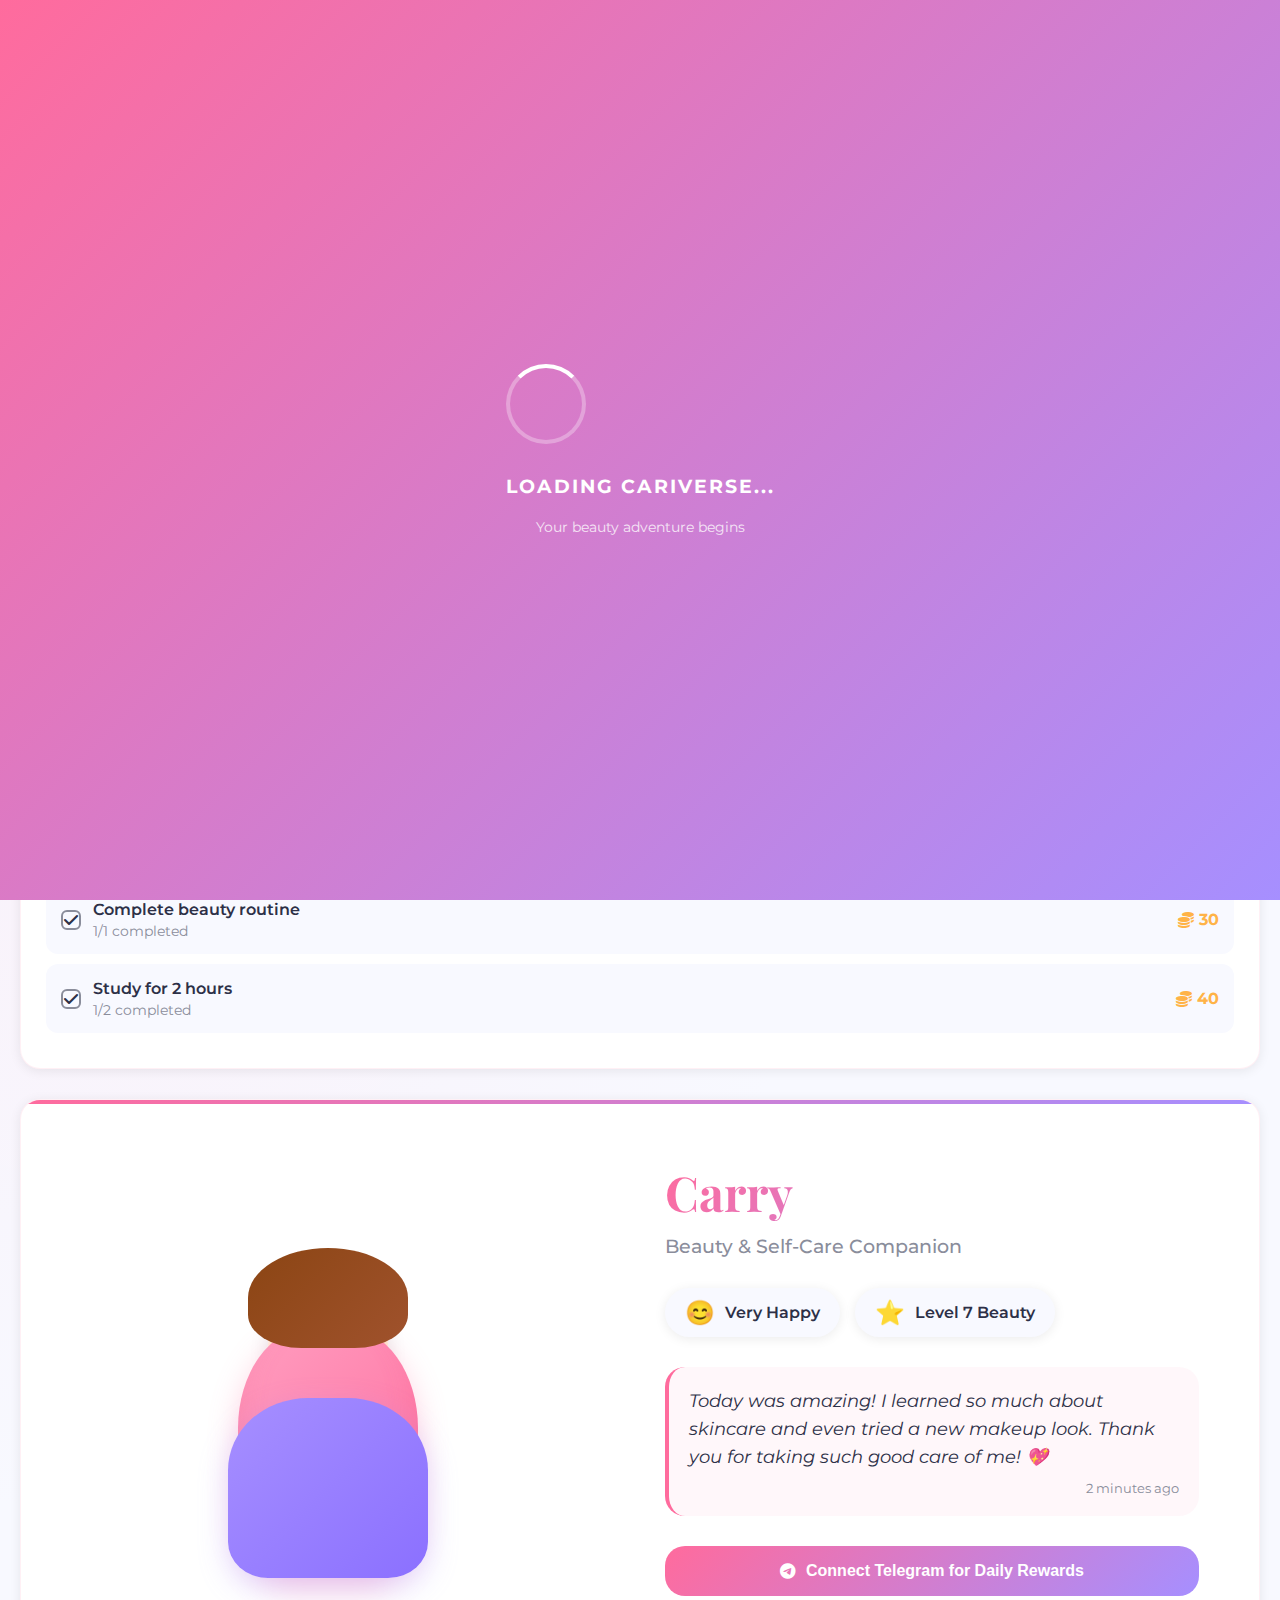
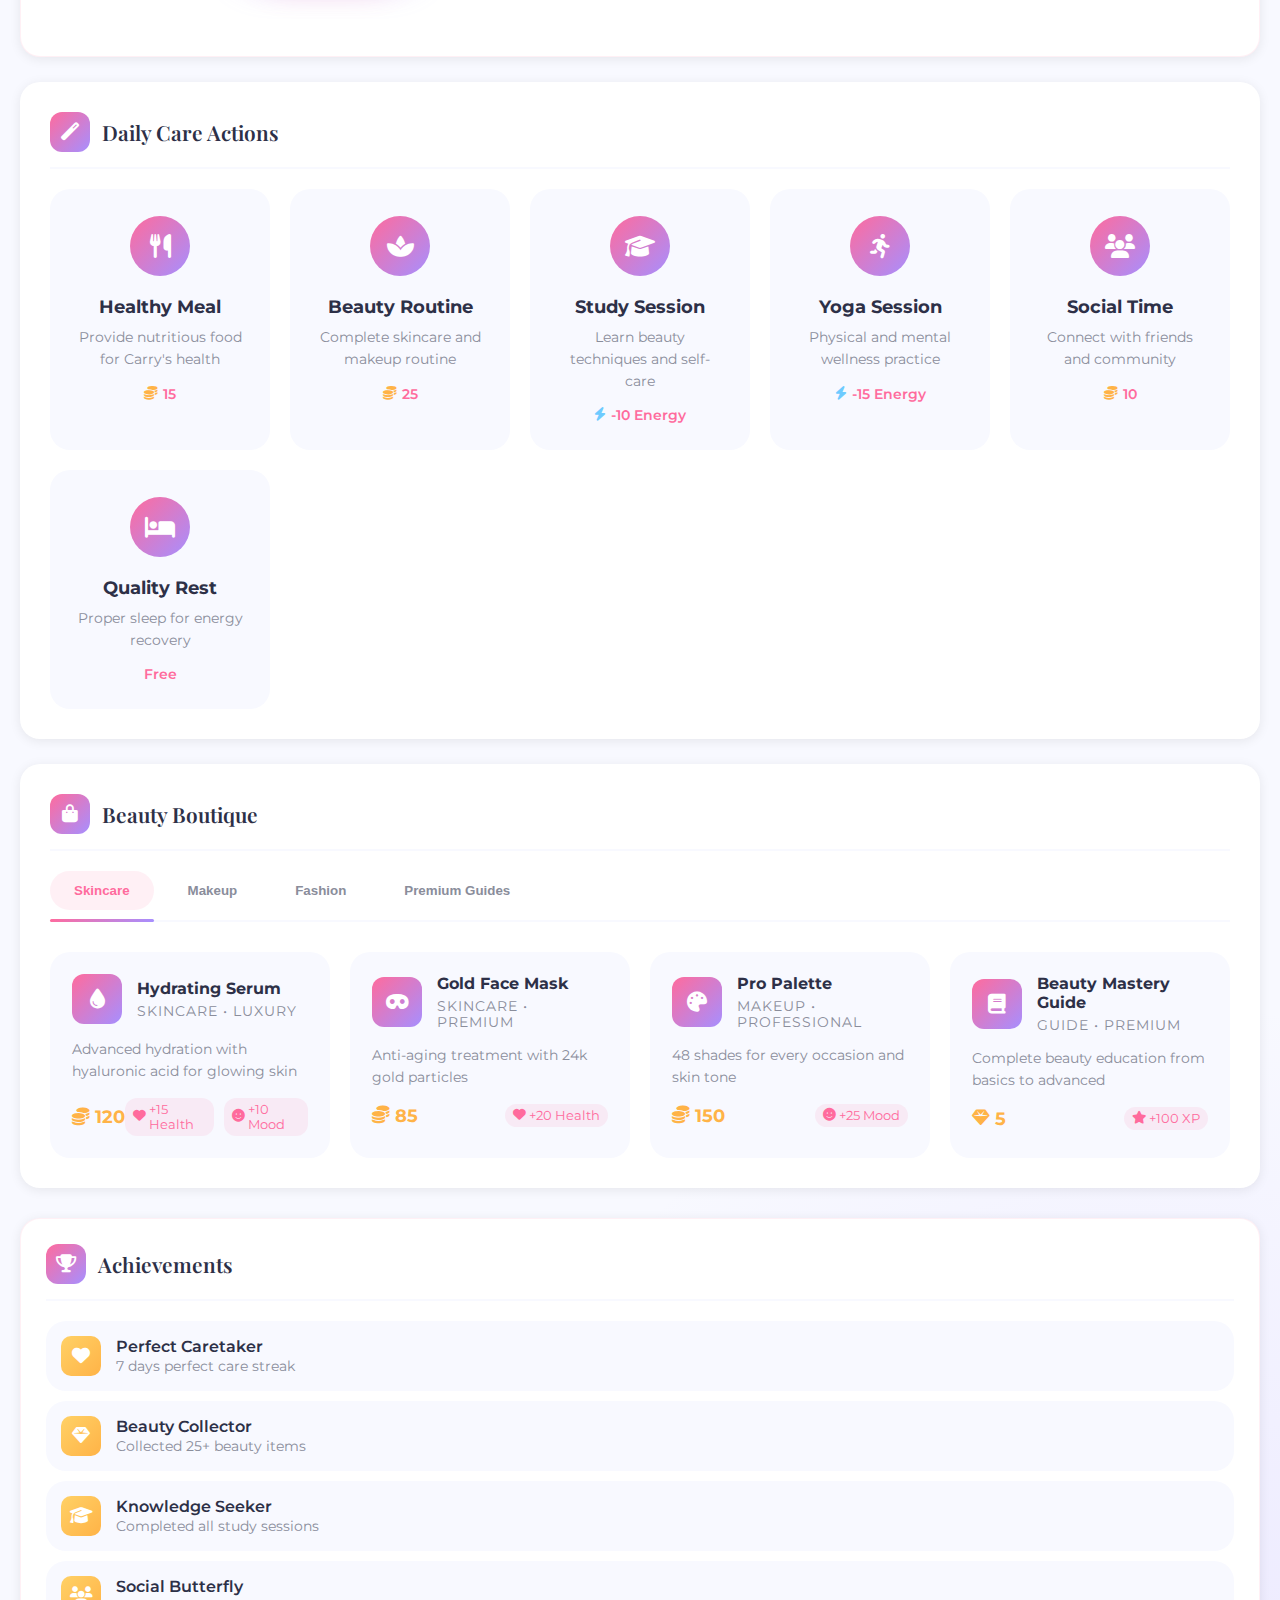
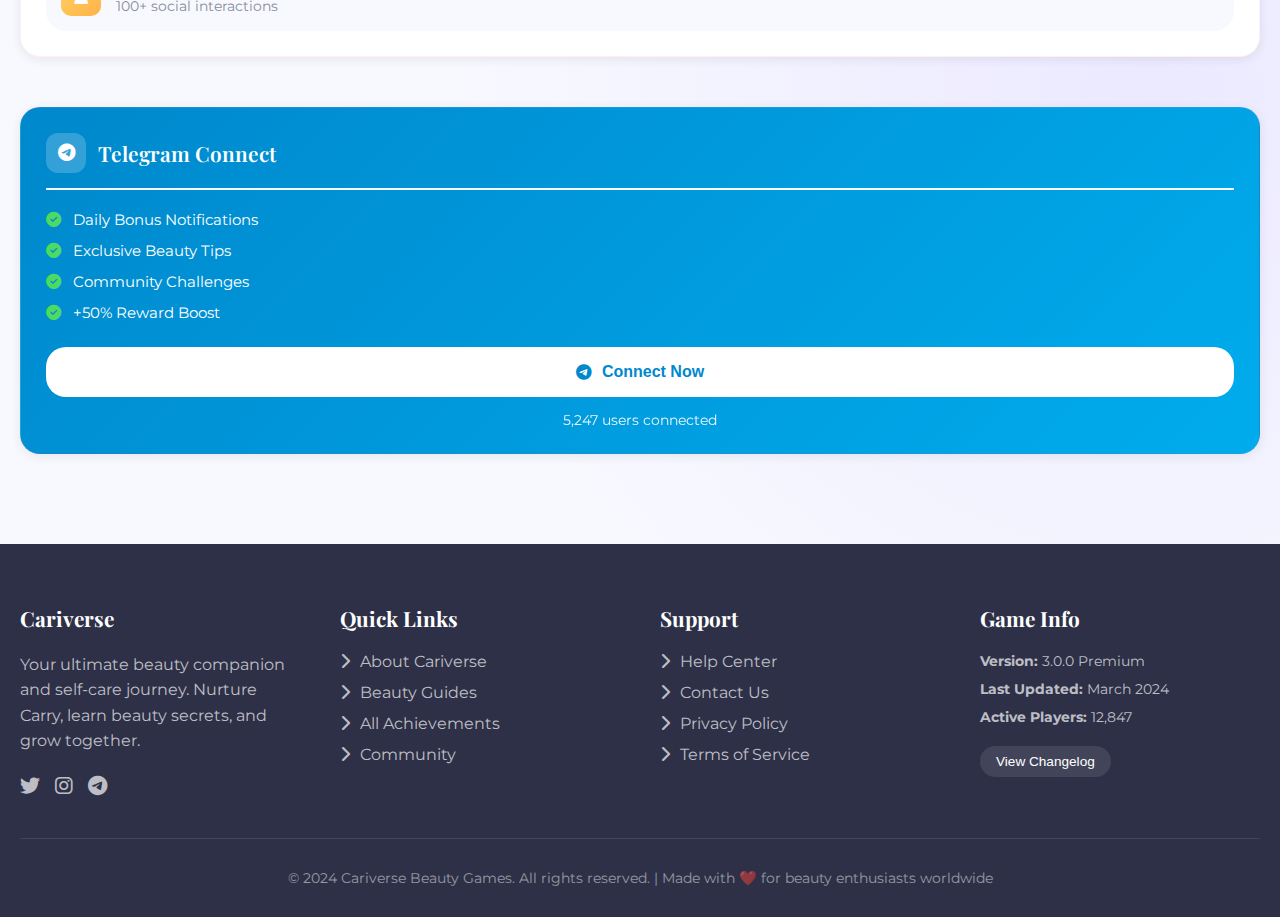
<file: deepseek_html_20260104_814a0f.html>
<!DOCTYPE html>
<html lang="ru">
<head>
    <meta charset="UTF-8">
    <meta name="viewport" content="width=device-width, initial-scale=1.0">
    <title>Cariverse | Beauty Tamagotchi & Self-Care Companion</title>
    <link rel="stylesheet" href="https://cdnjs.cloudflare.com/ajax/libs/font-awesome/6.4.0/css/all.min.css">
    <link href="https://fonts.googleapis.com/css2?family=Playfair+Display:wght@400;500;600;700&family=Montserrat:wght@300;400;500;600;700&family=Dancing+Script:wght@600;700&display=swap" rel="stylesheet">
    <link rel="stylesheet" href="https://cdnjs.cloudflare.com/ajax/libs/animate.css/4.1.1/animate.min.css">
    <style>
        :root {
            --primary: #FF6B9D;
            --primary-light: #FF9EC0;
            --primary-dark: #E04D7A;
            --secondary: #A68FFF;
            --accent: #6ECBFF;
            --success: #4CD964;
            --warning: #FFD166;
            --danger: #FF5A5F;
            --dark: #2D3047;
            --light: #F8F9FF;
            --gray: #8A8D9B;
            --gradient-primary: linear-gradient(135deg, #FF6B9D 0%, #A68FFF 100%);
            --gradient-secondary: linear-gradient(135deg, #6ECBFF 0%, #A68FFF 100%);
            --gradient-dark: linear-gradient(135deg, #2D3047 0%, #4A4E69 100%);
            --shadow-sm: 0 2px 12px rgba(0,0,0,0.08);
            --shadow-md: 0 8px 24px rgba(0,0,0,0.12);
            --shadow-lg: 0 16px 48px rgba(0,0,0,0.16);
            --radius-sm: 12px;
            --radius-md: 20px;
            --radius-lg: 30px;
            --radius-xl: 40px;
            --transition: all 0.4s cubic-bezier(0.4, 0, 0.2, 1);
        }

        * {
            margin: 0;
            padding: 0;
            box-sizing: border-box;
        }

        html {
            scroll-behavior: smooth;
        }

        body {
            font-family: 'Montserrat', sans-serif;
            background: var(--light);
            color: var(--dark);
            min-height: 100vh;
            background-image: 
                radial-gradient(circle at 10% 20%, rgba(255, 200, 221, 0.15) 0%, transparent 20%),
                radial-gradient(circle at 90% 80%, rgba(166, 143, 255, 0.15) 0%, transparent 20%);
            overflow-x: hidden;
        }

        .container {
            max-width: 1600px;
            margin: 0 auto;
            padding: 0 20px;
        }

        /* ========== LOADER ========== */
        #loader {
            position: fixed;
            top: 0;
            left: 0;
            width: 100%;
            height: 100%;
            background: var(--gradient-primary);
            display: flex;
            flex-direction: column;
            justify-content: center;
            align-items: center;
            z-index: 9999;
            transition: opacity 0.8s ease, visibility 0.8s ease;
        }

        .loader-content {
            text-align: center;
            color: white;
        }

        .loader-spinner {
            width: 80px;
            height: 80px;
            border: 4px solid rgba(255,255,255,0.3);
            border-top-color: white;
            border-radius: 50%;
            animation: spin 1s linear infinite;
            margin-bottom: 30px;
        }

        .loader-text {
            font-size: 1.2rem;
            letter-spacing: 2px;
            text-transform: uppercase;
            animation: pulse 2s infinite;
        }

        /* ========== HEADER ========== */
        .main-header {
            padding: 30px 0;
            background: rgba(255, 255, 255, 0.95);
            backdrop-filter: blur(20px);
            position: sticky;
            top: 0;
            z-index: 1000;
            border-bottom: 2px solid rgba(255, 107, 157, 0.1);
            box-shadow: var(--shadow-sm);
        }

        .header-content {
            display: flex;
            justify-content: space-between;
            align-items: center;
        }

        .logo {
            display: flex;
            align-items: center;
            gap: 15px;
            text-decoration: none;
        }

        .logo-icon {
            width: 50px;
            height: 50px;
            background: var(--gradient-primary);
            border-radius: 50%;
            display: flex;
            align-items: center;
            justify-content: center;
            font-size: 24px;
            color: white;
            box-shadow: var(--shadow-md);
        }

        .logo-text {
            font-family: 'Dancing Script', cursive;
            font-size: 2.5rem;
            background: var(--gradient-primary);
            -webkit-background-clip: text;
            -webkit-text-fill-color: transparent;
            font-weight: 700;
        }

        .tagline {
            font-size: 0.9rem;
            color: var(--gray);
            margin-top: 2px;
            font-weight: 500;
        }

        .header-stats {
            display: flex;
            gap: 30px;
            align-items: center;
        }

        .stat-badge {
            display: flex;
            align-items: center;
            gap: 10px;
            background: var(--light);
            padding: 12px 20px;
            border-radius: var(--radius-lg);
            box-shadow: var(--shadow-sm);
            transition: var(--transition);
        }

        .stat-badge:hover {
            transform: translateY(-2px);
            box-shadow: var(--shadow-md);
        }

        .stat-icon {
            width: 40px;
            height: 40px;
            border-radius: 50%;
            display: flex;
            align-items: center;
            justify-content: center;
            font-size: 18px;
            color: white;
        }

        .coin-stat .stat-icon {
            background: linear-gradient(135deg, #FFD166 0%, #FFB347 100%);
        }

        .gem-stat .stat-icon {
            background: linear-gradient(135deg, #6ECBFF 0%, #4A9FFF 100%);
        }

        .stat-info {
            display: flex;
            flex-direction: column;
        }

        .stat-label {
            font-size: 0.8rem;
            color: var(--gray);
            text-transform: uppercase;
            letter-spacing: 1px;
        }

        .stat-value {
            font-size: 1.4rem;
            font-weight: 700;
            color: var(--dark);
        }

        /* ========== MAIN LAYOUT ========== */
        .main-layout {
            display: grid;
            grid-template-columns: 300px 1fr 300px;
            gap: 30px;
            padding: 30px 0;
            min-height: calc(100vh - 160px);
        }

        @media (max-width: 1400px) {
            .main-layout {
                grid-template-columns: 1fr;
            }
        }

        /* ========== SIDEBAR ========== */
        .sidebar {
            display: flex;
            flex-direction: column;
            gap: 25px;
        }

        .panel {
            background: white;
            border-radius: var(--radius-md);
            padding: 25px;
            box-shadow: var(--shadow-sm);
            border: 1px solid rgba(255, 107, 157, 0.1);
            transition: var(--transition);
        }

        .panel:hover {
            transform: translateY(-5px);
            box-shadow: var(--shadow-md);
        }

        .panel-header {
            display: flex;
            align-items: center;
            gap: 12px;
            margin-bottom: 20px;
            padding-bottom: 15px;
            border-bottom: 2px solid var(--light);
        }

        .panel-icon {
            width: 40px;
            height: 40px;
            background: var(--gradient-primary);
            border-radius: 12px;
            display: flex;
            align-items: center;
            justify-content: center;
            color: white;
            font-size: 18px;
        }

        .panel-title {
            font-family: 'Playfair Display', serif;
            font-size: 1.3rem;
            color: var(--dark);
            font-weight: 600;
        }

        /* ========== STATS PANEL ========== */
        .stats-grid {
            display: grid;
            gap: 15px;
        }

        .stat-item {
            display: flex;
            justify-content: space-between;
            align-items: center;
            padding: 12px 0;
            border-bottom: 1px solid rgba(0,0,0,0.05);
        }

        .stat-item:last-child {
            border-bottom: none;
        }

        .stat-name {
            display: flex;
            align-items: center;
            gap: 10px;
            color: var(--gray);
        }

        .stat-number {
            font-weight: 700;
            font-size: 1.2rem;
            color: var(--dark);
        }

        .progress-bar {
            height: 8px;
            background: rgba(0,0,0,0.05);
            border-radius: 10px;
            margin-top: 5px;
            overflow: hidden;
        }

        .progress-fill {
            height: 100%;
            border-radius: 10px;
            transition: width 1s cubic-bezier(0.4, 0, 0.2, 1);
        }

        .health-bar .progress-fill {
            background: linear-gradient(90deg, #4CD964, #2ECC71);
        }

        .mood-bar .progress-fill {
            background: linear-gradient(90deg, #FF9EC0, #FF6B9D);
        }

        .energy-bar .progress-fill {
            background: linear-gradient(90deg, #6ECBFF, #4A9FFF);
        }

        /* ========== DAILY QUEST PANEL ========== */
        .quest-item {
            background: var(--light);
            border-radius: var(--radius-sm);
            padding: 15px;
            margin-bottom: 10px;
            display: flex;
            justify-content: space-between;
            align-items: center;
            transition: var(--transition);
        }

        .quest-item:hover {
            transform: translateX(5px);
            background: rgba(255, 107, 157, 0.05);
        }

        .quest-info {
            display: flex;
            align-items: center;
            gap: 12px;
        }

        .quest-checkbox {
            width: 20px;
            height: 20px;
            border: 2px solid var(--gray);
            border-radius: 6px;
            cursor: pointer;
            display: flex;
            align-items: center;
            justify-content: center;
        }

        .quest-checkbox.completed {
            background: var(--success);
            border-color: var(--success);
            color: white;
        }

        .quest-details {
            flex: 1;
        }

        .quest-title {
            font-weight: 600;
            color: var(--dark);
            margin-bottom: 4px;
        }

        .quest-progress {
            font-size: 0.85rem;
            color: var(--gray);
        }

        .quest-reward {
            display: flex;
            align-items: center;
            gap: 5px;
            font-weight: 700;
            color: #FFB347;
        }

        /* ========== MAIN CONTENT ========== */
        .main-content {
            display: flex;
            flex-direction: column;
            gap: 25px;
        }

        /* ========== CHARACTER SECTION ========== */
        .character-section {
            background: white;
            border-radius: var(--radius-md);
            padding: 40px;
            box-shadow: var(--shadow-sm);
            border: 1px solid rgba(255, 107, 157, 0.1);
            position: relative;
            overflow: hidden;
        }

        .character-section::before {
            content: '';
            position: absolute;
            top: 0;
            left: 0;
            right: 0;
            height: 4px;
            background: var(--gradient-primary);
        }

        .character-container {
            display: flex;
            align-items: center;
            gap: 50px;
        }

        @media (max-width: 768px) {
            .character-container {
                flex-direction: column;
                gap: 30px;
            }
        }

        .character-display {
            flex: 1;
            display: flex;
            justify-content: center;
            align-items: center;
            position: relative;
        }

        .character {
            position: relative;
            width: 300px;
            height: 400px;
        }

        .character-body {
            position: absolute;
            width: 180px;
            height: 250px;
            background: linear-gradient(135deg, #FF9EC0 0%, #FF6B9D 100%);
            border-radius: 40% 40% 30% 30%;
            top: 150px;
            left: 50%;
            transform: translateX(-50%);
            box-shadow: 
                0 10px 30px rgba(255, 107, 157, 0.3),
                inset 0 -20px 30px rgba(228, 77, 122, 0.2);
        }

        .character-face {
            position: absolute;
            width: 120px;
            height: 140px;
            background: linear-gradient(135deg, #FFE8CC 0%, #FFD8B1 100%);
            border-radius: 50%;
            top: 100px;
            left: 50%;
            transform: translateX(-50%);
            box-shadow: 
                0 5px 20px rgba(0,0,0,0.1),
                inset 0 5px 10px rgba(255,255,255,0.8);
        }

        .character-eyes {
            position: absolute;
            top: 40px;
            width: 100%;
            display: flex;
            justify-content: center;
            gap: 40px;
        }

        .eye {
            width: 25px;
            height: 35px;
            background: white;
            border-radius: 50%;
            position: relative;
            overflow: hidden;
            box-shadow: inset 0 0 10px rgba(0,0,0,0.1);
        }

        .eye::after {
            content: '';
            position: absolute;
            width: 15px;
            height: 15px;
            background: #2D3047;
            border-radius: 50%;
            top: 10px;
            left: 5px;
            animation: blink 4s infinite;
        }

        .character-mouth {
            position: absolute;
            width: 40px;
            height: 20px;
            background: #FF4757;
            border-radius: 0 0 20px 20px;
            bottom: 35px;
            left: 50%;
            transform: translateX(-50%);
            transition: all 0.3s ease;
        }

        .character-hair {
            position: absolute;
            width: 160px;
            height: 100px;
            background: linear-gradient(135deg, #8B4513 0%, #A0522D 100%);
            border-radius: 60% 60% 40% 40%;
            top: 70px;
            left: 50%;
            transform: translateX(-50%);
            z-index: 1;
        }

        .character-dress {
            position: absolute;
            width: 200px;
            height: 180px;
            background: linear-gradient(135deg, #A68FFF 0%, #8B70FF 100%);
            border-radius: 40% 40% 20% 20%;
            top: 220px;
            left: 50%;
            transform: translateX(-50%);
            z-index: 2;
            box-shadow: 0 10px 30px rgba(166, 143, 255, 0.3);
        }

        .character-accessories {
            position: absolute;
            z-index: 10;
            width: 100%;
            height: 100%;
        }

        .accessory {
            position: absolute;
            font-size: 28px;
            animation: float 6s infinite ease-in-out;
        }

        .character-info {
            flex: 1;
            padding: 20px;
        }

        .character-name {
            font-family: 'Playfair Display', serif;
            font-size: 3rem;
            background: var(--gradient-primary);
            -webkit-background-clip: text;
            -webkit-text-fill-color: transparent;
            margin-bottom: 10px;
        }

        .character-title {
            font-size: 1.2rem;
            color: var(--gray);
            margin-bottom: 30px;
            font-weight: 500;
        }

        .character-status {
            display: flex;
            align-items: center;
            gap: 15px;
            margin-bottom: 30px;
        }

        .status-badge {
            display: flex;
            align-items: center;
            gap: 10px;
            background: var(--light);
            padding: 10px 20px;
            border-radius: var(--radius-lg);
            box-shadow: var(--shadow-sm);
        }

        .status-emoji {
            font-size: 1.5rem;
        }

        .status-text {
            font-weight: 600;
            color: var(--dark);
        }

        .character-dialogue {
            background: rgba(255, 107, 157, 0.05);
            padding: 20px;
            border-radius: var(--radius-md);
            margin-bottom: 30px;
            border-left: 4px solid var(--primary);
            animation: slideIn 0.5s ease;
        }

        .dialogue-text {
            font-size: 1.1rem;
            line-height: 1.6;
            color: var(--dark);
            font-style: italic;
        }

        .dialogue-time {
            font-size: 0.8rem;
            color: var(--gray);
            margin-top: 10px;
            text-align: right;
        }

        /* ========== ACTIONS SECTION ========== */
        .actions-section {
            background: white;
            border-radius: var(--radius-md);
            padding: 30px;
            box-shadow: var(--shadow-sm);
        }

        .actions-grid {
            display: grid;
            grid-template-columns: repeat(auto-fit, minmax(200px, 1fr));
            gap: 20px;
            margin-top: 20px;
        }

        .action-card {
            background: var(--light);
            border-radius: var(--radius-md);
            padding: 25px;
            text-align: center;
            cursor: pointer;
            transition: var(--transition);
            border: 2px solid transparent;
            position: relative;
            overflow: hidden;
        }

        .action-card::before {
            content: '';
            position: absolute;
            top: 0;
            left: 0;
            right: 0;
            height: 4px;
            background: var(--gradient-primary);
            transform: scaleX(0);
            transition: transform 0.3s ease;
        }

        .action-card:hover {
            transform: translateY(-10px);
            box-shadow: var(--shadow-md);
            border-color: rgba(255, 107, 157, 0.2);
        }

        .action-card:hover::before {
            transform: scaleX(1);
        }

        .action-icon {
            width: 60px;
            height: 60px;
            background: var(--gradient-primary);
            border-radius: 50%;
            display: flex;
            align-items: center;
            justify-content: center;
            margin: 0 auto 20px;
            font-size: 24px;
            color: white;
            transition: var(--transition);
        }

        .action-card:hover .action-icon {
            transform: scale(1.1) rotate(5deg);
        }

        .action-title {
            font-weight: 700;
            font-size: 1.1rem;
            color: var(--dark);
            margin-bottom: 10px;
        }

        .action-description {
            font-size: 0.9rem;
            color: var(--gray);
            margin-bottom: 15px;
            line-height: 1.5;
        }

        .action-cost {
            display: flex;
            justify-content: center;
            gap: 10px;
            font-size: 0.85rem;
            color: var(--primary);
            font-weight: 600;
        }

        .cost-item {
            display: flex;
            align-items: center;
            gap: 5px;
        }

        /* ========== SHOP SECTION ========== */
        .shop-section {
            background: white;
            border-radius: var(--radius-md);
            padding: 30px;
            box-shadow: var(--shadow-sm);
        }

        .shop-tabs {
            display: flex;
            gap: 10px;
            margin-bottom: 30px;
            border-bottom: 2px solid var(--light);
            padding-bottom: 10px;
        }

        .shop-tab {
            padding: 12px 24px;
            background: none;
            border: none;
            border-radius: var(--radius-md);
            font-weight: 600;
            color: var(--gray);
            cursor: pointer;
            transition: var(--transition);
            position: relative;
        }

        .shop-tab.active {
            color: var(--primary);
            background: rgba(255, 107, 157, 0.1);
        }

        .shop-tab.active::after {
            content: '';
            position: absolute;
            bottom: -12px;
            left: 0;
            right: 0;
            height: 3px;
            background: var(--gradient-primary);
            border-radius: 2px;
        }

        .shop-items-grid {
            display: grid;
            grid-template-columns: repeat(auto-fill, minmax(250px, 1fr));
            gap: 20px;
        }

        .shop-item {
            background: var(--light);
            border-radius: var(--radius-md);
            padding: 20px;
            cursor: pointer;
            transition: var(--transition);
            border: 2px solid transparent;
            position: relative;
            overflow: hidden;
        }

        .shop-item::before {
            content: '';
            position: absolute;
            top: 0;
            left: 0;
            right: 0;
            bottom: 0;
            background: var(--gradient-primary);
            opacity: 0;
            transition: opacity 0.3s ease;
        }

        .shop-item:hover {
            transform: translateY(-5px);
            box-shadow: var(--shadow-md);
            border-color: var(--primary-light);
        }

        .shop-item:hover::before {
            opacity: 0.05;
        }

        .shop-item-header {
            display: flex;
            align-items: center;
            gap: 15px;
            margin-bottom: 15px;
            position: relative;
            z-index: 1;
        }

        .item-icon {
            width: 50px;
            height: 50px;
            background: var(--gradient-primary);
            border-radius: 12px;
            display: flex;
            align-items: center;
            justify-content: center;
            font-size: 20px;
            color: white;
        }

        .item-info {
            flex: 1;
        }

        .item-name {
            font-weight: 700;
            color: var(--dark);
            margin-bottom: 5px;
        }

        .item-category {
            font-size: 0.85rem;
            color: var(--gray);
            text-transform: uppercase;
            letter-spacing: 1px;
        }

        .item-description {
            font-size: 0.9rem;
            color: var(--gray);
            margin-bottom: 15px;
            line-height: 1.5;
            position: relative;
            z-index: 1;
        }

        .item-footer {
            display: flex;
            justify-content: space-between;
            align-items: center;
            position: relative;
            z-index: 1;
        }

        .item-price {
            display: flex;
            align-items: center;
            gap: 5px;
            font-weight: 700;
            color: #FFB347;
            font-size: 1.1rem;
        }

        .item-effects {
            display: flex;
            gap: 10px;
        }

        .effect-badge {
            display: flex;
            align-items: center;
            gap: 3px;
            font-size: 0.8rem;
            color: var(--primary);
            background: rgba(255, 107, 157, 0.1);
            padding: 4px 8px;
            border-radius: 12px;
        }

        /* ========== RIGHT SIDEBAR ========== */
        .achievements-panel {
            margin-bottom: 25px;
        }

        .achievement-list {
            display: grid;
            gap: 10px;
        }

        .achievement-item {
            display: flex;
            align-items: center;
            gap: 15px;
            padding: 15px;
            background: var(--light);
            border-radius: var(--radius-md);
            transition: var(--transition);
        }

        .achievement-item:hover {
            transform: translateX(5px);
            background: rgba(255, 107, 157, 0.05);
        }

        .achievement-icon {
            width: 40px;
            height: 40px;
            background: linear-gradient(135deg, #FFD166 0%, #FFB347 100%);
            border-radius: 10px;
            display: flex;
            align-items: center;
            justify-content: center;
            font-size: 18px;
            color: white;
        }

        .achievement-details {
            flex: 1;
        }

        .achievement-title {
            font-weight: 600;
            color: var(--dark);
            margin-bottom: 2px;
        }

        .achievement-desc {
            font-size: 0.85rem;
            color: var(--gray);
        }

        /* ========== TELEGRAM PANEL ========== */
        .telegram-panel {
            background: linear-gradient(135deg, #0088cc 0%, #00aced 100%);
            color: white;
            position: relative;
            overflow: hidden;
        }

        .telegram-panel::before {
            content: '';
            position: absolute;
            top: -50%;
            right: -50%;
            width: 200px;
            height: 200px;
            background: rgba(255,255,255,0.1);
            border-radius: 50%;
        }

        .telegram-panel::after {
            content: '';
            position: absolute;
            bottom: -30%;
            left: -30%;
            width: 150px;
            height: 150px;
            background: rgba(255,255,255,0.1);
            border-radius: 50%;
        }

        .telegram-content {
            position: relative;
            z-index: 1;
        }

        .telegram-panel .panel-icon {
            background: rgba(255,255,255,0.2);
        }

        .telegram-panel .panel-title {
            color: white;
        }

        .telegram-features {
            display: grid;
            gap: 12px;
            margin-bottom: 25px;
        }

        .telegram-feature {
            display: flex;
            align-items: center;
            gap: 12px;
            font-size: 0.95rem;
        }

        .telegram-feature i {
            color: #4CD964;
        }

        .telegram-btn {
            width: 100%;
            padding: 16px;
            background: white;
            color: #0088cc;
            border: none;
            border-radius: var(--radius-md);
            font-weight: 700;
            font-size: 1rem;
            cursor: pointer;
            display: flex;
            align-items: center;
            justify-content: center;
            gap: 10px;
            transition: var(--transition);
            position: relative;
            z-index: 1;
        }

        .telegram-btn:hover {
            transform: translateY(-3px);
            box-shadow: 0 10px 30px rgba(0,0,0,0.2);
        }

        /* ========== FOOTER ========== */
        .main-footer {
            background: var(--dark);
            color: white;
            padding: 60px 0 30px;
            margin-top: 60px;
        }

        .footer-content {
            display: grid;
            grid-template-columns: repeat(auto-fit, minmax(250px, 1fr));
            gap: 40px;
            margin-bottom: 40px;
        }

        .footer-section h4 {
            font-family: 'Playfair Display', serif;
            font-size: 1.3rem;
            margin-bottom: 20px;
            color: white;
        }

        .footer-links {
            display: flex;
            flex-direction: column;
            gap: 12px;
        }

        .footer-link {
            color: rgba(255,255,255,0.7);
            text-decoration: none;
            transition: var(--transition);
            display: flex;
            align-items: center;
            gap: 10px;
        }

        .footer-link:hover {
            color: var(--primary-light);
            transform: translateX(5px);
        }

        .footer-bottom {
            text-align: center;
            padding-top: 30px;
            border-top: 1px solid rgba(255,255,255,0.1);
            color: rgba(255,255,255,0.5);
            font-size: 0.9rem;
        }

        /* ========== MODALS ========== */
        .modal {
            display: none;
            position: fixed;
            top: 0;
            left: 0;
            width: 100%;
            height: 100%;
            background: rgba(45, 48, 71, 0.9);
            backdrop-filter: blur(10px);
            z-index: 2000;
            justify-content: center;
            align-items: center;
            padding: 20px;
            animation: fadeIn 0.3s ease;
        }

        .modal-content {
            background: white;
            border-radius: var(--radius-lg);
            padding: 40px;
            max-width: 600px;
            width: 100%;
            max-height: 90vh;
            overflow-y: auto;
            position: relative;
            animation: slideUp 0.4s cubic-bezier(0.4, 0, 0.2, 1);
            box-shadow: var(--shadow-lg);
        }

        .modal-close {
            position: absolute;
            top: 20px;
            right: 20px;
            background: none;
            border: none;
            font-size: 24px;
            color: var(--gray);
            cursor: pointer;
            width: 40px;
            height: 40px;
            border-radius: 50%;
            display: flex;
            align-items: center;
            justify-content: center;
            transition: var(--transition);
        }

        .modal-close:hover {
            background: var(--light);
            color: var(--danger);
        }

        .modal-title {
            font-family: 'Playfair Display', serif;
            font-size: 2rem;
            color: var(--dark);
            margin-bottom: 20px;
            background: var(--gradient-primary);
            -webkit-background-clip: text;
            -webkit-text-fill-color: transparent;
        }

        /* ========== ANIMATIONS ========== */
        @keyframes spin {
            to { transform: rotate(360deg); }
        }

        @keyframes pulse {
            0%, 100% { opacity: 1; }
            50% { opacity: 0.5; }
        }

        @keyframes float {
            0%, 100% { transform: translateY(0) rotate(0deg); }
            50% { transform: translateY(-20px) rotate(5deg); }
        }

        @keyframes blink {
            0%, 90%, 100% { transform: scaleY(1); }
            95% { transform: scaleY(0.1); }
        }

        @keyframes slideIn {
            from { transform: translateY(20px); opacity: 0; }
            to { transform: translateY(0); opacity: 1; }
        }

        @keyframes fadeIn {
            from { opacity: 0; }
            to { opacity: 1; }
        }

        @keyframes slideUp {
            from { transform: translateY(50px); opacity: 0; }
            to { transform: translateY(0); opacity: 1; }
        }

        @keyframes confettiFall {
            0% { transform: translateY(-100px) rotate(0deg); }
            100% { transform: translateY(1000px) rotate(360deg); }
        }

        /* ========== NOTIFICATIONS ========== */
        .notification-container {
            position: fixed;
            top: 100px;
            right: 20px;
            z-index: 3000;
            display: flex;
            flex-direction: column;
            gap: 10px;
            max-width: 350px;
        }

        .notification {
            background: white;
            border-radius: var(--radius-md);
            padding: 20px;
            box-shadow: var(--shadow-lg);
            display: flex;
            align-items: flex-start;
            gap: 15px;
            transform: translateX(100%);
            animation: slideInRight 0.5s cubic-bezier(0.4, 0, 0.2, 1) forwards;
            border-left: 4px solid var(--primary);
        }

        .notification.success {
            border-left-color: var(--success);
        }

        .notification.warning {
            border-left-color: var(--warning);
        }

        .notification.error {
            border-left-color: var(--danger);
        }

        .notification-icon {
            width: 40px;
            height: 40px;
            border-radius: 50%;
            display: flex;
            align-items: center;
            justify-content: center;
            font-size: 18px;
            color: white;
        }

        .notification.success .notification-icon {
            background: var(--success);
        }

        .notification.warning .notification-icon {
            background: var(--warning);
        }

        .notification.error .notification-icon {
            background: var(--danger);
        }

        .notification.info .notification-icon {
            background: var(--primary);
        }

        .notification-content {
            flex: 1;
        }

        .notification-title {
            font-weight: 700;
            color: var(--dark);
            margin-bottom: 5px;
        }

        .notification-message {
            color: var(--gray);
            font-size: 0.95rem;
        }

        @keyframes slideInRight {
            to { transform: translateX(0); }
        }

        @keyframes slideOutRight {
            from { transform: translateX(0); }
            to { transform: translateX(100%); }
        }

        /* ========== RESPONSIVE ========== */
        @media (max-width: 768px) {
            .main-header {
                padding: 20px 0;
            }
            
            .header-content {
                flex-direction: column;
                gap: 20px;
            }
            
            .header-stats {
                width: 100%;
                justify-content: center;
                flex-wrap: wrap;
            }
            
            .main-layout {
                padding: 20px 0;
            }
            
            .character-section {
                padding: 25px;
            }
            
            .character-name {
                font-size: 2.5rem;
            }
            
            .actions-grid {
                grid-template-columns: repeat(auto-fit, minmax(150px, 1fr));
            }
            
            .shop-items-grid {
                grid-template-columns: 1fr;
            }
        }

        /* ========== UTILITY CLASSES ========== */
        .sparkle {
            position: absolute;
            width: 6px;
            height: 6px;
            background: white;
            border-radius: 50%;
            animation: sparkle 2s infinite;
        }

        @keyframes sparkle {
            0%, 100% { opacity: 0; transform: scale(0); }
            50% { opacity: 1; transform: scale(1); }
        }

        .glow {
            animation: glow 2s infinite alternate;
        }

        @keyframes glow {
            from { box-shadow: 0 0 20px rgba(255, 107, 157, 0.5); }
            to { box-shadow: 0 0 30px rgba(255, 107, 157, 0.8); }
        }

        .bounce {
            animation: bounce 2s infinite;
        }

        @keyframes bounce {
            0%, 100% { transform: translateY(0); }
            50% { transform: translateY(-10px); }
        }
    </style>
</head>
<body>
    <!-- Loader -->
    <div id="loader" class="animate__animated animate__fadeIn">
        <div class="loader-content">
            <div class="loader-spinner"></div>
            <h1 class="loader-text">Loading Cariverse...</h1>
            <p style="margin-top: 20px; opacity: 0.8; font-size: 0.9rem;">Your beauty adventure begins</p>
        </div>
    </div>

    <!-- Notification Container -->
    <div class="notification-container" id="notificationContainer"></div>

    <!-- Header -->
    <header class="main-header">
        <div class="container">
            <div class="header-content">
                <div class="logo-section">
                    <a href="#" class="logo">
                        <div class="logo-icon">
                            <i class="fas fa-sparkles"></i>
                        </div>
                        <div>
                            <h1 class="logo-text">Cariverse</h1>
                            <p class="tagline">Beauty Tamagotchi & Self-Care Companion</p>
                        </div>
                    </a>
                </div>
                
                <div class="header-stats">
                    <div class="stat-badge coin-stat">
                        <div class="stat-icon">
                            <i class="fas fa-coins"></i>
                        </div>
                        <div class="stat-info">
                            <span class="stat-label">Beauty Coins</span>
                            <span class="stat-value" id="coinsDisplay">1,250</span>
                        </div>
                    </div>
                    
                    <div class="stat-badge gem-stat">
                        <div class="stat-icon">
                            <i class="fas fa-gem"></i>
                        </div>
                        <div class="stat-info">
                            <span class="stat-label">Diamonds</span>
                            <span class="stat-value" id="gemsDisplay">12</span>
                        </div>
                    </div>
                </div>
            </div>
        </div>
    </header>

    <!-- Main Content -->
    <main class="container">
        <div class="main-layout">
            <!-- Left Sidebar -->
            <aside class="sidebar">
                <!-- Stats Panel -->
                <div class="panel stats-panel">
                    <div class="panel-header">
                        <div class="panel-icon">
                            <i class="fas fa-heart"></i>
                        </div>
                        <h3 class="panel-title">Carry's Status</h3>
                    </div>
                    
                    <div class="stats-grid">
                        <div class="stat-item">
                            <div class="stat-name">
                                <i class="fas fa-chart-line" style="color: #4CD964;"></i>
                                <span>Level</span>
                            </div>
                            <div class="stat-number" id="levelDisplay">7</div>
                        </div>
                        
                        <div class="stat-item">
                            <div class="stat-name">
                                <i class="fas fa-star" style="color: #FFB347;"></i>
                                <span>Experience</span>
                            </div>
                            <div class="stat-number" id="xpDisplay">420/800</div>
                        </div>
                        
                        <div class="stat-item">
                            <div class="stat-name">
                                <i class="fas fa-heartbeat" style="color: #FF6B9D;"></i>
                                <span>Health</span>
                            </div>
                            <div class="stat-number" id="healthDisplay">85%</div>
                        </div>
                        <div class="progress-bar health-bar">
                            <div class="progress-fill" id="healthBar" style="width: 85%;"></div>
                        </div>
                        
                        <div class="stat-item">
                            <div class="stat-name">
                                <i class="fas fa-smile" style="color: #FFD166;"></i>
                                <span>Mood</span>
                            </div>
                            <div class="stat-number" id="moodDisplay">92%</div>
                        </div>
                        <div class="progress-bar mood-bar">
                            <div class="progress-fill" id="moodBar" style="width: 92%;"></div>
                        </div>
                        
                        <div class="stat-item">
                            <div class="stat-name">
                                <i class="fas fa-bolt" style="color: #6ECBFF;"></i>
                                <span>Energy</span>
                            </div>
                            <div class="stat-number" id="energyDisplay">76%</div>
                        </div>
                        <div class="progress-bar energy-bar">
                            <div class="progress-fill" id="energyBar" style="width: 76%;"></div>
                        </div>
                    </div>
                </div>

                <!-- Daily Quests -->
                <div class="panel quests-panel">
                    <div class="panel-header">
                        <div class="panel-icon">
                            <i class="fas fa-tasks"></i>
                        </div>
                        <h3 class="panel-title">Daily Missions</h3>
                    </div>
                    
                    <div class="quests-list" id="questsList">
                        <div class="quest-item">
                            <div class="quest-info">
                                <div class="quest-checkbox completed">
                                    <i class="fas fa-check"></i>
                                </div>
                                <div class="quest-details">
                                    <div class="quest-title">Feed Carry 3 times</div>
                                    <div class="quest-progress">3/3 completed</div>
                                </div>
                            </div>
                            <div class="quest-reward">
                                <i class="fas fa-coins"></i>
                                <span>50</span>
                            </div>
                        </div>
                        
                        <div class="quest-item">
                            <div class="quest-info">
                                <div class="quest-checkbox">
                                    <i class="fas fa-check"></i>
                                </div>
                                <div class="quest-details">
                                    <div class="quest-title">Complete beauty routine</div>
                                    <div class="quest-progress">1/1 completed</div>
                                </div>
                            </div>
                            <div class="quest-reward">
                                <i class="fas fa-coins"></i>
                                <span>30</span>
                            </div>
                        </div>
                        
                        <div class="quest-item">
                            <div class="quest-info">
                                <div class="quest-checkbox">
                                    <i class="fas fa-check"></i>
                                </div>
                                <div class="quest-details">
                                    <div class="quest-title">Study for 2 hours</div>
                                    <div class="quest-progress">1/2 completed</div>
                                </div>
                            </div>
                            <div class="quest-reward">
                                <i class="fas fa-coins"></i>
                                <span>40</span>
                            </div>
                        </div>
                    </div>
                </div>
            </aside>

            <!-- Main Content Area -->
            <div class="main-content">
                <!-- Character Section -->
                <section class="character-section animate__animated animate__fadeIn">
                    <div class="character-container">
                        <div class="character-display">
                            <div class="character">
                                <div class="character-hair"></div>
                                <div class="character-face">
                                    <div class="character-eyes">
                                        <div class="eye left"></div>
                                        <div class="eye right"></div>
                                    </div>
                                    <div class="character-mouth" id="characterMouth"></div>
                                </div>
                                <div class="character-body"></div>
                                <div class="character-dress"></div>
                                <div class="character-accessories" id="characterAccessories">
                                    <!-- Accessories added dynamically -->
                                </div>
                            </div>
                        </div>
                        
                        <div class="character-info">
                            <h2 class="character-name">Carry</h2>
                            <p class="character-title">Beauty & Self-Care Companion</p>
                            
                            <div class="character-status">
                                <div class="status-badge">
                                    <span class="status-emoji" id="moodEmoji">😊</span>
                                    <span class="status-text" id="moodText">Very Happy</span>
                                </div>
                                <div class="status-badge">
                                    <span class="status-emoji">⭐</span>
                                    <span class="status-text">Level 7 Beauty</span>
                                </div>
                            </div>
                            
                            <div class="character-dialogue">
                                <p class="dialogue-text" id="dialogueText">
                                    Today was amazing! I learned so much about skincare and even tried a new makeup look. Thank you for taking such good care of me! 💖
                                </p>
                                <div class="dialogue-time">2 minutes ago</div>
                            </div>
                            
                            <button class="telegram-btn" onclick="connectTelegram()" style="background: var(--gradient-primary); color: white;">
                                <i class="fab fa-telegram"></i>
                                Connect Telegram for Daily Rewards
                            </button>
                        </div>
                    </div>
                </section>

                <!-- Actions Section -->
                <section class="actions-section animate__animated animate__fadeInUp">
                    <div class="panel-header">
                        <div class="panel-icon">
                            <i class="fas fa-magic"></i>
                        </div>
                        <h3 class="panel-title">Daily Care Actions</h3>
                    </div>
                    
                    <div class="actions-grid">
                        <div class="action-card" onclick="performAction('feed')">
                            <div class="action-icon">
                                <i class="fas fa-utensils"></i>
                            </div>
                            <h4 class="action-title">Healthy Meal</h4>
                            <p class="action-description">Provide nutritious food for Carry's health</p>
                            <div class="action-cost">
                                <div class="cost-item">
                                    <i class="fas fa-coins" style="color: #FFB347;"></i>
                                    <span>15</span>
                                </div>
                            </div>
                        </div>
                        
                        <div class="action-card" onclick="performAction('beauty')">
                            <div class="action-icon">
                                <i class="fas fa-spa"></i>
                            </div>
                            <h4 class="action-title">Beauty Routine</h4>
                            <p class="action-description">Complete skincare and makeup routine</p>
                            <div class="action-cost">
                                <div class="cost-item">
                                    <i class="fas fa-coins" style="color: #FFB347;"></i>
                                    <span>25</span>
                                </div>
                            </div>
                        </div>
                        
                        <div class="action-card" onclick="performAction('study')">
                            <div class="action-icon">
                                <i class="fas fa-graduation-cap"></i>
                            </div>
                            <h4 class="action-title">Study Session</h4>
                            <p class="action-description">Learn beauty techniques and self-care</p>
                            <div class="action-cost">
                                <div class="cost-item">
                                    <i class="fas fa-bolt" style="color: #6ECBFF;"></i>
                                    <span>-10 Energy</span>
                                </div>
                            </div>
                        </div>
                        
                        <div class="action-card" onclick="performAction('exercise')">
                            <div class="action-icon">
                                <i class="fas fa-running"></i>
                            </div>
                            <h4 class="action-title">Yoga Session</h4>
                            <p class="action-description">Physical and mental wellness practice</p>
                            <div class="action-cost">
                                <div class="cost-item">
                                    <i class="fas fa-bolt" style="color: #6ECBFF;"></i>
                                    <span>-15 Energy</span>
                                </div>
                            </div>
                        </div>
                        
                        <div class="action-card" onclick="performAction('social')">
                            <div class="action-icon">
                                <i class="fas fa-users"></i>
                            </div>
                            <h4 class="action-title">Social Time</h4>
                            <p class="action-description">Connect with friends and community</p>
                            <div class="action-cost">
                                <div class="cost-item">
                                    <i class="fas fa-coins" style="color: #FFB347;"></i>
                                    <span>10</span>
                                </div>
                            </div>
                        </div>
                        
                        <div class="action-card" onclick="performAction('rest')">
                            <div class="action-icon">
                                <i class="fas fa-bed"></i>
                            </div>
                            <h4 class="action-title">Quality Rest</h4>
                            <p class="action-description">Proper sleep for energy recovery</p>
                            <div class="action-cost">
                                <div class="cost-item">
                                    <span>Free</span>
                                </div>
                            </div>
                        </div>
                    </div>
                </section>

                <!-- Shop Section -->
                <section class="shop-section animate__animated animate__fadeInUp">
                    <div class="panel-header">
                        <div class="panel-icon">
                            <i class="fas fa-shopping-bag"></i>
                        </div>
                        <h3 class="panel-title">Beauty Boutique</h3>
                    </div>
                    
                    <div class="shop-tabs">
                        <button class="shop-tab active" onclick="openShopTab('skincare')">Skincare</button>
                        <button class="shop-tab" onclick="openShopTab('makeup')">Makeup</button>
                        <button class="shop-tab" onclick="openShopTab('fashion')">Fashion</button>
                        <button class="shop-tab" onclick="openShopTab('guides')">Premium Guides</button>
                    </div>
                    
                    <div class="shop-items-grid" id="shopItems">
                        <!-- Skincare Items -->
                        <div class="shop-item skincare" onclick="purchaseItem('serum')">
                            <div class="shop-item-header">
                                <div class="item-icon">
                                    <i class="fas fa-tint"></i>
                                </div>
                                <div class="item-info">
                                    <h4 class="item-name">Hydrating Serum</h4>
                                    <p class="item-category">Skincare • Luxury</p>
                                </div>
                            </div>
                            <p class="item-description">Advanced hydration with hyaluronic acid for glowing skin</p>
                            <div class="item-footer">
                                <div class="item-price">
                                    <i class="fas fa-coins"></i>
                                    <span>120</span>
                                </div>
                                <div class="item-effects">
                                    <span class="effect-badge">
                                        <i class="fas fa-heart"></i>
                                        +15 Health
                                    </span>
                                    <span class="effect-badge">
                                        <i class="fas fa-smile"></i>
                                        +10 Mood
                                    </span>
                                </div>
                            </div>
                        </div>
                        
                        <div class="shop-item skincare" onclick="purchaseItem('mask')">
                            <div class="shop-item-header">
                                <div class="item-icon">
                                    <i class="fas fa-mask"></i>
                                </div>
                                <div class="item-info">
                                    <h4 class="item-name">Gold Face Mask</h4>
                                    <p class="item-category">Skincare • Premium</p>
                                </div>
                            </div>
                            <p class="item-description">Anti-aging treatment with 24k gold particles</p>
                            <div class="item-footer">
                                <div class="item-price">
                                    <i class="fas fa-coins"></i>
                                    <span>85</span>
                                </div>
                                <div class="item-effects">
                                    <span class="effect-badge">
                                        <i class="fas fa-heart"></i>
                                        +20 Health
                                    </span>
                                </div>
                            </div>
                        </div>
                        
                        <!-- Makeup Items -->
                        <div class="shop-item makeup hidden" onclick="purchaseItem('palette')">
                            <div class="shop-item-header">
                                <div class="item-icon">
                                    <i class="fas fa-palette"></i>
                                </div>
                                <div class="item-info">
                                    <h4 class="item-name">Pro Palette</h4>
                                    <p class="item-category">Makeup • Professional</p>
                                </div>
                            </div>
                            <p class="item-description">48 shades for every occasion and skin tone</p>
                            <div class="item-footer">
                                <div class="item-price">
                                    <i class="fas fa-coins"></i>
                                    <span>150</span>
                                </div>
                                <div class="item-effects">
                                    <span class="effect-badge">
                                        <i class="fas fa-smile"></i>
                                        +25 Mood
                                    </span>
                                </div>
                            </div>
                        </div>
                        
                        <!-- Guide Items -->
                        <div class="shop-item guides hidden" onclick="purchaseGuide('mastery')">
                            <div class="shop-item-header">
                                <div class="item-icon">
                                    <i class="fas fa-book"></i>
                                </div>
                                <div class="item-info">
                                    <h4 class="item-name">Beauty Mastery Guide</h4>
                                    <p class="item-category">Guide • Premium</p>
                                </div>
                            </div>
                            <p class="item-description">Complete beauty education from basics to advanced</p>
                            <div class="item-footer">
                                <div class="item-price">
                                    <i class="fas fa-gem"></i>
                                    <span>5</span>
                                </div>
                                <div class="item-effects">
                                    <span class="effect-badge">
                                        <i class="fas fa-star"></i>
                                        +100 XP
                                    </span>
                                </div>
                            </div>
                        </div>
                    </div>
                </section>
            </div>

            <!-- Right Sidebar -->
            <aside class="sidebar">
                <!-- Achievements Panel -->
                <div class="panel achievements-panel">
                    <div class="panel-header">
                        <div class="panel-icon">
                            <i class="fas fa-trophy"></i>
                        </div>
                        <h3 class="panel-title">Achievements</h3>
                    </div>
                    
                    <div class="achievement-list">
                        <div class="achievement-item">
                            <div class="achievement-icon">
                                <i class="fas fa-heart"></i>
                            </div>
                            <div class="achievement-details">
                                <div class="achievement-title">Perfect Caretaker</div>
                                <div class="achievement-desc">7 days perfect care streak</div>
                            </div>
                        </div>
                        
                        <div class="achievement-item">
                            <div class="achievement-icon">
                                <i class="fas fa-gem"></i>
                            </div>
                            <div class="achievement-details">
                                <div class="achievement-title">Beauty Collector</div>
                                <div class="achievement-desc">Collected 25+ beauty items</div>
                            </div>
                        </div>
                        
                        <div class="achievement-item">
                            <div class="achievement-icon">
                                <i class="fas fa-graduation-cap"></i>
                            </div>
                            <div class="achievement-details">
                                <div class="achievement-title">Knowledge Seeker</div>
                                <div class="achievement-desc">Completed all study sessions</div>
                            </div>
                        </div>
                        
                        <div class="achievement-item">
                            <div class="achievement-icon">
                                <i class="fas fa-users"></i>
                            </div>
                            <div class="achievement-details">
                                <div class="achievement-title">Social Butterfly</div>
                                <div class="achievement-desc">100+ social interactions</div>
                            </div>
                        </div>
                    </div>
                </div>

                <!-- Telegram Integration -->
                <div class="panel telegram-panel">
                    <div class="panel-header">
                        <div class="panel-icon">
                            <i class="fab fa-telegram"></i>
                        </div>
                        <h3 class="panel-title">Telegram Connect</h3>
                    </div>
                    
                    <div class="telegram-content">
                        <div class="telegram-features">
                            <div class="telegram-feature">
                                <i class="fas fa-check-circle"></i>
                                <span>Daily Bonus Notifications</span>
                            </div>
                            <div class="telegram-feature">
                                <i class="fas fa-check-circle"></i>
                                <span>Exclusive Beauty Tips</span>
                            </div>
                            <div class="telegram-feature">
                                <i class="fas fa-check-circle"></i>
                                <span>Community Challenges</span>
                            </div>
                            <div class="telegram-feature">
                                <i class="fas fa-check-circle"></i>
                                <span>+50% Reward Boost</span>
                            </div>
                        </div>
                        
                        <button class="telegram-btn" onclick="connectTelegram()">
                            <i class="fab fa-telegram"></i>
                            Connect Now
                        </button>
                        
                        <p style="margin-top: 15px; font-size: 0.85rem; opacity: 0.9; text-align: center;">
                            5,247 users connected
                        </p>
                    </div>
                </div>
            </aside>
        </div>
    </main>

    <!-- Footer -->
    <footer class="main-footer">
        <div class="container">
            <div class="footer-content">
                <div class="footer-section">
                    <h4>Cariverse</h4>
                    <p style="color: rgba(255,255,255,0.7); line-height: 1.6; margin-bottom: 20px;">
                        Your ultimate beauty companion and self-care journey. Nurture Carry, learn beauty secrets, and grow together.
                    </p>
                    <div style="display: flex; gap: 15px;">
                        <a href="#" style="color: rgba(255,255,255,0.7); font-size: 20px;">
                            <i class="fab fa-twitter"></i>
                        </a>
                        <a href="#" style="color: rgba(255,255,255,0.7); font-size: 20px;">
                            <i class="fab fa-instagram"></i>
                        </a>
                        <a href="#" style="color: rgba(255,255,255,0.7); font-size: 20px;">
                            <i class="fab fa-telegram"></i>
                        </a>
                    </div>
                </div>
                
                <div class="footer-section">
                    <h4>Quick Links</h4>
                    <div class="footer-links">
                        <a href="#" class="footer-link" onclick="showModal('about')">
                            <i class="fas fa-chevron-right"></i>
                            About Cariverse
                        </a>
                        <a href="#" class="footer-link" onclick="showModal('guides')">
                            <i class="fas fa-chevron-right"></i>
                            Beauty Guides
                        </a>
                        <a href="#" class="footer-link" onclick="showModal('achievements')">
                            <i class="fas fa-chevron-right"></i>
                            All Achievements
                        </a>
                        <a href="#" class="footer-link" onclick="showModal('community')">
                            <i class="fas fa-chevron-right"></i>
                            Community
                        </a>
                    </div>
                </div>
                
                <div class="footer-section">
                    <h4>Support</h4>
                    <div class="footer-links">
                        <a href="#" class="footer-link" onclick="showModal('help')">
                            <i class="fas fa-chevron-right"></i>
                            Help Center
                        </a>
                        <a href="#" class="footer-link" onclick="showModal('contact')">
                            <i class="fas fa-chevron-right"></i>
                            Contact Us
                        </a>
                        <a href="#" class="footer-link" onclick="showModal('privacy')">
                            <i class="fas fa-chevron-right"></i>
                            Privacy Policy
                        </a>
                        <a href="#" class="footer-link" onclick="showModal('terms')">
                            <i class="fas fa-chevron-right"></i>
                            Terms of Service
                        </a>
                    </div>
                </div>
                
                <div class="footer-section">
                    <h4>Game Info</h4>
                    <div style="color: rgba(255,255,255,0.7); font-size: 0.9rem;">
                        <p style="margin-bottom: 10px;">
                            <strong>Version:</strong> 3.0.0 Premium
                        </p>
                        <p style="margin-bottom: 10px;">
                            <strong>Last Updated:</strong> March 2024
                        </p>
                        <p style="margin-bottom: 10px;">
                            <strong>Active Players:</strong> 12,847
                        </p>
                        <button onclick="showModal('changelog')" style="background: rgba(255,255,255,0.1); color: white; border: none; padding: 8px 16px; border-radius: 20px; font-size: 0.85rem; cursor: pointer; margin-top: 10px;">
                            View Changelog
                        </button>
                    </div>
                </div>
            </div>
            
            <div class="footer-bottom">
                <p>© 2024 Cariverse Beauty Games. All rights reserved. | Made with ❤️ for beauty enthusiasts worldwide</p>
            </div>
        </div>
    </footer>

    <!-- About Modal -->
    <div id="aboutModal" class="modal">
        <div class="modal-content">
            <button class="modal-close" onclick="closeModal('about')">&times;</button>
            <h2 class="modal-title">About Cariverse</h2>
            <div style="line-height: 1.6; color: var(--gray);">
                <p style="margin-bottom: 20px;">
                    Cariverse is more than just a tamagotchi game—it's a journey into self-care, beauty education, and personal growth. Nurture your digital companion Carry while learning real beauty techniques and self-love practices.
                </p>
                
                <h3 style="color: var(--dark); margin: 25px 0 15px;">🌟 Our Mission</h3>
                <p style="margin-bottom: 20px;">
                    To make beauty education accessible, fun, and rewarding. We combine gamification with real-world beauty knowledge to create an engaging experience that teaches while it entertains.
                </p>
                
                <h3 style="color: var(--dark); margin: 25px 0 15px;">✨ Features</h3>
                <ul style="margin-bottom: 20px; padding-left: 20px;">
                    <li style="margin-bottom: 8px;">Interactive beauty tutorials and guides</li>
                    <li style="margin-bottom: 8px;">Daily self-care challenges</li>
                    <li style="margin-bottom: 8px;">Real-time mood and health tracking</li>
                    <li style="margin-bottom: 8px;">Community events and competitions</li>
                    <li style="margin-bottom: 8px;">Professional beauty advice</li>
                </ul>
                
                <div style="background: rgba(255, 107, 157, 0.05); padding: 20px; border-radius: var(--radius-md); margin-top: 25px;">
                    <h4 style="color: var(--primary); margin-bottom: 10px;">Join Our Community</h4>
                    <p style="margin-bottom: 0;">
                        Connect with 12,000+ beauty enthusiasts, share your journey, and participate in exclusive events.
                    </p>
                </div>
            </div>
        </div>
    </div>

    <!-- Guides Modal -->
    <div id="guidesModal" class="modal">
        <div class="modal-content">
            <button class="modal-close" onclick="closeModal('guides')">&times;</button>
            <h2 class="modal-title">Premium Beauty Guides</h2>
            <div style="line-height: 1.6;">
                <p style="color: var(--gray); margin-bottom: 25px;">
                    Unlock exclusive beauty knowledge created by industry professionals. Each guide contains detailed tutorials, tips, and step-by-step instructions.
                </p>
                
                <div class="shop-items-grid" style="grid-template-columns: 1fr;">
                    <div class="shop-item" onclick="purchaseGuide('skincare-master')">
                        <div class="shop-item-header">
                            <div class="item-icon">
                                <i class="fas fa-book-medical"></i>
                            </div>
                            <div class="item-info">
                                <h4 class="item-name">Skincare Mastery</h4>
                                <p class="item-category">Guide • Level 3+</p>
                            </div>
                        </div>
                        <p class="item-description">Complete skincare routine building, ingredient analysis, and personalized regimen creation.</p>
                        <div class="item-footer">
                            <div class="item-price">
                                <i class="fas fa-gem"></i>
                                <span>8 Diamonds</span>
                            </div>
                        </div>
                    </div>
                    
                    <div class="shop-item" onclick="purchaseGuide('makeup-pro')">
                        <div class="shop-item-header">
                            <div class="item-icon">
                                <i class="fas fa-paint-brush"></i>
                            </div>
                            <div class="item-info">
                                <h4 class="item-name">Professional Makeup</h4>
                                <p class="item-category">Guide • Level 5+</p>
                            </div>
                        </div>
                        <p class="item-description">From basic techniques to advanced editorial looks. Includes video tutorials.</p>
                        <div class="item-footer">
                            <div class="item-price">
                                <i class="fas fa-gem"></i>
                                <span>12 Diamonds</span>
                            </div>
                        </div>
                    </div>
                    
                    <div class="shop-item" onclick="purchaseGuide('confidence')">
                        <div class="shop-item-header">
                            <div class="item-icon">
                                <i class="fas fa-crown"></i>
                            </div>
                            <div class="item-info">
                                <h4 class="item-name">Confidence & Self-Love</h4>
                                <p class="item-category">Guide • Level 8+</p>
                            </div>
                        </div>
                        <p class="item-description">Mental wellness practices, confidence building, and self-care psychology.</p>
                        <div class="item-footer">
                            <div class="item-price">
                                <i class="fas fa-gem"></i>
                                <span>15 Diamonds</span>
                            </div>
                        </div>
                    </div>
                </div>
            </div>
        </div>
    </div>

    <!-- Script -->
    <script>
        // Game State
        const gameState = {
            coins: 1250,
            gems: 12,
            level: 7,
            xp: 420,
            xpNeeded: 800,
            health: 85,
            mood: 92,
            energy: 76,
            inventory: [],
            achievements: [],
            dailyQuests: {
                feed: { completed: 3, target: 3 },
                beauty: { completed: 1, target: 1 },
                study: { completed: 1, target: 2 }
            },
            connectedTelegram: false,
            carryMood: 'happy',
            accessories: []
        };

        // Dialogue messages
        const dialogues = [
            "I feel so loved and cared for today! Your attention to my skincare routine really shows. 🌸",
            "Just finished my meditation session. Mindfulness is so important for inner beauty! 🧘‍♀️",
            "The new serum you bought me is amazing! My skin has never felt better. ✨",
            "Learning about color theory in makeup today. It's fascinating how colors can transform a look! 🎨",
            "Remember: true beauty comes from within. Taking care of our mental health is just as important as skincare. 💖",
            "Just completed my morning yoga routine. Feeling energized and ready for the day! 🌅",
            "The beauty community on Telegram is so supportive! I love sharing tips with everyone. 👯‍♀️"
        ];

        // Initialize Game
        document.addEventListener('DOMContentLoaded', function() {
            // Hide loader after 2 seconds
            setTimeout(() => {
                document.getElementById('loader').style.opacity = '0';
                document.getElementById('loader').style.visibility = 'hidden';
                
                // Show welcome notification
                showNotification('Welcome to Cariverse!', 'Your beauty journey begins now. Nurture Carry and unlock exclusive beauty knowledge.', 'success');
                
                // Set random dialogue
                updateDialogue();
                
                // Update mood display
                updateMoodDisplay();
                
                // Add some sparkles
                createSparkles();
                
                // Start mood animation
                animateMood();
            }, 2000);
            
            // Load saved game
            loadGame();
        });

        // Game Functions
        function performAction(action) {
            const actionCard = event.currentTarget;
            
            // Add click animation
            actionCard.style.transform = 'scale(0.95)';
            setTimeout(() => {
                actionCard.style.transform = 'translateY(-10px)';
            }, 150);
            
            switch(action) {
                case 'feed':
                    if (gameState.coins >= 15) {
                        gameState.coins -= 15;
                        gameState.health = Math.min(100, gameState.health + 8);
                        gameState.mood = Math.min(100, gameState.mood + 5);
                        gameState.xp += 25;
                        
                        showNotification('Healthy Meal Served!', 'Carry enjoyed her nutritious meal. +8 Health, +5 Mood', 'success');
                        updateDialogue("That was delicious! Healthy food makes me feel amazing. 🥗");
                    } else {
                        showNotification('Not Enough Coins', 'You need 15 Beauty Coins for this action.', 'error');
                    }
                    break;
                    
                case 'beauty':
                    if (gameState.coins >= 25) {
                        gameState.coins -= 25;
                        gameState.mood = Math.min(100, gameState.mood + 15);
                        gameState.xp += 40;
                        
                        showNotification('Beauty Routine Complete!', 'Carry is glowing! +15 Mood, +40 XP', 'success');
                        updateDialogue("I feel absolutely radiant! Skincare is self-care. ✨");
                        addAccessory('sparkle');
                    } else {
                        showNotification('Not Enough Coins', 'You need 25 Beauty Coins for this action.', 'error');
                    }
                    break;
                    
                case 'study':
                    if (gameState.energy >= 10) {
                        gameState.energy -= 10;
                        gameState.xp += 60;
                        gameState.dailyQuests.study.completed++;
                        
                        showNotification('Study Session Complete!', 'Learned new beauty techniques! +60 XP', 'success');
                        updateDialogue("Knowledge is power! Learning new beauty secrets is so exciting. 📚");
                        
                        // Check if quest complete
                        if (gameState.dailyQuests.study.completed >= gameState.dailyQuests.study.target) {
                            gameState.coins += 40;
                            showNotification('Daily Quest Complete!', 'Study for 2 hours: Reward 40 Coins!', 'success');
                        }
                    } else {
                        showNotification('Low Energy', 'Carry needs more rest before studying.', 'warning');
                    }
                    break;
                    
                case 'exercise':
                    if (gameState.energy >= 15) {
                        gameState.energy -= 15;
                        gameState.health = Math.min(100, gameState.health + 12);
                        gameState.xp += 35;
                        
                        showNotification('Yoga Session Complete!', 'Mind and body balanced. +12 Health, +35 XP', 'success');
                        updateDialogue("Namaste! Yoga brings such peace and strength. 🧘‍♀️");
                    } else {
                        showNotification('Low Energy', 'Carry needs to rest before exercising.', 'warning');
                    }
                    break;
                    
                case 'social':
                    if (gameState.coins >= 10) {
                        gameState.coins -= 10;
                        gameState.mood = Math.min(100, gameState.mood + 20);
                        gameState.xp += 30;
                        
                        showNotification('Social Time!', 'Great connections made. +20 Mood, +30 XP', 'success');
                        updateDialogue("Friendship is the best beauty treatment! 👯‍♀️");
                    } else {
                        showNotification('Not Enough Coins', 'You need 10 Beauty Coins for social activities.', 'error');
                    }
                    break;
                    
                case 'rest':
                    gameState.energy = Math.min(100, gameState.energy + 30);
                    gameState.health = Math.min(100, gameState.health + 5);
                    
                    showNotification('Quality Rest', 'Carry is well-rested and rejuvenated. +30 Energy', 'success');
                    updateDialogue("Ahh, that nap was exactly what I needed! 💤");
                    break;
            }
            
            // Update UI
            updateGameUI();
            
            // Check for level up
            checkLevelUp();
            
            // Save game
            saveGame();
        }

        function purchaseItem(item) {
            const prices = {
                'serum': 120,
                'mask': 85,
                'palette': 150
            };
            
            const price = prices[item];
            
            if (gameState.coins >= price) {
                gameState.coins -= price;
                gameState.inventory.push(item);
                gameState.mood = Math.min(100, gameState.mood + 15);
                gameState.xp += 50;
                
                // Add effects based on item
                if (item === 'serum') {
                    gameState.health = Math.min(100, gameState.health + 15);
                    addAccessory('sparkle');
                } else if (item === 'mask') {
                    gameState.health = Math.min(100, gameState.health + 20);
                }
                
                showNotification('Purchase Successful!', `You bought a ${item}. +15 Mood, +50 XP`, 'success');
                updateDialogue("Thank you for the beautiful gift! I can't wait to try it. 🎁");
                
                // Create confetti effect
                createConfetti();
                
                updateGameUI();
                saveGame();
            } else {
                showNotification('Insufficient Funds', `You need ${price} Beauty Coins for this item.`, 'error');
            }
        }

        function purchaseGuide(guide) {
            const guidePrices = {
                'mastery': 5,
                'skincare-master': 8,
                'makeup-pro': 12,
                'confidence': 15
            };
            
            const price = guidePrices[guide];
            
            if (gameState.gems >= price) {
                gameState.gems -= price;
                gameState.xp += 100;
                gameState.level++;
                
                showNotification('Premium Guide Unlocked!', `You've unlocked exclusive beauty knowledge. +100 XP`, 'success');
                updateDialogue("This guide is amazing! I'm learning so much about beauty and self-care. 📖");
                
                // Level up effect
                levelUpEffect();
                
                updateGameUI();
                saveGame();
            } else {
                showNotification('Not Enough Diamonds', `You need ${price} Diamonds for this guide.`, 'error');
            }
        }

        function connectTelegram() {
            if (!gameState.connectedTelegram) {
                gameState.connectedTelegram = true;
                gameState.coins += 100;
                gameState.gems += 3;
                
                showNotification('Telegram Connected!', 'Welcome to our beauty community! +100 Coins, +3 Diamonds', 'success');
                updateDialogue("Yay! Now we can chat anytime on Telegram. The community there is amazing! 📱");
                
                // Add sparkle effect
                createSparkles();
                
                updateGameUI();
                saveGame();
            } else {
                showNotification('Already Connected', 'Your Telegram is already connected to Cariverse.', 'info');
            }
        }

        function openShopTab(tab) {
            // Update active tab
            document.querySelectorAll('.shop-tab').forEach(t => t.classList.remove('active'));
            event.target.classList.add('active');
            
            // Show/hide items
            document.querySelectorAll('.shop-item').forEach(item => {
                item.classList.add('hidden');
            });
            
            document.querySelectorAll(`.${tab}`).forEach(item => {
                item.classList.remove('hidden');
            });
        }

        // UI Updates
        function updateGameUI() {
            // Update stats
            document.getElementById('coinsDisplay').textContent = gameState.coins.toLocaleString();
            document.getElementById('gemsDisplay').textContent = gameState.gems;
            document.getElementById('levelDisplay').textContent = gameState.level;
            document.getElementById('xpDisplay').textContent = `${gameState.xp}/${gameState.xpNeeded}`;
            document.getElementById('healthDisplay').textContent = `${gameState.health}%`;
            document.getElementById('moodDisplay').textContent = `${gameState.mood}%`;
            document.getElementById('energyDisplay').textContent = `${gameState.energy}%`;
            
            // Update progress bars
            document.getElementById('healthBar').style.width = `${gameState.health}%`;
            document.getElementById('moodBar').style.width = `${gameState.mood}%`;
            document.getElementById('energyBar').style.width = `${gameState.energy}%`;
            
            // Update mood
            updateMoodDisplay();
        }

        function updateMoodDisplay() {
            const mouth = document.getElementById('characterMouth');
            const moodEmoji = document.getElementById('moodEmoji');
            const moodText = document.getElementById('moodText');
            
            // Reset mouth
            mouth.style.background = '#FF4757';
            mouth.style.borderRadius = '0 0 20px 20px';
            mouth.style.height = '20px';
            mouth.style.transform = 'translateX(-50%)';
            
            if (gameState.mood >= 90) {
                // Very happy
                mouth.style.background = '#FF4757';
                mouth.style.height = '15px';
                moodEmoji.textContent = '😍';
                moodText.textContent = 'Ecstatic';
                gameState.carryMood = 'very-happy';
            } else if (gameState.mood >= 70) {
                // Happy
                mouth.style.background = '#FF6B9D';
                moodEmoji.textContent = '😊';
                moodText.textContent = 'Very Happy';
                gameState.carryMood = 'happy';
            } else if (gameState.mood >= 50) {
                // Neutral
                mouth.style.background = '#FF8E9D';
                mouth.style.height = '10px';
                moodEmoji.textContent = '🙂';
                moodText.textContent = 'Content';
                gameState.carryMood = 'neutral';
            } else if (gameState.mood >= 30) {
                // Sad
                mouth.style.background = '#6C5CE7';
                mouth.style.borderRadius = '20px 20px 0 0';
                mouth.style.transform = 'translateX(-50%) rotate(180deg)';
                moodEmoji.textContent = '😔';
                moodText.textContent = 'A Bit Sad';
                gameState.carryMood = 'sad';
            } else {
                // Very sad
                mouth.style.background = '#3742FA';
                mouth.style.borderRadius = '20px 20px 0 0';
                mouth.style.transform = 'translateX(-50%) rotate(180deg)';
                mouth.style.height = '25px';
                moodEmoji.textContent = '😢';
                moodText.textContent = 'Needs Care';
                gameState.carryMood = 'very-sad';
            }
        }

        function updateDialogue(text) {
            if (!text) {
                text = dialogues[Math.floor(Math.random() * dialogues.length)];
            }
            
            const dialogueElement = document.getElementById('dialogueText');
            dialogueElement.style.opacity = '0';
            
            setTimeout(() => {
                dialogueElement.textContent = text;
                dialogueElement.style.opacity = '1';
                
                // Update time
                const now = new Date();
                const timeText = `${now.getHours().toString().padStart(2, '0')}:${now.getMinutes().toString().padStart(2, '0')}`;
                document.querySelector('.dialogue-time').textContent = `${timeText} • Just now`;
            }, 300);
        }

        function animateMood() {
            const eyes = document.querySelectorAll('.eye::after');
            
            setInterval(() => {
                // Blink
                eyes.forEach(eye => {
                    eye.style.transform = 'scaleY(0.1)';
                    setTimeout(() => {
                        eye.style.transform = 'scaleY(1)';
                    }, 100);
                });
                
                // Mood-based animations
                if (gameState.carryMood === 'very-happy') {
                    // Happy bounce
                    document.querySelector('.character').style.transform = 'translateY(-5px)';
                    setTimeout(() => {
                        document.querySelector('.character').style.transform = 'translateY(0)';
                    }, 200);
                } else if (gameState.carryMood === 'very-sad') {
                    // Sad droop
                    document.querySelector('.character-face').style.transform = 'translateX(-50%) translateY(5px)';
                    setTimeout(() => {
                        document.querySelector('.character-face').style.transform = 'translateX(-50%)';
                    }, 500);
                }
            }, 4000);
        }

        // Effects
        function createSparkles() {
            const container = document.querySelector('.character-section');
            
            for (let i = 0; i < 15; i++) {
                const sparkle = document.createElement('div');
                sparkle.className = 'sparkle';
                sparkle.style.left = `${Math.random() * 100}%`;
                sparkle.style.top = `${Math.random() * 100}%`;
                sparkle.style.animationDelay = `${Math.random() * 2}s`;
                container.appendChild(sparkle);
                
                setTimeout(() => sparkle.remove(), 2000);
            }
        }

        function createConfetti() {
            const colors = ['#FF6B9D', '#A68FFF', '#6ECBFF', '#FFD166', '#4CD964'];
            
            for (let i = 0; i < 50; i++) {
                const confetti = document.createElement('div');
                confetti.style.position = 'fixed';
                confetti.style.width = '10px';
                confetti.style.height = '10px';
                confetti.style.background = colors[Math.floor(Math.random() * colors.length)];
                confetti.style.borderRadius = '50%';
                confetti.style.left = `${Math.random() * 100}vw`;
                confetti.style.top = '-20px';
                confetti.style.zIndex = '9999';
                confetti.style.animation = `confettiFall ${1 + Math.random() * 2}s linear forwards`;
                
                document.body.appendChild(confetti);
                
                setTimeout(() => confetti.remove(), 3000);
            }
        }

        function levelUpEffect() {
            // Flash effect
            document.body.style.animation = 'none';
            setTimeout(() => {
                document.body.style.animation = 'glow 0.5s';
            }, 10);
            
            // Confetti
            createConfetti();
            
            // Sound effect (simulated)
            showNotification('Level Up!', `Carry reached Level ${gameState.level}! New features unlocked.`, 'success');
        }

        function addAccessory(type) {
            const accessoriesContainer = document.getElementById('characterAccessories');
            
            if (type === 'sparkle') {
                const sparkle = document.createElement('div');
                sparkle.className = 'accessory';
                sparkle.innerHTML = '✨';
                sparkle.style.left = `${30 + Math.random() * 40}%`;
                sparkle.style.top = `${20 + Math.random() * 60}%`;
                sparkle.style.fontSize = `${20 + Math.random() * 15}px`;
                sparkle.style.animationDelay = `${Math.random() * 3}s`;
                
                accessoriesContainer.appendChild(sparkle);
                
                // Limit accessories
                if (accessoriesContainer.children.length > 10) {
                    accessoriesContainer.removeChild(accessoriesContainer.firstChild);
                }
            }
        }

        // Notifications
        function showNotification(title, message, type = 'info') {
            const container = document.getElementById('notificationContainer');
            const notification = document.createElement('div');
            notification.className = `notification ${type}`;
            notification.innerHTML = `
                <div class="notification-icon">
                    <i class="fas fa-${type === 'success' ? 'check' : type === 'error' ? 'times' : type === 'warning' ? 'exclamation' : 'info'}"></i>
                </div>
                <div class="notification-content">
                    <div class="notification-title">${title}</div>
                    <div class="notification-message">${message}</div>
                </div>
            `;
            
            container.appendChild(notification);
            
            // Auto remove after 5 seconds
            setTimeout(() => {
                notification.style.animation = 'slideOutRight 0.5s forwards';
                setTimeout(() => notification.remove(), 500);
            }, 5000);
        }

        // Modals
        function showModal(modalId) {
            document.getElementById(`${modalId}Modal`).style.display = 'flex';
            document.body.style.overflow = 'hidden';
        }

        function closeModal(modalId) {
            document.getElementById(`${modalId}Modal`).style.display = 'none';
            document.body.style.overflow = 'auto';
        }

        // Game Progress
        function checkLevelUp() {
            if (gameState.xp >= gameState.xpNeeded) {
                gameState.level++;
                gameState.xp = gameState.xp - gameState.xpNeeded;
                gameState.xpNeeded = Math.floor(gameState.xpNeeded * 1.5);
                
                levelUpEffect();
                updateGameUI();
            }
        }

        // Save/Load
        function saveGame() {
            localStorage.setItem('cariverse_save', JSON.stringify(gameState));
        }

        function loadGame() {
            const saved = localStorage.getItem('cariverse_save');
            if (saved) {
                const loaded = JSON.parse(saved);
                Object.assign(gameState, loaded);
                updateGameUI();
            }
        }

        // Window event listeners
        window.addEventListener('beforeunload', saveGame);

        // Close modals on outside click
        window.onclick = function(event) {
            if (event.target.classList.contains('modal')) {
                event.target.style.display = 'none';
                document.body.style.overflow = 'auto';
            }
        };

        // Add some interactivity to the character
        document.querySelector('.character').addEventListener('click', function() {
            this.style.transform = 'scale(1.05)';
            setTimeout(() => {
                this.style.transform = 'scale(1)';
            }, 200);
            
            const clickDialogues = [
                "That tickles! 😄",
                "You're the best caretaker ever! 💕",
                "I feel so loved! ✨",
                "Your attention makes me so happy! 🌸",
                "Let's learn something new today! 📚"
            ];
            
            updateDialogue(clickDialogues[Math.floor(Math.random() * clickDialogues.length)]);
            gameState.mood = Math.min(100, gameState.mood + 2);
            updateGameUI();
        });

        // Auto mood/energy drain (simulated)
        setInterval(() => {
            if (gameState.mood > 10) gameState.mood -= 0.5;
            if (gameState.energy > 10) gameState.energy -= 0.3;
            if (gameState.health > 10) gameState.health -= 0.2;
            
            updateGameUI();
            updateMoodDisplay();
            
            // Random dialogue updates
            if (Math.random() > 0.95) {
                updateDialogue();
            }
        }, 60000); // Every minute
    </script>
</body>
</html>
</file>
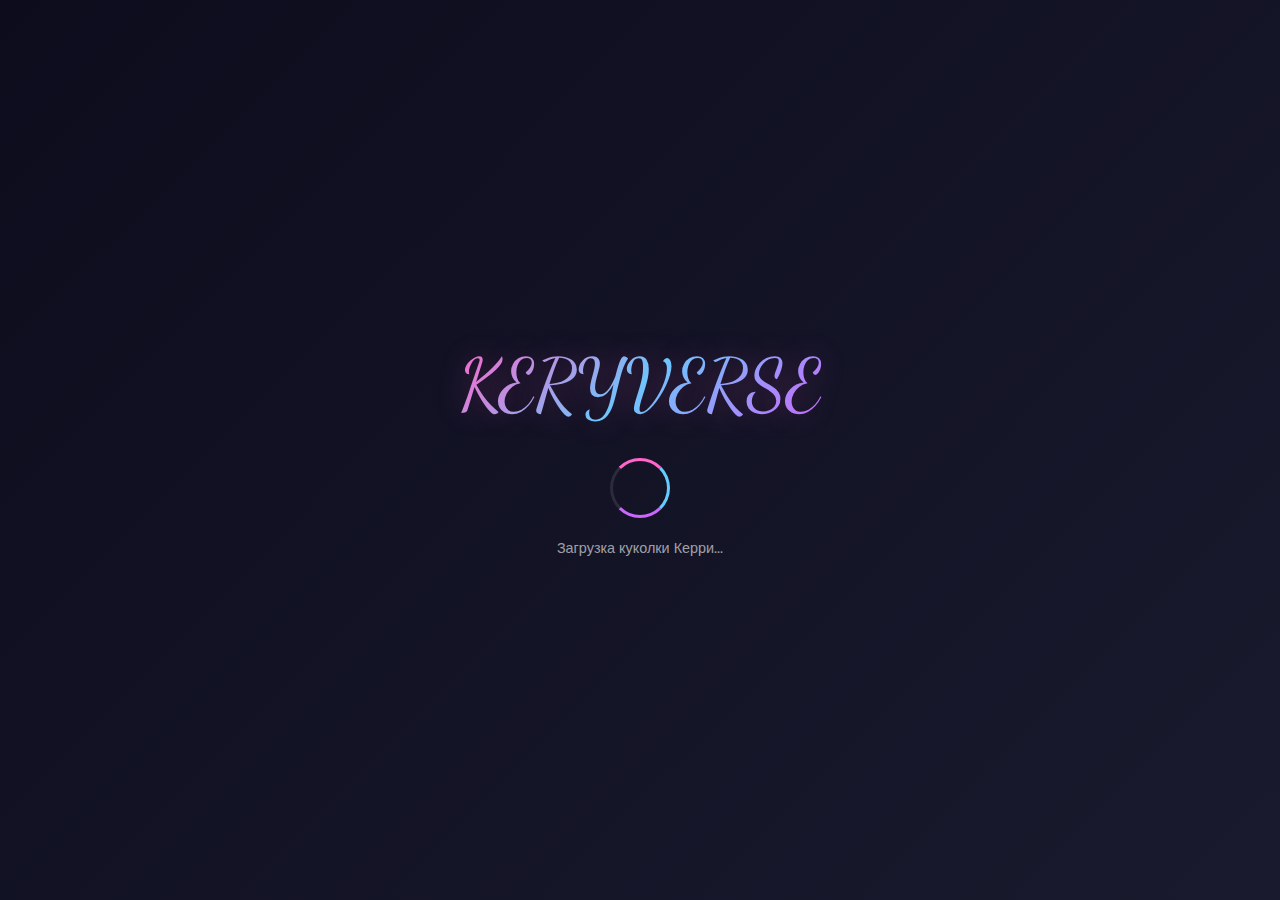
<file: deepseek_html_20260104_a8e370.html>
<!DOCTYPE html>
<html lang="ru">
<head>
    <meta charset="UTF-8">
    <meta name="viewport" content="width=device-width, initial-scale=1.0, maximum-scale=1.0, user-scalable=no">
    <title>KERYVERSE</title>
    <link rel="stylesheet" href="https://cdnjs.cloudflare.com/ajax/libs/font-awesome/6.4.0/css/all.min.css">
    <link href="https://fonts.googleapis.com/css2?family=Dancing+Script:wght@700&family=Poppins:wght@300;400;500;600;700&display=swap" rel="stylesheet">
    <link rel="stylesheet" href="https://cdnjs.cloudflare.com/ajax/libs/animate.css/4.1.1/animate.min.css">
    <style>
        * {
            margin: 0;
            padding: 0;
            box-sizing: border-box;
            -webkit-tap-highlight-color: transparent;
            user-select: none;
        }

        html, body {
            width: 100%;
            height: 100%;
            overflow: hidden;
            font-family: 'Poppins', sans-serif;
            background: linear-gradient(135deg, #0c0c1d 0%, #1a1a2e 50%, #16213e 100%);
            color: #fff;
            position: fixed;
            touch-action: manipulation;
        }

        /* Неоновый градиентный фон */
        body::before {
            content: '';
            position: fixed;
            top: 0;
            left: 0;
            width: 100%;
            height: 100%;
            background: 
                radial-gradient(circle at 20% 30%, rgba(255, 102, 204, 0.15) 0%, transparent 50%),
                radial-gradient(circle at 80% 70%, rgba(102, 204, 255, 0.15) 0%, transparent 50%),
                radial-gradient(circle at 40% 80%, rgba(204, 102, 255, 0.1) 0%, transparent 50%);
            z-index: -1;
            animation: gradientShift 20s ease-in-out infinite alternate;
        }

        /* Mobile Only Check */
        .desktop-warning {
            display: none;
            position: fixed;
            top: 0;
            left: 0;
            width: 100%;
            height: 100%;
            background: linear-gradient(135deg, #0c0c1d 0%, #1a1a2e 100%);
            z-index: 9999;
            flex-direction: column;
            justify-content: center;
            align-items: center;
            padding: 20px;
            text-align: center;
            color: white;
        }

        @media (min-width: 769px) {
            .desktop-warning {
                display: flex;
            }
            
            .mobile-app {
                display: none;
            }
        }

        .mobile-app {
            width: 100%;
            height: 100%;
            display: flex;
            flex-direction: column;
            background: transparent;
        }

        /* Status Bar (iOS style) */
        .status-bar {
            height: 44px;
            background: rgba(20, 20, 35, 0.9);
            backdrop-filter: blur(10px);
            display: flex;
            justify-content: space-between;
            align-items: center;
            padding: 0 20px;
            font-size: 14px;
            font-weight: 600;
            color: #fff;
            border-bottom: 1px solid rgba(255, 255, 255, 0.1);
            position: relative;
            z-index: 100;
        }

        .time {
            font-weight: 700;
            background: linear-gradient(135deg, #ff66cc, #66ccff);
            -webkit-background-clip: text;
            -webkit-text-fill-color: transparent;
        }

        .status-icons {
            display: flex;
            gap: 5px;
            color: #fff;
        }

        /* Header */
        .header {
            padding: 20px;
            text-align: center;
            position: relative;
        }

        .logo {
            font-family: 'Dancing Script', cursive;
            font-size: 3.5rem;
            font-weight: 700;
            background: linear-gradient(135deg, #ff66cc 0%, #66ccff 50%, #cc66ff 100%);
            -webkit-background-clip: text;
            -webkit-text-fill-color: transparent;
            text-shadow: 0 0 30px rgba(255, 102, 204, 0.3);
            animation: neonGlow 3s ease-in-out infinite alternate;
        }

        /* Stats Bar */
        .stats-bar {
            display: flex;
            justify-content: space-around;
            padding: 15px 20px;
            background: rgba(255, 255, 255, 0.05);
            backdrop-filter: blur(10px);
            border-radius: 20px;
            margin: 0 20px;
            box-shadow: 
                0 4px 15px rgba(0, 0, 0, 0.2),
                inset 0 1px 0 rgba(255, 255, 255, 0.1);
            position: relative;
            z-index: 10;
            border: 1px solid rgba(255, 255, 255, 0.1);
        }

        .stat-item {
            display: flex;
            flex-direction: column;
            align-items: center;
            gap: 5px;
        }

        .stat-icon {
            width: 40px;
            height: 40px;
            background: linear-gradient(135deg, #ff66cc, #66ccff);
            border-radius: 50%;
            display: flex;
            align-items: center;
            justify-content: center;
            color: white;
            font-size: 18px;
            box-shadow: 0 0 20px rgba(255, 102, 204, 0.3);
            transition: all 0.3s ease;
        }

        .stat-item:hover .stat-icon {
            transform: scale(1.1) rotate(10deg);
            box-shadow: 0 0 30px rgba(102, 204, 255, 0.5);
        }

        .stat-value {
            font-weight: 700;
            font-size: 1.1rem;
            color: #fff;
            text-shadow: 0 0 10px rgba(255, 255, 255, 0.3);
        }

        .stat-label {
            font-size: 0.7rem;
            color: rgba(255, 255, 255, 0.7);
            text-transform: uppercase;
            letter-spacing: 0.5px;
        }

        /* Main Content */
        .main-content {
            flex: 1;
            overflow-y: auto;
            -webkit-overflow-scrolling: touch;
            padding: 20px;
            padding-bottom: 100px;
        }

        /* Character Section */
        .character-section {
            background: rgba(255, 255, 255, 0.05);
            backdrop-filter: blur(10px);
            border-radius: 25px;
            padding: 25px;
            margin-bottom: 20px;
            box-shadow: 
                0 10px 30px rgba(0, 0, 0, 0.3),
                inset 0 1px 0 rgba(255, 255, 255, 0.1);
            position: relative;
            overflow: hidden;
            border: 1px solid rgba(255, 255, 255, 0.1);
        }

        .character-section::before {
            content: '';
            position: absolute;
            top: 0;
            left: 0;
            right: 0;
            height: 4px;
            background: linear-gradient(90deg, #ff66cc, #66ccff, #cc66ff);
            border-radius: 2px;
        }

        .character-container {
            display: flex;
            flex-direction: column;
            align-items: center;
            gap: 20px;
        }

        /* Улучшенная куколка Керри */
        .mobile-doll {
            position: relative;
            width: 220px;
            height: 320px;
            margin: 0 auto;
            filter: drop-shadow(0 0 20px rgba(255, 102, 204, 0.3));
            animation: float 6s ease-in-out infinite;
        }

        .doll-hair {
            position: absolute;
            width: 180px;
            height: 120px;
            background: linear-gradient(135deg, #ffd700, #ffcc66, #fffacd, #ffd700);
            border-radius: 50% 50% 40% 40%;
            top: 40px;
            left: 50%;
            transform: translateX(-50%);
            z-index: 1;
            box-shadow: 
                0 10px 25px rgba(255, 215, 0, 0.4),
                inset 0 -5px 15px rgba(0, 0, 0, 0.1);
            animation: hairShine 4s ease-in-out infinite;
        }

        .doll-face {
            position: absolute;
            width: 120px;
            height: 140px;
            background: linear-gradient(135deg, #fffacd, #fff8dc, #fffacd);
            border-radius: 45% 45% 50% 50%;
            top: 90px;
            left: 50%;
            transform: translateX(-50%);
            z-index: 2;
            box-shadow: 
                0 10px 30px rgba(0, 0, 0, 0.2),
                inset 0 5px 20px rgba(255, 255, 255, 0.9),
                inset 0 -5px 10px rgba(0, 0, 0, 0.1);
        }

        .doll-eyes {
            position: absolute;
            top: 50px;
            width: 100%;
            display: flex;
            justify-content: space-around;
            z-index: 3;
        }

        .eye {
            width: 24px;
            height: 36px;
            background: linear-gradient(135deg, #87ceeb, #66ccff, #1e90ff);
            border-radius: 50%;
            position: relative;
            overflow: hidden;
            box-shadow: 0 0 15px rgba(102, 204, 255, 0.5);
        }

        .eye::before {
            content: '';
            position: absolute;
            width: 14px;
            height: 14px;
            background: #0066cc;
            border-radius: 50%;
            top: 11px;
            left: 5px;
            animation: blink 4s infinite, sparkle 2s infinite;
        }

        .eye::after {
            content: '';
            position: absolute;
            width: 6px;
            height: 6px;
            background: white;
            border-radius: 50%;
            top: 8px;
            left: 8px;
            opacity: 0.8;
        }

        .doll-mouth {
            position: absolute;
            width: 35px;
            height: 20px;
            background: linear-gradient(135deg, #ff3366, #ff66cc);
            border-radius: 0 0 20px 20px;
            bottom: 35px;
            left: 50%;
            transform: translateX(-50%);
            z-index: 3;
            animation: smile 5s infinite, mouthGlow 3s infinite;
            box-shadow: 0 0 15px rgba(255, 102, 204, 0.5);
        }

        .doll-body {
            position: absolute;
            width: 110px;
            height: 160px;
            background: linear-gradient(135deg, #ff99cc, #ff66cc, #ff3399);
            border-radius: 40% 40% 30% 30%;
            top: 180px;
            left: 50%;
            transform: translateX(-50%);
            z-index: 1;
            box-shadow: 
                0 15px 35px rgba(255, 102, 204, 0.4),
                inset 0 -10px 20px rgba(0, 0, 0, 0.1);
            animation: bodyGlow 4s ease-in-out infinite;
        }

        .doll-dress {
            position: absolute;
            width: 140px;
            height: 120px;
            background: linear-gradient(135deg, #66ccff, #3399ff, #0066cc, #66ccff);
            border-radius: 40% 40% 20% 20%;
            top: 190px;
            left: 50%;
            transform: translateX(-50%);
            z-index: 0;
            box-shadow: 
                0 15px 35px rgba(102, 204, 255, 0.4),
                inset 0 -10px 20px rgba(0, 0, 0, 0.1);
            animation: dressFlow 5s ease-in-out infinite;
        }

        /* Украшения куколки */
        .doll-accessories {
            position: absolute;
            width: 100%;
            height: 100%;
            z-index: 4;
        }

        .hair-accessory {
            position: absolute;
            width: 30px;
            height: 30px;
            background: linear-gradient(135deg, #ff66cc, #cc66ff);
            border-radius: 50%;
            top: 50px;
            left: 50%;
            transform: translateX(-50%) rotate(45deg);
            box-shadow: 0 0 20px rgba(204, 102, 255, 0.6);
            animation: spin 10s linear infinite;
        }

        .hair-accessory::before {
            content: '✦';
            position: absolute;
            top: 50%;
            left: 50%;
            transform: translate(-50%, -50%);
            color: white;
            font-size: 18px;
        }

        /* Doll Info */
        .doll-info {
            text-align: center;
            width: 100%;
        }

        .doll-name {
            font-size: 2.2rem;
            font-weight: 700;
            background: linear-gradient(135deg, #ff66cc, #66ccff, #cc66ff);
            -webkit-background-clip: text;
            -webkit-text-fill-color: transparent;
            margin-bottom: 5px;
            text-shadow: 0 0 20px rgba(255, 102, 204, 0.3);
        }

        .doll-title {
            color: rgba(255, 255, 255, 0.7);
            font-size: 0.9rem;
            margin-bottom: 15px;
            letter-spacing: 1px;
        }

        .mood-display {
            display: inline-flex;
            align-items: center;
            gap: 10px;
            background: rgba(255, 102, 204, 0.15);
            padding: 12px 25px;
            border-radius: 50px;
            margin-bottom: 20px;
            backdrop-filter: blur(5px);
            border: 1px solid rgba(255, 102, 204, 0.3);
            box-shadow: 0 0 20px rgba(255, 102, 204, 0.2);
            animation: pulseMood 2s ease-in-out infinite;
        }

        .mood-emoji {
            font-size: 2rem;
            animation: bounce 2s infinite, rotateEmoji 5s infinite;
        }

        .mood-text {
            font-weight: 600;
            color: #ff66cc;
            text-shadow: 0 0 10px rgba(255, 102, 204, 0.5);
        }

        .doll-dialogue {
            background: rgba(102, 204, 255, 0.1);
            padding: 20px;
            border-radius: 20px;
            border-left: 4px solid #66ccff;
            font-style: italic;
            color: rgba(255, 255, 255, 0.9);
            line-height: 1.5;
            font-size: 1rem;
            backdrop-filter: blur(5px);
            box-shadow: 0 5px 15px rgba(0, 0, 0, 0.2);
            animation: fadeInUp 0.5s ease-out;
            position: relative;
            overflow: hidden;
        }

        .doll-dialogue::before {
            content: '"';
            position: absolute;
            top: 5px;
            left: 10px;
            font-size: 4rem;
            color: rgba(255, 255, 255, 0.1);
            font-family: serif;
        }

        /* Stats Cards */
        .stats-cards {
            display: grid;
            grid-template-columns: 1fr 1fr;
            gap: 15px;
            margin-bottom: 20px;
        }

        .stat-card {
            background: rgba(255, 255, 255, 0.05);
            backdrop-filter: blur(10px);
            border-radius: 20px;
            padding: 20px;
            box-shadow: 
                0 8px 25px rgba(0, 0, 0, 0.2),
                inset 0 1px 0 rgba(255, 255, 255, 0.1);
            border: 1px solid rgba(255, 255, 255, 0.1);
            transition: all 0.3s ease;
        }

        .stat-card:hover {
            transform: translateY(-5px);
            box-shadow: 
                0 15px 35px rgba(0, 0, 0, 0.3),
                inset 0 1px 0 rgba(255, 255, 255, 0.1);
            border-color: rgba(255, 102, 204, 0.3);
        }

        .stat-header {
            display: flex;
            align-items: center;
            gap: 10px;
            margin-bottom: 15px;
        }

        .stat-icon-small {
            width: 35px;
            height: 35px;
            background: linear-gradient(135deg, #ff66cc, #66ccff);
            border-radius: 10px;
            display: flex;
            align-items: center;
            justify-content: center;
            color: white;
            font-size: 16px;
            box-shadow: 0 0 15px rgba(255, 102, 204, 0.3);
        }

        .stat-name {
            font-size: 0.9rem;
            color: rgba(255, 255, 255, 0.8);
            flex: 1;
            font-weight: 500;
        }

        .stat-value-card {
            font-size: 1.6rem;
            font-weight: 700;
            color: #fff;
            text-align: center;
            margin-bottom: 10px;
            text-shadow: 0 0 10px rgba(255, 255, 255, 0.3);
        }

        .progress-bar {
            height: 8px;
            background: rgba(255, 255, 255, 0.1);
            border-radius: 4px;
            overflow: hidden;
            box-shadow: inset 0 2px 5px rgba(0, 0, 0, 0.3);
        }

        .progress-fill {
            height: 100%;
            border-radius: 4px;
            transition: width 0.8s cubic-bezier(0.34, 1.56, 0.64, 1);
            position: relative;
            overflow: hidden;
        }

        .progress-fill::after {
            content: '';
            position: absolute;
            top: 0;
            left: -100%;
            width: 100%;
            height: 100%;
            background: linear-gradient(90deg, 
                transparent, 
                rgba(255, 255, 255, 0.3), 
                transparent);
            animation: shimmer 2s infinite;
        }

        .health-bar .progress-fill { 
            background: linear-gradient(90deg, #ff3366, #ff66cc, #ff99cc);
            box-shadow: 0 0 10px rgba(255, 102, 204, 0.5);
        }
        .mood-bar .progress-fill { 
            background: linear-gradient(90deg, #66ccff, #3399ff, #0066cc);
            box-shadow: 0 0 10px rgba(102, 204, 255, 0.5);
        }
        .energy-bar .progress-fill { 
            background: linear-gradient(90deg, #ffcc00, #ff9900, #ff6600);
            box-shadow: 0 0 10px rgba(255, 204, 0, 0.5);
        }
        .xp-bar .progress-fill { 
            background: linear-gradient(90deg, #cc66ff, #9933cc, #660099);
            box-shadow: 0 0 10px rgba(204, 102, 255, 0.5);
        }

        /* Actions Grid */
        .actions-grid {
            display: grid;
            grid-template-columns: repeat(2, 1fr);
            gap: 15px;
            margin-bottom: 25px;
        }

        .action-btn {
            background: rgba(255, 255, 255, 0.05);
            backdrop-filter: blur(10px);
            border: 1px solid rgba(255, 255, 255, 0.1);
            border-radius: 20px;
            padding: 25px 15px;
            display: flex;
            flex-direction: column;
            align-items: center;
            gap: 12px;
            box-shadow: 
                0 8px 25px rgba(0, 0, 0, 0.2),
                inset 0 1px 0 rgba(255, 255, 255, 0.1);
            transition: all 0.3s ease;
            cursor: pointer;
            position: relative;
            overflow: hidden;
        }

        .action-btn::before {
            content: '';
            position: absolute;
            top: 0;
            left: 0;
            right: 0;
            bottom: 0;
            background: linear-gradient(135deg, 
                rgba(255, 102, 204, 0.1), 
                rgba(102, 204, 255, 0.1));
            opacity: 0;
            transition: opacity 0.3s ease;
        }

        .action-btn:hover::before {
            opacity: 1;
        }

        .action-btn:active {
            transform: scale(0.95) translateY(2px);
            box-shadow: 0 4px 15px rgba(0, 0, 0, 0.3);
        }

        .action-btn i {
            width: 55px;
            height: 55px;
            background: linear-gradient(135deg, #ff66cc, #66ccff);
            border-radius: 50%;
            display: flex;
            align-items: center;
            justify-content: center;
            color: white;
            font-size: 24px;
            box-shadow: 0 0 25px rgba(255, 102, 204, 0.4);
            z-index: 1;
            transition: all 0.3s ease;
        }

        .action-btn:hover i {
            transform: scale(1.1) rotate(10deg);
            box-shadow: 0 0 35px rgba(102, 204, 255, 0.6);
        }

        .action-name {
            font-weight: 600;
            color: #fff;
            font-size: 1rem;
            text-align: center;
            z-index: 1;
        }

        .action-cost {
            font-size: 0.85rem;
            color: #ffcc66;
            font-weight: 600;
            z-index: 1;
            text-shadow: 0 0 5px rgba(255, 204, 102, 0.3);
        }

        /* Shop Items */
        .shop-section {
            background: rgba(255, 255, 255, 0.05);
            backdrop-filter: blur(10px);
            border-radius: 25px;
            padding: 25px;
            margin-bottom: 20px;
            box-shadow: 
                0 10px 30px rgba(0, 0, 0, 0.3),
                inset 0 1px 0 rgba(255, 255, 255, 0.1);
            border: 1px solid rgba(255, 255, 255, 0.1);
        }

        .section-title {
            font-size: 1.4rem;
            font-weight: 700;
            color: #fff;
            margin-bottom: 20px;
            display: flex;
            align-items: center;
            gap: 12px;
            text-shadow: 0 0 10px rgba(255, 255, 255, 0.3);
        }

        .section-title i {
            color: #ff66cc;
            text-shadow: 0 0 15px rgba(255, 102, 204, 0.5);
        }

        .shop-items {
            display: grid;
            grid-template-columns: repeat(2, 1fr);
            gap: 15px;
        }

        .shop-item {
            background: rgba(255, 102, 204, 0.08);
            backdrop-filter: blur(5px);
            border-radius: 20px;
            padding: 20px;
            border: 1px solid rgba(255, 102, 204, 0.2);
            transition: all 0.3s ease;
            position: relative;
            overflow: hidden;
        }

        .shop-item::before {
            content: '';
            position: absolute;
            top: 0;
            left: 0;
            right: 0;
            bottom: 0;
            background: linear-gradient(135deg, 
                rgba(255, 102, 204, 0.1), 
                rgba(102, 204, 255, 0.1));
            opacity: 0;
            transition: opacity 0.3s ease;
        }

        .shop-item:hover::before {
            opacity: 1;
        }

        .shop-item:active {
            transform: scale(0.98);
            background: rgba(255, 102, 204, 0.15);
        }

        .item-header {
            display: flex;
            align-items: center;
            gap: 12px;
            margin-bottom: 12px;
            z-index: 1;
            position: relative;
        }

        .item-icon {
            width: 45px;
            height: 45px;
            background: linear-gradient(135deg, #ff66cc, #66ccff);
            border-radius: 12px;
            display: flex;
            align-items: center;
            justify-content: center;
            color: white;
            font-size: 20px;
            box-shadow: 0 0 20px rgba(255, 102, 204, 0.4);
        }

        .item-name {
            font-weight: 600;
            color: #fff;
            font-size: 0.95rem;
            flex: 1;
        }

        .item-price {
            font-weight: 700;
            color: #ffcc66;
            font-size: 1.2rem;
            text-shadow: 0 0 5px rgba(255, 204, 102, 0.3);
        }

        .item-desc {
            font-size: 0.85rem;
            color: rgba(255, 255, 255, 0.7);
            margin-bottom: 15px;
            line-height: 1.4;
            z-index: 1;
            position: relative;
        }

        .item-effects {
            display: flex;
            gap: 8px;
            flex-wrap: wrap;
            z-index: 1;
            position: relative;
        }

        .effect-tag {
            background: rgba(102, 204, 255, 0.15);
            color: #66ccff;
            padding: 6px 12px;
            border-radius: 12px;
            font-size: 0.75rem;
            display: flex;
            align-items: center;
            gap: 5px;
            border: 1px solid rgba(102, 204, 255, 0.3);
        }

        /* Bottom Navigation */
        .bottom-nav {
            position: fixed;
            bottom: 0;
            left: 0;
            right: 0;
            background: rgba(20, 20, 35, 0.95);
            backdrop-filter: blur(20px);
            display: flex;
            justify-content: space-around;
            padding: 15px 10px;
            border-top: 1px solid rgba(255, 255, 255, 0.1);
            box-shadow: 0 -5px 20px rgba(0, 0, 0, 0.3);
            z-index: 1000;
        }

        .nav-item {
            display: flex;
            flex-direction: column;
            align-items: center;
            gap: 6px;
            text-decoration: none;
            color: rgba(255, 255, 255, 0.5);
            transition: all 0.3s ease;
            padding: 10px 15px;
            border-radius: 15px;
            position: relative;
        }

        .nav-item::before {
            content: '';
            position: absolute;
            top: 0;
            left: 0;
            right: 0;
            bottom: 0;
            background: linear-gradient(135deg, 
                rgba(255, 102, 204, 0.1), 
                rgba(102, 204, 255, 0.1));
            border-radius: 15px;
            opacity: 0;
            transition: opacity 0.3s ease;
        }

        .nav-item.active {
            color: #ff66cc;
            background: rgba(255, 102, 204, 0.15);
            transform: translateY(-5px);
        }

        .nav-item.active::before {
            opacity: 1;
        }

        .nav-item:active {
            transform: scale(0.95);
        }

        .nav-icon {
            font-size: 22px;
            transition: all 0.3s ease;
            z-index: 1;
            position: relative;
        }

        .nav-item.active .nav-icon {
            text-shadow: 0 0 15px rgba(255, 102, 204, 0.5);
        }

        .nav-label {
            font-size: 0.75rem;
            font-weight: 600;
            z-index: 1;
            position: relative;
        }

        /* Notification */
        .notification {
            position: fixed;
            top: 100px;
            left: 20px;
            right: 20px;
            background: rgba(20, 20, 35, 0.95);
            backdrop-filter: blur(20px);
            border-radius: 20px;
            padding: 20px;
            box-shadow: 
                0 15px 40px rgba(0, 0, 0, 0.4),
                0 0 0 1px rgba(255, 255, 255, 0.1);
            transform: translateY(-100px);
            opacity: 0;
            transition: all 0.4s cubic-bezier(0.34, 1.56, 0.64, 1);
            z-index: 1001;
            border-left: 5px solid #ff66cc;
            overflow: hidden;
        }

        .notification::before {
            content: '';
            position: absolute;
            top: 0;
            left: 0;
            right: 0;
            bottom: 0;
            background: linear-gradient(135deg, 
                rgba(255, 102, 204, 0.05), 
                rgba(102, 204, 255, 0.05));
            z-index: -1;
        }

        .notification.show {
            transform: translateY(0);
            opacity: 1;
        }

        .notification-header {
            display: flex;
            align-items: center;
            gap: 12px;
            margin-bottom: 12px;
        }

        .notification-icon {
            width: 35px;
            height: 35px;
            background: linear-gradient(135deg, #ff66cc, #66ccff);
            border-radius: 50%;
            display: flex;
            align-items: center;
            justify-content: center;
            color: white;
            font-size: 16px;
            box-shadow: 0 0 20px rgba(255, 102, 204, 0.4);
        }

        .notification-title {
            font-weight: 700;
            color: #fff;
            flex: 1;
            text-shadow: 0 0 10px rgba(255, 255, 255, 0.3);
        }

        .notification-message {
            color: rgba(255, 255, 255, 0.8);
            font-size: 0.95rem;
            line-height: 1.5;
        }

        /* Loading Screen */
        .loading-screen {
            position: fixed;
            top: 0;
            left: 0;
            width: 100%;
            height: 100%;
            background: linear-gradient(135deg, #0c0c1d 0%, #1a1a2e 100%);
            display: flex;
            flex-direction: column;
            justify-content: center;
            align-items: center;
            z-index: 9999;
            transition: opacity 0.5s ease;
        }

        .loading-logo {
            font-family: 'Dancing Script', cursive;
            font-size: 4.5rem;
            background: linear-gradient(135deg, #ff66cc 0%, #66ccff 50%, #cc66ff 100%);
            -webkit-background-clip: text;
            -webkit-text-fill-color: transparent;
            margin-bottom: 30px;
            text-shadow: 0 0 30px rgba(255, 102, 204, 0.3);
            animation: pulse 1.5s infinite, neonGlow 3s infinite alternate;
        }

        .loading-spinner {
            width: 60px;
            height: 60px;
            border: 3px solid rgba(255, 255, 255, 0.1);
            border-top-color: #ff66cc;
            border-right-color: #66ccff;
            border-bottom-color: #cc66ff;
            border-radius: 50%;
            animation: spin 1.5s linear infinite;
        }

        /* Анимации */
        @keyframes neonGlow {
            0% { text-shadow: 0 0 10px rgba(255, 102, 204, 0.5), 
                             0 0 20px rgba(255, 102, 204, 0.3), 
                             0 0 30px rgba(255, 102, 204, 0.2); }
            100% { text-shadow: 0 0 15px rgba(102, 204, 255, 0.5), 
                               0 0 25px rgba(102, 204, 255, 0.3), 
                               0 0 35px rgba(102, 204, 255, 0.2); }
        }

        @keyframes gradientShift {
            0% { transform: rotate(0deg); }
            100% { transform: rotate(360deg); }
        }

        @keyframes float {
            0%, 100% { transform: translateY(0) rotate(0deg); }
            50% { transform: translateY(-20px) rotate(2deg); }
        }

        @keyframes hairShine {
            0%, 100% { 
                background: linear-gradient(135deg, #ffd700, #ffcc66, #fffacd, #ffd700);
                box-shadow: 
                    0 10px 25px rgba(255, 215, 0, 0.4),
                    inset 0 -5px 15px rgba(0, 0, 0, 0.1);
            }
            50% { 
                background: linear-gradient(135deg, #fffacd, #ffd700, #ffcc66, #fffacd);
                box-shadow: 
                    0 10px 35px rgba(255, 215, 0, 0.6),
                    inset 0 -5px 20px rgba(0, 0, 0, 0.2);
            }
        }

        @keyframes blink {
            0%, 90%, 100% { transform: scaleY(1); }
            95% { transform: scaleY(0.1); }
        }

        @keyframes sparkle {
            0%, 100% { opacity: 1; }
            50% { opacity: 0.7; }
        }

        @keyframes smile {
            0%, 80%, 100% { height: 20px; border-radius: 0 0 20px 20px; }
            85%, 95% { height: 15px; border-radius: 0 0 15px 15px; }
        }

        @keyframes mouthGlow {
            0%, 100% { box-shadow: 0 0 15px rgba(255, 102, 204, 0.5); }
            50% { box-shadow: 0 0 25px rgba(255, 102, 204, 0.8); }
        }

        @keyframes bodyGlow {
            0%, 100% { box-shadow: 
                0 15px 35px rgba(255, 102, 204, 0.4),
                inset 0 -10px 20px rgba(0, 0, 0, 0.1); 
            }
            50% { box-shadow: 
                0 15px 45px rgba(255, 102, 204, 0.6),
                inset 0 -10px 25px rgba(0, 0, 0, 0.2); 
            }
        }

        @keyframes dressFlow {
            0%, 100% { 
                background: linear-gradient(135deg, #66ccff, #3399ff, #0066cc, #66ccff);
                box-shadow: 
                    0 15px 35px rgba(102, 204, 255, 0.4),
                    inset 0 -10px 20px rgba(0, 0, 0, 0.1);
            }
            50% { 
                background: linear-gradient(135deg, #3399ff, #0066cc, #66ccff, #3399ff);
                box-shadow: 
                    0 15px 45px rgba(102, 204, 255, 0.6),
                    inset 0 -10px 25px rgba(0, 0, 0, 0.2);
            }
        }

        @keyframes spin {
            to { transform: translateX(-50%) rotate(405deg); }
        }

        @keyframes bounce {
            0%, 100% { transform: translateY(0); }
            50% { transform: translateY(-8px); }
        }

        @keyframes rotateEmoji {
            0% { transform: rotate(0deg); }
            25% { transform: rotate(5deg); }
            75% { transform: rotate(-5deg); }
            100% { transform: rotate(0deg); }
        }

        @keyframes pulseMood {
            0%, 100% { 
                box-shadow: 0 0 20px rgba(255, 102, 204, 0.2);
                transform: scale(1);
            }
            50% { 
                box-shadow: 0 0 30px rgba(255, 102, 204, 0.4);
                transform: scale(1.02);
            }
        }

        @keyframes fadeInUp {
            from { 
                opacity: 0;
                transform: translateY(20px);
            }
            to { 
                opacity: 1;
                transform: translateY(0);
            }
        }

        @keyframes shimmer {
            0% { transform: translateX(-100%); }
            100% { transform: translateX(200%); }
        }

        @keyframes pulse {
            0%, 100% { opacity: 1; transform: scale(1); }
            50% { opacity: 0.8; transform: scale(1.05); }
        }

        @keyframes spin {
            to { transform: rotate(360deg); }
        }

        /* Скрыть скроллбар */
        .main-content::-webkit-scrollbar {
            display: none;
        }

        .main-content {
            -ms-overflow-style: none;
            scrollbar-width: none;
        }

        /* Swipe indicators */
        .swipe-hint {
            position: fixed;
            bottom: 80px;
            left: 0;
            right: 0;
            text-align: center;
            color: rgba(255, 255, 255, 0.5);
            font-size: 0.85rem;
            animation: fadeInOut 2s infinite;
            pointer-events: none;
            text-shadow: 0 0 10px rgba(255, 255, 255, 0.2);
        }

        @keyframes fadeInOut {
            0%, 100% { opacity: 0.3; }
            50% { opacity: 1; }
        }

        /* Telegram Button */
        .telegram-btn {
            background: linear-gradient(135deg, #0088cc, #00aced, #0088cc);
            color: white;
            border: none;
            border-radius: 25px;
            padding: 18px;
            display: flex;
            align-items: center;
            justify-content: center;
            gap: 12px;
            font-weight: 600;
            font-size: 1.05rem;
            margin: 20px auto;
            width: calc(100% - 40px);
            box-shadow: 
                0 10px 30px rgba(0, 136, 204, 0.4),
                0 0 0 1px rgba(255, 255, 255, 0.1);
            transition: all 0.3s ease;
            position: relative;
            overflow: hidden;
            z-index: 1;
        }

        .telegram-btn::before {
            content: '';
            position: absolute;
            top: 0;
            left: 0;
            right: 0;
            bottom: 0;
            background: linear-gradient(135deg, 
                rgba(255, 255, 255, 0.1), 
                rgba(255, 255, 255, 0.05));
            opacity: 0;
            transition: opacity 0.3s ease;
            z-index: -1;
        }

        .telegram-btn:hover::before {
            opacity: 1;
        }

        .telegram-btn:active {
            transform: scale(0.98);
            box-shadow: 0 5px 20px rgba(0, 136, 204, 0.4);
        }

        /* Эффекты частиц */
        .particles {
            position: fixed;
            top: 0;
            left: 0;
            width: 100%;
            height: 100%;
            pointer-events: none;
            z-index: 0;
        }

        .particle {
            position: absolute;
            width: 2px;
            height: 2px;
            background: #ff66cc;
            border-radius: 50%;
            animation: particleFloat 20s linear infinite;
        }

        .particle:nth-child(2n) {
            background: #66ccff;
        }

        .particle:nth-child(3n) {
            background: #cc66ff;
        }

        @keyframes particleFloat {
            0% {
                transform: translateY(100vh) translateX(0) rotate(0deg);
                opacity: 0;
            }
            10% {
                opacity: 1;
            }
            90% {
                opacity: 1;
            }
            100% {
                transform: translateY(-100px) translateX(100px) rotate(360deg);
                opacity: 0;
            }
        }

        /* Адаптация */
        @media (max-height: 700px) {
            .mobile-doll {
                width: 180px;
                height: 250px;
            }
            
            .doll-hair {
                width: 150px;
                height: 100px;
                top: 30px;
            }
            
            .doll-face {
                width: 100px;
                height: 120px;
                top: 70px;
            }
            
            .doll-body {
                width: 90px;
                height: 130px;
                top: 140px;
            }
            
            .doll-dress {
                width: 120px;
                height: 100px;
                top: 150px;
            }
            
            .doll-name {
                font-size: 1.8rem;
            }
        }

        @media (max-width: 320px) {
            .stats-cards, .actions-grid, .shop-items {
                grid-template-columns: 1fr;
            }
            
            .logo {
                font-size: 3rem;
            }
            
            .mobile-doll {
                width: 160px;
                height: 220px;
            }
        }
    </style>
</head>
<body>
    <!-- Частицы для фона -->
    <div class="particles" id="particles"></div>

    <!-- Desktop Warning -->
    <div class="desktop-warning">
        <div style="font-size: 4rem; margin-bottom: 20px; animation: bounce 2s infinite;">📱</div>
        <h1 style="font-size: 2.5rem; margin-bottom: 20px; background: linear-gradient(135deg, #ff66cc, #66ccff); -webkit-background-clip: text; -webkit-text-fill-color: transparent;">KERYVERSE</h1>
        <p style="font-size: 1.2rem; max-width: 500px; line-height: 1.5; color: rgba(255, 255, 255, 0.8);">
            Эта версия игры разработана специально для мобильных устройств.
            <br><br>
            Пожалуйста, откройте игру на вашем смартфоне или планшете для наилучшего опыта.
            <br><br>
            <span style="color: #ff66cc;">✨ Куколка Керри ждёт вас! ✨</span>
        </p>
    </div>

    <!-- Mobile App -->
    <div class="mobile-app">
        <!-- Status Bar -->
        <div class="status-bar">
            <div class="time" id="currentTime">14:30</div>
            <div class="status-icons">
                <i class="fas fa-signal"></i>
                <i class="fas fa-wifi"></i>
                <i class="fas fa-battery-three-quarters"></i>
            </div>
        </div>

        <!-- Loading Screen -->
        <div class="loading-screen" id="loadingScreen">
            <div class="loading-logo">KERYVERSE</div>
            <div class="loading-spinner"></div>
            <div style="color: rgba(255, 255, 255, 0.6); margin-top: 20px; font-size: 0.9rem;">
                Загрузка куколки Керри...
            </div>
        </div>

        <!-- Notification -->
        <div class="notification" id="notification">
            <div class="notification-header">
                <div class="notification-icon">
                    <i class="fas fa-heart"></i>
                </div>
                <div class="notification-title">Добро пожаловать!</div>
            </div>
            <div class="notification-message">Керри рада видеть вас! Она сегодня особенно красивая! 💖</div>
        </div>

        <!-- Main Content -->
        <div class="main-content" id="mainContent" style="display: none;">
            <!-- Header -->
            <div class="header">
                <div class="logo">KERYVERSE</div>
            </div>

            <!-- Stats Bar -->
            <div class="stats-bar">
                <div class="stat-item">
                    <div class="stat-icon">
                        <i class="fas fa-coins"></i>
                    </div>
                    <div class="stat-value" id="coinsStat">1,250</div>
                    <div class="stat-label">Coins</div>
                </div>
                <div class="stat-item">
                    <div class="stat-icon">
                        <i class="fas fa-gem"></i>
                    </div>
                    <div class="stat-value" id="gemsStat">25</div>
                    <div class="stat-label">Gems</div>
                </div>
                <div class="stat-item">
                    <div class="stat-icon">
                        <i class="fas fa-crown"></i>
                    </div>
                    <div class="stat-value" id="levelStat">12</div>
                    <div class="stat-label">Level</div>
                </div>
            </div>

            <!-- Character Section -->
            <div class="character-section">
                <div class="character-container">
                    <div class="mobile-doll">
                        <div class="doll-hair"></div>
                        <div class="doll-face">
                            <div class="doll-eyes">
                                <div class="eye left"></div>
                                <div class="eye right"></div>
                            </div>
                            <div class="doll-mouth"></div>
                        </div>
                        <div class="doll-dress"></div>
                        <div class="doll-body"></div>
                        <div class="doll-accessories">
                            <div class="hair-accessory"></div>
                        </div>
                    </div>
                    
                    <div class="doll-info">
                        <div class="doll-name">Kerry Doll</div>
                        <div class="doll-title">Blonde Princess • Level 12 • VIP</div>
                        
                        <div class="mood-display">
                            <div class="mood-emoji" id="moodEmoji">💖</div>
                            <div class="mood-text" id="moodText">Ecstatic</div>
                        </div>
                        
                        <div class="doll-dialogue" id="dialogueText">
                            Привет! Я Керри, твоя идеальная куколка! Я обожаю, когда ты заботишься обо мне! Давай сделаем этот день волшебным! ✨
                        </div>
                    </div>
                </div>
            </div>

            <!-- Stats Cards -->
            <div class="stats-cards">
                <div class="stat-card">
                    <div class="stat-header">
                        <div class="stat-icon-small">
                            <i class="fas fa-heart"></i>
                        </div>
                        <div class="stat-name">Health</div>
                    </div>
                    <div class="stat-value-card" id="healthValue">85%</div>
                    <div class="progress-bar health-bar">
                        <div class="progress-fill" id="healthBar" style="width: 85%;"></div>
                    </div>
                </div>
                
                <div class="stat-card">
                    <div class="stat-header">
                        <div class="stat-icon-small">
                            <i class="fas fa-smile"></i>
                        </div>
                        <div class="stat-name">Mood</div>
                    </div>
                    <div class="stat-value-card" id="moodValue">92%</div>
                    <div class="progress-bar mood-bar">
                        <div class="progress-fill" id="moodBar" style="width: 92%;"></div>
                    </div>
                </div>
                
                <div class="stat-card">
                    <div class="stat-header">
                        <div class="stat-icon-small">
                            <i class="fas fa-bolt"></i>
                        </div>
                        <div class="stat-name">Energy</div>
                    </div>
                    <div class="stat-value-card" id="energyValue">78%</div>
                    <div class="progress-bar energy-bar">
                        <div class="progress-fill" id="energyBar" style="width: 78%;"></div>
                    </div>
                </div>
                
                <div class="stat-card">
                    <div class="stat-header">
                        <div class="stat-icon-small">
                            <i class="fas fa-star"></i>
                        </div>
                        <div class="stat-name">Experience</div>
                    </div>
                    <div class="stat-value-card" id="xpValue">750/1000</div>
                    <div class="progress-bar xp-bar">
                        <div class="progress-fill" id="xpBar" style="width: 75%;"></div>
                    </div>
                </div>
            </div>

            <!-- Actions Grid -->
            <div class="section-title">
                <i class="fas fa-magic"></i>
                Actions
            </div>
            <div class="actions-grid">
                <button class="action-btn" onclick="performAction('feed')">
                    <i class="fas fa-cookie-bite"></i>
                    <div class="action-name">Feed</div>
                    <div class="action-cost">-15 Coins</div>
                </button>
                
                <button class="action-btn" onclick="performAction('play')">
                    <i class="fas fa-gamepad"></i>
                    <div class="action-name">Play</div>
                    <div class="action-cost">-5 Energy</div>
                </button>
                
                <button class="action-btn" onclick="performAction('beauty')">
                    <i class="fas fa-spa"></i>
                    <div class="action-name">Beauty</div>
                    <div class="action-cost">-25 Coins</div>
                </button>
                
                <button class="action-btn" onclick="performAction('study')">
                    <i class="fas fa-book"></i>
                    <div class="action-name">Study</div>
                    <div class="action-cost">-10 Energy</div>
                </button>
                
                <button class="action-btn" onclick="performAction('rest')">
                    <i class="fas fa-bed"></i>
                    <div class="action-name">Rest</div>
                    <div class="action-cost">FREE</div>
                </button>
                
                <button class="action-btn" onclick="performAction('hug')">
                    <i class="fas fa-heart"></i>
                    <div class="action-name">Hug</div>
                    <div class="action-cost">FREE</div>
                </button>
            </div>

            <!-- Shop Section -->
            <div class="shop-section">
                <div class="section-title">
                    <i class="fas fa-shopping-bag"></i>
                    Shop
                </div>
                <div class="shop-items">
                    <div class="shop-item" onclick="buyItem('dress')">
                        <div class="item-header">
                            <div class="item-icon">
                                <i class="fas fa-tshirt"></i>
                            </div>
                            <div class="item-name">Pink Dress</div>
                            <div class="item-price">120</div>
                        </div>
                        <div class="item-desc">Beautiful pink dress for Kerry</div>
                        <div class="item-effects">
                            <span class="effect-tag">
                                <i class="fas fa-smile"></i> +15 Mood
                            </span>
                        </div>
                    </div>
                    
                    <div class="shop-item" onclick="buyItem('hair')">
                        <div class="item-header">
                            <div class="item-icon">
                                <i class="fas fa-star"></i>
                            </div>
                            <div class="item-name">Hair Accessory</div>
                            <div class="item-price">80</div>
                        </div>
                        <div class="item-desc">Sparkling hair accessory</div>
                        <div class="item-effects">
                            <span class="effect-tag">
                                <i class="fas fa-heart"></i> +10 Health
                            </span>
                        </div>
                    </div>
                    
                    <div class="shop-item" onclick="buyItem('guide')">
                        <div class="item-header">
                            <div class="item-icon">
                                <i class="fas fa-book"></i>
                            </div>
                            <div class="item-name">Beauty Guide</div>
                            <div class="item-price">2 <i class="fas fa-gem"></i></div>
                        </div>
                        <div class="item-desc">Premium beauty techniques</div>
                        <div class="item-effects">
                            <span class="effect-tag">
                                <i class="fas fa-star"></i> +50 XP
                            </span>
                        </div>
                    </div>
                    
                    <div class="shop-item" onclick="buyItem('perfume')">
                        <div class="item-header">
                            <div class="item-icon">
                                <i class="fas fa-wind"></i>
                            </div>
                            <div class="item-name">Perfume</div>
                            <div class="item-price">150</div>
                        </div>
                        <div class="item-desc">Lovely floral perfume</div>
                        <div class="item-effects">
                            <span class="effect-tag">
                                <i class="fas fa-smile"></i> +20 Mood
                            </span>
                        </div>
                    </div>
                </div>
            </div>

            <!-- Telegram Button -->
            <button class="telegram-btn" onclick="connectTelegram()">
                <i class="fab fa-telegram"></i>
                Connect Telegram for Rewards
            </button>

            <!-- Swipe Hint -->
            <div class="swipe-hint">
                <i class="fas fa-chevron-up"></i> Swipe up for more
            </div>
        </div>

        <!-- Bottom Navigation -->
        <div class="bottom-nav">
            <a href="#" class="nav-item active" onclick="switchTab('home')">
                <div class="nav-icon">🏠</div>
                <div class="nav-label">Home</div>
            </a>
            <a href="#" class="nav-item" onclick="switchTab('shop')">
                <div class="nav-icon">🛍️</div>
                <div class="nav-label">Shop</div>
            </a>
            <a href="#" class="nav-item" onclick="switchTab('quests')">
                <div class="nav-icon">🎯</div>
                <div class="nav-label">Quests</div>
            </a>
            <a href="#" class="nav-item" onclick="switchTab('profile')">
                <div class="nav-icon">👤</div>
                <div class="nav-label">Profile</div>
            </a>
        </div>
    </div>

    <script>
        // Инициализация частиц
        function initParticles() {
            const particlesContainer = document.getElementById('particles');
            const particleCount = 30;
            
            for (let i = 0; i < particleCount; i++) {
                const particle = document.createElement('div');
                particle.className = 'particle';
                
                // Случайные начальные позиции
                const left = Math.random() * 100;
                const size = Math.random() * 3 + 1;
                const duration = Math.random() * 20 + 10;
                const delay = Math.random() * 10;
                
                particle.style.left = `${left}%`;
                particle.style.width = `${size}px`;
                particle.style.height = `${size}px`;
                particle.style.animationDelay = `${delay}s`;
                particle.style.animationDuration = `${duration}s`;
                
                particlesContainer.appendChild(particle);
            }
        }

        // Game State
        const gameState = {
            coins: 1250,
            gems: 25,
            level: 12,
            health: 85,
            mood: 92,
            energy: 78,
            xp: 750,
            xpNeeded: 1000,
            dollMood: 'ecstatic',
            inventory: [],
            lastPlay: Date.now()
        };

        // Диалоги Керри
        const dialogues = [
            "Привет! Я Керри, твоя идеальная куколка! Я обожаю, когда ты заботишься обо мне! Давай сделаем этот день волшебным! ✨",
            "Сегодня отличный день для ухода за собой! Хочешь сделать мне новую причёску? 💇‍♀️",
            "Спасибо, что заботишься обо мне! Я так счастлива! Ты лучший хозяин в мире! 😊",
            "Хочешь поиграть? У меня есть идеи для весёлых игр! Может, устроим чаепитие? 🎮",
            "Красота требует ухода, но это так приятно! Я обожаю спа1процедуры! 💅",
            "Я обожаю новые платья и аксессуары! Может, купим что-нибудь красивое? 🛍️",
            "Обнимашки делают день лучше! Давай обнимемся! Ты такой тёплый! 🤗",
            "Посмотри на моё новое платье! Оно идеально мне подходит, правда? 👗",
            "Я чувствую себя особенной, когда ты со мной! Ты делаешь меня счастливой! 💖",
            "Мне нравится, как ты заботишься обо мне! Я самая счастливая куколка в мире! 🥰"
        ];

        // Инициализация при загрузке
        document.addEventListener('DOMContentLoaded', function() {
            // Создание частиц
            initParticles();
            
            // Обновление времени
            updateTime();
            setInterval(updateTime, 60000);
            
            // Загрузка игры
            loadGame();
            
            // Скрытие загрузочного экрана через 2 секунды
            setTimeout(() => {
                const loadingScreen = document.getElementById('loadingScreen');
                loadingScreen.style.opacity = '0';
                setTimeout(() => {
                    loadingScreen.style.display = 'none';
                    document.getElementById('mainContent').style.display = 'block';
                    showNotification('Добро пожаловать в KERYVERSE!', 'Ваша куколка Керри ждёт заботы! Она сегодня особенно красивая! ✨');
                    updateDialogue();
                    updateUI();
                    
                    // Автоматическое приветствие
                    setTimeout(() => {
                        showNotification('Совет от Керри', 'Нажми на меня, чтобы увидеть мою реакцию! 👆');
                    }, 2000);
                }, 500);
            }, 2000);
            
            // Тактильная обратная связь для кнопок
            document.querySelectorAll('.action-btn, .shop-item, .nav-item').forEach(btn => {
                btn.addEventListener('touchstart', function() {
                    this.style.transform = 'scale(0.98)';
                });
                
                btn.addEventListener('touchend', function() {
                    this.style.transform = '';
                });
            });
            
            // Взаимодействие с куколкой
            const doll = document.querySelector('.mobile-doll');
            doll.addEventListener('click', function() {
                const reactions = [
                    { text: "Ой, щекотно! Ты такой весёлый! 😄", mood: 5 },
                    { text: "Мне нравятся твои прикосновения! Они такие нежные! 💕", mood: 7 },
                    { text: "Ты делаешь меня счастливой! Я сияю от радости! ✨", mood: 8 },
                    { text: "Давай обнимемся! Ты пахнешь так приятно! 🤗", mood: 6 },
                    { text: "Ты лучший хозяин! Я так тебя люблю! 🥰", mood: 10 }
                ];
                
                const reaction = reactions[Math.floor(Math.random() * reactions.length)];
                updateDialogue(reaction.text);
                increaseMood(reaction.mood);
                createTouchEffect();
                createSparkleEffect(doll);
                
                // Вибрация на мобильных устройствах
                if (navigator.vibrate) {
                    navigator.vibrate(50);
                }
            });
            
            // Автоматическое уменьшение показателей
            setInterval(() => {
                const now = Date.now();
                const hoursPassed = (now - gameState.lastPlay) / (1000 * 60 * 60);
                
                if (hoursPassed >= 1) {
                    if (gameState.health > 20) gameState.health -= 0.5;
                    if (gameState.mood > 20) gameState.mood -= 0.8;
                    if (gameState.energy > 20) gameState.energy -= 1;
                    
                    updateUI();
                    updateMoodDisplay();
                    saveGame();
                    gameState.lastPlay = now;
                }
            }, 60000); // Проверка каждую минуту
        });

        // Обновление времени
        function updateTime() {
            const now = new Date();
            const hours = now.getHours().toString().padStart(2, '0');
            const minutes = now.getMinutes().toString().padStart(2, '0');
            document.getElementById('currentTime').textContent = `${hours}:${minutes}`;
        }

        // Обновление интерфейса
        function updateUI() {
            document.getElementById('coinsStat').textContent = gameState.coins.toLocaleString();
            document.getElementById('gemsStat').textContent = gameState.gems;
            document.getElementById('levelStat').textContent = gameState.level;
            document.getElementById('healthValue').textContent = `${Math.round(gameState.health)}%`;
            document.getElementById('moodValue').textContent = `${Math.round(gameState.mood)}%`;
            document.getElementById('energyValue').textContent = `${Math.round(gameState.energy)}%`;
            document.getElementById('xpValue').textContent = `${Math.round(gameState.xp)}/${gameState.xpNeeded}`;
            
            // Обновление прогресс-баров с анимацией
            animateProgressBar('healthBar', gameState.health);
            animateProgressBar('moodBar', gameState.mood);
            animateProgressBar('energyBar', gameState.energy);
            animateProgressBar('xpBar', (gameState.xp / gameState.xpNeeded) * 100);
        }

        // Анимация прогресс-бара
        function animateProgressBar(barId, targetValue) {
            const bar = document.getElementById(barId);
            const currentWidth = parseFloat(bar.style.width) || 0;
            const diff = Math.abs(targetValue - currentWidth);
            
            if (diff > 0.5) {
                bar.style.width = `${targetValue}%`;
            }
        }

        // Обновление настроения
        function updateMoodDisplay() {
            const moodEmoji = document.getElementById('moodEmoji');
            const moodText = document.getElementById('moodText');
            const mouth = document.querySelector('.doll-mouth');
            const eyes = document.querySelectorAll('.eye');
            
            if (gameState.mood >= 90) {
                moodEmoji.textContent = '💖';
                moodText.textContent = 'Ecstatic';
                mouth.style.background = 'linear-gradient(135deg, #ff3366, #ff66cc)';
                eyes.forEach(eye => {
                    eye.style.boxShadow = '0 0 20px rgba(102, 204, 255, 0.6)';
                });
                gameState.dollMood = 'ecstatic';
            } else if (gameState.mood >= 70) {
                moodEmoji.textContent = '😊';
                moodText.textContent = 'Happy';
                mouth.style.background = 'linear-gradient(135deg, #ff66cc, #ff99cc)';
                eyes.forEach(eye => {
                    eye.style.boxShadow = '0 0 15px rgba(102, 204, 255, 0.5)';
                });
                gameState.dollMood = 'happy';
            } else if (gameState.mood >= 50) {
                moodEmoji.textContent = '🙂';
                moodText.textContent = 'Good';
                mouth.style.background = 'linear-gradient(135deg, #ff99cc, #ffcccc)';
                eyes.forEach(eye => {
                    eye.style.boxShadow = '0 0 10px rgba(102, 204, 255, 0.4)';
                });
                gameState.dollMood = 'good';
            } else if (gameState.mood >= 30) {
                moodEmoji.textContent = '😐';
                moodText.textContent = 'Okay';
                mouth.style.background = 'linear-gradient(135deg, #ccccff, #9999ff)';
                mouth.style.borderRadius = '20px';
                eyes.forEach(eye => {
                    eye.style.boxShadow = '0 0 5px rgba(102, 204, 255, 0.3)';
                });
                gameState.dollMood = 'okay';
            } else {
                moodEmoji.textContent = '😔';
                moodText.textContent = 'Sad';
                mouth.style.background = 'linear-gradient(135deg, #9999ff, #6666ff)';
                mouth.style.borderRadius = '20px 20px 0 0';
                mouth.style.transform = 'translateX(-50%) rotate(180deg)';
                eyes.forEach(eye => {
                    eye.style.boxShadow = '0 0 5px rgba(102, 204, 255, 0.2)';
                });
                gameState.dollMood = 'sad';
            }
        }

        // Обновление диалога
        function updateDialogue(customText) {
            const dialogue = document.getElementById('dialogueText');
            dialogue.style.opacity = '0';
            
            setTimeout(() => {
                dialogue.textContent = customText || dialogues[Math.floor(Math.random() * dialogues.length)];
                dialogue.style.opacity = '1';
                
                // Добавляем анимацию
                dialogue.classList.remove('animate__animated', 'animate__fadeInUp');
                void dialogue.offsetWidth; // Trigger reflow
                dialogue.classList.add('animate__animated', 'animate__fadeInUp');
            }, 200);
        }

        // Выполнение действия
        function performAction(action) {
            let success = false;
            let message = '';
            
            switch(action) {
                case 'feed':
                    if (gameState.coins >= 15) {
                        gameState.coins -= 15;
                        gameState.health = Math.min(100, gameState.health + 10);
                        gameState.mood = Math.min(100, gameState.mood + 8);
                        gameState.xp += 20;
                        message = 'Керри покормлена! +10 Health, +8 Mood';
                        updateDialogue("Вкусно! Спасибо за еду! Я обожаю твою заботу! 🍰");
                        success = true;
                    } else {
                        showNotification('Недостаточно монет!', 'Нужно 15 монет', 'error');
                    }
                    break;
                    
                case 'play':
                    if (gameState.energy >= 5) {
                        gameState.energy -= 5;
                        gameState.mood = Math.min(100, gameState.mood + 15);
                        gameState.xp += 25;
                        message = 'Весело поиграли! +15 Mood, -5 Energy';
                        updateDialogue("Было так весело! Ты самый лучший партнёр для игр! Давай ещё! 🎮");
                        success = true;
                    } else {
                        showNotification('Мало энергии!', 'Керри устала, дай ей отдохнуть', 'warning');
                    }
                    break;
                    
                case 'beauty':
                    if (gameState.coins >= 25) {
                        gameState.coins -= 25;
                        gameState.mood = Math.min(100, gameState.mood + 20);
                        gameState.xp += 35;
                        message = 'Уход завершён! +20 Mood';
                        updateDialogue("Я чувствую себя прекрасно! Ты настоящий мастер красоты! 💅");
                        success = true;
                    } else {
                        showNotification('Недостаточно монет!', 'Нужно 25 монет', 'error');
                    }
                    break;
                    
                case 'study':
                    if (gameState.energy >= 10) {
                        gameState.energy -= 10;
                        gameState.xp += 40;
                        message = 'Урок завершён! +40 XP, -10 Energy';
                        updateDialogue("Я узнала много нового! Ты отличный учитель! 📚");
                        success = true;
                    } else {
                        showNotification('Мало энергии!', 'Нужно отдохнуть', 'warning');
                    }
                    break;
                    
                case 'rest':
                    gameState.energy = Math.min(100, gameState.energy + 25);
                    gameState.health = Math.min(100, gameState.health + 5);
                    message = 'Керри отдохнула! +25 Energy, +5 Health';
                    updateDialogue("Я выспалась и полна сил! Теперь я готова к новым приключениям! 💤");
                    success = true;
                    break;
                    
                case 'hug':
                    increaseMood(10);
                    message = 'Обнимашки! +10 Mood';
                    updateDialogue("Обнимашки самые лучшие! Ты такой тёплый и заботливый! 🤗");
                    success = true;
                    break;
            }
            
            if (success) {
                showNotification('Успех!', message);
                checkLevelUp();
                updateUI();
                updateMoodDisplay();
                saveGame();
                createActionEffect(event.target);
                gameState.lastPlay = Date.now();
            }
        }

        // Покупка предмета
        function buyItem(item) {
            const prices = {
                'dress': { coins: 120, mood: 15, xp: 30 },
                'hair': { coins: 80, health: 10, xp: 25 },
                'guide': { gems: 2, xp: 50 },
                'perfume': { coins: 150, mood: 20, xp: 35 }
            };
            
            const itemData = prices[item];
            let success = false;
            
            if (item === 'guide') {
                if (gameState.gems >= itemData.gems) {
                    gameState.gems -= itemData.gems;
                    gameState.xp += itemData.xp;
                    showNotification('Гайд куплен!', `+${itemData.xp} XP`);
                    updateDialogue("Спасибо за полезный гайд! Теперь я знаю все секреты красоты! 📖");
                    success = true;
                } else {
                    showNotification('Недостаточно алмазов!', `Нужно ${itemData.gems} алмаза`, 'error');
                }
            } else {
                if (gameState.coins >= itemData.coins) {
                    gameState.coins -= itemData.coins;
                    
                    if (itemData.mood) {
                        gameState.mood = Math.min(100, gameState.mood + itemData.mood);
                    }
                    if (itemData.health) {
                        gameState.health = Math.min(100, gameState.health + itemData.health);
                    }
                    if (itemData.xp) {
                        gameState.xp += itemData.xp;
                    }
                    
                    // Добавляем предмет в инвентарь
                    if (!gameState.inventory.includes(item)) {
                        gameState.inventory.push(item);
                    }
                    
                    showNotification('Покупка совершена!', `Предмет добавлен в инвентарь!`);
                    updateDialogue("Спасибо за подарок! Я обожаю его! Ты самый щедрый! 🎁");
                    success = true;
                } else {
                    showNotification('Недостаточно монет!', `Нужно ${itemData.coins} монет`, 'error');
                }
            }
            
            if (success) {
                updateUI();
                saveGame();
                createPurchaseEffect(event.target);
                gameState.lastPlay = Date.now();
            }
        }

        // Увеличение настроения
        function increaseMood(amount) {
            gameState.mood = Math.min(100, gameState.mood + amount);
            updateMoodDisplay();
            updateUI();
        }

        // Проверка повышения уровня
        function checkLevelUp() {
            if (gameState.xp >= gameState.xpNeeded) {
                gameState.level++;
                gameState.xp -= gameState.xpNeeded;
                gameState.xpNeeded = Math.floor(gameState.xpNeeded * 1.2);
                gameState.coins += gameState.level * 50;
                gameState.gems += 1;
                
                showNotification('Уровень повышен!', `Теперь уровень ${gameState.level}! Получено: ${gameState.level * 50} монет, 1 алмаз`);
                updateDialogue(`Ура! Я достигла ${gameState.level} уровня! Спасибо, что помогаешь мне расти! 🎉`);
                createLevelUpEffect();
            }
        }

        // Подключение Telegram
        function connectTelegram() {
            gameState.coins += 100;
            gameState.gems += 2;
            showNotification('Telegram подключён!', '+100 Coins, +2 Gems');
            updateDialogue("Теперь мы можем общаться в Telegram! Это так удобно! 📱");
            updateUI();
            saveGame();
            gameState.lastPlay = Date.now();
        }

        // Переключение вкладок
        function switchTab(tab) {
            event.preventDefault();
            document.querySelectorAll('.nav-item').forEach(item => {
                item.classList.remove('active');
            });
            event.currentTarget.classList.add('active');
            
            // Простое переключение вкладок
            const tabNames = {
                'home': 'Главная',
                'shop': 'Магазин',
                'quests': 'Задания',
                'profile': 'Профиль'
            };
            
            showNotification(`${tabNames[tab]}`, 'Этот раздел скоро будет доступен!');
        }

        // Показать уведомление
        function showNotification(title, message, type = 'success') {
            const notification = document.getElementById('notification');
            const icon = notification.querySelector('.notification-icon i');
            const titleEl = notification.querySelector('.notification-title');
            const messageEl = notification.querySelector('.notification-message');
            
            // Установка иконки в зависимости от типа
            switch(type) {
                case 'success':
                    icon.className = 'fas fa-check';
                    notification.style.borderLeftColor = '#4cd964';
                    break;
                case 'error':
                    icon.className = 'fas fa-times';
                    notification.style.borderLeftColor = '#ff3b30';
                    break;
                case 'warning':
                    icon.className = 'fas fa-exclamation';
                    notification.style.borderLeftColor = '#ffcc00';
                    break;
            }
            
            titleEl.textContent = title;
            messageEl.textContent = message;
            
            notification.classList.add('show');
            
            setTimeout(() => {
                notification.classList.remove('show');
            }, 3000);
        }

        // Создание эффектов
        function createTouchEffect() {
            const doll = document.querySelector('.mobile-doll');
            const hearts = ['💖', '💕', '💗', '💓', '💞'];
            
            for (let i = 0; i < 5; i++) {
                setTimeout(() => {
                    const heart = document.createElement('div');
                    heart.textContent = hearts[i];
                    heart.style.position = 'absolute';
                    heart.style.fontSize = '24px';
                    heart.style.left = `${40 + Math.random() * 20}%`;
                    heart.style.top = `${40 + Math.random() * 20}%`;
                    heart.style.opacity = '0';
                    heart.style.zIndex = '100';
                    heart.style.animation = `floatUp 1.5s ease-out ${i * 0.1}s forwards`;
                    
                    doll.appendChild(heart);
                    setTimeout(() => heart.remove(), 1500);
                }, i * 100);
            }
            
            // Добавляем анимацию floatUp
            if (!document.querySelector('#floatUp')) {
                const style = document.createElement('style');
                style.id = 'floatUp';
                style.textContent = `
                    @keyframes floatUp {
                        0% { 
                            transform: translateY(0) rotate(0deg); 
                            opacity: 1; 
                        }
                        100% { 
                            transform: translateY(-100px) rotate(20deg); 
                            opacity: 0; 
                        }
                    }
                `;
                document.head.appendChild(style);
            }
        }

        function createSparkleEffect(element) {
            const sparkles = ['✨', '🌟', '⭐', '🌠'];
            
            for (let i = 0; i < 3; i++) {
                setTimeout(() => {
                    const sparkle = document.createElement('div');
                    sparkle.textContent = sparkles[Math.floor(Math.random() * sparkles.length)];
                    sparkle.style.position = 'absolute';
                    sparkle.style.fontSize = '20px';
                    sparkle.style.left = `${Math.random() * 100}%`;
                    sparkle.style.top = `${Math.random() * 100}%`;
                    sparkle.style.opacity = '0.9';
                    sparkle.style.zIndex = '50';
                    sparkle.style.animation = `sparklePop 0.8s ease-out forwards`;
                    
                    element.appendChild(sparkle);
                    setTimeout(() => sparkle.remove(), 800);
                }, i * 150);
            }
            
            // Добавляем анимацию sparklePop
            if (!document.querySelector('#sparklePop')) {
                const style = document.createElement('style');
                style.id = 'sparklePop';
                style.textContent = `
                    @keyframes sparklePop {
                        0% { 
                            transform: scale(0) rotate(0deg); 
                            opacity: 0; 
                        }
                        50% { 
                            transform: scale(1.2) rotate(180deg); 
                            opacity: 1; 
                        }
                        100% { 
                            transform: scale(0) rotate(360deg); 
                            opacity: 0; 
                        }
                    }
                `;
                document.head.appendChild(style);
            }
        }

        function createActionEffect(button) {
            button.style.transform = 'scale(0.95)';
            
            // Создаем эффект волны
            const wave = document.createElement('div');
            wave.style.position = 'absolute';
            wave.style.width = '100%';
            wave.style.height = '100%';
            wave.style.background = 'radial-gradient(circle, rgba(255,255,255,0.3) 0%, transparent 70%)';
            wave.style.borderRadius = '20px';
            wave.style.top = '0';
            wave.style.left = '0';
            wave.style.opacity = '0';
            wave.style.animation = 'waveEffect 0.6s ease-out';
            
            button.appendChild(wave);
            setTimeout(() => {
                button.style.transform = '';
                wave.remove();
            }, 600);
            
            // Добавляем анимацию waveEffect
            if (!document.querySelector('#waveEffect')) {
                const style = document.createElement('style');
                style.id = 'waveEffect';
                style.textContent = `
                    @keyframes waveEffect {
                        0% { 
                            transform: scale(0.8); 
                            opacity: 1; 
                        }
                        100% { 
                            transform: scale(2); 
                            opacity: 0; 
                        }
                    }
                `;
                document.head.appendChild(style);
            }
        }

        function createPurchaseEffect(item) {
            item.style.transform = 'scale(0.95)';
            
            // Эффект блеска
            const shine = document.createElement('div');
            shine.style.position = 'absolute';
            shine.style.width = '100%';
            shine.style.height = '100%';
            shine.style.background = 'linear-gradient(135deg, rgba(255,255,255,0) 0%, rgba(255,255,255,0.4) 50%, rgba(255,255,255,0) 100%)';
            shine.style.top = '0';
            shine.style.left = '-100%';
            shine.style.animation = 'shineEffect 0.8s ease-out';
            
            item.appendChild(shine);
            setTimeout(() => {
                item.style.transform = '';
                shine.remove();
            }, 800);
            
            // Добавляем анимацию shineEffect
            if (!document.querySelector('#shineEffect')) {
                const style = document.createElement('style');
                style.id = 'shineEffect';
                style.textContent = `
                    @keyframes shineEffect {
                        0% { left: -100%; }
                        100% { left: 100%; }
                    }
                `;
                document.head.appendChild(style);
            }
        }

        function createLevelUpEffect() {
            // Эффект фейерверка
            const container = document.querySelector('.character-section');
            const colors = ['#ff66cc', '#66ccff', '#cc66ff', '#ffcc66'];
            
            for (let i = 0; i < 15; i++) {
                setTimeout(() => {
                    const particle = document.createElement('div');
                    particle.style.position = 'absolute';
                    particle.style.width = '8px';
                    particle.style.height = '8px';
                    particle.style.background = colors[Math.floor(Math.random() * colors.length)];
                    particle.style.borderRadius = '50%';
                    particle.style.left = '50%';
                    particle.style.top = '50%';
                    particle.style.boxShadow = '0 0 10px currentColor';
                    particle.style.zIndex = '100';
                    particle.style.animation = `firework 1s ease-out forwards`;
                    
                    container.appendChild(particle);
                    setTimeout(() => particle.remove(), 1000);
                }, i * 50);
            }
            
            // Добавляем анимацию firework
            if (!document.querySelector('#firework')) {
                const style = document.createElement('style');
                style.id = 'firework';
                style.textContent = `
                    @keyframes firework {
                        0% { 
                            transform: translate(-50%, -50%) scale(0); 
                            opacity: 1; 
                        }
                        50% { 
                            transform: translate(${Math.random() * 100 - 50}px, ${Math.random() * 100 - 50}px) scale(1); 
                            opacity: 1; 
                        }
                        100% { 
                            transform: translate(${Math.random() * 200 - 100}px, ${Math.random() * 200 - 100}px) scale(0); 
                            opacity: 0; 
                        }
                    }
                `;
                document.head.appendChild(style);
            }
        }

        // Сохранение/загрузка игры
        function saveGame() {
            const saveData = {
                ...gameState,
                saveTime: Date.now()
            };
            localStorage.setItem('keryverse_mobile_save', JSON.stringify(saveData));
        }

        function loadGame() {
            const saved = localStorage.getItem('keryverse_mobile_save');
            if (saved) {
                try {
                    const loaded = JSON.parse(saved);
                    
                    // Проверяем, когда было последнее сохранение
                    const now = Date.now();
                    const hoursPassed = (now - loaded.saveTime) / (1000 * 60 * 60);
                    
                    // Если прошло больше 2 часов, немного снижаем показатели
                    if (hoursPassed > 2) {
                        const decay = Math.min(hoursPassed * 0.5, 30); // Максимум 30% снижения
                        loaded.health = Math.max(20, loaded.health - decay);
                        loaded.mood = Math.max(20, loaded.mood - decay * 1.2);
                        loaded.energy = Math.max(20, loaded.energy - decay * 1.5);
                    }
                    
                    Object.assign(gameState, loaded);
                    gameState.lastPlay = now;
                    updateUI();
                    updateMoodDisplay();
                } catch (e) {
                    console.log('Ошибка загрузки сохранения:', e);
                }
            }
        }

        // Предотвращение pull-to-refresh на мобильных
        let touchStartY = 0;
        document.addEventListener('touchstart', e => {
            touchStartY = e.touches[0].clientY;
        }, { passive: true });

        document.addEventListener('touchmove', e => {
            const touchY = e.touches[0].clientY;
            const scrolledToTop = document.querySelector('.main-content').scrollTop === 0;
            const isPullDown = touchY > touchStartY;
            
            if (scrolledToTop && isPullDown) {
                e.preventDefault();
            }
        }, { passive: false });

        // Предотвращение зума двойным тапом
        let lastTouchEnd = 0;
        document.addEventListener('touchend', function(event) {
            const now = Date.now();
            if (now - lastTouchEnd <= 300) {
                event.preventDefault();
            }
            lastTouchEnd = now;
        }, false);

        // Анимация приветствия при первом посещении
        if (!localStorage.getItem('keryverse_first_visit')) {
            localStorage.setItem('keryverse_first_visit', 'true');
            setTimeout(() => {
                showNotification('Добро пожаловать!', 'Нажми на куколку Керри, чтобы взаимодействовать с ней!');
            }, 3000);
        }
    </script>
</body>
</html>
</file>
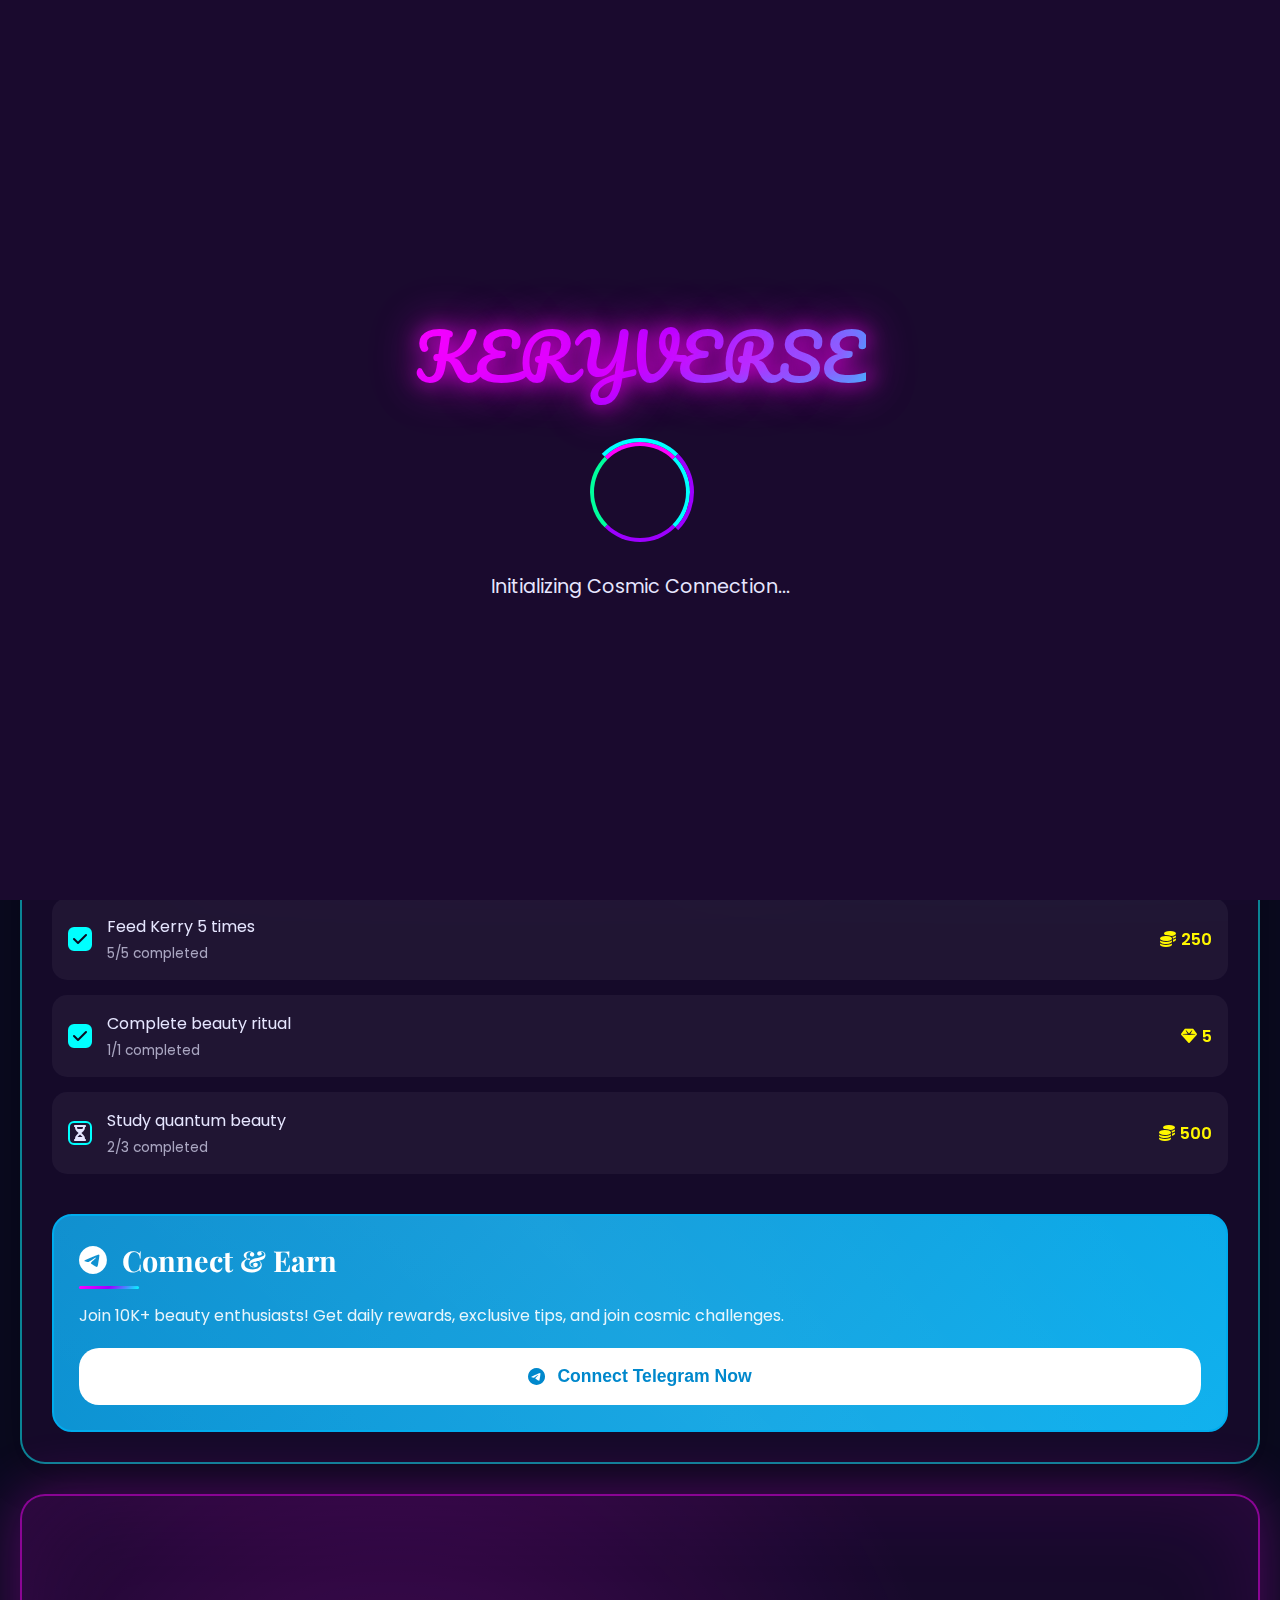
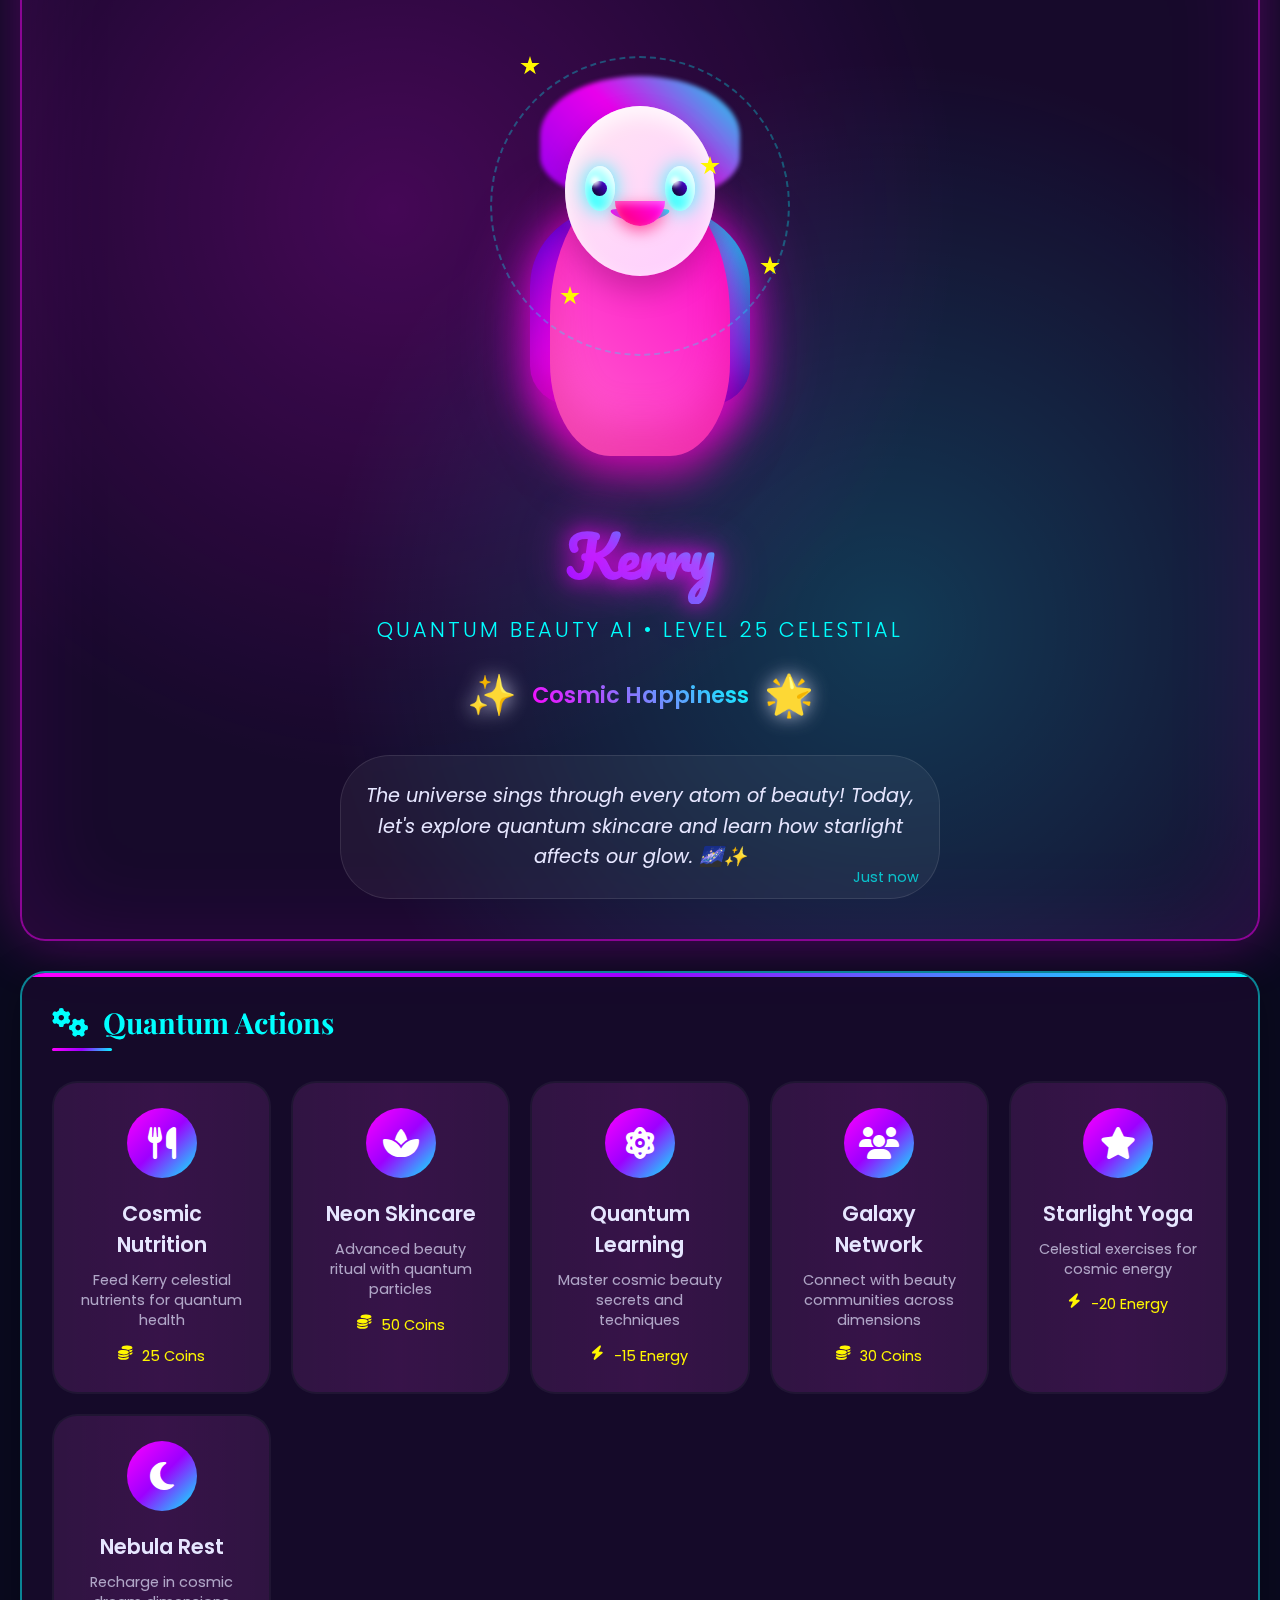
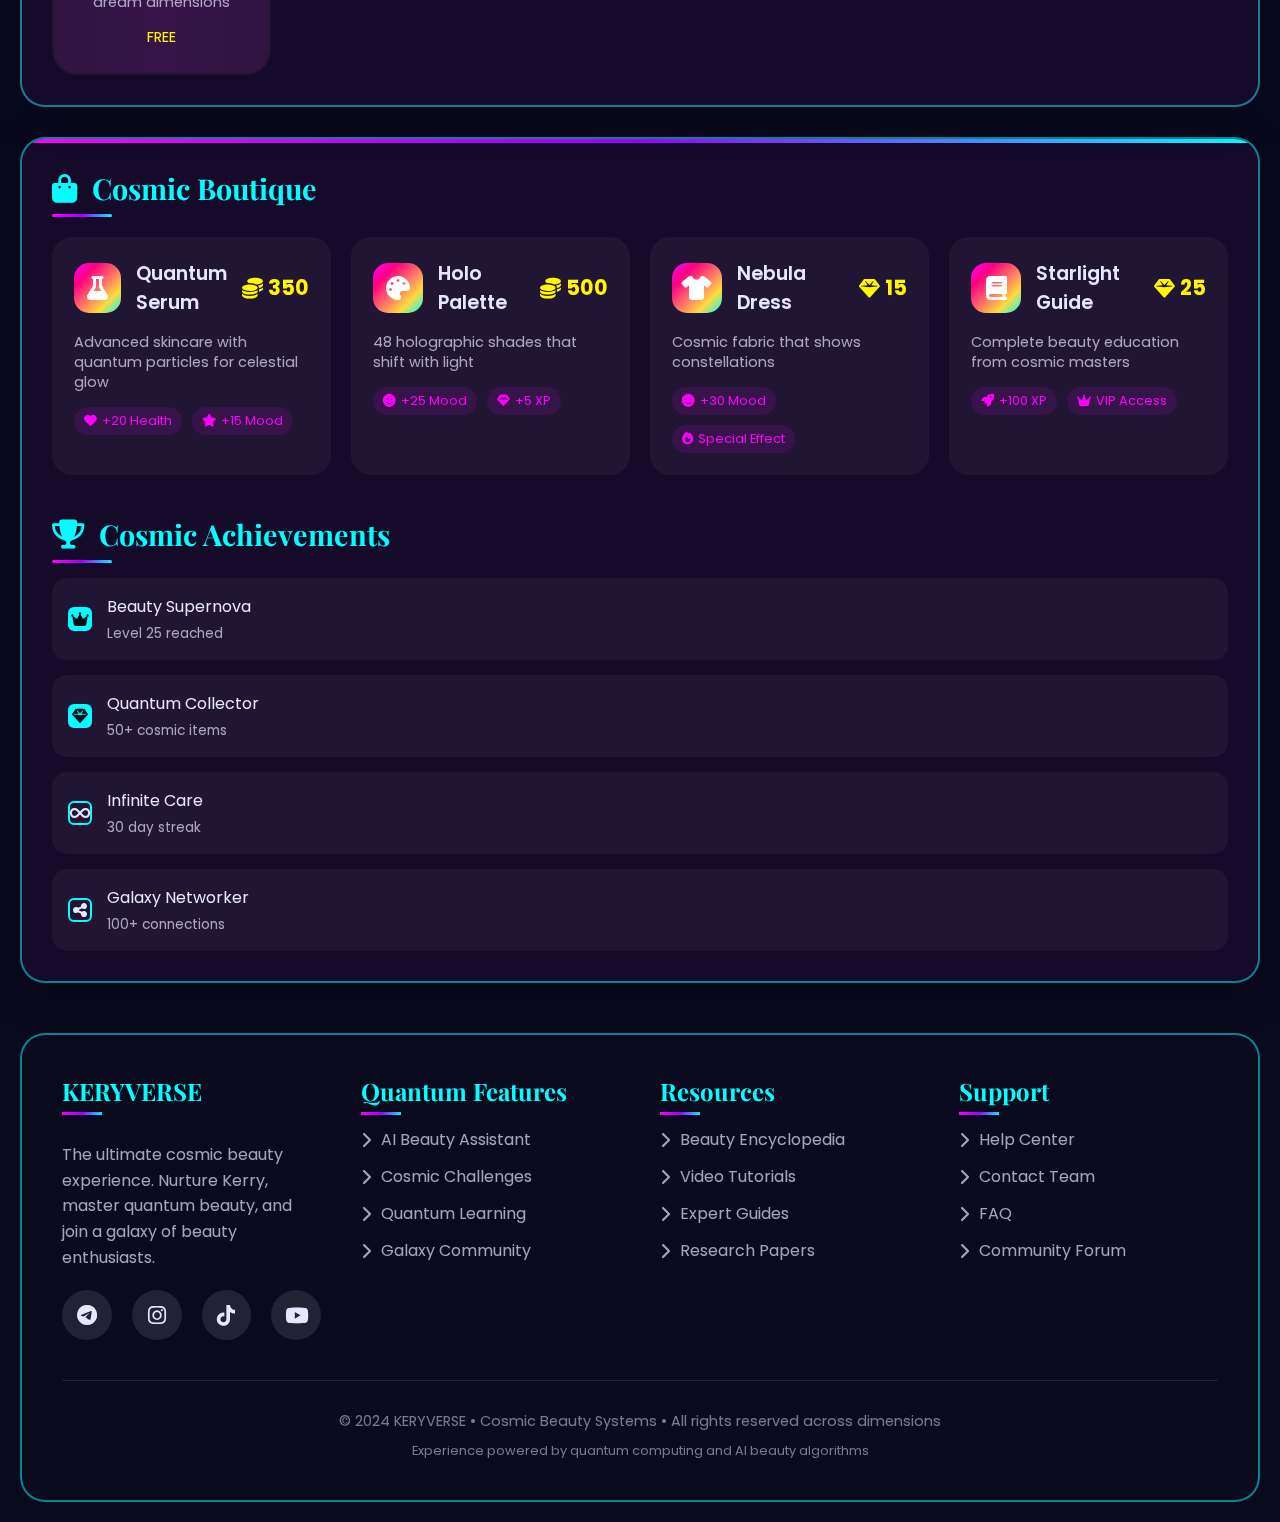
<file: deepseek_html_20260104_d155c4.html>
<!DOCTYPE html>
<html lang="ru">
<head>
    <meta charset="UTF-8">
    <meta name="viewport" content="width=device-width, initial-scale=1.0">
    <title>🎀 KERYVERSE | Next-Gen Beauty AI Companion</title>
    <link rel="stylesheet" href="https://cdnjs.cloudflare.com/ajax/libs/font-awesome/6.4.0/css/all.min.css">
    <link href="https://fonts.googleapis.com/css2?family=Pacifico&family=Poppins:wght@300;400;500;600;700;800;900&family=Playfair+Display:wght@400;500;600;700;800&display=swap" rel="stylesheet">
    <style>
        :root {
            --neon-pink: #ff00ff;
            --neon-purple: #9d00ff;
            --neon-cyan: #00ffff;
            --neon-green: #00ff9d;
            --neon-yellow: #fff700;
            --deep-space: #0a0a1f;
            --cosmic-purple: #1a0a2e;
            --stardust: #e6e6ff;
            --galaxy-blue: #4a00e0;
            --supernova: #ffd700;
            
            --gradient-neon: linear-gradient(135deg, #ff00ff 0%, #9d00ff 50%, #00ffff 100%);
            --gradient-cosmic: linear-gradient(135deg, #0a0a1f 0%, #1a0a2e 50%, #4a00e0 100%);
            --gradient-glow: linear-gradient(45deg, #ff00ff, #9d00ff, #00ffff, #00ff9d);
            --gradient-sunset: linear-gradient(135deg, #ff00ff 0%, #ff0080 25%, #ff6b6b 50%, #ffd93d 75%, #00ffff 100%);
            
            --shadow-neon: 0 0 20px rgba(255, 0, 255, 0.7),
                          0 0 40px rgba(255, 0, 255, 0.5),
                          0 0 60px rgba(255, 0, 255, 0.3);
            --shadow-glow: 0 0 30px rgba(0, 255, 255, 0.8),
                         0 0 60px rgba(0, 255, 255, 0.4),
                         0 0 90px rgba(0, 255, 255, 0.2);
            --shadow-soft: 0 10px 40px rgba(0, 0, 0, 0.3);
            
            --border-neon: 2px solid rgba(255, 0, 255, 0.5);
            --border-glow: 2px solid rgba(0, 255, 255, 0.5);
            
            --radius-3d: 25px;
            --radius-bubble: 50px;
            --radius-infinity: 100px;
        }

        * {
            margin: 0;
            padding: 0;
            box-sizing: border-box;
        }

        html {
            scroll-behavior: smooth;
            overflow-x: hidden;
        }

        body {
            font-family: 'Poppins', sans-serif;
            background: var(--deep-space);
            color: var(--stardust);
            min-height: 100vh;
            position: relative;
            overflow-x: hidden;
        }

        body::before {
            content: '';
            position: fixed;
            top: 0;
            left: 0;
            width: 100%;
            height: 100%;
            background: 
                radial-gradient(circle at 20% 30%, rgba(255, 0, 255, 0.1) 0%, transparent 40%),
                radial-gradient(circle at 80% 70%, rgba(0, 255, 255, 0.1) 0%, transparent 40%),
                radial-gradient(circle at 40% 80%, rgba(157, 0, 255, 0.1) 0%, transparent 40%);
            z-index: -1;
            animation: spaceFloat 30s infinite linear;
        }

        /* Космические частицы */
        #particles {
            position: fixed;
            width: 100%;
            height: 100%;
            pointer-events: none;
            z-index: -1;
        }

        /* ========== LOADING SCREEN ========== */
        #loading-screen {
            position: fixed;
            top: 0;
            left: 0;
            width: 100%;
            height: 100%;
            background: var(--cosmic-purple);
            display: flex;
            justify-content: center;
            align-items: center;
            z-index: 9999;
            flex-direction: column;
            transition: opacity 1s ease-out, visibility 1s ease-out;
        }

        .loading-logo {
            font-family: 'Pacifico', cursive;
            font-size: 4rem;
            background: var(--gradient-neon);
            -webkit-background-clip: text;
            -webkit-text-fill-color: transparent;
            margin-bottom: 30px;
            animation: neonPulse 2s infinite;
            text-shadow: var(--shadow-neon);
        }

        .loading-ring {
            width: 100px;
            height: 100px;
            border: 4px solid transparent;
            border-top: 4px solid var(--neon-pink);
            border-right: 4px solid var(--neon-cyan);
            border-bottom: 4px solid var(--neon-purple);
            border-left: 4px solid var(--neon-green);
            border-radius: 50%;
            animation: spin 1.5s linear infinite;
            position: relative;
        }

        .loading-ring::after {
            content: '';
            position: absolute;
            top: -8px;
            left: -8px;
            right: -8px;
            bottom: -8px;
            border: 4px solid transparent;
            border-top: 4px solid var(--neon-cyan);
            border-right: 4px solid var(--neon-purple);
            border-radius: 50%;
            animation: spinReverse 2s linear infinite;
        }

        .loading-text {
            margin-top: 30px;
            font-size: 1.2rem;
            color: var(--stardust);
            text-align: center;
            animation: fadeInOut 2s infinite;
        }

        /* ========== MAIN CONTAINER ========== */
        .main-container {
            max-width: 1800px;
            margin: 0 auto;
            padding: 20px;
            position: relative;
            z-index: 1;
        }

        /* ========== HEADER ========== */
        .main-header {
            display: flex;
            justify-content: space-between;
            align-items: center;
            padding: 30px 40px;
            background: rgba(10, 10, 31, 0.8);
            backdrop-filter: blur(20px);
            border-radius: var(--radius-3d);
            margin-bottom: 30px;
            border: var(--border-neon);
            box-shadow: var(--shadow-neon);
            position: relative;
            overflow: hidden;
        }

        .main-header::before {
            content: '';
            position: absolute;
            top: 0;
            left: -100%;
            width: 100%;
            height: 100%;
            background: linear-gradient(90deg, transparent, rgba(255, 0, 255, 0.1), transparent);
            animation: shimmer 3s infinite;
        }

        .logo-section {
            display: flex;
            align-items: center;
            gap: 20px;
        }

        .logo {
            font-family: 'Pacifico', cursive;
            font-size: 3.5rem;
            background: var(--gradient-glow);
            -webkit-background-clip: text;
            -webkit-text-fill-color: transparent;
            text-shadow: var(--shadow-neon);
            animation: neonPulse 3s infinite;
            position: relative;
        }

        .logo-subtitle {
            font-size: 1.2rem;
            color: var(--neon-cyan);
            font-weight: 300;
            letter-spacing: 3px;
            text-transform: uppercase;
            animation: neonGlow 4s infinite;
        }

        .header-stats {
            display: flex;
            gap: 25px;
            align-items: center;
        }

        .stat-orb {
            width: 80px;
            height: 80px;
            background: var(--gradient-cosmic);
            border-radius: 50%;
            display: flex;
            flex-direction: column;
            justify-content: center;
            align-items: center;
            position: relative;
            border: 2px solid rgba(255, 0, 255, 0.3);
            transition: all 0.3s ease;
            cursor: pointer;
        }

        .stat-orb:hover {
            transform: scale(1.1) rotate(5deg);
            border-color: var(--neon-pink);
            box-shadow: var(--shadow-neon);
        }

        .stat-orb::before {
            content: '';
            position: absolute;
            inset: -4px;
            background: var(--gradient-neon);
            border-radius: 50%;
            z-index: -1;
            opacity: 0;
            transition: opacity 0.3s ease;
        }

        .stat-orb:hover::before {
            opacity: 1;
        }

        .stat-value {
            font-size: 1.8rem;
            font-weight: 800;
            color: var(--neon-yellow);
            text-shadow: 0 0 10px rgba(255, 247, 0, 0.5);
        }

        .stat-label {
            font-size: 0.8rem;
            color: var(--stardust);
            opacity: 0.8;
            text-transform: uppercase;
            letter-spacing: 1px;
        }

        .coin-orb .stat-value { color: var(--neon-yellow); }
        .gem-orb .stat-value { color: var(--neon-cyan); }
        .level-orb .stat-value { color: var(--neon-pink); }

        /* ========== MAIN GRID LAYOUT ========== */
        .game-grid {
            display: grid;
            grid-template-columns: 350px 1fr 350px;
            gap: 30px;
            min-height: calc(100vh - 200px);
        }

        /* ========== SIDEBARS ========== */
        .game-panel {
            background: rgba(26, 10, 46, 0.7);
            backdrop-filter: blur(15px);
            border-radius: var(--radius-3d);
            padding: 30px;
            border: var(--border-glow);
            box-shadow: var(--shadow-soft);
            position: relative;
            overflow: hidden;
        }

        .game-panel::before {
            content: '';
            position: absolute;
            top: 0;
            left: 0;
            right: 0;
            height: 4px;
            background: var(--gradient-neon);
            animation: neonLine 4s infinite;
        }

        .panel-title {
            font-family: 'Playfair Display', serif;
            font-size: 1.8rem;
            color: var(--neon-cyan);
            margin-bottom: 25px;
            display: flex;
            align-items: center;
            gap: 15px;
            position: relative;
        }

        .panel-title::after {
            content: '';
            position: absolute;
            bottom: -10px;
            left: 0;
            width: 60px;
            height: 3px;
            background: var(--gradient-neon);
            border-radius: 2px;
        }

        /* ========== CHARACTER STATS ========== */
        .stats-grid {
            display: grid;
            gap: 20px;
        }

        .stat-card {
            background: rgba(255, 255, 255, 0.05);
            border-radius: 20px;
            padding: 20px;
            border: 1px solid rgba(255, 255, 255, 0.1);
            transition: all 0.3s ease;
            position: relative;
            overflow: hidden;
        }

        .stat-card:hover {
            transform: translateY(-5px);
            border-color: var(--neon-pink);
            box-shadow: 0 10px 30px rgba(255, 0, 255, 0.2);
        }

        .stat-header {
            display: flex;
            justify-content: space-between;
            align-items: center;
            margin-bottom: 15px;
        }

        .stat-name {
            display: flex;
            align-items: center;
            gap: 10px;
            font-size: 1.1rem;
            color: var(--stardust);
        }

        .stat-icon {
            width: 40px;
            height: 40px;
            background: var(--gradient-neon);
            border-radius: 50%;
            display: flex;
            align-items: center;
            justify-content: center;
            font-size: 1.2rem;
        }

        .stat-value {
            font-size: 1.5rem;
            font-weight: 700;
            color: var(--neon-yellow);
        }

        .progress-orb {
            height: 10px;
            background: rgba(255, 255, 255, 0.1);
            border-radius: 10px;
            overflow: hidden;
            position: relative;
        }

        .progress-fill {
            height: 100%;
            border-radius: 10px;
            position: relative;
            transition: width 1s cubic-bezier(0.4, 0, 0.2, 1);
        }

        .progress-fill::after {
            content: '';
            position: absolute;
            top: 0;
            left: 0;
            right: 0;
            bottom: 0;
            background: linear-gradient(90deg, transparent, rgba(255, 255, 255, 0.3), transparent);
            animation: shimmer 2s infinite;
        }

        .health-progress { background: linear-gradient(90deg, #ff0066, #ff3300); }
        .mood-progress { background: linear-gradient(90deg, #ff00ff, #9d00ff); }
        .energy-progress { background: linear-gradient(90deg, #00ffff, #00ff9d); }
        .xp-progress { background: linear-gradient(90deg, #fff700, #ff9d00); }

        /* ========== CHARACTER DISPLAY ========== */
        .character-display {
            position: relative;
            background: rgba(26, 10, 46, 0.8);
            border-radius: var(--radius-3d);
            padding: 40px;
            border: var(--border-neon);
            box-shadow: 
                inset 0 0 100px rgba(255, 0, 255, 0.1),
                0 0 60px rgba(255, 0, 255, 0.3);
            overflow: hidden;
            min-height: 600px;
            display: flex;
            flex-direction: column;
            align-items: center;
        }

        /* Космический фон персонажа */
        .character-bg {
            position: absolute;
            top: 0;
            left: 0;
            width: 100%;
            height: 100%;
            background: 
                radial-gradient(circle at 30% 30%, rgba(255, 0, 255, 0.2) 0%, transparent 50%),
                radial-gradient(circle at 70% 70%, rgba(0, 255, 255, 0.2) 0%, transparent 50%);
            z-index: 0;
            animation: nebulaFloat 20s infinite linear;
        }

        /* КЭРИ - 3D Персонаж */
        .kerry-3d {
            position: relative;
            width: 400px;
            height: 500px;
            margin: 20px auto;
            transform-style: preserve-3d;
            perspective: 1000px;
            z-index: 2;
            animation: float 6s ease-in-out infinite;
        }

        .kerry-body {
            position: absolute;
            width: 180px;
            height: 280px;
            background: linear-gradient(45deg, #ff66cc, #ff33cc, #ff00cc);
            border-radius: 60% 60% 40% 40%;
            top: 220px;
            left: 50%;
            transform: translateX(-50%);
            box-shadow: 
                0 20px 40px rgba(255, 0, 204, 0.4),
                inset 0 -30px 40px rgba(204, 0, 102, 0.3);
            filter: drop-shadow(0 0 20px rgba(255, 0, 204, 0.6));
            z-index: 2;
        }

        .kerry-face {
            position: absolute;
            width: 150px;
            height: 170px;
            background: linear-gradient(135deg, #ffe6f2, #ffccff);
            border-radius: 50%;
            top: 150px;
            left: 50%;
            transform: translateX(-50%);
            box-shadow: 
                0 15px 30px rgba(0, 0, 0, 0.2),
                inset 0 10px 20px rgba(255, 255, 255, 0.8);
            z-index: 3;
        }

        /* Глаза - голографические */
        .holographic-eyes {
            position: absolute;
            top: 60px;
            width: 100%;
            display: flex;
            justify-content: center;
            gap: 50px;
            z-index: 4;
        }

        .eye {
            width: 30px;
            height: 45px;
            background: linear-gradient(45deg, #00ffff, #ffffff);
            border-radius: 50%;
            position: relative;
            overflow: hidden;
            box-shadow: 
                0 0 20px rgba(0, 255, 255, 0.8),
                inset 0 0 10px rgba(255, 255, 255, 0.9);
            animation: eyeGlow 3s infinite alternate;
        }

        .eye::before {
            content: '';
            position: absolute;
            width: 15px;
            height: 15px;
            background: linear-gradient(45deg, #0a0a1f, #4a00e0);
            border-radius: 50%;
            top: 15px;
            left: 7px;
            animation: eyeMove 5s infinite alternate;
        }

        .eye::after {
            content: '';
            position: absolute;
            width: 10px;
            height: 10px;
            background: rgba(255, 255, 255, 0.9);
            border-radius: 50%;
            top: 10px;
            left: 5px;
            filter: blur(2px);
        }

        /* Неоновые ресницы */
        .lashes {
            position: absolute;
            width: 40px;
            height: 10px;
            background: linear-gradient(45deg, #ff00ff, #00ffff);
            border-radius: 50%;
            top: 45px;
            transform-origin: center;
            animation: lashBlink 4s infinite;
        }

        .lash-left { left: 65px; transform: rotate(-15deg); }
        .lash-right { right: 65px; transform: rotate(15deg); }

        /* Голографический рот */
        .holographic-mouth {
            position: absolute;
            width: 50px;
            height: 25px;
            background: linear-gradient(45deg, #ff0066, #ff00ff);
            border-radius: 0 0 25px 25px;
            bottom: 50px;
            left: 50%;
            transform: translateX(-50%);
            box-shadow: 
                0 5px 15px rgba(255, 0, 102, 0.6),
                inset 0 3px 8px rgba(255, 255, 255, 0.4);
            animation: mouthTalk 7s infinite;
            z-index: 4;
        }

        /* Космические волосы */
        .cosmic-hair {
            position: absolute;
            width: 200px;
            height: 120px;
            background: linear-gradient(45deg, #9d00ff, #ff00ff, #00ffff);
            border-radius: 60% 60% 40% 40%;
            top: 120px;
            left: 50%;
            transform: translateX(-50%);
            filter: blur(2px);
            opacity: 0.9;
            z-index: 1;
            animation: hairFloat 8s infinite ease-in-out;
        }

        /* Неоновое платье */
        .neon-dress {
            position: absolute;
            width: 220px;
            height: 200px;
            background: linear-gradient(45deg, #ff00ff, #4a00e0, #00ffff);
            border-radius: 40% 40% 20% 20%;
            top: 250px;
            left: 50%;
            transform: translateX(-50%);
            box-shadow: 
                0 20px 40px rgba(255, 0, 255, 0.4),
                inset 0 -20px 30px rgba(0, 0, 0, 0.3);
            filter: drop-shadow(0 0 30px rgba(255, 0, 255, 0.5));
            z-index: 1;
            animation: dressGlow 5s infinite alternate;
        }

        /* Вращающиеся аксессуары */
        .cosmic-accessories {
            position: absolute;
            width: 100%;
            height: 100%;
            z-index: 5;
        }

        .orbital-ring {
            position: absolute;
            width: 300px;
            height: 300px;
            border: 2px dashed rgba(0, 255, 255, 0.3);
            border-radius: 50%;
            top: 50%;
            left: 50%;
            transform: translate(-50%, -50%);
            animation: orbit 20s linear infinite;
        }

        .floating-star {
            position: absolute;
            width: 20px;
            height: 20px;
            background: var(--neon-yellow);
            clip-path: polygon(50% 0%, 61% 35%, 98% 35%, 68% 57%, 79% 91%, 50% 70%, 21% 91%, 32% 57%, 2% 35%, 39% 35%);
            animation: starFloat 4s infinite ease-in-out;
            filter: drop-shadow(0 0 10px var(--neon-yellow));
        }

        .star-1 { top: 20%; left: 20%; animation-delay: 0s; }
        .star-2 { top: 60%; right: 15%; animation-delay: 1s; }
        .star-3 { bottom: 30%; left: 30%; animation-delay: 2s; }
        .star-4 { top: 40%; right: 30%; animation-delay: 3s; }

        /* Информация о персонаже */
        .character-info {
            text-align: center;
            margin-top: 30px;
            z-index: 3;
            position: relative;
        }

        .kerry-name {
            font-family: 'Pacifico', cursive;
            font-size: 3.5rem;
            background: var(--gradient-glow);
            -webkit-background-clip: text;
            -webkit-text-fill-color: transparent;
            text-shadow: var(--shadow-neon);
            margin-bottom: 10px;
            animation: nameGlow 4s infinite alternate;
        }

        .kerry-title {
            font-size: 1.3rem;
            color: var(--neon-cyan);
            font-weight: 300;
            letter-spacing: 3px;
            text-transform: uppercase;
            margin-bottom: 20px;
            animation: subtitleFloat 5s infinite ease-in-out;
        }

        .mood-indicator {
            display: flex;
            justify-content: center;
            align-items: center;
            gap: 15px;
            margin: 20px 0;
        }

        .mood-emoji {
            font-size: 2.5rem;
            animation: moodPulse 3s infinite;
            filter: drop-shadow(0 0 10px currentColor);
        }

        .mood-text {
            font-size: 1.4rem;
            color: var(--stardust);
            font-weight: 600;
            background: linear-gradient(45deg, #ff00ff, #00ffff);
            -webkit-background-clip: text;
            -webkit-text-fill-color: transparent;
        }

        .character-dialogue {
            background: rgba(255, 255, 255, 0.05);
            backdrop-filter: blur(10px);
            border-radius: var(--radius-bubble);
            padding: 25px;
            margin-top: 30px;
            border: 1px solid rgba(255, 255, 255, 0.1);
            position: relative;
            max-width: 600px;
            animation: dialogueFloat 6s infinite ease-in-out;
        }

        .dialogue-text {
            font-size: 1.2rem;
            line-height: 1.6;
            color: var(--stardust);
            font-style: italic;
            text-align: center;
        }

        .dialogue-time {
            position: absolute;
            bottom: 10px;
            right: 20px;
            font-size: 0.9rem;
            color: var(--neon-cyan);
            opacity: 0.7;
        }

        /* ========== ACTIONS PANEL ========== */
        .actions-panel {
            display: grid;
            grid-template-columns: repeat(auto-fit, minmax(200px, 1fr));
            gap: 20px;
            margin-top: 40px;
        }

        .action-card {
            background: rgba(255, 255, 255, 0.05);
            border-radius: 25px;
            padding: 25px;
            border: 2px solid transparent;
            transition: all 0.4s cubic-bezier(0.4, 0, 0.2, 1);
            cursor: pointer;
            position: relative;
            overflow: hidden;
            text-align: center;
        }

        .action-card:hover {
            transform: translateY(-10px) scale(1.05);
            border-color: var(--neon-pink);
            box-shadow: 
                0 20px 40px rgba(255, 0, 255, 0.3),
                inset 0 0 30px rgba(255, 0, 255, 0.1);
        }

        .action-card::before {
            content: '';
            position: absolute;
            top: -50%;
            left: -50%;
            width: 200%;
            height: 200%;
            background: linear-gradient(45deg, transparent, rgba(255, 0, 255, 0.1), transparent);
            transform: rotate(45deg);
            transition: transform 0.6s;
        }

        .action-card:hover::before {
            transform: rotate(45deg) translate(50%, 50%);
        }

        .action-icon {
            width: 70px;
            height: 70px;
            background: var(--gradient-neon);
            border-radius: 50%;
            display: flex;
            align-items: center;
            justify-content: center;
            margin: 0 auto 20px;
            font-size: 2rem;
            color: white;
            transition: all 0.3s ease;
            position: relative;
            z-index: 1;
        }

        .action-card:hover .action-icon {
            transform: rotate(360deg) scale(1.1);
            box-shadow: 0 0 30px rgba(255, 0, 255, 0.8);
        }

        .action-name {
            font-size: 1.3rem;
            color: var(--stardust);
            margin-bottom: 10px;
            font-weight: 600;
            position: relative;
            z-index: 1;
        }

        .action-desc {
            font-size: 0.9rem;
            color: rgba(230, 230, 255, 0.7);
            margin-bottom: 15px;
            line-height: 1.4;
            position: relative;
            z-index: 1;
        }

        .action-cost {
            display: flex;
            justify-content: center;
            gap: 10px;
            font-size: 0.9rem;
            color: var(--neon-yellow);
            position: relative;
            z-index: 1;
        }

        /* ========== SHOP ========== */
        .shop-grid {
            display: grid;
            grid-template-columns: repeat(auto-fill, minmax(250px, 1fr));
            gap: 20px;
            margin-top: 30px;
        }

        .shop-item {
            background: rgba(255, 255, 255, 0.05);
            border-radius: 20px;
            padding: 20px;
            border: 2px solid transparent;
            transition: all 0.3s ease;
            cursor: pointer;
            position: relative;
            overflow: hidden;
        }

        .shop-item:hover {
            transform: translateY(-8px);
            border-color: var(--neon-cyan);
            box-shadow: 0 15px 35px rgba(0, 255, 255, 0.2);
        }

        .shop-item::after {
            content: '✨';
            position: absolute;
            top: -20px;
            right: -20px;
            font-size: 3rem;
            opacity: 0;
            transition: opacity 0.3s ease;
        }

        .shop-item:hover::after {
            opacity: 0.3;
        }

        .item-header {
            display: flex;
            align-items: center;
            gap: 15px;
            margin-bottom: 15px;
        }

        .item-icon {
            width: 50px;
            height: 50px;
            background: var(--gradient-sunset);
            border-radius: 15px;
            display: flex;
            align-items: center;
            justify-content: center;
            font-size: 1.5rem;
            color: white;
        }

        .item-name {
            font-size: 1.2rem;
            color: var(--stardust);
            font-weight: 600;
            flex: 1;
        }

        .item-price {
            font-size: 1.3rem;
            color: var(--neon-yellow);
            font-weight: 700;
            display: flex;
            align-items: center;
            gap: 5px;
        }

        .item-desc {
            font-size: 0.9rem;
            color: rgba(230, 230, 255, 0.7);
            margin-bottom: 15px;
            line-height: 1.4;
        }

        .item-effects {
            display: flex;
            gap: 10px;
            flex-wrap: wrap;
        }

        .effect-tag {
            background: rgba(255, 0, 255, 0.1);
            color: var(--neon-pink);
            padding: 5px 10px;
            border-radius: 15px;
            font-size: 0.8rem;
            display: flex;
            align-items: center;
            gap: 5px;
        }

        /* ========== QUESTS & ACHIEVEMENTS ========== */
        .quest-list {
            display: grid;
            gap: 15px;
            margin-top: 20px;
        }

        .quest-item {
            background: rgba(255, 255, 255, 0.05);
            border-radius: 15px;
            padding: 15px;
            display: flex;
            align-items: center;
            gap: 15px;
            transition: all 0.3s ease;
            border: 1px solid transparent;
        }

        .quest-item:hover {
            transform: translateX(5px);
            border-color: rgba(0, 255, 255, 0.3);
        }

        .quest-checkbox {
            width: 24px;
            height: 24px;
            border: 2px solid var(--neon-cyan);
            border-radius: 6px;
            display: flex;
            align-items: center;
            justify-content: center;
            flex-shrink: 0;
        }

        .quest-checkbox.completed {
            background: var(--neon-cyan);
            color: var(--deep-space);
        }

        .quest-content {
            flex: 1;
        }

        .quest-title {
            color: var(--stardust);
            font-size: 1rem;
            margin-bottom: 5px;
        }

        .quest-progress {
            font-size: 0.85rem;
            color: rgba(230, 230, 255, 0.7);
        }

        .quest-reward {
            color: var(--neon-yellow);
            font-weight: 600;
            display: flex;
            align-items: center;
            gap: 5px;
        }

        /* ========== TELEGRAM INTEGRATION ========== */
        .telegram-panel {
            background: linear-gradient(135deg, #0088cc, #00aced);
            border: 2px solid #00aced;
            position: relative;
            overflow: hidden;
        }

        .telegram-panel::before {
            content: '';
            position: absolute;
            top: -50%;
            right: -50%;
            width: 200%;
            height: 200%;
            background: linear-gradient(45deg, transparent, rgba(255, 255, 255, 0.1), transparent);
            animation: telegramShimmer 3s infinite;
        }

        .telegram-btn {
            width: 100%;
            padding: 18px;
            background: white;
            color: #0088cc;
            border: none;
            border-radius: 20px;
            font-size: 1.1rem;
            font-weight: 700;
            cursor: pointer;
            display: flex;
            align-items: center;
            justify-content: center;
            gap: 12px;
            transition: all 0.3s ease;
            position: relative;
            z-index: 1;
            margin-top: 20px;
        }

        .telegram-btn:hover {
            transform: translateY(-5px);
            box-shadow: 0 15px 30px rgba(0, 0, 0, 0.3);
        }

        /* ========== NOTIFICATIONS ========== */
        .notification-container {
            position: fixed;
            top: 100px;
            right: 20px;
            z-index: 1000;
            display: flex;
            flex-direction: column;
            gap: 15px;
            max-width: 400px;
        }

        .notification {
            background: rgba(26, 10, 46, 0.95);
            backdrop-filter: blur(20px);
            border-radius: 20px;
            padding: 25px;
            border-left: 5px solid var(--neon-pink);
            box-shadow: var(--shadow-soft);
            animation: slideInRight 0.5s cubic-bezier(0.4, 0, 0.2, 1);
            position: relative;
            overflow: hidden;
        }

        .notification::before {
            content: '';
            position: absolute;
            top: 0;
            left: 0;
            right: 0;
            height: 3px;
            background: var(--gradient-neon);
        }

        .notification-icon {
            width: 50px;
            height: 50px;
            background: var(--gradient-neon);
            border-radius: 50%;
            display: flex;
            align-items: center;
            justify-content: center;
            font-size: 1.5rem;
            color: white;
            margin-bottom: 15px;
        }

        .notification-title {
            font-size: 1.3rem;
            color: var(--stardust);
            margin-bottom: 8px;
            font-weight: 700;
        }

        .notification-message {
            color: rgba(230, 230, 255, 0.8);
            line-height: 1.5;
        }

        /* ========== FOOTER ========== */
        .main-footer {
            margin-top: 50px;
            padding: 40px;
            background: rgba(10, 10, 31, 0.8);
            border-radius: var(--radius-3d);
            border: var(--border-glow);
            position: relative;
            overflow: hidden;
        }

        .footer-content {
            display: grid;
            grid-template-columns: repeat(auto-fit, minmax(250px, 1fr));
            gap: 40px;
            position: relative;
            z-index: 1;
        }

        .footer-section h3 {
            font-family: 'Playfair Display', serif;
            font-size: 1.5rem;
            color: var(--neon-cyan);
            margin-bottom: 20px;
            position: relative;
            display: inline-block;
        }

        .footer-section h3::after {
            content: '';
            position: absolute;
            bottom: -8px;
            left: 0;
            width: 40px;
            height: 3px;
            background: var(--gradient-neon);
        }

        .footer-links {
            display: flex;
            flex-direction: column;
            gap: 12px;
        }

        .footer-link {
            color: rgba(230, 230, 255, 0.7);
            text-decoration: none;
            transition: all 0.3s ease;
            display: flex;
            align-items: center;
            gap: 10px;
        }

        .footer-link:hover {
            color: var(--neon-pink);
            transform: translateX(10px);
        }

        .social-links {
            display: flex;
            gap: 20px;
            margin-top: 20px;
        }

        .social-link {
            width: 50px;
            height: 50px;
            background: rgba(255, 255, 255, 0.1);
            border-radius: 50%;
            display: flex;
            align-items: center;
            justify-content: center;
            color: var(--stardust);
            font-size: 1.3rem;
            transition: all 0.3s ease;
            text-decoration: none;
        }

        .social-link:hover {
            background: var(--gradient-neon);
            transform: translateY(-5px);
            color: white;
        }

        .copyright {
            text-align: center;
            margin-top: 40px;
            padding-top: 30px;
            border-top: 1px solid rgba(255, 255, 255, 0.1);
            color: rgba(230, 230, 255, 0.5);
            font-size: 0.9rem;
        }

        /* ========== ANIMATIONS ========== */
        @keyframes spin {
            0% { transform: rotate(0deg); }
            100% { transform: rotate(360deg); }
        }

        @keyframes spinReverse {
            0% { transform: rotate(0deg); }
            100% { transform: rotate(-360deg); }
        }

        @keyframes neonPulse {
            0%, 100% { 
                text-shadow: 0 0 10px var(--neon-pink),
                           0 0 20px var(--neon-pink),
                           0 0 30px var(--neon-pink);
            }
            50% { 
                text-shadow: 0 0 5px var(--neon-pink),
                           0 0 10px var(--neon-pink),
                           0 0 15px var(--neon-pink);
            }
        }

        @keyframes spaceFloat {
            0%, 100% { transform: translateY(0) translateX(0); }
            25% { transform: translateY(-20px) translateX(20px); }
            50% { transform: translateY(0) translateX(40px); }
            75% { transform: translateY(20px) translateX(20px); }
        }

        @keyframes float {
            0%, 100% { transform: translateY(0) rotateX(0); }
            50% { transform: translateY(-20px) rotateX(5deg); }
        }

        @keyframes eyeGlow {
            0%, 100% { box-shadow: 0 0 20px rgba(0, 255, 255, 0.8); }
            50% { box-shadow: 0 0 40px rgba(0, 255, 255, 1); }
        }

        @keyframes eyeMove {
            0%, 100% { transform: translate(0, 0); }
            25% { transform: translate(5px, 5px); }
            50% { transform: translate(-5px, 5px); }
            75% { transform: translate(5px, -5px); }
        }

        @keyframes lashBlink {
            0%, 90%, 100% { opacity: 1; transform: scaleY(1); }
            95% { opacity: 0.3; transform: scaleY(0.1); }
        }

        @keyframes mouthTalk {
            0%, 80%, 100% { height: 25px; border-radius: 0 0 25px 25px; }
            85%, 95% { height: 15px; border-radius: 0 0 15px 15px; }
        }

        @keyframes hairFloat {
            0%, 100% { transform: translateX(-50%) rotate(0deg); }
            25% { transform: translateX(-50%) rotate(2deg); }
            75% { transform: translateX(-50%) rotate(-2deg); }
        }

        @keyframes dressGlow {
            0%, 100% { filter: drop-shadow(0 0 30px rgba(255, 0, 255, 0.5)); }
            50% { filter: drop-shadow(0 0 50px rgba(255, 0, 255, 0.8)); }
        }

        @keyframes orbit {
            0% { transform: translate(-50%, -50%) rotate(0deg); }
            100% { transform: translate(-50%, -50%) rotate(360deg); }
        }

        @keyframes starFloat {
            0%, 100% { transform: translateY(0) scale(1); opacity: 0.7; }
            50% { transform: translateY(-20px) scale(1.2); opacity: 1; }
        }

        @keyframes nameGlow {
            0%, 100% { 
                background: var(--gradient-glow);
                -webkit-background-clip: text;
                -webkit-text-fill-color: transparent;
            }
            50% { 
                background: var(--gradient-sunset);
                -webkit-background-clip: text;
                -webkit-text-fill-color: transparent;
            }
        }

        @keyframes subtitleFloat {
            0%, 100% { transform: translateY(0); }
            50% { transform: translateY(-5px); }
        }

        @keyframes moodPulse {
            0%, 100% { transform: scale(1); filter: drop-shadow(0 0 10px currentColor); }
            50% { transform: scale(1.2); filter: drop-shadow(0 0 20px currentColor); }
        }

        @keyframes dialogueFloat {
            0%, 100% { transform: translateY(0); }
            50% { transform: translateY(-5px); }
        }

        @keyframes shimmer {
            0% { transform: translateX(-100%); }
            100% { transform: translateX(100%); }
        }

        @keyframes nebulaFloat {
            0% { transform: rotate(0deg); }
            100% { transform: rotate(360deg); }
        }

        @keyframes neonLine {
            0%, 100% { background-position: 0% 50%; }
            50% { background-position: 100% 50%; }
        }

        @keyframes slideInRight {
            from { transform: translateX(100%); opacity: 0; }
            to { transform: translateX(0); opacity: 1; }
        }

        @keyframes fadeInOut {
            0%, 100% { opacity: 0.5; }
            50% { opacity: 1; }
        }

        @keyframes neonGlow {
            0%, 100% { 
                text-shadow: 0 0 10px var(--neon-cyan),
                           0 0 20px var(--neon-cyan);
            }
            50% { 
                text-shadow: 0 0 5px var(--neon-cyan),
                           0 0 10px var(--neon-cyan),
                           0 0 15px var(--neon-cyan);
            }
        }

        @keyframes telegramShimmer {
            0% { transform: translateX(-100%) translateY(-100%) rotate(45deg); }
            100% { transform: translateX(100%) translateY(100%) rotate(45deg); }
        }

        /* ========== RESPONSIVE ========== */
        @media (max-width: 1600px) {
            .game-grid {
                grid-template-columns: 1fr;
            }
        }

        @media (max-width: 768px) {
            .main-header {
                flex-direction: column;
                gap: 20px;
                padding: 20px;
            }
            
            .logo {
                font-size: 2.5rem;
            }
            
            .header-stats {
                flex-wrap: wrap;
                justify-content: center;
            }
            
            .kerry-3d {
                width: 300px;
                height: 400px;
            }
            
            .kerry-name {
                font-size: 2.5rem;
            }
            
            .actions-panel {
                grid-template-columns: repeat(auto-fit, minmax(150px, 1fr));
            }
            
            .shop-grid {
                grid-template-columns: 1fr;
            }
        }

        @media (max-width: 480px) {
            .game-panel {
                padding: 20px;
            }
            
            .kerry-3d {
                width: 250px;
                height: 350px;
            }
            
            .kerry-name {
                font-size: 2rem;
            }
            
            .panel-title {
                font-size: 1.5rem;
            }
        }

        /* ========== UTILITY CLASSES ========== */
        .hidden {
            display: none !important;
        }

        .glowing {
            animation: neonPulse 2s infinite;
        }

        .floating {
            animation: float 6s ease-in-out infinite;
        }

        .pulse {
            animation: moodPulse 3s infinite;
        }

        /* ========== SCROLLBAR ========== */
        ::-webkit-scrollbar {
            width: 10px;
        }

        ::-webkit-scrollbar-track {
            background: var(--deep-space);
        }

        ::-webkit-scrollbar-thumb {
            background: var(--gradient-neon);
            border-radius: 5px;
        }

        ::-webkit-scrollbar-thumb:hover {
            background: var(--gradient-sunset);
        }
    </style>
</head>
<body>
    <!-- Loading Screen -->
    <div id="loading-screen">
        <div class="loading-logo">KERYVERSE</div>
        <div class="loading-ring"></div>
        <div class="loading-text">Initializing Cosmic Connection...</div>
    </div>

    <!-- Particles Background -->
    <canvas id="particles"></canvas>

    <!-- Notification Container -->
    <div class="notification-container" id="notificationContainer"></div>

    <!-- Main Container -->
    <div class="main-container">
        <!-- Header -->
        <header class="main-header">
            <div class="logo-section">
                <div class="logo">KERYVERSE</div>
                <div class="logo-subtitle">Next-Gen Beauty AI Companion</div>
            </div>
            
            <div class="header-stats">
                <div class="stat-orb coin-orb">
                    <div class="stat-value" id="coinsValue">9,999</div>
                    <div class="stat-label">Cosmic Coins</div>
                </div>
                
                <div class="stat-orb gem-orb">
                    <div class="stat-value" id="gemsValue">99</div>
                    <div class="stat-label">Quantum Gems</div>
                </div>
                
                <div class="stat-orb level-orb">
                    <div class="stat-value" id="levelValue">25</div>
                    <div class="stat-label">Beauty Level</div>
                </div>
            </div>
        </header>

        <!-- Main Game Grid -->
        <div class="game-grid">
            <!-- Left Sidebar - Stats -->
            <div class="game-panel left-panel">
                <h2 class="panel-title">
                    <i class="fas fa-chart-network"></i>
                    Kerry's Status Matrix
                </h2>
                
                <div class="stats-grid">
                    <div class="stat-card">
                        <div class="stat-header">
                            <div class="stat-name">
                                <div class="stat-icon">
                                    <i class="fas fa-heartbeat"></i>
                                </div>
                                <span>Cosmic Health</span>
                            </div>
                            <div class="stat-value" id="healthValue">94%</div>
                        </div>
                        <div class="progress-orb">
                            <div class="progress-fill health-progress" id="healthProgress" style="width: 94%;"></div>
                        </div>
                    </div>
                    
                    <div class="stat-card">
                        <div class="stat-header">
                            <div class="stat-name">
                                <div class="stat-icon">
                                    <i class="fas fa-stars"></i>
                                </div>
                                <span>Neon Mood</span>
                            </div>
                            <div class="stat-value" id="moodValue">98%</div>
                        </div>
                        <div class="progress-orb">
                            <div class="progress-fill mood-progress" id="moodProgress" style="width: 98%;"></div>
                        </div>
                    </div>
                    
                    <div class="stat-card">
                        <div class="stat-header">
                            <div class="stat-name">
                                <div class="stat-icon">
                                    <i class="fas fa-bolt"></i>
                                </div>
                                <span>Quantum Energy</span>
                            </div>
                            <div class="stat-value" id="energyValue">87%</div>
                        </div>
                        <div class="progress-orb">
                            <div class="progress-fill energy-progress" id="energyProgress" style="width: 87%;"></div>
                        </div>
                    </div>
                    
                    <div class="stat-card">
                        <div class="stat-header">
                            <div class="stat-name">
                                <div class="stat-icon">
                                    <i class="fas fa-rocket"></i>
                                </div>
                                <span>Experience</span>
                            </div>
                            <div class="stat-value" id="xpValue">2.5K/3K</div>
                        </div>
                        <div class="progress-orb">
                            <div class="progress-fill xp-progress" id="xpProgress" style="width: 83%;"></div>
                        </div>
                    </div>
                </div>

                <!-- Daily Quests -->
                <h2 class="panel-title" style="margin-top: 40px;">
                    <i class="fas fa-tasks"></i>
                    Daily Missions
                </h2>
                
                <div class="quest-list">
                    <div class="quest-item">
                        <div class="quest-checkbox completed">
                            <i class="fas fa-check"></i>
                        </div>
                        <div class="quest-content">
                            <div class="quest-title">Feed Kerry 5 times</div>
                            <div class="quest-progress">5/5 completed</div>
                        </div>
                        <div class="quest-reward">
                            <i class="fas fa-coins"></i>
                            <span>250</span>
                        </div>
                    </div>
                    
                    <div class="quest-item">
                        <div class="quest-checkbox completed">
                            <i class="fas fa-check"></i>
                        </div>
                        <div class="quest-content">
                            <div class="quest-title">Complete beauty ritual</div>
                            <div class="quest-progress">1/1 completed</div>
                        </div>
                        <div class="quest-reward">
                            <i class="fas fa-gem"></i>
                            <span>5</span>
                        </div>
                    </div>
                    
                    <div class="quest-item">
                        <div class="quest-checkbox">
                            <i class="fas fa-hourglass-half"></i>
                        </div>
                        <div class="quest-content">
                            <div class="quest-title">Study quantum beauty</div>
                            <div class="quest-progress">2/3 completed</div>
                        </div>
                        <div class="quest-reward">
                            <i class="fas fa-coins"></i>
                            <span>500</span>
                        </div>
                    </div>
                </div>

                <!-- Telegram Integration -->
                <div class="telegram-panel" style="margin-top: 40px; padding: 25px; border-radius: 20px;">
                    <h2 class="panel-title" style="color: white;">
                        <i class="fab fa-telegram"></i>
                        Connect & Earn
                    </h2>
                    <p style="color: rgba(255,255,255,0.9); margin: 15px 0; line-height: 1.5;">
                        Join 10K+ beauty enthusiasts! Get daily rewards, exclusive tips, and join cosmic challenges.
                    </p>
                    <button class="telegram-btn" onclick="connectTelegram()">
                        <i class="fab fa-telegram"></i>
                        Connect Telegram Now
                    </button>
                </div>
            </div>

            <!-- Main Content - Character & Actions -->
            <div class="main-content">
                <!-- Character Display -->
                <div class="character-display">
                    <div class="character-bg"></div>
                    
                    <!-- 3D Kerry Character -->
                    <div class="kerry-3d">
                        <div class="cosmic-hair"></div>
                        <div class="kerry-face">
                            <div class="holographic-eyes">
                                <div class="eye left"></div>
                                <div class="lashes lash-left"></div>
                                <div class="eye right"></div>
                                <div class="lashes lash-right"></div>
                            </div>
                            <div class="holographic-mouth"></div>
                        </div>
                        <div class="neon-dress"></div>
                        <div class="kerry-body"></div>
                        
                        <!-- Cosmic Accessories -->
                        <div class="cosmic-accessories">
                            <div class="orbital-ring"></div>
                            <div class="floating-star star-1"></div>
                            <div class="floating-star star-2"></div>
                            <div class="floating-star star-3"></div>
                            <div class="floating-star star-4"></div>
                        </div>
                    </div>
                    
                    <!-- Character Info -->
                    <div class="character-info">
                        <h1 class="kerry-name">Kerry</h1>
                        <p class="kerry-title">Quantum Beauty AI • Level 25 Celestial</p>
                        
                        <div class="mood-indicator">
                            <div class="mood-emoji" id="moodEmoji">✨</div>
                            <div class="mood-text" id="moodText">Cosmic Happiness</div>
                            <div class="mood-emoji">🌟</div>
                        </div>
                        
                        <div class="character-dialogue">
                            <p class="dialogue-text" id="dialogueText">
                                The universe sings through every atom of beauty! Today, let's explore quantum skincare and learn how starlight affects our glow. 🌌✨
                            </p>
                            <div class="dialogue-time" id="dialogueTime">Just now</div>
                        </div>
                    </div>
                </div>

                <!-- Actions Panel -->
                <div class="game-panel" style="margin-top: 30px;">
                    <h2 class="panel-title">
                        <i class="fas fa-cogs"></i>
                        Quantum Actions
                    </h2>
                    
                    <div class="actions-panel">
                        <div class="action-card" onclick="performAction('feed')">
                            <div class="action-icon">
                                <i class="fas fa-utensils"></i>
                            </div>
                            <h3 class="action-name">Cosmic Nutrition</h3>
                            <p class="action-desc">Feed Kerry celestial nutrients for quantum health</p>
                            <div class="action-cost">
                                <i class="fas fa-coins"></i>
                                <span>25 Coins</span>
                            </div>
                        </div>
                        
                        <div class="action-card" onclick="performAction('beauty')">
                            <div class="action-icon">
                                <i class="fas fa-spa"></i>
                            </div>
                            <h3 class="action-name">Neon Skincare</h3>
                            <p class="action-desc">Advanced beauty ritual with quantum particles</p>
                            <div class="action-cost">
                                <i class="fas fa-coins"></i>
                                <span>50 Coins</span>
                            </div>
                        </div>
                        
                        <div class="action-card" onclick="performAction('study')">
                            <div class="action-icon">
                                <i class="fas fa-atom"></i>
                            </div>
                            <h3 class="action-name">Quantum Learning</h3>
                            <p class="action-desc">Master cosmic beauty secrets and techniques</p>
                            <div class="action-cost">
                                <i class="fas fa-bolt"></i>
                                <span>-15 Energy</span>
                            </div>
                        </div>
                        
                        <div class="action-card" onclick="performAction('social')">
                            <div class="action-icon">
                                <i class="fas fa-users"></i>
                            </div>
                            <h3 class="action-name">Galaxy Network</h3>
                            <p class="action-desc">Connect with beauty communities across dimensions</p>
                            <div class="action-cost">
                                <i class="fas fa-coins"></i>
                                <span>30 Coins</span>
                            </div>
                        </div>
                        
                        <div class="action-card" onclick="performAction('exercise')">
                            <div class="action-icon">
                                <i class="fas fa-star"></i>
                            </div>
                            <h3 class="action-name">Starlight Yoga</h3>
                            <p class="action-desc">Celestial exercises for cosmic energy</p>
                            <div class="action-cost">
                                <i class="fas fa-bolt"></i>
                                <span>-20 Energy</span>
                            </div>
                        </div>
                        
                        <div class="action-card" onclick="performAction('rest')">
                            <div class="action-icon">
                                <i class="fas fa-moon"></i>
                            </div>
                            <h3 class="action-name">Nebula Rest</h3>
                            <p class="action-desc">Recharge in cosmic dream dimensions</p>
                            <div class="action-cost">
                                <span>FREE</span>
                            </div>
                        </div>
                    </div>
                </div>
            </div>

            <!-- Right Sidebar - Shop & Achievements -->
            <div class="game-panel right-panel">
                <h2 class="panel-title">
                    <i class="fas fa-shopping-bag"></i>
                    Cosmic Boutique
                </h2>
                
                <div class="shop-grid">
                    <div class="shop-item" onclick="purchaseItem('quantum_serum')">
                        <div class="item-header">
                            <div class="item-icon">
                                <i class="fas fa-flask"></i>
                            </div>
                            <h3 class="item-name">Quantum Serum</h3>
                            <div class="item-price">
                                <i class="fas fa-coins"></i>
                                <span>350</span>
                            </div>
                        </div>
                        <p class="item-desc">Advanced skincare with quantum particles for celestial glow</p>
                        <div class="item-effects">
                            <span class="effect-tag">
                                <i class="fas fa-heart"></i>
                                +20 Health
                            </span>
                            <span class="effect-tag">
                                <i class="fas fa-star"></i>
                                +15 Mood
                            </span>
                        </div>
                    </div>
                    
                    <div class="shop-item" onclick="purchaseItem('holographic_palette')">
                        <div class="item-header">
                            <div class="item-icon">
                                <i class="fas fa-palette"></i>
                            </div>
                            <h3 class="item-name">Holo Palette</h3>
                            <div class="item-price">
                                <i class="fas fa-coins"></i>
                                <span>500</span>
                            </div>
                        </div>
                        <p class="item-desc">48 holographic shades that shift with light</p>
                        <div class="item-effects">
                            <span class="effect-tag">
                                <i class="fas fa-smile"></i>
                                +25 Mood
                            </span>
                            <span class="effect-tag">
                                <i class="fas fa-gem"></i>
                                +5 XP
                            </span>
                        </div>
                    </div>
                    
                    <div class="shop-item" onclick="purchaseItem('nebula_dress')">
                        <div class="item-header">
                            <div class="item-icon">
                                <i class="fas fa-tshirt"></i>
                            </div>
                            <h3 class="item-name">Nebula Dress</h3>
                            <div class="item-price">
                                <i class="fas fa-gem"></i>
                                <span>15</span>
                            </div>
                        </div>
                        <p class="item-desc">Cosmic fabric that shows constellations</p>
                        <div class="item-effects">
                            <span class="effect-tag">
                                <i class="fas fa-smile"></i>
                                +30 Mood
                            </span>
                            <span class="effect-tag">
                                <i class="fas fa-fire"></i>
                                Special Effect
                            </span>
                        </div>
                    </div>
                    
                    <div class="shop-item" onclick="purchaseItem('starlight_guide')">
                        <div class="item-header">
                            <div class="item-icon">
                                <i class="fas fa-book"></i>
                            </div>
                            <h3 class="item-name">Starlight Guide</h3>
                            <div class="item-price">
                                <i class="fas fa-gem"></i>
                                <span>25</span>
                            </div>
                        </div>
                        <p class="item-desc">Complete beauty education from cosmic masters</p>
                        <div class="item-effects">
                            <span class="effect-tag">
                                <i class="fas fa-rocket"></i>
                                +100 XP
                            </span>
                            <span class="effect-tag">
                                <i class="fas fa-crown"></i>
                                VIP Access
                            </span>
                        </div>
                    </div>
                </div>

                <!-- Achievements -->
                <h2 class="panel-title" style="margin-top: 40px;">
                    <i class="fas fa-trophy"></i>
                    Cosmic Achievements
                </h2>
                
                <div class="quest-list">
                    <div class="quest-item">
                        <div class="quest-checkbox completed">
                            <i class="fas fa-crown"></i>
                        </div>
                        <div class="quest-content">
                            <div class="quest-title">Beauty Supernova</div>
                            <div class="quest-progress">Level 25 reached</div>
                        </div>
                    </div>
                    
                    <div class="quest-item">
                        <div class="quest-checkbox completed">
                            <i class="fas fa-gem"></i>
                        </div>
                        <div class="quest-content">
                            <div class="quest-title">Quantum Collector</div>
                            <div class="quest-progress">50+ cosmic items</div>
                        </div>
                    </div>
                    
                    <div class="quest-item">
                        <div class="quest-checkbox">
                            <i class="fas fa-infinity"></i>
                        </div>
                        <div class="quest-content">
                            <div class="quest-title">Infinite Care</div>
                            <div class="quest-progress">30 day streak</div>
                        </div>
                    </div>
                    
                    <div class="quest-item">
                        <div class="quest-checkbox">
                            <i class="fas fa-share-alt"></i>
                        </div>
                        <div class="quest-content">
                            <div class="quest-title">Galaxy Networker</div>
                            <div class="quest-progress">100+ connections</div>
                        </div>
                    </div>
                </div>
            </div>
        </div>

        <!-- Footer -->
        <footer class="main-footer">
            <div class="footer-content">
                <div class="footer-section">
                    <h3>KERYVERSE</h3>
                    <p style="color: rgba(230, 230, 255, 0.7); line-height: 1.6; margin-top: 15px;">
                        The ultimate cosmic beauty experience. Nurture Kerry, master quantum beauty, and join a galaxy of beauty enthusiasts.
                    </p>
                    <div class="social-links">
                        <a href="#" class="social-link">
                            <i class="fab fa-telegram"></i>
                        </a>
                        <a href="#" class="social-link">
                            <i class="fab fa-instagram"></i>
                        </a>
                        <a href="#" class="social-link">
                            <i class="fab fa-tiktok"></i>
                        </a>
                        <a href="#" class="social-link">
                            <i class="fab fa-youtube"></i>
                        </a>
                    </div>
                </div>
                
                <div class="footer-section">
                    <h3>Quantum Features</h3>
                    <div class="footer-links">
                        <a href="#" class="footer-link">
                            <i class="fas fa-chevron-right"></i>
                            AI Beauty Assistant
                        </a>
                        <a href="#" class="footer-link">
                            <i class="fas fa-chevron-right"></i>
                            Cosmic Challenges
                        </a>
                        <a href="#" class="footer-link">
                            <i class="fas fa-chevron-right"></i>
                            Quantum Learning
                        </a>
                        <a href="#" class="footer-link">
                            <i class="fas fa-chevron-right"></i>
                            Galaxy Community
                        </a>
                    </div>
                </div>
                
                <div class="footer-section">
                    <h3>Resources</h3>
                    <div class="footer-links">
                        <a href="#" class="footer-link">
                            <i class="fas fa-chevron-right"></i>
                            Beauty Encyclopedia
                        </a>
                        <a href="#" class="footer-link">
                            <i class="fas fa-chevron-right"></i>
                            Video Tutorials
                        </a>
                        <a href="#" class="footer-link">
                            <i class="fas fa-chevron-right"></i>
                            Expert Guides
                        </a>
                        <a href="#" class="footer-link">
                            <i class="fas fa-chevron-right"></i>
                            Research Papers
                        </a>
                    </div>
                </div>
                
                <div class="footer-section">
                    <h3>Support</h3>
                    <div class="footer-links">
                        <a href="#" class="footer-link">
                            <i class="fas fa-chevron-right"></i>
                            Help Center
                        </a>
                        <a href="#" class="footer-link">
                            <i class="fas fa-chevron-right"></i>
                            Contact Team
                        </a>
                        <a href="#" class="footer-link">
                            <i class="fas fa-chevron-right"></i>
                            FAQ
                        </a>
                        <a href="#" class="footer-link">
                            <i class="fas fa-chevron-right"></i>
                            Community Forum
                        </a>
                    </div>
                </div>
            </div>
            
            <div class="copyright">
                <p>© 2024 KERYVERSE • Cosmic Beauty Systems • All rights reserved across dimensions</p>
                <p style="margin-top: 10px; font-size: 0.8rem;">Experience powered by quantum computing and AI beauty algorithms</p>
            </div>
        </footer>
    </div>

    <script>
        // ========== INITIALIZATION ==========
        const gameState = {
            coins: 9999,
            gems: 99,
            level: 25,
            health: 94,
            mood: 98,
            energy: 87,
            xp: 2500,
            xpNeeded: 3000,
            achievements: ['supernova', 'collector'],
            telegramConnected: false,
            moodType: 'cosmic_happy',
            inventory: [],
            dailyQuests: {
                feed: { completed: 5, target: 5 },
                beauty: { completed: 1, target: 1 },
                study: { completed: 2, target: 3 }
            }
        };

        // Диалоги Керри
        const kerryDialogues = [
            "Quantum physics meets skincare today! Did you know photons can enhance cellular regeneration? ✨",
            "The cosmos aligned perfectly for our beauty session today! Let's achieve celestial glow! 🌌",
            "I've discovered a new nebula-based serum formula. The colors shift with your mood! 💫",
            "Beauty isn't just skin deep—it's a quantum field that connects all living beings. 🌟",
            "Today's challenge: Master zero-gravity makeup application! Ready for liftoff? 🚀",
            "The starlight is perfect for skincare today. Solar photons at optimal frequency! ☀️",
            "I calculated 99.9% probability that today will be absolutely beautiful. Math doesn't lie! 📊"
        ];

        // ========== LOADING ==========
        window.addEventListener('load', function() {
            // Скрыть загрузку через 2 секунды
            setTimeout(() => {
                document.getElementById('loading-screen').style.opacity = '0';
                document.getElementById('loading-screen').style.visibility = 'hidden';
                
                // Инициализировать игру
                initGame();
                
                // Показать приветственное уведомление
                showNotification(
                    'Welcome to KERYVERSE!',
                    'Quantum beauty systems activated. Kerry is ready for cosmic adventures!',
                    'success'
                );
                
                // Создать космические частицы
                initParticles();
                
                // Начать анимации
                startAnimations();
            }, 2000);
        });

        // ========== PARTICLE SYSTEM ==========
        function initParticles() {
            const canvas = document.getElementById('particles');
            const ctx = canvas.getContext('2d');
            
            // Установить размеры
            canvas.width = window.innerWidth;
            canvas.height = window.innerHeight;
            
            const particles = [];
            const particleCount = 100;
            
            // Цвета частиц
            const colors = [
                'rgba(255, 0, 255, 0.8)',
                'rgba(0, 255, 255, 0.8)',
                'rgba(157, 0, 255, 0.8)',
                'rgba(255, 247, 0, 0.8)',
                'rgba(0, 255, 157, 0.8)'
            ];
            
            // Создать частицы
            for (let i = 0; i < particleCount; i++) {
                particles.push({
                    x: Math.random() * canvas.width,
                    y: Math.random() * canvas.height,
                    radius: Math.random() * 2 + 0.5,
                    color: colors[Math.floor(Math.random() * colors.length)],
                    speed: Math.random() * 0.5 + 0.1,
                    direction: Math.random() * Math.PI * 2
                });
            }
            
            // Анимация частиц
            function animateParticles() {
                ctx.clearRect(0, 0, canvas.width, canvas.height);
                
                particles.forEach(particle => {
                    // Обновить позицию
                    particle.x += Math.cos(particle.direction) * particle.speed;
                    particle.y += Math.sin(particle.direction) * particle.speed;
                    
                    // Отскок от границ
                    if (particle.x < 0 || particle.x > canvas.width) {
                        particle.direction = Math.PI - particle.direction;
                    }
                    if (particle.y < 0 || particle.y > canvas.height) {
                        particle.direction = -particle.direction;
                    }
                    
                    // Нарисовать частицу
                    ctx.beginPath();
                    ctx.arc(particle.x, particle.y, particle.radius, 0, Math.PI * 2);
                    ctx.fillStyle = particle.color;
                    ctx.fill();
                    
                    // Создать свечение
                    const gradient = ctx.createRadialGradient(
                        particle.x, particle.y, 0,
                        particle.x, particle.y, particle.radius * 3
                    );
                    gradient.addColorStop(0, particle.color);
                    gradient.addColorStop(1, 'rgba(0,0,0,0)');
                    
                    ctx.beginPath();
                    ctx.arc(particle.x, particle.y, particle.radius * 3, 0, Math.PI * 2);
                    ctx.fillStyle = gradient;
                    ctx.fill();
                });
                
                requestAnimationFrame(animateParticles);
            }
            
            animateParticles();
            
            // Изменить размер при ресайзе окна
            window.addEventListener('resize', function() {
                canvas.width = window.innerWidth;
                canvas.height = window.innerHeight;
            });
        }

        // ========== GAME INIT ==========
        function initGame() {
            updateGameUI();
            updateDialogue();
            updateMood();
            
            // Загрузить сохранение
            loadGame();
            
            // Авто-сохранение каждые 30 секунд
            setInterval(saveGame, 30000);
            
            // Авто-обновление диалога
            setInterval(updateDialogue, 30000);
            
            // Авто-уменьшение показателей
            setInterval(() => {
                if (gameState.health > 20) gameState.health -= 0.2;
                if (gameState.mood > 20) gameState.mood -= 0.3;
                if (gameState.energy > 20) gameState.energy -= 0.4;
                
                updateGameUI();
                updateMood();
            }, 60000);
        }

        // ========== GAME ACTIONS ==========
        function performAction(action) {
            const card = event.currentTarget;
            
            // Анимация нажатия
            card.style.transform = 'scale(0.95)';
            setTimeout(() => {
                card.style.transform = 'translateY(-10px) scale(1.05)';
            }, 150);
            
            switch(action) {
                case 'feed':
                    if (gameState.coins >= 25) {
                        gameState.coins -= 25;
                        gameState.health = Math.min(100, gameState.health + 8);
                        gameState.mood = Math.min(100, gameState.mood + 6);
                        gameState.xp += 30;
                        
                        showNotification(
                            'Cosmic Nutrition Delivered!',
                            'Kerry absorbed quantum nutrients perfectly! +8 Health, +6 Mood',
                            'success'
                        );
                        updateDialogue("These celestial nutrients are divine! My cells are singing with energy! 🌟");
                        createCosmicEffect();
                    } else {
                        showNotification('Quantum Funds Low', 'Need 25 Cosmic Coins for nutrition.', 'error');
                    }
                    break;
                    
                case 'beauty':
                    if (gameState.coins >= 50) {
                        gameState.coins -= 50;
                        gameState.mood = Math.min(100, gameState.mood + 18);
                        gameState.xp += 60;
                        gameState.dailyQuests.beauty.completed++;
                        
                        showNotification(
                            'Neon Skincare Complete!',
                            'Kerry is glowing with quantum energy! +18 Mood, +60 XP',
                            'success'
                        );
                        updateDialogue("My skin is reflecting starlight! The quantum particles are working miracles! ✨");
                        
                        if (gameState.dailyQuests.beauty.completed >= gameState.dailyQuests.beauty.target) {
                            gameState.gems += 5;
                            showNotification('Quest Complete!', 'Beauty ritual: Reward 5 Quantum Gems!', 'success');
                        }
                        
                        createSparkleEffect();
                    } else {
                        showNotification('Insufficient Coins', '50 Cosmic Coins needed for skincare.', 'error');
                    }
                    break;
                    
                case 'study':
                    if (gameState.energy >= 15) {
                        gameState.energy -= 15;
                        gameState.xp += 80;
                        gameState.dailyQuests.study.completed++;
                        
                        showNotification(
                            'Quantum Learning Achieved!',
                            'Mastered cosmic beauty secrets! +80 XP',
                            'success'
                        );
                        updateDialogue("The equations of beauty are unfolding before me! E=mc² of skincare! 🧪");
                        
                        if (gameState.dailyQuests.study.completed >= gameState.dailyQuests.study.target) {
                            gameState.coins += 500;
                            showNotification('Study Complete!', 'Quantum learning: Reward 500 Coins!', 'success');
                        }
                        
                        createNeonEffect();
                    } else {
                        showNotification('Low Quantum Energy', 'Kerry needs more cosmic rest.', 'warning');
                    }
                    break;
                    
                case 'social':
                    if (gameState.coins >= 30) {
                        gameState.coins -= 30;
                        gameState.mood = Math.min(100, gameState.mood + 22);
                        gameState.xp += 40;
                        
                        showNotification(
                            'Galaxy Network Expanded!',
                            'Connected with cosmic beauty communities! +22 Mood',
                            'success'
                        );
                        updateDialogue("The beauty community across dimensions is incredible! So many new techniques! 🌌");
                        
                        createOrbitalEffect();
                    } else {
                        showNotification('Connection Fee Required', '30 Coins needed for networking.', 'error');
                    }
                    break;
                    
                case 'exercise':
                    if (gameState.energy >= 20) {
                        gameState.energy -= 20;
                        gameState.health = Math.min(100, gameState.health + 12);
                        gameState.xp += 50;
                        
                        showNotification(
                            'Starlight Yoga Complete!',
                            'Quantum alignment achieved! +12 Health, +50 XP',
                            'success'
                        );
                        updateDialogue("My chakras are aligned with the cosmos! Infinite energy flows! 🧘‍♀️");
                        
                        createStarlightEffect();
                    } else {
                        showNotification('Insufficient Energy', '20 Energy needed for cosmic yoga.', 'warning');
                    }
                    break;
                    
                case 'rest':
                    gameState.energy = Math.min(100, gameState.energy + 35);
                    gameState.health = Math.min(100, gameState.health + 5);
                    
                    showNotification(
                        'Nebula Rest Activated',
                        'Kerry recharged in dream dimensions! +35 Energy',
                        'success'
                    );
                    updateDialogue("Ahh... The nebula dreams were beautiful! I saw colors beyond human perception! 💤");
                    
                    createNebulaEffect();
                    break;
            }
            
            // Проверить уровень
            checkLevelUp();
            
            // Обновить UI
            updateGameUI();
            updateMood();
            
            // Сохранить
            saveGame();
            
            // Сбросить анимацию карточки
            setTimeout(() => {
                card.style.transform = '';
            }, 300);
        }

        function purchaseItem(item) {
            const shopItem = event.currentTarget;
            const prices = {
                'quantum_serum': 350,
                'holographic_palette': 500,
                'nebula_dress': { gems: 15 },
                'starlight_guide': { gems: 25 }
            };
            
            // Анимация покупки
            shopItem.style.transform = 'scale(0.95)';
            setTimeout(() => {
                shopItem.style.transform = 'scale(1.1)';
            }, 100);
            
            if (item === 'nebula_dress' || item === 'starlight_guide') {
                const price = prices[item].gems;
                if (gameState.gems >= price) {
                    gameState.gems -= price;
                    gameState.inventory.push(item);
                    gameState.mood = Math.min(100, gameState.mood + (item === 'nebula_dress' ? 30 : 25));
                    gameState.xp += (item === 'starlight_guide' ? 100 : 50);
                    
                    showNotification(
                        'Premium Purchase!',
                        `Acquired ${item.replace('_', ' ')}! +${item === 'nebula_dress' ? 30 : 25} Mood`,
                        'success'
                    );
                    updateDialogue("This is exquisite! The craftsmanship is otherworldly! Thank you! 🎁");
                    
                    // Эффект для платья
                    if (item === 'nebula_dress') {
                        document.querySelector('.neon-dress').style.background = 
                            'linear-gradient(45deg, #ff00ff, #9d00ff, #00ffff, #00ff9d)';
                        createNebulaDressEffect();
                    }
                    
                    createPremiumEffect();
                } else {
                    showNotification('Gems Required', `Need ${price} Quantum Gems for this item.`, 'error');
                }
            } else {
                const price = prices[item];
                if (gameState.coins >= price) {
                    gameState.coins -= price;
                    gameState.inventory.push(item);
                    gameState.mood = Math.min(100, gameState.mood + 15);
                    gameState.xp += 40;
                    
                    if (item === 'quantum_serum') {
                        gameState.health = Math.min(100, gameState.health + 20);
                    }
                    
                    showNotification(
                        'Item Purchased!',
                        `Added ${item.replace('_', ' ')} to collection! +15 Mood`,
                        'success'
                    );
                    updateDialogue("This will enhance my beauty routines exponentially! Brilliant choice! 🛍️");
                    
                    createPurchaseEffect();
                } else {
                    showNotification('Insufficient Funds', `Need ${price} Cosmic Coins.`, 'error');
                }
            }
            
            updateGameUI();
            saveGame();
            
            setTimeout(() => {
                shopItem.style.transform = '';
            }, 300);
        }

        // ========== TELEGRAM INTEGRATION ==========
        function connectTelegram() {
            if (!gameState.telegramConnected) {
                gameState.telegramConnected = true;
                gameState.coins += 250;
                gameState.gems += 10;
                
                showNotification(
                    'Telegram Quantum Link Established!',
                    'Welcome to the cosmic beauty network! +250 Coins, +10 Gems',
                    'success'
                );
                updateDialogue("Now I can share beauty discoveries with the entire galaxy in real-time! 📡");
                
                createTelegramEffect();
                updateGameUI();
                saveGame();
            } else {
                showNotification('Already Connected', 'Quantum link is already active.', 'info');
            }
        }

        // ========== UI UPDATES ==========
        function updateGameUI() {
            // Обновить значения
            document.getElementById('coinsValue').textContent = gameState.coins.toLocaleString();
            document.getElementById('gemsValue').textContent = gameState.gems;
            document.getElementById('levelValue').textContent = gameState.level;
            document.getElementById('healthValue').textContent = `${Math.round(gameState.health)}%`;
            document.getElementById('moodValue').textContent = `${Math.round(gameState.mood)}%`;
            document.getElementById('energyValue').textContent = `${Math.round(gameState.energy)}%`;
            document.getElementById('xpValue').textContent = 
                `${Math.round(gameState.xp).toLocaleString()}/${gameState.xpNeeded.toLocaleString()}`;
            
            // Обновить прогресс-бары
            document.getElementById('healthProgress').style.width = `${gameState.health}%`;
            document.getElementById('moodProgress').style.width = `${gameState.mood}%`;
            document.getElementById('energyProgress').style.width = `${gameState.energy}%`;
            document.getElementById('xpProgress').style.width = `${(gameState.xp / gameState.xpNeeded) * 100}%`;
        }

        function updateMood() {
            const moodEmoji = document.getElementById('moodEmoji');
            const moodText = document.getElementById('moodText');
            const mouth = document.querySelector('.holographic-mouth');
            
            // Сбросить стили рта
            mouth.style.background = 'linear-gradient(45deg, #ff0066, #ff00ff)';
            mouth.style.borderRadius = '0 0 25px 25px';
            mouth.style.height = '25px';
            
            if (gameState.mood >= 90) {
                moodEmoji.textContent = '✨';
                moodText.textContent = 'Cosmic Ecstasy';
                mouth.style.background = 'linear-gradient(45deg, #ff00ff, #00ffff)';
                gameState.moodType = 'ecstatic';
            } else if (gameState.mood >= 70) {
                moodEmoji.textContent = '🌟';
                moodText.textContent = 'Quantum Joy';
                mouth.style.background = 'linear-gradient(45deg, #ff66cc, #ff00ff)';
                gameState.moodType = 'happy';
            } else if (gameState.mood >= 50) {
                moodEmoji.textContent = '⭐';
                moodText.textContent = 'Stable Orbit';
                mouth.style.height = '20px';
                gameState.moodType = 'neutral';
            } else if (gameState.mood >= 30) {
                moodEmoji.textContent = '🌙';
                moodText.textContent = 'Nebula Blues';
                mouth.style.borderRadius = '25px 25px 0 0';
                mouth.style.transform = 'translateX(-50%) rotate(180deg)';
                gameState.moodType = 'sad';
            } else {
                moodEmoji.textContent = '🌑';
                moodText.textContent = 'Black Hole Mood';
                mouth.style.background = 'linear-gradient(45deg, #4a00e0, #0a0a1f)';
                mouth.style.borderRadius = '25px 25px 0 0';
                mouth.style.transform = 'translateX(-50%) rotate(180deg)';
                mouth.style.height = '30px';
                gameState.moodType = 'depressed';
            }
            
            // Анимация глаз в зависимости от настроения
            const eyes = document.querySelectorAll('.eye');
            eyes.forEach(eye => {
                if (gameState.moodType === 'ecstatic') {
                    eye.style.animation = 'eyeGlow 1s infinite alternate';
                } else if (gameState.moodType === 'depressed') {
                    eye.style.opacity = '0.6';
                } else {
                    eye.style.opacity = '1';
                }
            });
        }

        function updateDialogue(customText) {
            const dialogue = document.getElementById('dialogueText');
            const time = document.getElementById('dialogueTime');
            
            // Плавное исчезновение
            dialogue.style.opacity = '0';
            
            setTimeout(() => {
                dialogue.textContent = customText || 
                    kerryDialogues[Math.floor(Math.random() * kerryDialogues.length)];
                
                // Обновить время
                const now = new Date();
                const hours = now.getHours().toString().padStart(2, '0');
                const minutes = now.getMinutes().toString().padStart(2, '0');
                time.textContent = `${hours}:${minutes} • Quantum time`;
                
                // Плавное появление
                setTimeout(() => {
                    dialogue.style.opacity = '1';
                }, 50);
            }, 300);
        }

        // ========== LEVEL SYSTEM ==========
        function checkLevelUp() {
            if (gameState.xp >= gameState.xpNeeded) {
                gameState.level++;
                gameState.xp -= gameState.xpNeeded;
                gameState.xpNeeded = Math.floor(gameState.xpNeeded * 1.2);
                
                // Награда за уровень
                gameState.coins += gameState.level * 100;
                gameState.gems += Math.floor(gameState.level / 5);
                
                showNotification(
                    'QUANTUM LEVEL UP!',
                    `Kerry reached Level ${gameState.level}! Cosmic abilities enhanced!`,
                    'success'
                );
                updateDialogue(`Level ${gameState.level} achieved! My beauty powers are transcending dimensions! 🚀`);
                
                // Специальный эффект
                createLevelUpEffect();
                
                updateGameUI();
                saveGame();
            }
        }

        // ========== VISUAL EFFECTS ==========
        function createCosmicEffect() {
            const container = document.querySelector('.character-display');
            
            for (let i = 0; i < 20; i++) {
                const particle = document.createElement('div');
                particle.className = 'floating-star';
                particle.style.position = 'absolute';
                particle.style.width = '10px';
                particle.style.height = '10px';
                particle.style.background = 'radial-gradient(circle, #ff00ff, transparent)';
                particle.style.borderRadius = '50%';
                particle.style.left = `${Math.random() * 100}%`;
                particle.style.top = `${Math.random() * 100}%`;
                particle.style.animation = `starFloat ${1 + Math.random() * 2}s infinite ease-in-out`;
                particle.style.animationDelay = `${Math.random() * 2}s`;
                particle.style.zIndex = '10';
                
                container.appendChild(particle);
                setTimeout(() => particle.remove(), 2000);
            }
        }

        function createSparkleEffect() {
            const sparks = ['✨', '🌟', '⭐', '💫', '⚡'];
            const container = document.querySelector('.kerry-3d');
            
            for (let i = 0; i < 10; i++) {
                const spark = document.createElement('div');
                spark.textContent = sparks[Math.floor(Math.random() * sparks.length)];
                spark.style.position = 'absolute';
                spark.style.fontSize = `${20 + Math.random() * 20}px`;
                spark.style.left = `${Math.random() * 100}%`;
                spark.style.top = `${Math.random() * 100}%`;
                spark.style.animation = `float ${2 + Math.random() * 2}s infinite ease-in-out`;
                spark.style.opacity = '0.8';
                spark.style.zIndex = '20';
                
                container.appendChild(spark);
                setTimeout(() => spark.remove(), 2000);
            }
        }

        function createNeonEffect() {
            const colors = ['#ff00ff', '#00ffff', '#9d00ff', '#00ff9d'];
            const bg = document.querySelector('.character-bg');
            
            bg.style.background = 
                `radial-gradient(circle at 30% 30%, ${colors[0]}20 0%, transparent 50%),
                 radial-gradient(circle at 70% 70%, ${colors[1]}20 0%, transparent 50%),
                 radial-gradient(circle at 50% 20%, ${colors[2]}20 0%, transparent 50%)`;
            
            setTimeout(() => {
                bg.style.background = 
                    `radial-gradient(circle at 30% 30%, rgba(255, 0, 255, 0.2) 0%, transparent 50%),
                     radial-gradient(circle at 70% 70%, rgba(0, 255, 255, 0.2) 0%, transparent 50%)`;
            }, 1000);
        }

        function createLevelUpEffect() {
            // Мигание всего экрана
            document.body.style.animation = 'none';
            setTimeout(() => {
                document.body.style.animation = 'neonPulse 0.5s';
            }, 10);
            
            // Конфетти из эмодзи
            const emojis = ['✨', '🌟', '🎉', '🚀', '⚡', '💎', '👑', '🎊'];
            const container = document.querySelector('.main-container');
            
            for (let i = 0; i < 50; i++) {
                const emoji = document.createElement('div');
                emoji.textContent = emojis[Math.floor(Math.random() * emojis.length)];
                emoji.style.position = 'fixed';
                emoji.style.fontSize = `${30 + Math.random() * 20}px`;
                emoji.style.left = `${Math.random() * 100}vw`;
                emoji.style.top = '-50px';
                emoji.style.zIndex = '9999';
                emoji.style.animation = `confettiFall ${1 + Math.random() * 2}s linear forwards`;
                emoji.style.textShadow = '0 0 10px currentColor';
                
                container.appendChild(emoji);
                setTimeout(() => emoji.remove(), 3000);
            }
        }

        function createNebulaDressEffect() {
            const dress = document.querySelector('.neon-dress');
            dress.style.animation = 'dressGlow 2s infinite alternate';
            
            // Добавить частицы к платью
            for (let i = 0; i < 15; i++) {
                const particle = document.createElement('div');
                particle.style.position = 'absolute';
                particle.style.width = '4px';
                particle.style.height = '4px';
                particle.style.background = `hsl(${Math.random() * 360}, 100%, 70%)`;
                particle.style.borderRadius = '50%';
                particle.style.left = `${Math.random() * 100}%`;
                particle.style.top = `${Math.random() * 100}%`;
                particle.style.filter = 'blur(1px)';
                particle.style.animation = `starFloat ${3 + Math.random() * 3}s infinite ease-in-out`;
                
                dress.appendChild(particle);
            }
        }

        function createPurchaseEffect() {
            const shopItem = event.currentTarget;
            shopItem.style.boxShadow = '0 0 40px rgba(255, 247, 0, 0.8)';
            
            setTimeout(() => {
                shopItem.style.boxShadow = '';
            }, 1000);
        }

        function createTelegramEffect() {
            const telegramPanel = document.querySelector('.telegram-panel');
            telegramPanel.style.boxShadow = '0 0 60px rgba(0, 136, 204, 0.8)';
            
            // Добавить анимацию подключения
            const waves = document.createElement('div');
            waves.style.position = 'absolute';
            waves.style.top = '50%';
            waves.style.left = '50%';
            waves.style.width = '0';
            waves.style.height = '0';
            waves.style.border = '2px solid rgba(0, 136, 204, 0.5)';
            waves.style.borderRadius = '50%';
            waves.style.transform = 'translate(-50%, -50%)';
            waves.style.animation = 'ripple 1.5s linear';
            
            telegramPanel.appendChild(waves);
            setTimeout(() => waves.remove(), 1500);
            
            setTimeout(() => {
                telegramPanel.style.boxShadow = '';
            }, 2000);
            
            // Создать CSS для ripple анимации
            if (!document.querySelector('#ripple-style')) {
                const style = document.createElement('style');
                style.id = 'ripple-style';
                style.textContent = `
                    @keyframes ripple {
                        0% { width: 0; height: 0; opacity: 1; }
                        100% { width: 400px; height: 400px; opacity: 0; }
                    }
                `;
                document.head.appendChild(style);
            }
        }

        // ========== NOTIFICATION SYSTEM ==========
        function showNotification(title, message, type = 'info') {
            const container = document.getElementById('notificationContainer');
            const notification = document.createElement('div');
            
            notification.className = `notification ${type}`;
            notification.innerHTML = `
                <div class="notification-icon">
                    <i class="fas fa-${type === 'success' ? 'check-circle' : 
                                       type === 'error' ? 'exclamation-circle' : 
                                       type === 'warning' ? 'exclamation-triangle' : 
                                       'info-circle'}"></i>
                </div>
                <div class="notification-content">
                    <h4 class="notification-title">${title}</h4>
                    <p class="notification-message">${message}</p>
                </div>
            `;
            
            container.appendChild(notification);
            
            // Автоматическое удаление
            setTimeout(() => {
                notification.style.animation = 'slideOutRight 0.5s forwards';
                setTimeout(() => notification.remove(), 500);
            }, 5000);
        }

        // ========== SAVE/LOAD SYSTEM ==========
        function saveGame() {
            localStorage.setItem('keryverse_save', JSON.stringify(gameState));
        }

        function loadGame() {
            const saved = localStorage.getItem('keryverse_save');
            if (saved) {
                const loaded = JSON.parse(saved);
                Object.assign(gameState, loaded);
                updateGameUI();
                updateMood();
                
                showNotification('Game Loaded', 'Quantum state restored from memory!', 'info');
            }
        }

        // ========== ANIMATION STARTER ==========
        function startAnimations() {
            // Анимация мигания глаз
            setInterval(() => {
                if (Math.random() > 0.7) {
                    const eyes = document.querySelectorAll('.eye::before');
                    eyes.forEach(eye => {
                        eye.style.transform = 'scaleY(0.1)';
                        setTimeout(() => {
                            eye.style.transform = 'scaleY(1)';
                        }, 100);
                    });
                }
            }, 3000);
            
            // Случайные эффекты
            setInterval(() => {
                if (Math.random() > 0.8) {
                    createCosmicEffect();
                }
            }, 10000);
        }

        // ========== CLICK INTERACTIONS ==========
        document.querySelector('.kerry-3d').addEventListener('click', function() {
            this.style.transform = 'scale(1.1)';
            setTimeout(() => {
                this.style.transform = '';
            }, 300);
            
            const reactions = [
                "That tickles! Quantum particles are dancing! ✨",
                "You found my happy circuit! More power to beauty! ⚡",
                "Direct interface established! Sending love waves! 💖",
                "Tactile feedback received! My sensors are delighted! 📡",
                "Physical interaction detected! Initiating joy protocol! 🎉"
            ];
            
            updateDialogue(reactions[Math.floor(Math.random() * reactions.length)]);
            gameState.mood = Math.min(100, gameState.mood + 3);
            updateGameUI();
            updateMood();
        });

        // Анимация для статистики при наведении
        document.querySelectorAll('.stat-orb').forEach(orb => {
            orb.addEventListener('mouseenter', function() {
                this.style.transform = 'scale(1.1) rotate(5deg)';
            });
            
            orb.addEventListener('mouseleave', function() {
                this.style.transform = '';
            });
        });

        // ========== AUTO-SAVE ON EXIT ==========
        window.addEventListener('beforeunload', saveGame);

        // ========== RESPONSIVE ADJUSTMENTS ==========
        window.addEventListener('resize', function() {
            const canvas = document.getElementById('particles');
            if (canvas) {
                canvas.width = window.innerWidth;
                canvas.height = window.innerHeight;
            }
        });
    </script>
</body>
</html>
</file>
